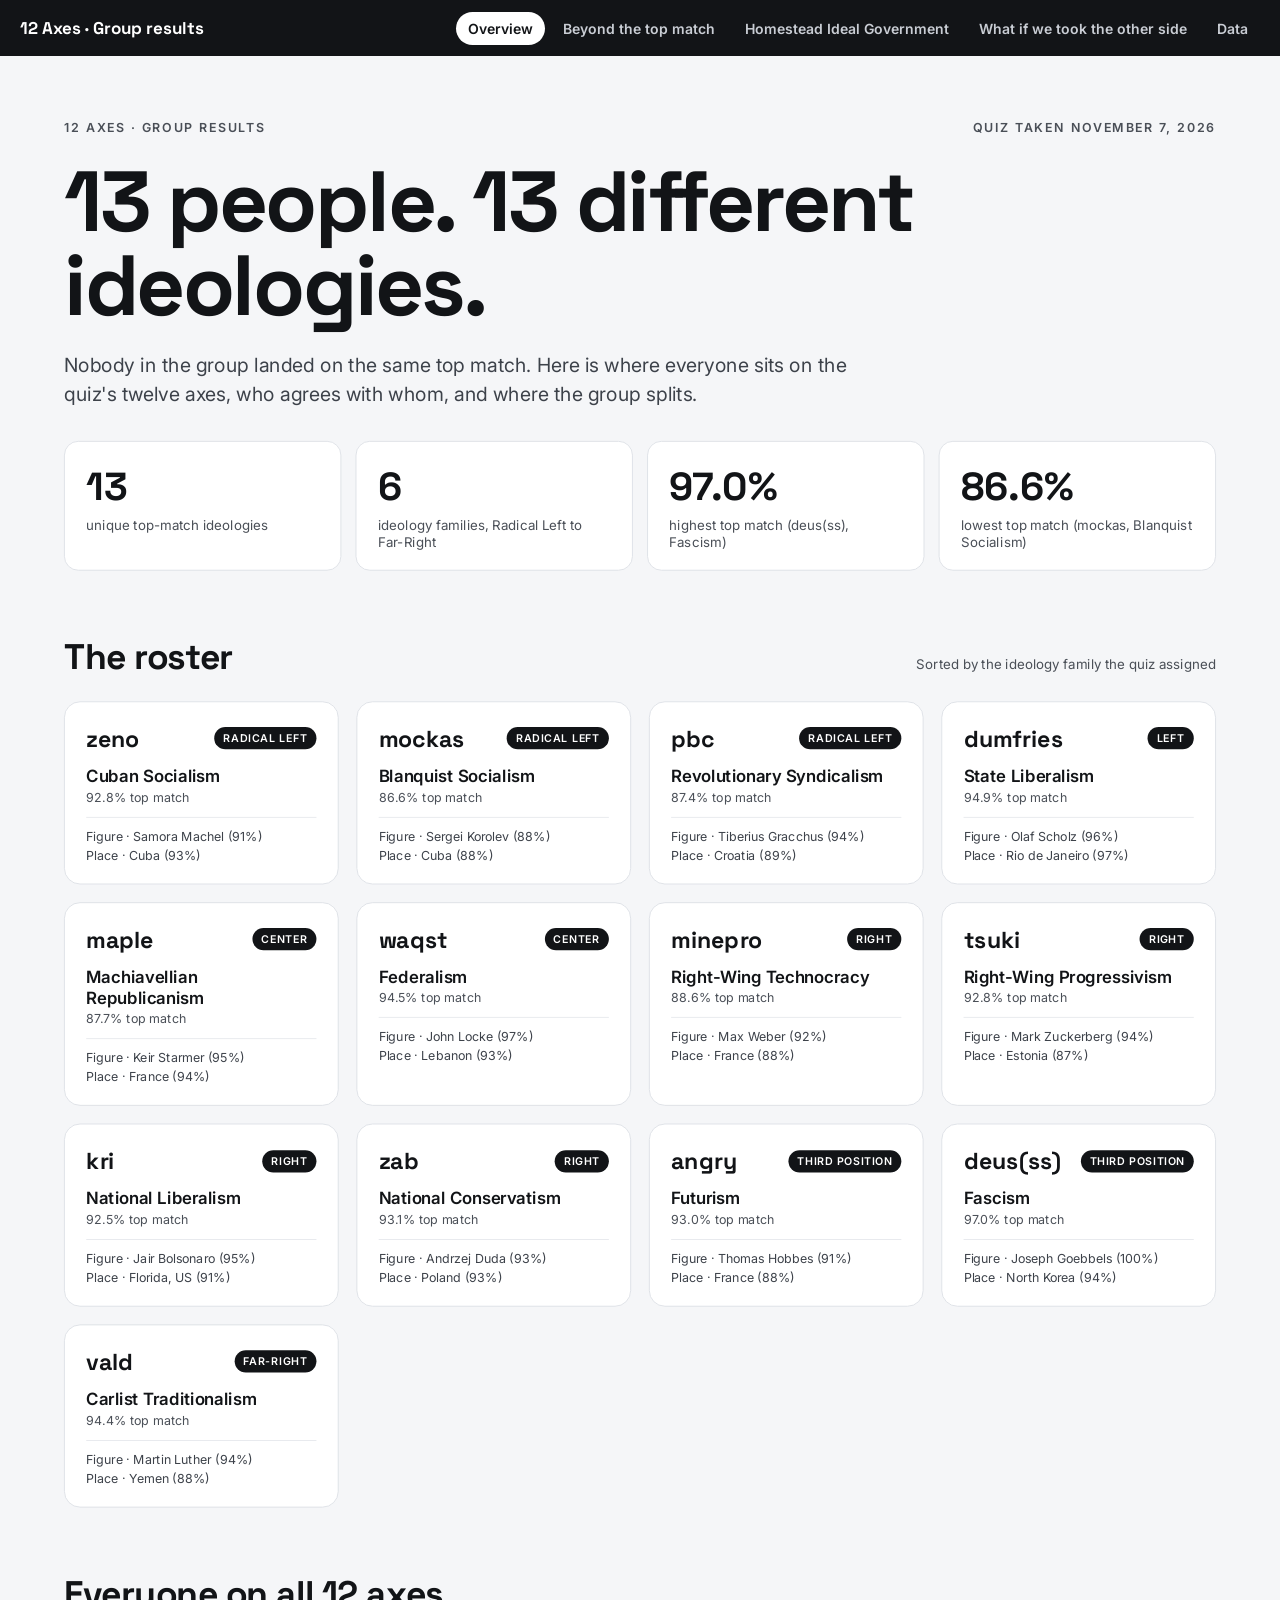
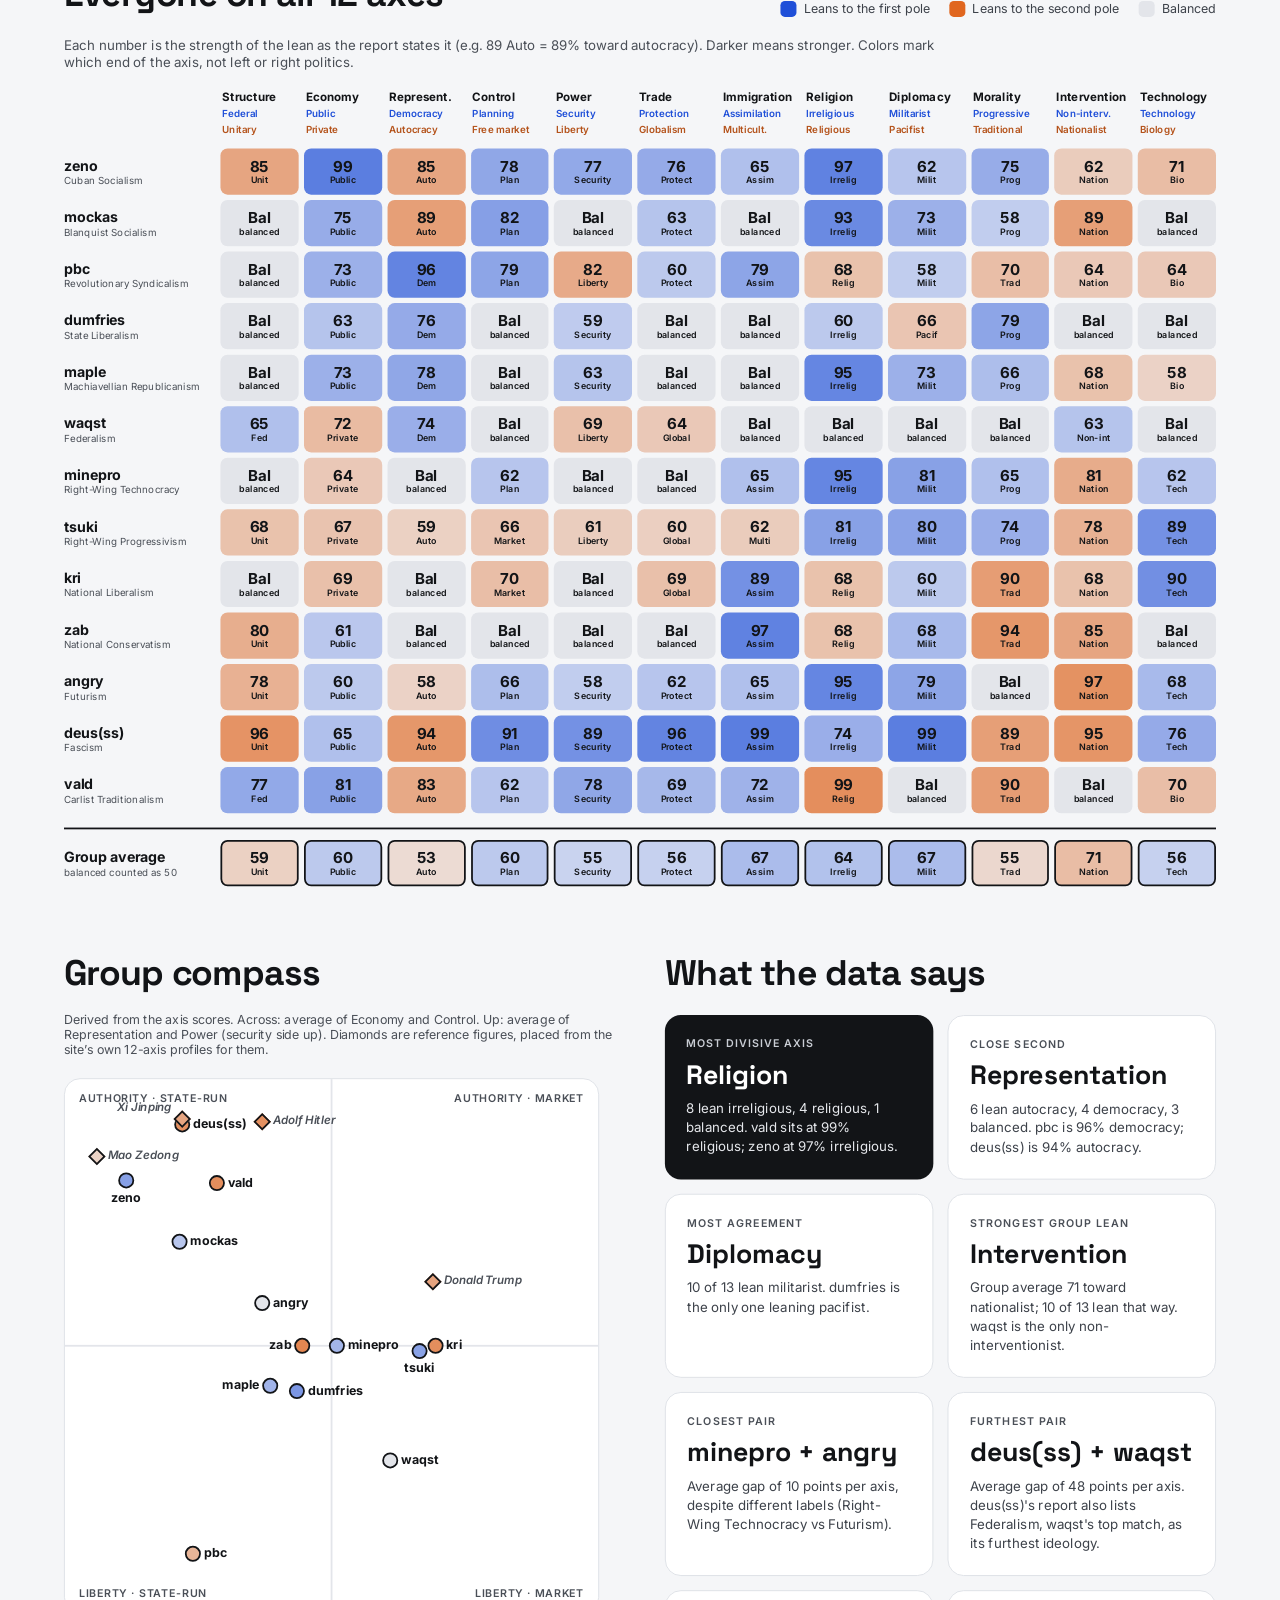
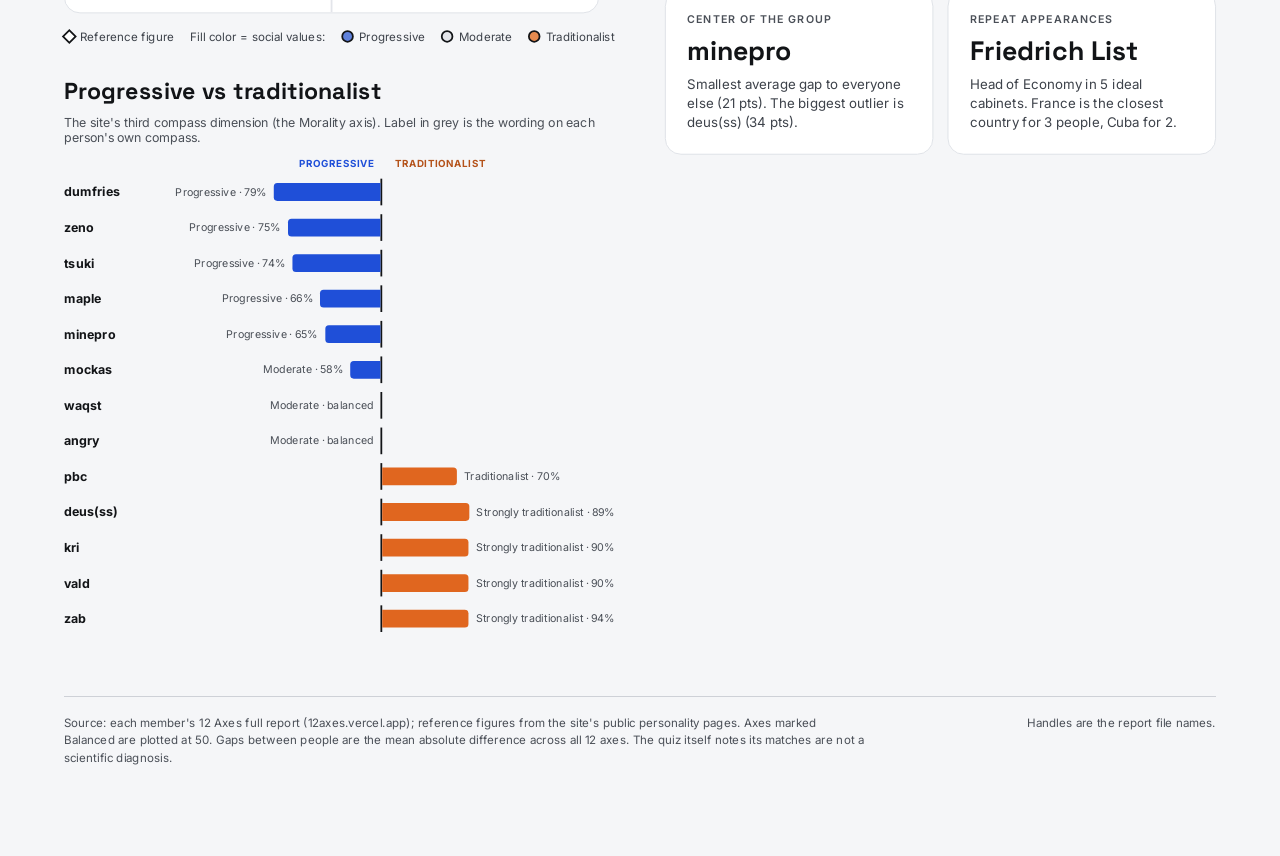
<file: index.html>
<!doctype html>
<html lang="en">
<head>
<meta charset="utf-8">
<meta name="viewport" content="width=device-width, initial-scale=1">
<title>Overview · 12 Axes group results</title>
<link rel="preconnect" href="https://fonts.googleapis.com">
<link href="https://fonts.googleapis.com/css2?family=Inter:wght@400;500;600;700&amp;family=Space+Grotesk:wght@500;600;700&amp;display=swap" rel="stylesheet">
<style>
body{margin:0}
a{color:#1F4FD8}a:hover{color:#163a9e}
</style>

<style>
html,body{margin:0;background:#E9EBEF}
.site-nav{position:sticky;top:0;z-index:10;background:#121417;color:#fff;font-family:Inter,system-ui,sans-serif}
.site-nav .in{max-width:1440px;margin:0 auto;padding:0 20px;display:flex;align-items:center;gap:6px;min-height:56px;flex-wrap:wrap}
.site-nav .brand{font-family:'Space Grotesk',Inter,sans-serif;font-weight:700;font-size:17px;margin-right:auto;padding:12px 0;color:#fff;text-decoration:none}
.site-nav a.tab{color:#C9CDD4;text-decoration:none;font-size:14px;font-weight:600;padding:8px 12px;border-radius:999px}
.site-nav a.tab:hover{color:#fff;background:#2A2E35}
.site-nav a.tab[aria-current="page"]{color:#121417;background:#fff}
.site-nav a:focus-visible{outline:2px solid #8FB0FF;outline-offset:2px}
#frame{margin:0 auto;overflow:hidden}
#stage{width:1440px;transform-origin:top left}
</style>
<link rel="stylesheet" href="mobile.css">
</head>
<body>
<nav class="site-nav" aria-label="Pages"><div class="in"><a class="brand" href="index.html">12 Axes · Group results</a><a class="tab" href="index.html" aria-current="page">Overview</a><a class="tab" href="beyond.html">Beyond the top match</a><a class="tab" href="homestead.html">Homestead Ideal Government</a><a class="tab" href="other-side.html">What if we took the other side</a><a class="tab" href="data.html">Data</a></div></nav>
<main id="frame"><div id="stage" data-height="4500">
<div style="width: 1440px; height: 4500px; box-sizing: border-box; padding: 72px; background: #F5F6F8; color: #121417; font-family: Inter, system-ui, sans-serif; display: flex; flex-direction: column; gap: 72px">

  <header style="display: flex; flex-direction: column; gap: 28px">
    <div style="display: flex; justify-content: space-between; align-items: center; font-size: 14px; letter-spacing: 0.14em; text-transform: uppercase; color: #4A4F57; font-weight: 600">
      <span>12 Axes · Group results</span>
      <span>Quiz taken November 7, 2026</span>
    </div>
    <h1 style="margin: 0; font-family: 'Space Grotesk', Inter, sans-serif; font-size: 96px; line-height: 0.98; letter-spacing: -0.03em; font-weight: 700; max-width: 1100px">13 people. 13 different ideologies.</h1>
    <p style="margin: 0; font-size: 22px; line-height: 1.45; color: #3D424A; max-width: 900px">Nobody in the group landed on the same top match. Here is where everyone sits on the quiz's twelve axes, who agrees with whom, and where the group splits.</p>
    <div style="display: grid; grid-template-columns: repeat(4, minmax(0, 1fr)); gap: 16px; margin-top: 8px">
      <div style="background: #FFFFFF; border: 1px solid #DDE0E5; border-radius: 16px; padding: 22px 24px; display: flex; flex-direction: column; gap: 6px">
        <span style="font-family: 'Space Grotesk', Inter, sans-serif; font-size: 44px; font-weight: 700">13</span>
        <span style="font-size: 15px; color: #4A4F57">unique top-match ideologies</span>
      </div>
      <div style="background: #FFFFFF; border: 1px solid #DDE0E5; border-radius: 16px; padding: 22px 24px; display: flex; flex-direction: column; gap: 6px">
        <span style="font-family: 'Space Grotesk', Inter, sans-serif; font-size: 44px; font-weight: 700">6</span>
        <span style="font-size: 15px; color: #4A4F57">ideology families, Radical Left to Far-Right</span>
      </div>
      <div style="background: #FFFFFF; border: 1px solid #DDE0E5; border-radius: 16px; padding: 22px 24px; display: flex; flex-direction: column; gap: 6px">
        <span style="font-family: 'Space Grotesk', Inter, sans-serif; font-size: 44px; font-weight: 700">97.0%</span>
        <span style="font-size: 15px; color: #4A4F57">highest top match (deus(ss), Fascism)</span>
      </div>
      <div style="background: #FFFFFF; border: 1px solid #DDE0E5; border-radius: 16px; padding: 22px 24px; display: flex; flex-direction: column; gap: 6px">
        <span style="font-family: 'Space Grotesk', Inter, sans-serif; font-size: 44px; font-weight: 700">86.6%</span>
        <span style="font-size: 15px; color: #4A4F57">lowest top match (mockas, Blanquist Socialism)</span>
      </div>
    </div>
  </header>

  <section style="display: flex; flex-direction: column; gap: 24px">
    <div style="display: flex; align-items: baseline; justify-content: space-between">
      <h2 style="margin: 0; font-family: 'Space Grotesk', Inter, sans-serif; font-size: 40px; font-weight: 700; letter-spacing: -0.02em">The roster</h2>
      <span style="font-size: 15px; color: #4A4F57">Sorted by the ideology family the quiz assigned</span>
    </div>
    <div style="display: grid; grid-template-columns: repeat(4, minmax(0, 1fr)); gap: 20px">
      
        <div style="background: #FFFFFF; border: 1px solid #DDE0E5; border-radius: 18px; padding: 24px; display: flex; flex-direction: column; gap: 14px; min-height: 196px; box-sizing: border-box">
          <div style="display: flex; justify-content: space-between; align-items: center; gap: 8px">
            <span style="font-family: 'Space Grotesk', Inter, sans-serif; font-size: 26px; font-weight: 700">zeno</span>
            <span style="font-size: 12px; font-weight: 600; letter-spacing: 0.06em; text-transform: uppercase; background: #121417; color: #FFFFFF; padding: 5px 10px; border-radius: 999px; white-space: nowrap">Radical Left</span>
          </div>
          <div style="display: flex; flex-direction: column; gap: 2px">
            <span style="font-size: 19px; font-weight: 600; line-height: 1.25">Cuban Socialism</span>
            <span style="font-size: 14px; color: #4A4F57">92.8% top match</span>
          </div>
          <div style="display: flex; flex-direction: column; gap: 4px; font-size: 14px; color: #3D424A; border-top: 1px solid #E6E8EC; padding-top: 12px">
            <span>Figure · Samora Machel (91%)</span>
            <span>Place · Cuba (93%)</span>
          </div>
        </div>
      
        <div style="background: #FFFFFF; border: 1px solid #DDE0E5; border-radius: 18px; padding: 24px; display: flex; flex-direction: column; gap: 14px; min-height: 196px; box-sizing: border-box">
          <div style="display: flex; justify-content: space-between; align-items: center; gap: 8px">
            <span style="font-family: 'Space Grotesk', Inter, sans-serif; font-size: 26px; font-weight: 700">mockas</span>
            <span style="font-size: 12px; font-weight: 600; letter-spacing: 0.06em; text-transform: uppercase; background: #121417; color: #FFFFFF; padding: 5px 10px; border-radius: 999px; white-space: nowrap">Radical Left</span>
          </div>
          <div style="display: flex; flex-direction: column; gap: 2px">
            <span style="font-size: 19px; font-weight: 600; line-height: 1.25">Blanquist Socialism</span>
            <span style="font-size: 14px; color: #4A4F57">86.6% top match</span>
          </div>
          <div style="display: flex; flex-direction: column; gap: 4px; font-size: 14px; color: #3D424A; border-top: 1px solid #E6E8EC; padding-top: 12px">
            <span>Figure · Sergei Korolev (88%)</span>
            <span>Place · Cuba (88%)</span>
          </div>
        </div>
      
        <div style="background: #FFFFFF; border: 1px solid #DDE0E5; border-radius: 18px; padding: 24px; display: flex; flex-direction: column; gap: 14px; min-height: 196px; box-sizing: border-box">
          <div style="display: flex; justify-content: space-between; align-items: center; gap: 8px">
            <span style="font-family: 'Space Grotesk', Inter, sans-serif; font-size: 26px; font-weight: 700">pbc</span>
            <span style="font-size: 12px; font-weight: 600; letter-spacing: 0.06em; text-transform: uppercase; background: #121417; color: #FFFFFF; padding: 5px 10px; border-radius: 999px; white-space: nowrap">Radical Left</span>
          </div>
          <div style="display: flex; flex-direction: column; gap: 2px">
            <span style="font-size: 19px; font-weight: 600; line-height: 1.25">Revolutionary Syndicalism</span>
            <span style="font-size: 14px; color: #4A4F57">87.4% top match</span>
          </div>
          <div style="display: flex; flex-direction: column; gap: 4px; font-size: 14px; color: #3D424A; border-top: 1px solid #E6E8EC; padding-top: 12px">
            <span>Figure · Tiberius Gracchus (94%)</span>
            <span>Place · Croatia (89%)</span>
          </div>
        </div>
      
        <div style="background: #FFFFFF; border: 1px solid #DDE0E5; border-radius: 18px; padding: 24px; display: flex; flex-direction: column; gap: 14px; min-height: 196px; box-sizing: border-box">
          <div style="display: flex; justify-content: space-between; align-items: center; gap: 8px">
            <span style="font-family: 'Space Grotesk', Inter, sans-serif; font-size: 26px; font-weight: 700">dumfries</span>
            <span style="font-size: 12px; font-weight: 600; letter-spacing: 0.06em; text-transform: uppercase; background: #121417; color: #FFFFFF; padding: 5px 10px; border-radius: 999px; white-space: nowrap">Left</span>
          </div>
          <div style="display: flex; flex-direction: column; gap: 2px">
            <span style="font-size: 19px; font-weight: 600; line-height: 1.25">State Liberalism</span>
            <span style="font-size: 14px; color: #4A4F57">94.9% top match</span>
          </div>
          <div style="display: flex; flex-direction: column; gap: 4px; font-size: 14px; color: #3D424A; border-top: 1px solid #E6E8EC; padding-top: 12px">
            <span>Figure · Olaf Scholz (96%)</span>
            <span>Place · Rio de Janeiro (97%)</span>
          </div>
        </div>
      
        <div style="background: #FFFFFF; border: 1px solid #DDE0E5; border-radius: 18px; padding: 24px; display: flex; flex-direction: column; gap: 14px; min-height: 196px; box-sizing: border-box">
          <div style="display: flex; justify-content: space-between; align-items: center; gap: 8px">
            <span style="font-family: 'Space Grotesk', Inter, sans-serif; font-size: 26px; font-weight: 700">maple</span>
            <span style="font-size: 12px; font-weight: 600; letter-spacing: 0.06em; text-transform: uppercase; background: #121417; color: #FFFFFF; padding: 5px 10px; border-radius: 999px; white-space: nowrap">Center</span>
          </div>
          <div style="display: flex; flex-direction: column; gap: 2px">
            <span style="font-size: 19px; font-weight: 600; line-height: 1.25">Machiavellian Republicanism</span>
            <span style="font-size: 14px; color: #4A4F57">87.7% top match</span>
          </div>
          <div style="display: flex; flex-direction: column; gap: 4px; font-size: 14px; color: #3D424A; border-top: 1px solid #E6E8EC; padding-top: 12px">
            <span>Figure · Keir Starmer (95%)</span>
            <span>Place · France (94%)</span>
          </div>
        </div>
      
        <div style="background: #FFFFFF; border: 1px solid #DDE0E5; border-radius: 18px; padding: 24px; display: flex; flex-direction: column; gap: 14px; min-height: 196px; box-sizing: border-box">
          <div style="display: flex; justify-content: space-between; align-items: center; gap: 8px">
            <span style="font-family: 'Space Grotesk', Inter, sans-serif; font-size: 26px; font-weight: 700">waqst</span>
            <span style="font-size: 12px; font-weight: 600; letter-spacing: 0.06em; text-transform: uppercase; background: #121417; color: #FFFFFF; padding: 5px 10px; border-radius: 999px; white-space: nowrap">Center</span>
          </div>
          <div style="display: flex; flex-direction: column; gap: 2px">
            <span style="font-size: 19px; font-weight: 600; line-height: 1.25">Federalism</span>
            <span style="font-size: 14px; color: #4A4F57">94.5% top match</span>
          </div>
          <div style="display: flex; flex-direction: column; gap: 4px; font-size: 14px; color: #3D424A; border-top: 1px solid #E6E8EC; padding-top: 12px">
            <span>Figure · John Locke (97%)</span>
            <span>Place · Lebanon (93%)</span>
          </div>
        </div>
      
        <div style="background: #FFFFFF; border: 1px solid #DDE0E5; border-radius: 18px; padding: 24px; display: flex; flex-direction: column; gap: 14px; min-height: 196px; box-sizing: border-box">
          <div style="display: flex; justify-content: space-between; align-items: center; gap: 8px">
            <span style="font-family: 'Space Grotesk', Inter, sans-serif; font-size: 26px; font-weight: 700">minepro</span>
            <span style="font-size: 12px; font-weight: 600; letter-spacing: 0.06em; text-transform: uppercase; background: #121417; color: #FFFFFF; padding: 5px 10px; border-radius: 999px; white-space: nowrap">Right</span>
          </div>
          <div style="display: flex; flex-direction: column; gap: 2px">
            <span style="font-size: 19px; font-weight: 600; line-height: 1.25">Right-Wing Technocracy</span>
            <span style="font-size: 14px; color: #4A4F57">88.6% top match</span>
          </div>
          <div style="display: flex; flex-direction: column; gap: 4px; font-size: 14px; color: #3D424A; border-top: 1px solid #E6E8EC; padding-top: 12px">
            <span>Figure · Max Weber (92%)</span>
            <span>Place · France (88%)</span>
          </div>
        </div>
      
        <div style="background: #FFFFFF; border: 1px solid #DDE0E5; border-radius: 18px; padding: 24px; display: flex; flex-direction: column; gap: 14px; min-height: 196px; box-sizing: border-box">
          <div style="display: flex; justify-content: space-between; align-items: center; gap: 8px">
            <span style="font-family: 'Space Grotesk', Inter, sans-serif; font-size: 26px; font-weight: 700">tsuki</span>
            <span style="font-size: 12px; font-weight: 600; letter-spacing: 0.06em; text-transform: uppercase; background: #121417; color: #FFFFFF; padding: 5px 10px; border-radius: 999px; white-space: nowrap">Right</span>
          </div>
          <div style="display: flex; flex-direction: column; gap: 2px">
            <span style="font-size: 19px; font-weight: 600; line-height: 1.25">Right-Wing Progressivism</span>
            <span style="font-size: 14px; color: #4A4F57">92.8% top match</span>
          </div>
          <div style="display: flex; flex-direction: column; gap: 4px; font-size: 14px; color: #3D424A; border-top: 1px solid #E6E8EC; padding-top: 12px">
            <span>Figure · Mark Zuckerberg (94%)</span>
            <span>Place · Estonia (87%)</span>
          </div>
        </div>
      
        <div style="background: #FFFFFF; border: 1px solid #DDE0E5; border-radius: 18px; padding: 24px; display: flex; flex-direction: column; gap: 14px; min-height: 196px; box-sizing: border-box">
          <div style="display: flex; justify-content: space-between; align-items: center; gap: 8px">
            <span style="font-family: 'Space Grotesk', Inter, sans-serif; font-size: 26px; font-weight: 700">kri</span>
            <span style="font-size: 12px; font-weight: 600; letter-spacing: 0.06em; text-transform: uppercase; background: #121417; color: #FFFFFF; padding: 5px 10px; border-radius: 999px; white-space: nowrap">Right</span>
          </div>
          <div style="display: flex; flex-direction: column; gap: 2px">
            <span style="font-size: 19px; font-weight: 600; line-height: 1.25">National Liberalism</span>
            <span style="font-size: 14px; color: #4A4F57">92.5% top match</span>
          </div>
          <div style="display: flex; flex-direction: column; gap: 4px; font-size: 14px; color: #3D424A; border-top: 1px solid #E6E8EC; padding-top: 12px">
            <span>Figure · Jair Bolsonaro (95%)</span>
            <span>Place · Florida, US (91%)</span>
          </div>
        </div>
        <div style="background: #FFFFFF; border: 1px solid #DDE0E5; border-radius: 18px; padding: 24px; display: flex; flex-direction: column; gap: 14px; min-height: 196px; box-sizing: border-box">
          <div style="display: flex; justify-content: space-between; align-items: center; gap: 8px">
            <span style="font-family: 'Space Grotesk', Inter, sans-serif; font-size: 26px; font-weight: 700">zab</span>
            <span style="font-size: 12px; font-weight: 600; letter-spacing: 0.06em; text-transform: uppercase; background: #121417; color: #FFFFFF; padding: 5px 10px; border-radius: 999px; white-space: nowrap">Right</span>
          </div>
          <div style="display: flex; flex-direction: column; gap: 2px">
            <span style="font-size: 19px; font-weight: 600; line-height: 1.25">National Conservatism</span>
            <span style="font-size: 14px; color: #4A4F57">93.1% top match</span>
          </div>
          <div style="display: flex; flex-direction: column; gap: 4px; font-size: 14px; color: #3D424A; border-top: 1px solid #E6E8EC; padding-top: 12px">
            <span>Figure · Andrzej Duda (93%)</span>
            <span>Place · Poland (93%)</span>
          </div>
        </div>
      
        <div style="background: #FFFFFF; border: 1px solid #DDE0E5; border-radius: 18px; padding: 24px; display: flex; flex-direction: column; gap: 14px; min-height: 196px; box-sizing: border-box">
          <div style="display: flex; justify-content: space-between; align-items: center; gap: 8px">
            <span style="font-family: 'Space Grotesk', Inter, sans-serif; font-size: 26px; font-weight: 700">angry</span>
            <span style="font-size: 12px; font-weight: 600; letter-spacing: 0.06em; text-transform: uppercase; background: #121417; color: #FFFFFF; padding: 5px 10px; border-radius: 999px; white-space: nowrap">Third Position</span>
          </div>
          <div style="display: flex; flex-direction: column; gap: 2px">
            <span style="font-size: 19px; font-weight: 600; line-height: 1.25">Futurism</span>
            <span style="font-size: 14px; color: #4A4F57">93.0% top match</span>
          </div>
          <div style="display: flex; flex-direction: column; gap: 4px; font-size: 14px; color: #3D424A; border-top: 1px solid #E6E8EC; padding-top: 12px">
            <span>Figure · Thomas Hobbes (91%)</span>
            <span>Place · France (88%)</span>
          </div>
        </div>
      
        <div style="background: #FFFFFF; border: 1px solid #DDE0E5; border-radius: 18px; padding: 24px; display: flex; flex-direction: column; gap: 14px; min-height: 196px; box-sizing: border-box">
          <div style="display: flex; justify-content: space-between; align-items: center; gap: 8px">
            <span style="font-family: 'Space Grotesk', Inter, sans-serif; font-size: 26px; font-weight: 700">deus(ss)</span>
            <span style="font-size: 12px; font-weight: 600; letter-spacing: 0.06em; text-transform: uppercase; background: #121417; color: #FFFFFF; padding: 5px 10px; border-radius: 999px; white-space: nowrap">Third Position</span>
          </div>
          <div style="display: flex; flex-direction: column; gap: 2px">
            <span style="font-size: 19px; font-weight: 600; line-height: 1.25">Fascism</span>
            <span style="font-size: 14px; color: #4A4F57">97.0% top match</span>
          </div>
          <div style="display: flex; flex-direction: column; gap: 4px; font-size: 14px; color: #3D424A; border-top: 1px solid #E6E8EC; padding-top: 12px">
            <span>Figure · Joseph Goebbels (100%)</span>
            <span>Place · North Korea (94%)</span>
          </div>
        </div>
      
        <div style="background: #FFFFFF; border: 1px solid #DDE0E5; border-radius: 18px; padding: 24px; display: flex; flex-direction: column; gap: 14px; min-height: 196px; box-sizing: border-box">
          <div style="display: flex; justify-content: space-between; align-items: center; gap: 8px">
            <span style="font-family: 'Space Grotesk', Inter, sans-serif; font-size: 26px; font-weight: 700">vald</span>
            <span style="font-size: 12px; font-weight: 600; letter-spacing: 0.06em; text-transform: uppercase; background: #121417; color: #FFFFFF; padding: 5px 10px; border-radius: 999px; white-space: nowrap">Far-Right</span>
          </div>
          <div style="display: flex; flex-direction: column; gap: 2px">
            <span style="font-size: 19px; font-weight: 600; line-height: 1.25">Carlist Traditionalism</span>
            <span style="font-size: 14px; color: #4A4F57">94.4% top match</span>
          </div>
          <div style="display: flex; flex-direction: column; gap: 4px; font-size: 14px; color: #3D424A; border-top: 1px solid #E6E8EC; padding-top: 12px">
            <span>Figure · Martin Luther (94%)</span>
            <span>Place · Yemen (88%)</span>
          </div>
        </div>
      
    </div>
  </section>

  <section style="display: flex; flex-direction: column; gap: 22px">
    <div style="display: flex; align-items: flex-end; justify-content: space-between; gap: 40px">
      <h2 style="margin: 0; font-family: 'Space Grotesk', Inter, sans-serif; font-size: 40px; font-weight: 700; letter-spacing: -0.02em">Everyone on all 12 axes</h2>
      <div style="display: flex; gap: 22px; align-items: center; font-size: 14px; color: #3D424A">
        <span style="display: flex; align-items: center; gap: 8px"><span style="width: 18px; height: 18px; border-radius: 5px; background: #1F4FD8; display: inline-block"></span>Leans to the first pole</span>
        <span style="display: flex; align-items: center; gap: 8px"><span style="width: 18px; height: 18px; border-radius: 5px; background: #E0661F; display: inline-block"></span>Leans to the second pole</span>
        <span style="display: flex; align-items: center; gap: 8px"><span style="width: 18px; height: 18px; border-radius: 5px; background: #E3E5EA; display: inline-block"></span>Balanced</span>
      </div>
    </div>
    <p style="margin: 0; font-size: 15px; color: #4A4F57; max-width: 980px">Each number is the strength of the lean as the report states it (e.g. 89 Auto = 89% toward autocracy). Darker means stronger. Colors mark which end of the axis, not left or right politics.</p>

    <div style="display: flex; flex-direction: column; gap: 6px">
      <div style="display: grid; grid-template-columns: 170px repeat(12, minmax(0, 1fr)); gap: 6px; align-items: end">
        <span></span>
        
          <div style="display: flex; flex-direction: column; gap: 4px; padding: 0 2px 8px">
            <span style="font-size: 13px; font-weight: 700">Structure</span>
            <span style="font-size: 11px; font-weight: 600; color: #1F4FD8">Federal</span>
            <span style="font-size: 11px; font-weight: 600; color: #B4521A">Unitary</span>
          </div>
        
          <div style="display: flex; flex-direction: column; gap: 4px; padding: 0 2px 8px">
            <span style="font-size: 13px; font-weight: 700">Economy</span>
            <span style="font-size: 11px; font-weight: 600; color: #1F4FD8">Public</span>
            <span style="font-size: 11px; font-weight: 600; color: #B4521A">Private</span>
          </div>
        
          <div style="display: flex; flex-direction: column; gap: 4px; padding: 0 2px 8px">
            <span style="font-size: 13px; font-weight: 700">Represent.</span>
            <span style="font-size: 11px; font-weight: 600; color: #1F4FD8">Democracy</span>
            <span style="font-size: 11px; font-weight: 600; color: #B4521A">Autocracy</span>
          </div>
        
          <div style="display: flex; flex-direction: column; gap: 4px; padding: 0 2px 8px">
            <span style="font-size: 13px; font-weight: 700">Control</span>
            <span style="font-size: 11px; font-weight: 600; color: #1F4FD8">Planning</span>
            <span style="font-size: 11px; font-weight: 600; color: #B4521A">Free market</span>
          </div>
        
          <div style="display: flex; flex-direction: column; gap: 4px; padding: 0 2px 8px">
            <span style="font-size: 13px; font-weight: 700">Power</span>
            <span style="font-size: 11px; font-weight: 600; color: #1F4FD8">Security</span>
            <span style="font-size: 11px; font-weight: 600; color: #B4521A">Liberty</span>
          </div>
        
          <div style="display: flex; flex-direction: column; gap: 4px; padding: 0 2px 8px">
            <span style="font-size: 13px; font-weight: 700">Trade</span>
            <span style="font-size: 11px; font-weight: 600; color: #1F4FD8">Protection</span>
            <span style="font-size: 11px; font-weight: 600; color: #B4521A">Globalism</span>
          </div>
        
          <div style="display: flex; flex-direction: column; gap: 4px; padding: 0 2px 8px">
            <span style="font-size: 13px; font-weight: 700">Immigration</span>
            <span style="font-size: 11px; font-weight: 600; color: #1F4FD8">Assimilation</span>
            <span style="font-size: 11px; font-weight: 600; color: #B4521A">Multicult.</span>
          </div>
        
          <div style="display: flex; flex-direction: column; gap: 4px; padding: 0 2px 8px">
            <span style="font-size: 13px; font-weight: 700">Religion</span>
            <span style="font-size: 11px; font-weight: 600; color: #1F4FD8">Irreligious</span>
            <span style="font-size: 11px; font-weight: 600; color: #B4521A">Religious</span>
          </div>
        
          <div style="display: flex; flex-direction: column; gap: 4px; padding: 0 2px 8px">
            <span style="font-size: 13px; font-weight: 700">Diplomacy</span>
            <span style="font-size: 11px; font-weight: 600; color: #1F4FD8">Militarist</span>
            <span style="font-size: 11px; font-weight: 600; color: #B4521A">Pacifist</span>
          </div>
        
          <div style="display: flex; flex-direction: column; gap: 4px; padding: 0 2px 8px">
            <span style="font-size: 13px; font-weight: 700">Morality</span>
            <span style="font-size: 11px; font-weight: 600; color: #1F4FD8">Progressive</span>
            <span style="font-size: 11px; font-weight: 600; color: #B4521A">Traditional</span>
          </div>
        
          <div style="display: flex; flex-direction: column; gap: 4px; padding: 0 2px 8px">
            <span style="font-size: 13px; font-weight: 700">Intervention</span>
            <span style="font-size: 11px; font-weight: 600; color: #1F4FD8">Non-interv.</span>
            <span style="font-size: 11px; font-weight: 600; color: #B4521A">Nationalist</span>
          </div>
        
          <div style="display: flex; flex-direction: column; gap: 4px; padding: 0 2px 8px">
            <span style="font-size: 13px; font-weight: 700">Technology</span>
            <span style="font-size: 11px; font-weight: 600; color: #1F4FD8">Technology</span>
            <span style="font-size: 11px; font-weight: 600; color: #B4521A">Biology</span>
          </div>
        
      </div>
      
        <div style="display: grid; grid-template-columns: 170px repeat(12, minmax(0, 1fr)); gap: 6px">
          <div style="display: flex; flex-direction: column; justify-content: center; height: 52px">
            <span style="font-size: 16px; font-weight: 700">zeno</span>
            <span style="font-size: 11px; color: #4A4F57; white-space: nowrap; overflow: hidden; text-overflow: ellipsis">Cuban Socialism</span>
          </div>
          
            <div style="height: 52px; border-radius: 8px; background: rgb(230,165,129); display: flex; flex-direction: column; align-items: center; justify-content: center; line-height: 1.1">
              <span style="font-size: 17px; font-weight: 700; color: #121417">85</span>
              <span style="font-size: 10px; font-weight: 600; color: #121417">Unit</span>
            </div>
          
            <div style="height: 52px; border-radius: 8px; background: rgb(91,126,224); display: flex; flex-direction: column; align-items: center; justify-content: center; line-height: 1.1">
              <span style="font-size: 17px; font-weight: 700; color: #121417">99</span>
              <span style="font-size: 10px; font-weight: 600; color: #121417">Public</span>
            </div>
          
            <div style="height: 52px; border-radius: 8px; background: rgb(230,165,129); display: flex; flex-direction: column; align-items: center; justify-content: center; line-height: 1.1">
              <span style="font-size: 17px; font-weight: 700; color: #121417">85</span>
              <span style="font-size: 10px; font-weight: 600; color: #121417">Auto</span>
            </div>
          
            <div style="height: 52px; border-radius: 8px; background: rgb(144,167,231); display: flex; flex-direction: column; align-items: center; justify-content: center; line-height: 1.1">
              <span style="font-size: 17px; font-weight: 700; color: #121417">78</span>
              <span style="font-size: 10px; font-weight: 600; color: #121417">Plan</span>
            </div>
          
            <div style="height: 52px; border-radius: 8px; background: rgb(146,169,232); display: flex; flex-direction: column; align-items: center; justify-content: center; line-height: 1.1">
              <span style="font-size: 17px; font-weight: 700; color: #121417">77</span>
              <span style="font-size: 10px; font-weight: 600; color: #121417">Security</span>
            </div>
          
            <div style="height: 52px; border-radius: 8px; background: rgb(149,170,232); display: flex; flex-direction: column; align-items: center; justify-content: center; line-height: 1.1">
              <span style="font-size: 17px; font-weight: 700; color: #121417">76</span>
              <span style="font-size: 10px; font-weight: 600; color: #121417">Protect</span>
            </div>
          
            <div style="height: 52px; border-radius: 8px; background: rgb(176,192,236); display: flex; flex-direction: column; align-items: center; justify-content: center; line-height: 1.1">
              <span style="font-size: 17px; font-weight: 700; color: #121417">65</span>
              <span style="font-size: 10px; font-weight: 600; color: #121417">Assim</span>
            </div>
          
            <div style="height: 52px; border-radius: 8px; background: rgb(96,130,225); display: flex; flex-direction: column; align-items: center; justify-content: center; line-height: 1.1">
              <span style="font-size: 17px; font-weight: 700; color: #121417">97</span>
              <span style="font-size: 10px; font-weight: 600; color: #121417">Irrelig</span>
            </div>
          
            <div style="height: 52px; border-radius: 8px; background: rgb(183,197,237); display: flex; flex-direction: column; align-items: center; justify-content: center; line-height: 1.1">
              <span style="font-size: 17px; font-weight: 700; color: #121417">62</span>
              <span style="font-size: 10px; font-weight: 600; color: #121417">Milit</span>
            </div>
          
            <div style="height: 52px; border-radius: 8px; background: rgb(151,172,232); display: flex; flex-direction: column; align-items: center; justify-content: center; line-height: 1.1">
              <span style="font-size: 17px; font-weight: 700; color: #121417">75</span>
              <span style="font-size: 10px; font-weight: 600; color: #121417">Prog</span>
            </div>
          
            <div style="height: 52px; border-radius: 8px; background: rgb(234,204,188); display: flex; flex-direction: column; align-items: center; justify-content: center; line-height: 1.1">
              <span style="font-size: 17px; font-weight: 700; color: #121417">62</span>
              <span style="font-size: 10px; font-weight: 600; color: #121417">Nation</span>
            </div>
          
            <div style="height: 52px; border-radius: 8px; background: rgb(233,189,165); display: flex; flex-direction: column; align-items: center; justify-content: center; line-height: 1.1">
              <span style="font-size: 17px; font-weight: 700; color: #121417">71</span>
              <span style="font-size: 10px; font-weight: 600; color: #121417">Bio</span>
            </div>
          
        </div>
      
        <div style="display: grid; grid-template-columns: 170px repeat(12, minmax(0, 1fr)); gap: 6px">
          <div style="display: flex; flex-direction: column; justify-content: center; height: 52px">
            <span style="font-size: 16px; font-weight: 700">mockas</span>
            <span style="font-size: 11px; color: #4A4F57; white-space: nowrap; overflow: hidden; text-overflow: ellipsis">Blanquist Socialism</span>
          </div>
          
            <div style="height: 52px; border-radius: 8px; background: #E3E5EA; display: flex; flex-direction: column; align-items: center; justify-content: center; line-height: 1.1">
              <span style="font-size: 17px; font-weight: 700; color: #121417">Bal</span>
              <span style="font-size: 10px; font-weight: 600; color: #121417">balanced</span>
            </div>
          
            <div style="height: 52px; border-radius: 8px; background: rgb(151,172,232); display: flex; flex-direction: column; align-items: center; justify-content: center; line-height: 1.1">
              <span style="font-size: 17px; font-weight: 700; color: #121417">75</span>
              <span style="font-size: 10px; font-weight: 600; color: #121417">Public</span>
            </div>
          
            <div style="height: 52px; border-radius: 8px; background: rgb(230,159,119); display: flex; flex-direction: column; align-items: center; justify-content: center; line-height: 1.1">
              <span style="font-size: 17px; font-weight: 700; color: #121417">89</span>
              <span style="font-size: 10px; font-weight: 600; color: #121417">Auto</span>
            </div>
          
            <div style="height: 52px; border-radius: 8px; background: rgb(134,159,230); display: flex; flex-direction: column; align-items: center; justify-content: center; line-height: 1.1">
              <span style="font-size: 17px; font-weight: 700; color: #121417">82</span>
              <span style="font-size: 10px; font-weight: 600; color: #121417">Plan</span>
            </div>
          
            <div style="height: 52px; border-radius: 8px; background: #E3E5EA; display: flex; flex-direction: column; align-items: center; justify-content: center; line-height: 1.1">
              <span style="font-size: 17px; font-weight: 700; color: #121417">Bal</span>
              <span style="font-size: 10px; font-weight: 600; color: #121417">balanced</span>
            </div>
          
            <div style="height: 52px; border-radius: 8px; background: rgb(181,196,236); display: flex; flex-direction: column; align-items: center; justify-content: center; line-height: 1.1">
              <span style="font-size: 17px; font-weight: 700; color: #121417">63</span>
              <span style="font-size: 10px; font-weight: 600; color: #121417">Protect</span>
            </div>
          
            <div style="height: 52px; border-radius: 8px; background: #E3E5EA; display: flex; flex-direction: column; align-items: center; justify-content: center; line-height: 1.1">
              <span style="font-size: 17px; font-weight: 700; color: #121417">Bal</span>
              <span style="font-size: 10px; font-weight: 600; color: #121417">balanced</span>
            </div>
          
            <div style="height: 52px; border-radius: 8px; background: rgb(106,138,226); display: flex; flex-direction: column; align-items: center; justify-content: center; line-height: 1.1">
              <span style="font-size: 17px; font-weight: 700; color: #121417">93</span>
              <span style="font-size: 10px; font-weight: 600; color: #121417">Irrelig</span>
            </div>
          
            <div style="height: 52px; border-radius: 8px; background: rgb(156,176,233); display: flex; flex-direction: column; align-items: center; justify-content: center; line-height: 1.1">
              <span style="font-size: 17px; font-weight: 700; color: #121417">73</span>
              <span style="font-size: 10px; font-weight: 600; color: #121417">Milit</span>
            </div>
          
            <div style="height: 52px; border-radius: 8px; background: rgb(193,205,238); display: flex; flex-direction: column; align-items: center; justify-content: center; line-height: 1.1">
              <span style="font-size: 17px; font-weight: 700; color: #121417">58</span>
              <span style="font-size: 10px; font-weight: 600; color: #121417">Prog</span>
            </div>
          
            <div style="height: 52px; border-radius: 8px; background: rgb(230,159,119); display: flex; flex-direction: column; align-items: center; justify-content: center; line-height: 1.1">
              <span style="font-size: 17px; font-weight: 700; color: #121417">89</span>
              <span style="font-size: 10px; font-weight: 600; color: #121417">Nation</span>
            </div>
          
            <div style="height: 52px; border-radius: 8px; background: #E3E5EA; display: flex; flex-direction: column; align-items: center; justify-content: center; line-height: 1.1">
              <span style="font-size: 17px; font-weight: 700; color: #121417">Bal</span>
              <span style="font-size: 10px; font-weight: 600; color: #121417">balanced</span>
            </div>
          
        </div>
      
        <div style="display: grid; grid-template-columns: 170px repeat(12, minmax(0, 1fr)); gap: 6px">
          <div style="display: flex; flex-direction: column; justify-content: center; height: 52px">
            <span style="font-size: 16px; font-weight: 700">pbc</span>
            <span style="font-size: 11px; color: #4A4F57; white-space: nowrap; overflow: hidden; text-overflow: ellipsis">Revolutionary Syndicalism</span>
          </div>
          
            <div style="height: 52px; border-radius: 8px; background: #E3E5EA; display: flex; flex-direction: column; align-items: center; justify-content: center; line-height: 1.1">
              <span style="font-size: 17px; font-weight: 700; color: #121417">Bal</span>
              <span style="font-size: 10px; font-weight: 600; color: #121417">balanced</span>
            </div>
          
            <div style="height: 52px; border-radius: 8px; background: rgb(156,176,233); display: flex; flex-direction: column; align-items: center; justify-content: center; line-height: 1.1">
              <span style="font-size: 17px; font-weight: 700; color: #121417">73</span>
              <span style="font-size: 10px; font-weight: 600; color: #121417">Public</span>
            </div>
          
            <div style="height: 52px; border-radius: 8px; background: rgb(99,132,225); display: flex; flex-direction: column; align-items: center; justify-content: center; line-height: 1.1">
              <span style="font-size: 17px; font-weight: 700; color: #121417">96</span>
              <span style="font-size: 10px; font-weight: 600; color: #121417">Dem</span>
            </div>
          
            <div style="height: 52px; border-radius: 8px; background: rgb(141,165,231); display: flex; flex-direction: column; align-items: center; justify-content: center; line-height: 1.1">
              <span style="font-size: 17px; font-weight: 700; color: #121417">79</span>
              <span style="font-size: 10px; font-weight: 600; color: #121417">Plan</span>
            </div>
          
            <div style="height: 52px; border-radius: 8px; background: rgb(231,170,137); display: flex; flex-direction: column; align-items: center; justify-content: center; line-height: 1.1">
              <span style="font-size: 17px; font-weight: 700; color: #121417">82</span>
              <span style="font-size: 10px; font-weight: 600; color: #121417">Liberty</span>
            </div>
          
            <div style="height: 52px; border-radius: 8px; background: rgb(188,201,237); display: flex; flex-direction: column; align-items: center; justify-content: center; line-height: 1.1">
              <span style="font-size: 17px; font-weight: 700; color: #121417">60</span>
              <span style="font-size: 10px; font-weight: 600; color: #121417">Protect</span>
            </div>
          
            <div style="height: 52px; border-radius: 8px; background: rgb(141,165,231); display: flex; flex-direction: column; align-items: center; justify-content: center; line-height: 1.1">
              <span style="font-size: 17px; font-weight: 700; color: #121417">79</span>
              <span style="font-size: 10px; font-weight: 600; color: #121417">Assim</span>
            </div>
          
            <div style="height: 52px; border-radius: 8px; background: rgb(233,194,172); display: flex; flex-direction: column; align-items: center; justify-content: center; line-height: 1.1">
              <span style="font-size: 17px; font-weight: 700; color: #121417">68</span>
              <span style="font-size: 10px; font-weight: 600; color: #121417">Relig</span>
            </div>
          
            <div style="height: 52px; border-radius: 8px; background: rgb(193,205,238); display: flex; flex-direction: column; align-items: center; justify-content: center; line-height: 1.1">
              <span style="font-size: 17px; font-weight: 700; color: #121417">58</span>
              <span style="font-size: 10px; font-weight: 600; color: #121417">Milit</span>
            </div>
          
            <div style="height: 52px; border-radius: 8px; background: rgb(233,190,167); display: flex; flex-direction: column; align-items: center; justify-content: center; line-height: 1.1">
              <span style="font-size: 17px; font-weight: 700; color: #121417">70</span>
              <span style="font-size: 10px; font-weight: 600; color: #121417">Trad</span>
            </div>
          
            <div style="height: 52px; border-radius: 8px; background: rgb(234,200,183); display: flex; flex-direction: column; align-items: center; justify-content: center; line-height: 1.1">
              <span style="font-size: 17px; font-weight: 700; color: #121417">64</span>
              <span style="font-size: 10px; font-weight: 600; color: #121417">Nation</span>
            </div>
          
            <div style="height: 52px; border-radius: 8px; background: rgb(234,200,183); display: flex; flex-direction: column; align-items: center; justify-content: center; line-height: 1.1">
              <span style="font-size: 17px; font-weight: 700; color: #121417">64</span>
              <span style="font-size: 10px; font-weight: 600; color: #121417">Bio</span>
            </div>
          
        </div>
      
        <div style="display: grid; grid-template-columns: 170px repeat(12, minmax(0, 1fr)); gap: 6px">
          <div style="display: flex; flex-direction: column; justify-content: center; height: 52px">
            <span style="font-size: 16px; font-weight: 700">dumfries</span>
            <span style="font-size: 11px; color: #4A4F57; white-space: nowrap; overflow: hidden; text-overflow: ellipsis">State Liberalism</span>
          </div>
          
            <div style="height: 52px; border-radius: 8px; background: #E3E5EA; display: flex; flex-direction: column; align-items: center; justify-content: center; line-height: 1.1">
              <span style="font-size: 17px; font-weight: 700; color: #121417">Bal</span>
              <span style="font-size: 10px; font-weight: 600; color: #121417">balanced</span>
            </div>
          
            <div style="height: 52px; border-radius: 8px; background: rgb(181,196,236); display: flex; flex-direction: column; align-items: center; justify-content: center; line-height: 1.1">
              <span style="font-size: 17px; font-weight: 700; color: #121417">63</span>
              <span style="font-size: 10px; font-weight: 600; color: #121417">Public</span>
            </div>
          
            <div style="height: 52px; border-radius: 8px; background: rgb(149,170,232); display: flex; flex-direction: column; align-items: center; justify-content: center; line-height: 1.1">
              <span style="font-size: 17px; font-weight: 700; color: #121417">76</span>
              <span style="font-size: 10px; font-weight: 600; color: #121417">Dem</span>
            </div>
          
            <div style="height: 52px; border-radius: 8px; background: #E3E5EA; display: flex; flex-direction: column; align-items: center; justify-content: center; line-height: 1.1">
              <span style="font-size: 17px; font-weight: 700; color: #121417">Bal</span>
              <span style="font-size: 10px; font-weight: 600; color: #121417">balanced</span>
            </div>
          
            <div style="height: 52px; border-radius: 8px; background: rgb(191,203,238); display: flex; flex-direction: column; align-items: center; justify-content: center; line-height: 1.1">
              <span style="font-size: 17px; font-weight: 700; color: #121417">59</span>
              <span style="font-size: 10px; font-weight: 600; color: #121417">Security</span>
            </div>
          
            <div style="height: 52px; border-radius: 8px; background: #E3E5EA; display: flex; flex-direction: column; align-items: center; justify-content: center; line-height: 1.1">
              <span style="font-size: 17px; font-weight: 700; color: #121417">Bal</span>
              <span style="font-size: 10px; font-weight: 600; color: #121417">balanced</span>
            </div>
          
            <div style="height: 52px; border-radius: 8px; background: #E3E5EA; display: flex; flex-direction: column; align-items: center; justify-content: center; line-height: 1.1">
              <span style="font-size: 17px; font-weight: 700; color: #121417">Bal</span>
              <span style="font-size: 10px; font-weight: 600; color: #121417">balanced</span>
            </div>
          
            <div style="height: 52px; border-radius: 8px; background: rgb(188,201,237); display: flex; flex-direction: column; align-items: center; justify-content: center; line-height: 1.1">
              <span style="font-size: 17px; font-weight: 700; color: #121417">60</span>
              <span style="font-size: 10px; font-weight: 600; color: #121417">Irrelig</span>
            </div>
          
            <div style="height: 52px; border-radius: 8px; background: rgb(234,197,178); display: flex; flex-direction: column; align-items: center; justify-content: center; line-height: 1.1">
              <span style="font-size: 17px; font-weight: 700; color: #121417">66</span>
              <span style="font-size: 10px; font-weight: 600; color: #121417">Pacif</span>
            </div>
          
            <div style="height: 52px; border-radius: 8px; background: rgb(141,165,231); display: flex; flex-direction: column; align-items: center; justify-content: center; line-height: 1.1">
              <span style="font-size: 17px; font-weight: 700; color: #121417">79</span>
              <span style="font-size: 10px; font-weight: 600; color: #121417">Prog</span>
            </div>
          
            <div style="height: 52px; border-radius: 8px; background: #E3E5EA; display: flex; flex-direction: column; align-items: center; justify-content: center; line-height: 1.1">
              <span style="font-size: 17px; font-weight: 700; color: #121417">Bal</span>
              <span style="font-size: 10px; font-weight: 600; color: #121417">balanced</span>
            </div>
          
            <div style="height: 52px; border-radius: 8px; background: #E3E5EA; display: flex; flex-direction: column; align-items: center; justify-content: center; line-height: 1.1">
              <span style="font-size: 17px; font-weight: 700; color: #121417">Bal</span>
              <span style="font-size: 10px; font-weight: 600; color: #121417">balanced</span>
            </div>
          
        </div>
      
        <div style="display: grid; grid-template-columns: 170px repeat(12, minmax(0, 1fr)); gap: 6px">
          <div style="display: flex; flex-direction: column; justify-content: center; height: 52px">
            <span style="font-size: 16px; font-weight: 700">maple</span>
            <span style="font-size: 11px; color: #4A4F57; white-space: nowrap; overflow: hidden; text-overflow: ellipsis">Machiavellian Republicanism</span>
          </div>
          
            <div style="height: 52px; border-radius: 8px; background: #E3E5EA; display: flex; flex-direction: column; align-items: center; justify-content: center; line-height: 1.1">
              <span style="font-size: 17px; font-weight: 700; color: #121417">Bal</span>
              <span style="font-size: 10px; font-weight: 600; color: #121417">balanced</span>
            </div>
          
            <div style="height: 52px; border-radius: 8px; background: rgb(156,176,233); display: flex; flex-direction: column; align-items: center; justify-content: center; line-height: 1.1">
              <span style="font-size: 17px; font-weight: 700; color: #121417">73</span>
              <span style="font-size: 10px; font-weight: 600; color: #121417">Public</span>
            </div>
          
            <div style="height: 52px; border-radius: 8px; background: rgb(144,167,231); display: flex; flex-direction: column; align-items: center; justify-content: center; line-height: 1.1">
              <span style="font-size: 17px; font-weight: 700; color: #121417">78</span>
              <span style="font-size: 10px; font-weight: 600; color: #121417">Dem</span>
            </div>
          
            <div style="height: 52px; border-radius: 8px; background: #E3E5EA; display: flex; flex-direction: column; align-items: center; justify-content: center; line-height: 1.1">
              <span style="font-size: 17px; font-weight: 700; color: #121417">Bal</span>
              <span style="font-size: 10px; font-weight: 600; color: #121417">balanced</span>
            </div>
          
            <div style="height: 52px; border-radius: 8px; background: rgb(181,196,236); display: flex; flex-direction: column; align-items: center; justify-content: center; line-height: 1.1">
              <span style="font-size: 17px; font-weight: 700; color: #121417">63</span>
              <span style="font-size: 10px; font-weight: 600; color: #121417">Security</span>
            </div>
          
            <div style="height: 52px; border-radius: 8px; background: #E3E5EA; display: flex; flex-direction: column; align-items: center; justify-content: center; line-height: 1.1">
              <span style="font-size: 17px; font-weight: 700; color: #121417">Bal</span>
              <span style="font-size: 10px; font-weight: 600; color: #121417">balanced</span>
            </div>
          
            <div style="height: 52px; border-radius: 8px; background: #E3E5EA; display: flex; flex-direction: column; align-items: center; justify-content: center; line-height: 1.1">
              <span style="font-size: 17px; font-weight: 700; color: #121417">Bal</span>
              <span style="font-size: 10px; font-weight: 600; color: #121417">balanced</span>
            </div>
          
            <div style="height: 52px; border-radius: 8px; background: rgb(101,134,226); display: flex; flex-direction: column; align-items: center; justify-content: center; line-height: 1.1">
              <span style="font-size: 17px; font-weight: 700; color: #121417">95</span>
              <span style="font-size: 10px; font-weight: 600; color: #121417">Irrelig</span>
            </div>
          
            <div style="height: 52px; border-radius: 8px; background: rgb(156,176,233); display: flex; flex-direction: column; align-items: center; justify-content: center; line-height: 1.1">
              <span style="font-size: 17px; font-weight: 700; color: #121417">73</span>
              <span style="font-size: 10px; font-weight: 600; color: #121417">Milit</span>
            </div>
          
            <div style="height: 52px; border-radius: 8px; background: rgb(173,190,235); display: flex; flex-direction: column; align-items: center; justify-content: center; line-height: 1.1">
              <span style="font-size: 17px; font-weight: 700; color: #121417">66</span>
              <span style="font-size: 10px; font-weight: 600; color: #121417">Prog</span>
            </div>
          
            <div style="height: 52px; border-radius: 8px; background: rgb(233,194,172); display: flex; flex-direction: column; align-items: center; justify-content: center; line-height: 1.1">
              <span style="font-size: 17px; font-weight: 700; color: #121417">68</span>
              <span style="font-size: 10px; font-weight: 600; color: #121417">Nation</span>
            </div>
          
            <div style="height: 52px; border-radius: 8px; background: rgb(235,210,198); display: flex; flex-direction: column; align-items: center; justify-content: center; line-height: 1.1">
              <span style="font-size: 17px; font-weight: 700; color: #121417">58</span>
              <span style="font-size: 10px; font-weight: 600; color: #121417">Bio</span>
            </div>
          
        </div>
      
        <div style="display: grid; grid-template-columns: 170px repeat(12, minmax(0, 1fr)); gap: 6px">
          <div style="display: flex; flex-direction: column; justify-content: center; height: 52px">
            <span style="font-size: 16px; font-weight: 700">waqst</span>
            <span style="font-size: 11px; color: #4A4F57; white-space: nowrap; overflow: hidden; text-overflow: ellipsis">Federalism</span>
          </div>
          
            <div style="height: 52px; border-radius: 8px; background: rgb(176,192,236); display: flex; flex-direction: column; align-items: center; justify-content: center; line-height: 1.1">
              <span style="font-size: 17px; font-weight: 700; color: #121417">65</span>
              <span style="font-size: 10px; font-weight: 600; color: #121417">Fed</span>
            </div>
          
            <div style="height: 52px; border-radius: 8px; background: rgb(233,187,162); display: flex; flex-direction: column; align-items: center; justify-content: center; line-height: 1.1">
              <span style="font-size: 17px; font-weight: 700; color: #121417">72</span>
              <span style="font-size: 10px; font-weight: 600; color: #121417">Private</span>
            </div>
          
            <div style="height: 52px; border-radius: 8px; background: rgb(154,174,233); display: flex; flex-direction: column; align-items: center; justify-content: center; line-height: 1.1">
              <span style="font-size: 17px; font-weight: 700; color: #121417">74</span>
              <span style="font-size: 10px; font-weight: 600; color: #121417">Dem</span>
            </div>
          
            <div style="height: 52px; border-radius: 8px; background: #E3E5EA; display: flex; flex-direction: column; align-items: center; justify-content: center; line-height: 1.1">
              <span style="font-size: 17px; font-weight: 700; color: #121417">Bal</span>
              <span style="font-size: 10px; font-weight: 600; color: #121417">balanced</span>
            </div>
          
            <div style="height: 52px; border-radius: 8px; background: rgb(233,192,170); display: flex; flex-direction: column; align-items: center; justify-content: center; line-height: 1.1">
              <span style="font-size: 17px; font-weight: 700; color: #121417">69</span>
              <span style="font-size: 10px; font-weight: 600; color: #121417">Liberty</span>
            </div>
          
            <div style="height: 52px; border-radius: 8px; background: rgb(234,200,183); display: flex; flex-direction: column; align-items: center; justify-content: center; line-height: 1.1">
              <span style="font-size: 17px; font-weight: 700; color: #121417">64</span>
              <span style="font-size: 10px; font-weight: 600; color: #121417">Global</span>
            </div>
          
            <div style="height: 52px; border-radius: 8px; background: #E3E5EA; display: flex; flex-direction: column; align-items: center; justify-content: center; line-height: 1.1">
              <span style="font-size: 17px; font-weight: 700; color: #121417">Bal</span>
              <span style="font-size: 10px; font-weight: 600; color: #121417">balanced</span>
            </div>
          
            <div style="height: 52px; border-radius: 8px; background: #E3E5EA; display: flex; flex-direction: column; align-items: center; justify-content: center; line-height: 1.1">
              <span style="font-size: 17px; font-weight: 700; color: #121417">Bal</span>
              <span style="font-size: 10px; font-weight: 600; color: #121417">balanced</span>
            </div>
          
            <div style="height: 52px; border-radius: 8px; background: #E3E5EA; display: flex; flex-direction: column; align-items: center; justify-content: center; line-height: 1.1">
              <span style="font-size: 17px; font-weight: 700; color: #121417">Bal</span>
              <span style="font-size: 10px; font-weight: 600; color: #121417">balanced</span>
            </div>
          
            <div style="height: 52px; border-radius: 8px; background: #E3E5EA; display: flex; flex-direction: column; align-items: center; justify-content: center; line-height: 1.1">
              <span style="font-size: 17px; font-weight: 700; color: #121417">Bal</span>
              <span style="font-size: 10px; font-weight: 600; color: #121417">balanced</span>
            </div>
          
            <div style="height: 52px; border-radius: 8px; background: rgb(181,196,236); display: flex; flex-direction: column; align-items: center; justify-content: center; line-height: 1.1">
              <span style="font-size: 17px; font-weight: 700; color: #121417">63</span>
              <span style="font-size: 10px; font-weight: 600; color: #121417">Non-int</span>
            </div>
          
            <div style="height: 52px; border-radius: 8px; background: #E3E5EA; display: flex; flex-direction: column; align-items: center; justify-content: center; line-height: 1.1">
              <span style="font-size: 17px; font-weight: 700; color: #121417">Bal</span>
              <span style="font-size: 10px; font-weight: 600; color: #121417">balanced</span>
            </div>
          
        </div>
      
        <div style="display: grid; grid-template-columns: 170px repeat(12, minmax(0, 1fr)); gap: 6px">
          <div style="display: flex; flex-direction: column; justify-content: center; height: 52px">
            <span style="font-size: 16px; font-weight: 700">minepro</span>
            <span style="font-size: 11px; color: #4A4F57; white-space: nowrap; overflow: hidden; text-overflow: ellipsis">Right-Wing Technocracy</span>
          </div>
          
            <div style="height: 52px; border-radius: 8px; background: #E3E5EA; display: flex; flex-direction: column; align-items: center; justify-content: center; line-height: 1.1">
              <span style="font-size: 17px; font-weight: 700; color: #121417">Bal</span>
              <span style="font-size: 10px; font-weight: 600; color: #121417">balanced</span>
            </div>
          
            <div style="height: 52px; border-radius: 8px; background: rgb(234,200,183); display: flex; flex-direction: column; align-items: center; justify-content: center; line-height: 1.1">
              <span style="font-size: 17px; font-weight: 700; color: #121417">64</span>
              <span style="font-size: 10px; font-weight: 600; color: #121417">Private</span>
            </div>
          
            <div style="height: 52px; border-radius: 8px; background: #E3E5EA; display: flex; flex-direction: column; align-items: center; justify-content: center; line-height: 1.1">
              <span style="font-size: 17px; font-weight: 700; color: #121417">Bal</span>
              <span style="font-size: 10px; font-weight: 600; color: #121417">balanced</span>
            </div>
          
            <div style="height: 52px; border-radius: 8px; background: rgb(183,197,237); display: flex; flex-direction: column; align-items: center; justify-content: center; line-height: 1.1">
              <span style="font-size: 17px; font-weight: 700; color: #121417">62</span>
              <span style="font-size: 10px; font-weight: 600; color: #121417">Plan</span>
            </div>
          
            <div style="height: 52px; border-radius: 8px; background: #E3E5EA; display: flex; flex-direction: column; align-items: center; justify-content: center; line-height: 1.1">
              <span style="font-size: 17px; font-weight: 700; color: #121417">Bal</span>
              <span style="font-size: 10px; font-weight: 600; color: #121417">balanced</span>
            </div>
          
            <div style="height: 52px; border-radius: 8px; background: #E3E5EA; display: flex; flex-direction: column; align-items: center; justify-content: center; line-height: 1.1">
              <span style="font-size: 17px; font-weight: 700; color: #121417">Bal</span>
              <span style="font-size: 10px; font-weight: 600; color: #121417">balanced</span>
            </div>
          
            <div style="height: 52px; border-radius: 8px; background: rgb(176,192,236); display: flex; flex-direction: column; align-items: center; justify-content: center; line-height: 1.1">
              <span style="font-size: 17px; font-weight: 700; color: #121417">65</span>
              <span style="font-size: 10px; font-weight: 600; color: #121417">Assim</span>
            </div>
          
            <div style="height: 52px; border-radius: 8px; background: rgb(101,134,226); display: flex; flex-direction: column; align-items: center; justify-content: center; line-height: 1.1">
              <span style="font-size: 17px; font-weight: 700; color: #121417">95</span>
              <span style="font-size: 10px; font-weight: 600; color: #121417">Irrelig</span>
            </div>
          
            <div style="height: 52px; border-radius: 8px; background: rgb(136,161,230); display: flex; flex-direction: column; align-items: center; justify-content: center; line-height: 1.1">
              <span style="font-size: 17px; font-weight: 700; color: #121417">81</span>
              <span style="font-size: 10px; font-weight: 600; color: #121417">Milit</span>
            </div>
          
            <div style="height: 52px; border-radius: 8px; background: rgb(176,192,236); display: flex; flex-direction: column; align-items: center; justify-content: center; line-height: 1.1">
              <span style="font-size: 17px; font-weight: 700; color: #121417">65</span>
              <span style="font-size: 10px; font-weight: 600; color: #121417">Prog</span>
            </div>
          
            <div style="height: 52px; border-radius: 8px; background: rgb(231,172,139); display: flex; flex-direction: column; align-items: center; justify-content: center; line-height: 1.1">
              <span style="font-size: 17px; font-weight: 700; color: #121417">81</span>
              <span style="font-size: 10px; font-weight: 600; color: #121417">Nation</span>
            </div>
          
            <div style="height: 52px; border-radius: 8px; background: rgb(183,197,237); display: flex; flex-direction: column; align-items: center; justify-content: center; line-height: 1.1">
              <span style="font-size: 17px; font-weight: 700; color: #121417">62</span>
              <span style="font-size: 10px; font-weight: 600; color: #121417">Tech</span>
            </div>
          
        </div>
      
        <div style="display: grid; grid-template-columns: 170px repeat(12, minmax(0, 1fr)); gap: 6px">
          <div style="display: flex; flex-direction: column; justify-content: center; height: 52px">
            <span style="font-size: 16px; font-weight: 700">tsuki</span>
            <span style="font-size: 11px; color: #4A4F57; white-space: nowrap; overflow: hidden; text-overflow: ellipsis">Right-Wing Progressivism</span>
          </div>
          
            <div style="height: 52px; border-radius: 8px; background: rgb(233,194,172); display: flex; flex-direction: column; align-items: center; justify-content: center; line-height: 1.1">
              <span style="font-size: 17px; font-weight: 700; color: #121417">68</span>
              <span style="font-size: 10px; font-weight: 600; color: #121417">Unit</span>
            </div>
          
            <div style="height: 52px; border-radius: 8px; background: rgb(233,195,175); display: flex; flex-direction: column; align-items: center; justify-content: center; line-height: 1.1">
              <span style="font-size: 17px; font-weight: 700; color: #121417">67</span>
              <span style="font-size: 10px; font-weight: 600; color: #121417">Private</span>
            </div>
          
            <div style="height: 52px; border-radius: 8px; background: rgb(235,209,195); display: flex; flex-direction: column; align-items: center; justify-content: center; line-height: 1.1">
              <span style="font-size: 17px; font-weight: 700; color: #121417">59</span>
              <span style="font-size: 10px; font-weight: 600; color: #121417">Auto</span>
            </div>
          
            <div style="height: 52px; border-radius: 8px; background: rgb(234,197,178); display: flex; flex-direction: column; align-items: center; justify-content: center; line-height: 1.1">
              <span style="font-size: 17px; font-weight: 700; color: #121417">66</span>
              <span style="font-size: 10px; font-weight: 600; color: #121417">Market</span>
            </div>
          
            <div style="height: 52px; border-radius: 8px; background: rgb(234,205,190); display: flex; flex-direction: column; align-items: center; justify-content: center; line-height: 1.1">
              <span style="font-size: 17px; font-weight: 700; color: #121417">61</span>
              <span style="font-size: 10px; font-weight: 600; color: #121417">Liberty</span>
            </div>
          
            <div style="height: 52px; border-radius: 8px; background: rgb(235,207,193); display: flex; flex-direction: column; align-items: center; justify-content: center; line-height: 1.1">
              <span style="font-size: 17px; font-weight: 700; color: #121417">60</span>
              <span style="font-size: 10px; font-weight: 600; color: #121417">Global</span>
            </div>
          
            <div style="height: 52px; border-radius: 8px; background: rgb(234,204,188); display: flex; flex-direction: column; align-items: center; justify-content: center; line-height: 1.1">
              <span style="font-size: 17px; font-weight: 700; color: #121417">62</span>
              <span style="font-size: 10px; font-weight: 600; color: #121417">Multi</span>
            </div>
          
            <div style="height: 52px; border-radius: 8px; background: rgb(136,161,230); display: flex; flex-direction: column; align-items: center; justify-content: center; line-height: 1.1">
              <span style="font-size: 17px; font-weight: 700; color: #121417">81</span>
              <span style="font-size: 10px; font-weight: 600; color: #121417">Irrelig</span>
            </div>
          
            <div style="height: 52px; border-radius: 8px; background: rgb(139,163,231); display: flex; flex-direction: column; align-items: center; justify-content: center; line-height: 1.1">
              <span style="font-size: 17px; font-weight: 700; color: #121417">80</span>
              <span style="font-size: 10px; font-weight: 600; color: #121417">Milit</span>
            </div>
          
            <div style="height: 52px; border-radius: 8px; background: rgb(154,174,233); display: flex; flex-direction: column; align-items: center; justify-content: center; line-height: 1.1">
              <span style="font-size: 17px; font-weight: 700; color: #121417">74</span>
              <span style="font-size: 10px; font-weight: 600; color: #121417">Prog</span>
            </div>
          
            <div style="height: 52px; border-radius: 8px; background: rgb(232,177,147); display: flex; flex-direction: column; align-items: center; justify-content: center; line-height: 1.1">
              <span style="font-size: 17px; font-weight: 700; color: #121417">78</span>
              <span style="font-size: 10px; font-weight: 600; color: #121417">Nation</span>
            </div>
          
            <div style="height: 52px; border-radius: 8px; background: rgb(116,145,228); display: flex; flex-direction: column; align-items: center; justify-content: center; line-height: 1.1">
              <span style="font-size: 17px; font-weight: 700; color: #121417">89</span>
              <span style="font-size: 10px; font-weight: 600; color: #121417">Tech</span>
            </div>
          
        </div>
      
        <div style="display: grid; grid-template-columns: 170px repeat(12, minmax(0, 1fr)); gap: 6px">
          <div style="display: flex; flex-direction: column; justify-content: center; height: 52px">
            <span style="font-size: 16px; font-weight: 700">kri</span>
            <span style="font-size: 11px; color: #4A4F57; white-space: nowrap; overflow: hidden; text-overflow: ellipsis">National Liberalism</span>
          </div>
          
            <div style="height: 52px; border-radius: 8px; background: #E3E5EA; display: flex; flex-direction: column; align-items: center; justify-content: center; line-height: 1.1">
              <span style="font-size: 17px; font-weight: 700; color: #121417">Bal</span>
              <span style="font-size: 10px; font-weight: 600; color: #121417">balanced</span>
            </div>
          
            <div style="height: 52px; border-radius: 8px; background: rgb(233,192,170); display: flex; flex-direction: column; align-items: center; justify-content: center; line-height: 1.1">
              <span style="font-size: 17px; font-weight: 700; color: #121417">69</span>
              <span style="font-size: 10px; font-weight: 600; color: #121417">Private</span>
            </div>
          
            <div style="height: 52px; border-radius: 8px; background: #E3E5EA; display: flex; flex-direction: column; align-items: center; justify-content: center; line-height: 1.1">
              <span style="font-size: 17px; font-weight: 700; color: #121417">Bal</span>
              <span style="font-size: 10px; font-weight: 600; color: #121417">balanced</span>
            </div>
          
            <div style="height: 52px; border-radius: 8px; background: rgb(233,190,167); display: flex; flex-direction: column; align-items: center; justify-content: center; line-height: 1.1">
              <span style="font-size: 17px; font-weight: 700; color: #121417">70</span>
              <span style="font-size: 10px; font-weight: 600; color: #121417">Market</span>
            </div>
          
            <div style="height: 52px; border-radius: 8px; background: #E3E5EA; display: flex; flex-direction: column; align-items: center; justify-content: center; line-height: 1.1">
              <span style="font-size: 17px; font-weight: 700; color: #121417">Bal</span>
              <span style="font-size: 10px; font-weight: 600; color: #121417">balanced</span>
            </div>
          
            <div style="height: 52px; border-radius: 8px; background: rgb(233,192,170); display: flex; flex-direction: column; align-items: center; justify-content: center; line-height: 1.1">
              <span style="font-size: 17px; font-weight: 700; color: #121417">69</span>
              <span style="font-size: 10px; font-weight: 600; color: #121417">Global</span>
            </div>
          
            <div style="height: 52px; border-radius: 8px; background: rgb(116,145,228); display: flex; flex-direction: column; align-items: center; justify-content: center; line-height: 1.1">
              <span style="font-size: 17px; font-weight: 700; color: #121417">89</span>
              <span style="font-size: 10px; font-weight: 600; color: #121417">Assim</span>
            </div>
          
            <div style="height: 52px; border-radius: 8px; background: rgb(233,194,172); display: flex; flex-direction: column; align-items: center; justify-content: center; line-height: 1.1">
              <span style="font-size: 17px; font-weight: 700; color: #121417">68</span>
              <span style="font-size: 10px; font-weight: 600; color: #121417">Relig</span>
            </div>
          
            <div style="height: 52px; border-radius: 8px; background: rgb(188,201,237); display: flex; flex-direction: column; align-items: center; justify-content: center; line-height: 1.1">
              <span style="font-size: 17px; font-weight: 700; color: #121417">60</span>
              <span style="font-size: 10px; font-weight: 600; color: #121417">Milit</span>
            </div>
          
            <div style="height: 52px; border-radius: 8px; background: rgb(230,157,116); display: flex; flex-direction: column; align-items: center; justify-content: center; line-height: 1.1">
              <span style="font-size: 17px; font-weight: 700; color: #121417">90</span>
              <span style="font-size: 10px; font-weight: 600; color: #121417">Trad</span>
            </div>
          
            <div style="height: 52px; border-radius: 8px; background: rgb(233,194,172); display: flex; flex-direction: column; align-items: center; justify-content: center; line-height: 1.1">
              <span style="font-size: 17px; font-weight: 700; color: #121417">68</span>
              <span style="font-size: 10px; font-weight: 600; color: #121417">Nation</span>
            </div>
          
            <div style="height: 52px; border-radius: 8px; background: rgb(114,143,227); display: flex; flex-direction: column; align-items: center; justify-content: center; line-height: 1.1">
              <span style="font-size: 17px; font-weight: 700; color: #121417">90</span>
              <span style="font-size: 10px; font-weight: 600; color: #121417">Tech</span>
            </div>
          
        </div>
      
        <div style="display: grid; grid-template-columns: 170px repeat(12, minmax(0, 1fr)); gap: 6px">
          <div style="display: flex; flex-direction: column; justify-content: center; height: 52px">
            <span style="font-size: 16px; font-weight: 700">zab</span>
            <span style="font-size: 11px; color: #4A4F57; white-space: nowrap; overflow: hidden; text-overflow: ellipsis">National Conservatism</span>
          </div>
          
          <div style="height: 52px; border-radius: 8px; background: rgb(231,174,142); display: flex; flex-direction: column; align-items: center; justify-content: center; line-height: 1.1">
            <span style="font-size: 17px; font-weight: 700; color: #121417">80</span>
            <span style="font-size: 10px; font-weight: 600; color: #121417">Unit</span>
          </div>
        
          <div style="height: 52px; border-radius: 8px; background: rgb(186,199,237); display: flex; flex-direction: column; align-items: center; justify-content: center; line-height: 1.1">
            <span style="font-size: 17px; font-weight: 700; color: #121417">61</span>
            <span style="font-size: 10px; font-weight: 600; color: #121417">Public</span>
          </div>
        
          <div style="height: 52px; border-radius: 8px; background: #E3E5EA; display: flex; flex-direction: column; align-items: center; justify-content: center; line-height: 1.1">
            <span style="font-size: 17px; font-weight: 700; color: #121417">Bal</span>
            <span style="font-size: 10px; font-weight: 600; color: #121417">balanced</span>
          </div>
        
          <div style="height: 52px; border-radius: 8px; background: #E3E5EA; display: flex; flex-direction: column; align-items: center; justify-content: center; line-height: 1.1">
            <span style="font-size: 17px; font-weight: 700; color: #121417">Bal</span>
            <span style="font-size: 10px; font-weight: 600; color: #121417">balanced</span>
          </div>
        
          <div style="height: 52px; border-radius: 8px; background: #E3E5EA; display: flex; flex-direction: column; align-items: center; justify-content: center; line-height: 1.1">
            <span style="font-size: 17px; font-weight: 700; color: #121417">Bal</span>
            <span style="font-size: 10px; font-weight: 600; color: #121417">balanced</span>
          </div>
        
          <div style="height: 52px; border-radius: 8px; background: #E3E5EA; display: flex; flex-direction: column; align-items: center; justify-content: center; line-height: 1.1">
            <span style="font-size: 17px; font-weight: 700; color: #121417">Bal</span>
            <span style="font-size: 10px; font-weight: 600; color: #121417">balanced</span>
          </div>
        
          <div style="height: 52px; border-radius: 8px; background: rgb(96,130,225); display: flex; flex-direction: column; align-items: center; justify-content: center; line-height: 1.1">
            <span style="font-size: 17px; font-weight: 700; color: #121417">97</span>
            <span style="font-size: 10px; font-weight: 600; color: #121417">Assim</span>
          </div>
        
          <div style="height: 52px; border-radius: 8px; background: rgb(233,194,172); display: flex; flex-direction: column; align-items: center; justify-content: center; line-height: 1.1">
            <span style="font-size: 17px; font-weight: 700; color: #121417">68</span>
            <span style="font-size: 10px; font-weight: 600; color: #121417">Relig</span>
          </div>
        
          <div style="height: 52px; border-radius: 8px; background: rgb(168,186,235); display: flex; flex-direction: column; align-items: center; justify-content: center; line-height: 1.1">
            <span style="font-size: 17px; font-weight: 700; color: #121417">68</span>
            <span style="font-size: 10px; font-weight: 600; color: #121417">Milit</span>
          </div>
        
          <div style="height: 52px; border-radius: 8px; background: rgb(229,151,106); display: flex; flex-direction: column; align-items: center; justify-content: center; line-height: 1.1">
            <span style="font-size: 17px; font-weight: 700; color: #121417">94</span>
            <span style="font-size: 10px; font-weight: 600; color: #121417">Trad</span>
          </div>
        
          <div style="height: 52px; border-radius: 8px; background: rgb(230,165,129); display: flex; flex-direction: column; align-items: center; justify-content: center; line-height: 1.1">
            <span style="font-size: 17px; font-weight: 700; color: #121417">85</span>
            <span style="font-size: 10px; font-weight: 600; color: #121417">Nation</span>
          </div>
        
          <div style="height: 52px; border-radius: 8px; background: #E3E5EA; display: flex; flex-direction: column; align-items: center; justify-content: center; line-height: 1.1">
            <span style="font-size: 17px; font-weight: 700; color: #121417">Bal</span>
            <span style="font-size: 10px; font-weight: 600; color: #121417">balanced</span>
          </div>
        
        </div>
      
        <div style="display: grid; grid-template-columns: 170px repeat(12, minmax(0, 1fr)); gap: 6px">
          <div style="display: flex; flex-direction: column; justify-content: center; height: 52px">
            <span style="font-size: 16px; font-weight: 700">angry</span>
            <span style="font-size: 11px; color: #4A4F57; white-space: nowrap; overflow: hidden; text-overflow: ellipsis">Futurism</span>
          </div>
          
            <div style="height: 52px; border-radius: 8px; background: rgb(232,177,147); display: flex; flex-direction: column; align-items: center; justify-content: center; line-height: 1.1">
              <span style="font-size: 17px; font-weight: 700; color: #121417">78</span>
              <span style="font-size: 10px; font-weight: 600; color: #121417">Unit</span>
            </div>
          
            <div style="height: 52px; border-radius: 8px; background: rgb(188,201,237); display: flex; flex-direction: column; align-items: center; justify-content: center; line-height: 1.1">
              <span style="font-size: 17px; font-weight: 700; color: #121417">60</span>
              <span style="font-size: 10px; font-weight: 600; color: #121417">Public</span>
            </div>
          
            <div style="height: 52px; border-radius: 8px; background: rgb(235,210,198); display: flex; flex-direction: column; align-items: center; justify-content: center; line-height: 1.1">
              <span style="font-size: 17px; font-weight: 700; color: #121417">58</span>
              <span style="font-size: 10px; font-weight: 600; color: #121417">Auto</span>
            </div>
          
            <div style="height: 52px; border-radius: 8px; background: rgb(173,190,235); display: flex; flex-direction: column; align-items: center; justify-content: center; line-height: 1.1">
              <span style="font-size: 17px; font-weight: 700; color: #121417">66</span>
              <span style="font-size: 10px; font-weight: 600; color: #121417">Plan</span>
            </div>
          
            <div style="height: 52px; border-radius: 8px; background: rgb(193,205,238); display: flex; flex-direction: column; align-items: center; justify-content: center; line-height: 1.1">
              <span style="font-size: 17px; font-weight: 700; color: #121417">58</span>
              <span style="font-size: 10px; font-weight: 600; color: #121417">Security</span>
            </div>
          
            <div style="height: 52px; border-radius: 8px; background: rgb(183,197,237); display: flex; flex-direction: column; align-items: center; justify-content: center; line-height: 1.1">
              <span style="font-size: 17px; font-weight: 700; color: #121417">62</span>
              <span style="font-size: 10px; font-weight: 600; color: #121417">Protect</span>
            </div>
          
            <div style="height: 52px; border-radius: 8px; background: rgb(176,192,236); display: flex; flex-direction: column; align-items: center; justify-content: center; line-height: 1.1">
              <span style="font-size: 17px; font-weight: 700; color: #121417">65</span>
              <span style="font-size: 10px; font-weight: 600; color: #121417">Assim</span>
            </div>
          
            <div style="height: 52px; border-radius: 8px; background: rgb(101,134,226); display: flex; flex-direction: column; align-items: center; justify-content: center; line-height: 1.1">
              <span style="font-size: 17px; font-weight: 700; color: #121417">95</span>
              <span style="font-size: 10px; font-weight: 600; color: #121417">Irrelig</span>
            </div>
          
            <div style="height: 52px; border-radius: 8px; background: rgb(141,165,231); display: flex; flex-direction: column; align-items: center; justify-content: center; line-height: 1.1">
              <span style="font-size: 17px; font-weight: 700; color: #121417">79</span>
              <span style="font-size: 10px; font-weight: 600; color: #121417">Milit</span>
            </div>
          
            <div style="height: 52px; border-radius: 8px; background: #E3E5EA; display: flex; flex-direction: column; align-items: center; justify-content: center; line-height: 1.1">
              <span style="font-size: 17px; font-weight: 700; color: #121417">Bal</span>
              <span style="font-size: 10px; font-weight: 600; color: #121417">balanced</span>
            </div>
          
            <div style="height: 52px; border-radius: 8px; background: rgb(228,146,98); display: flex; flex-direction: column; align-items: center; justify-content: center; line-height: 1.1">
              <span style="font-size: 17px; font-weight: 700; color: #121417">97</span>
              <span style="font-size: 10px; font-weight: 600; color: #121417">Nation</span>
            </div>
          
            <div style="height: 52px; border-radius: 8px; background: rgb(168,186,235); display: flex; flex-direction: column; align-items: center; justify-content: center; line-height: 1.1">
              <span style="font-size: 17px; font-weight: 700; color: #121417">68</span>
              <span style="font-size: 10px; font-weight: 600; color: #121417">Tech</span>
            </div>
          
        </div>
      
        <div style="display: grid; grid-template-columns: 170px repeat(12, minmax(0, 1fr)); gap: 6px">
          <div style="display: flex; flex-direction: column; justify-content: center; height: 52px">
            <span style="font-size: 16px; font-weight: 700">deus(ss)</span>
            <span style="font-size: 11px; color: #4A4F57; white-space: nowrap; overflow: hidden; text-overflow: ellipsis">Fascism</span>
          </div>
          
            <div style="height: 52px; border-radius: 8px; background: rgb(229,147,101); display: flex; flex-direction: column; align-items: center; justify-content: center; line-height: 1.1">
              <span style="font-size: 17px; font-weight: 700; color: #121417">96</span>
              <span style="font-size: 10px; font-weight: 600; color: #121417">Unit</span>
            </div>
          
            <div style="height: 52px; border-radius: 8px; background: rgb(176,192,236); display: flex; flex-direction: column; align-items: center; justify-content: center; line-height: 1.1">
              <span style="font-size: 17px; font-weight: 700; color: #121417">65</span>
              <span style="font-size: 10px; font-weight: 600; color: #121417">Public</span>
            </div>
          
            <div style="height: 52px; border-radius: 8px; background: rgb(229,151,106); display: flex; flex-direction: column; align-items: center; justify-content: center; line-height: 1.1">
              <span style="font-size: 17px; font-weight: 700; color: #121417">94</span>
              <span style="font-size: 10px; font-weight: 600; color: #121417">Auto</span>
            </div>
          
            <div style="height: 52px; border-radius: 8px; background: rgb(111,141,227); display: flex; flex-direction: column; align-items: center; justify-content: center; line-height: 1.1">
              <span style="font-size: 17px; font-weight: 700; color: #121417">91</span>
              <span style="font-size: 10px; font-weight: 600; color: #121417">Plan</span>
            </div>
          
            <div style="height: 52px; border-radius: 8px; background: rgb(116,145,228); display: flex; flex-direction: column; align-items: center; justify-content: center; line-height: 1.1">
              <span style="font-size: 17px; font-weight: 700; color: #121417">89</span>
              <span style="font-size: 10px; font-weight: 600; color: #121417">Security</span>
            </div>
          
            <div style="height: 52px; border-radius: 8px; background: rgb(99,132,225); display: flex; flex-direction: column; align-items: center; justify-content: center; line-height: 1.1">
              <span style="font-size: 17px; font-weight: 700; color: #121417">96</span>
              <span style="font-size: 10px; font-weight: 600; color: #121417">Protect</span>
            </div>
          
            <div style="height: 52px; border-radius: 8px; background: rgb(91,126,224); display: flex; flex-direction: column; align-items: center; justify-content: center; line-height: 1.1">
              <span style="font-size: 17px; font-weight: 700; color: #121417">99</span>
              <span style="font-size: 10px; font-weight: 600; color: #121417">Assim</span>
            </div>
          
            <div style="height: 52px; border-radius: 8px; background: rgb(154,174,233); display: flex; flex-direction: column; align-items: center; justify-content: center; line-height: 1.1">
              <span style="font-size: 17px; font-weight: 700; color: #121417">74</span>
              <span style="font-size: 10px; font-weight: 600; color: #121417">Irrelig</span>
            </div>
          
            <div style="height: 52px; border-radius: 8px; background: rgb(91,126,224); display: flex; flex-direction: column; align-items: center; justify-content: center; line-height: 1.1">
              <span style="font-size: 17px; font-weight: 700; color: #121417">99</span>
              <span style="font-size: 10px; font-weight: 600; color: #121417">Milit</span>
            </div>
          
            <div style="height: 52px; border-radius: 8px; background: rgb(230,159,119); display: flex; flex-direction: column; align-items: center; justify-content: center; line-height: 1.1">
              <span style="font-size: 17px; font-weight: 700; color: #121417">89</span>
              <span style="font-size: 10px; font-weight: 600; color: #121417">Trad</span>
            </div>
          
            <div style="height: 52px; border-radius: 8px; background: rgb(229,149,103); display: flex; flex-direction: column; align-items: center; justify-content: center; line-height: 1.1">
              <span style="font-size: 17px; font-weight: 700; color: #121417">95</span>
              <span style="font-size: 10px; font-weight: 600; color: #121417">Nation</span>
            </div>
          
            <div style="height: 52px; border-radius: 8px; background: rgb(149,170,232); display: flex; flex-direction: column; align-items: center; justify-content: center; line-height: 1.1">
              <span style="font-size: 17px; font-weight: 700; color: #121417">76</span>
              <span style="font-size: 10px; font-weight: 600; color: #121417">Tech</span>
            </div>
          
        </div>
      
        <div style="display: grid; grid-template-columns: 170px repeat(12, minmax(0, 1fr)); gap: 6px">
          <div style="display: flex; flex-direction: column; justify-content: center; height: 52px">
            <span style="font-size: 16px; font-weight: 700">vald</span>
            <span style="font-size: 11px; color: #4A4F57; white-space: nowrap; overflow: hidden; text-overflow: ellipsis">Carlist Traditionalism</span>
          </div>
          
            <div style="height: 52px; border-radius: 8px; background: rgb(146,169,232); display: flex; flex-direction: column; align-items: center; justify-content: center; line-height: 1.1">
              <span style="font-size: 17px; font-weight: 700; color: #121417">77</span>
              <span style="font-size: 10px; font-weight: 600; color: #121417">Fed</span>
            </div>
          
            <div style="height: 52px; border-radius: 8px; background: rgb(136,161,230); display: flex; flex-direction: column; align-items: center; justify-content: center; line-height: 1.1">
              <span style="font-size: 17px; font-weight: 700; color: #121417">81</span>
              <span style="font-size: 10px; font-weight: 600; color: #121417">Public</span>
            </div>
          
            <div style="height: 52px; border-radius: 8px; background: rgb(231,169,134); display: flex; flex-direction: column; align-items: center; justify-content: center; line-height: 1.1">
              <span style="font-size: 17px; font-weight: 700; color: #121417">83</span>
              <span style="font-size: 10px; font-weight: 600; color: #121417">Auto</span>
            </div>
          
            <div style="height: 52px; border-radius: 8px; background: rgb(183,197,237); display: flex; flex-direction: column; align-items: center; justify-content: center; line-height: 1.1">
              <span style="font-size: 17px; font-weight: 700; color: #121417">62</span>
              <span style="font-size: 10px; font-weight: 600; color: #121417">Plan</span>
            </div>
          
            <div style="height: 52px; border-radius: 8px; background: rgb(144,167,231); display: flex; flex-direction: column; align-items: center; justify-content: center; line-height: 1.1">
              <span style="font-size: 17px; font-weight: 700; color: #121417">78</span>
              <span style="font-size: 10px; font-weight: 600; color: #121417">Security</span>
            </div>
          
            <div style="height: 52px; border-radius: 8px; background: rgb(166,184,234); display: flex; flex-direction: column; align-items: center; justify-content: center; line-height: 1.1">
              <span style="font-size: 17px; font-weight: 700; color: #121417">69</span>
              <span style="font-size: 10px; font-weight: 600; color: #121417">Protect</span>
            </div>
          
            <div style="height: 52px; border-radius: 8px; background: rgb(159,178,233); display: flex; flex-direction: column; align-items: center; justify-content: center; line-height: 1.1">
              <span style="font-size: 17px; font-weight: 700; color: #121417">72</span>
              <span style="font-size: 10px; font-weight: 600; color: #121417">Assim</span>
            </div>
          
            <div style="height: 52px; border-radius: 8px; background: rgb(228,142,93); display: flex; flex-direction: column; align-items: center; justify-content: center; line-height: 1.1">
              <span style="font-size: 17px; font-weight: 700; color: #121417">99</span>
              <span style="font-size: 10px; font-weight: 600; color: #121417">Relig</span>
            </div>
          
            <div style="height: 52px; border-radius: 8px; background: #E3E5EA; display: flex; flex-direction: column; align-items: center; justify-content: center; line-height: 1.1">
              <span style="font-size: 17px; font-weight: 700; color: #121417">Bal</span>
              <span style="font-size: 10px; font-weight: 600; color: #121417">balanced</span>
            </div>
          
            <div style="height: 52px; border-radius: 8px; background: rgb(230,157,116); display: flex; flex-direction: column; align-items: center; justify-content: center; line-height: 1.1">
              <span style="font-size: 17px; font-weight: 700; color: #121417">90</span>
              <span style="font-size: 10px; font-weight: 600; color: #121417">Trad</span>
            </div>
          
            <div style="height: 52px; border-radius: 8px; background: #E3E5EA; display: flex; flex-direction: column; align-items: center; justify-content: center; line-height: 1.1">
              <span style="font-size: 17px; font-weight: 700; color: #121417">Bal</span>
              <span style="font-size: 10px; font-weight: 600; color: #121417">balanced</span>
            </div>
          
            <div style="height: 52px; border-radius: 8px; background: rgb(233,190,167); display: flex; flex-direction: column; align-items: center; justify-content: center; line-height: 1.1">
              <span style="font-size: 17px; font-weight: 700; color: #121417">70</span>
              <span style="font-size: 10px; font-weight: 600; color: #121417">Bio</span>
            </div>
          
        </div>
      
      <div style="display: grid; grid-template-columns: 170px repeat(12, minmax(0, 1fr)); gap: 6px; margin-top: 10px; padding-top: 12px; border-top: 2px solid #121417">
        <div style="display: flex; flex-direction: column; justify-content: center; height: 52px">
          <span style="font-size: 16px; font-weight: 700">Group average</span>
          <span style="font-size: 11px; color: #4A4F57">balanced counted as 50</span>
        </div>
        
          <div style="height: 52px; border-radius: 8px; background: rgb(235,209,195); border: 2px solid #121417; box-sizing: border-box; display: flex; flex-direction: column; align-items: center; justify-content: center; line-height: 1.1">
            <span style="font-size: 17px; font-weight: 700; color: #121417">59</span>
            <span style="font-size: 10px; font-weight: 600; color: #121417">Unit</span>
          </div>
        
          <div style="height: 52px; border-radius: 8px; background: rgb(188,201,237); border: 2px solid #121417; box-sizing: border-box; display: flex; flex-direction: column; align-items: center; justify-content: center; line-height: 1.1">
            <span style="font-size: 17px; font-weight: 700; color: #121417">60</span>
            <span style="font-size: 10px; font-weight: 600; color: #121417">Public</span>
          </div>
        
          <div style="height: 52px; border-radius: 8px; background: rgb(236,219,211); border: 2px solid #121417; box-sizing: border-box; display: flex; flex-direction: column; align-items: center; justify-content: center; line-height: 1.1">
            <span style="font-size: 17px; font-weight: 700; color: #121417">53</span>
            <span style="font-size: 10px; font-weight: 600; color: #121417">Auto</span>
          </div>
        
          <div style="height: 52px; border-radius: 8px; background: rgb(188,201,237); border: 2px solid #121417; box-sizing: border-box; display: flex; flex-direction: column; align-items: center; justify-content: center; line-height: 1.1">
            <span style="font-size: 17px; font-weight: 700; color: #121417">60</span>
            <span style="font-size: 10px; font-weight: 600; color: #121417">Plan</span>
          </div>
        
          <div style="height: 52px; border-radius: 8px; background: rgb(201,211,239); border: 2px solid #121417; box-sizing: border-box; display: flex; flex-direction: column; align-items: center; justify-content: center; line-height: 1.1">
            <span style="font-size: 17px; font-weight: 700; color: #121417">55</span>
            <span style="font-size: 10px; font-weight: 600; color: #121417">Security</span>
          </div>
        
          <div style="height: 52px; border-radius: 8px; background: rgb(198,209,239); border: 2px solid #121417; box-sizing: border-box; display: flex; flex-direction: column; align-items: center; justify-content: center; line-height: 1.1">
            <span style="font-size: 17px; font-weight: 700; color: #121417">56</span>
            <span style="font-size: 10px; font-weight: 600; color: #121417">Protect</span>
          </div>
        
          <div style="height: 52px; border-radius: 8px; background: rgb(171,188,235); border: 2px solid #121417; box-sizing: border-box; display: flex; flex-direction: column; align-items: center; justify-content: center; line-height: 1.1">
            <span style="font-size: 17px; font-weight: 700; color: #121417">67</span>
            <span style="font-size: 10px; font-weight: 600; color: #121417">Assim</span>
          </div>
        
          <div style="height: 52px; border-radius: 8px; background: rgb(178,194,236); border: 2px solid #121417; box-sizing: border-box; display: flex; flex-direction: column; align-items: center; justify-content: center; line-height: 1.1">
            <span style="font-size: 17px; font-weight: 700; color: #121417">64</span>
            <span style="font-size: 10px; font-weight: 600; color: #121417">Irrelig</span>
          </div>
        
          <div style="height: 52px; border-radius: 8px; background: rgb(171,188,235); border: 2px solid #121417; box-sizing: border-box; display: flex; flex-direction: column; align-items: center; justify-content: center; line-height: 1.1">
            <span style="font-size: 17px; font-weight: 700; color: #121417">67</span>
            <span style="font-size: 10px; font-weight: 600; color: #121417">Milit</span>
          </div>
        
          <div style="height: 52px; border-radius: 8px; background: rgb(235,215,206); border: 2px solid #121417; box-sizing: border-box; display: flex; flex-direction: column; align-items: center; justify-content: center; line-height: 1.1">
            <span style="font-size: 17px; font-weight: 700; color: #121417">55</span>
            <span style="font-size: 10px; font-weight: 600; color: #121417">Trad</span>
          </div>
        
          <div style="height: 52px; border-radius: 8px; background: rgb(233,189,165); border: 2px solid #121417; box-sizing: border-box; display: flex; flex-direction: column; align-items: center; justify-content: center; line-height: 1.1">
            <span style="font-size: 17px; font-weight: 700; color: #121417">71</span>
            <span style="font-size: 10px; font-weight: 600; color: #121417">Nation</span>
          </div>
        
          <div style="height: 52px; border-radius: 8px; background: rgb(198,209,239); border: 2px solid #121417; box-sizing: border-box; display: flex; flex-direction: column; align-items: center; justify-content: center; line-height: 1.1">
            <span style="font-size: 17px; font-weight: 700; color: #121417">56</span>
            <span style="font-size: 10px; font-weight: 600; color: #121417">Tech</span>
          </div>
      </div>
    </div>
  </section>

  <section style="display: flex; gap: 56px; align-items: flex-start">
    <div style="display: flex; flex-direction: column; gap: 18px; width: 620px; flex-shrink: 0">
      <h2 style="margin: 0; font-family: 'Space Grotesk', Inter, sans-serif; font-size: 40px; font-weight: 700; letter-spacing: -0.02em">Group compass</h2>
      <p style="margin: 0; font-size: 14px; color: #4A4F57">Derived from the axis scores. Across: average of Economy and Control. Up: average of Representation and Power (security side up). Diamonds are reference figures, placed from the site’s own 12-axis profiles for them.</p>
      <div style="position: relative; width: 600px; height: 600px; background: #FFFFFF; border: 1px solid #DDE0E5; border-radius: 18px; overflow: hidden; margin-top: 6px">
        <div style="position: absolute; left: 299px; top: 0; width: 2px; height: 600px; background: #E3E5EA"></div>
        <div style="position: absolute; left: 0; top: 299px; width: 600px; height: 2px; background: #E3E5EA"></div>
        <span style="position: absolute; left: 16px; top: 14px; font-size: 12px; font-weight: 600; letter-spacing: 0.06em; text-transform: uppercase; color: #4A4F57">Authority · State-run</span>
        <span style="position: absolute; right: 16px; top: 14px; font-size: 12px; font-weight: 600; letter-spacing: 0.06em; text-transform: uppercase; color: #4A4F57">Authority · Market</span>
        <span style="position: absolute; left: 16px; bottom: 14px; font-size: 12px; font-weight: 600; letter-spacing: 0.06em; text-transform: uppercase; color: #4A4F57">Liberty · State-run</span>
        <span style="position: absolute; right: 16px; bottom: 14px; font-size: 12px; font-weight: 600; letter-spacing: 0.06em; text-transform: uppercase; color: #4A4F57">Liberty · Market</span>
        
          <div style="position: absolute; left: 69px; top: 114px; width: 18px; height: 18px; margin-left: -9px; margin-top: -9px; border-radius: 50%; background: rgb(135,160,230); border: 2px solid #121417; box-sizing: border-box"></div>
          <span style="position: absolute; left: 14px; top: 124px; width: 110px; text-align: center; font-size: 14px; font-weight: 700; color: #121417">zeno</span>
        
          <div style="position: absolute; left: 129px; top: 183px; width: 18px; height: 18px; margin-left: -9px; margin-top: -9px; border-radius: 50%; background: rgb(184,198,237); border: 2px solid #121417; box-sizing: border-box"></div>
          <span style="position: absolute; left: 141px; top: 173px; width: 110px; text-align: left; font-size: 14px; font-weight: 700; color: #121417">mockas</span>
        
          <div style="position: absolute; left: 144px; top: 534px; width: 18px; height: 18px; margin-left: -9px; margin-top: -9px; border-radius: 50%; background: rgb(232,181,152); border: 2px solid #121417; box-sizing: border-box"></div>
          <span style="position: absolute; left: 156px; top: 524px; width: 110px; text-align: left; font-size: 14px; font-weight: 700; color: #121417">pbc</span>
        
          <div style="position: absolute; left: 261px; top: 351px; width: 18px; height: 18px; margin-left: -9px; margin-top: -9px; border-radius: 50%; background: rgb(123,150,228); border: 2px solid #121417; box-sizing: border-box"></div>
          <span style="position: absolute; left: 273px; top: 341px; width: 110px; text-align: left; font-size: 14px; font-weight: 700; color: #121417">dumfries</span>
        
          <div style="position: absolute; left: 231px; top: 345px; width: 18px; height: 18px; margin-left: -9px; margin-top: -9px; border-radius: 50%; background: rgb(161,180,234); border: 2px solid #121417; box-sizing: border-box"></div>
          <span style="position: absolute; left: 109px; top: 335px; width: 110px; text-align: right; font-size: 14px; font-weight: 700; color: #121417">maple</span>
        
          <div style="position: absolute; left: 366px; top: 429px; width: 18px; height: 18px; margin-left: -9px; margin-top: -9px; border-radius: 50%; background: #E3E5EA; border: 2px solid #121417; box-sizing: border-box"></div>
          <span style="position: absolute; left: 378px; top: 419px; width: 110px; text-align: left; font-size: 14px; font-weight: 700; color: #121417">waqst</span>
        
          <div style="position: absolute; left: 306px; top: 300px; width: 18px; height: 18px; margin-left: -9px; margin-top: -9px; border-radius: 50%; background: rgb(163,182,234); border: 2px solid #121417; box-sizing: border-box"></div>
          <span style="position: absolute; left: 318px; top: 290px; width: 110px; text-align: left; font-size: 14px; font-weight: 700; color: #121417">minepro</span>
        
          <div style="position: absolute; left: 399px; top: 306px; width: 18px; height: 18px; margin-left: -9px; margin-top: -9px; border-radius: 50%; background: rgb(137,162,230); border: 2px solid #121417; box-sizing: border-box"></div>
          <span style="position: absolute; left: 344px; top: 316px; width: 110px; text-align: center; font-size: 14px; font-weight: 700; color: #121417">tsuki</span>
        
          <div style="position: absolute; left: 417px; top: 300px; width: 18px; height: 18px; margin-left: -9px; margin-top: -9px; border-radius: 50%; background: rgb(228,142,93); border: 2px solid #121417; box-sizing: border-box"></div>
          <span style="position: absolute; left: 429px; top: 290px; width: 110px; text-align: left; font-size: 14px; font-weight: 700; color: #121417">kri</span>
        
          <div style="position: absolute; left: 222px; top: 252px; width: 18px; height: 18px; margin-left: -9px; margin-top: -9px; border-radius: 50%; background: #E3E5EA; border: 2px solid #121417; box-sizing: border-box"></div>
          <span style="position: absolute; left: 234px; top: 242px; width: 110px; text-align: left; font-size: 14px; font-weight: 700; color: #121417">angry</span>
        
          <div style="position: absolute; left: 132px; top: 51px; width: 18px; height: 18px; margin-left: -9px; margin-top: -9px; border-radius: 50%; background: rgb(228,144,96); border: 2px solid #121417; box-sizing: border-box"></div>
          <span style="position: absolute; left: 144px; top: 41px; width: 110px; text-align: left; font-size: 14px; font-weight: 700; color: #121417">deus(ss)</span>
        
          <div style="position: absolute; left: 171px; top: 117px; width: 18px; height: 18px; margin-left: -9px; margin-top: -9px; border-radius: 50%; background: rgb(228,142,93); border: 2px solid #121417; box-sizing: border-box"></div>
          <span style="position: absolute; left: 183px; top: 107px; width: 110px; text-align: left; font-size: 14px; font-weight: 700; color: #121417">vald</span>
        
          <div style="position: absolute; left: 267px; top: 300px; width: 18px; height: 18px; margin-left: -9px; margin-top: -9px; border-radius: 50%; background: rgb(227,134,81); border: 2px solid #121417; box-sizing: border-box"></div>
          <span style="position: absolute; left: 145px; top: 290px; width: 110px; text-align: right; font-size: 14px; font-weight: 700; color: #121417">zab</span>
        
        
          <div style="position: absolute; left: 36px; top: 87px; width: 14px; height: 14px; margin-left: -7px; margin-top: -7px; transform: rotate(45deg); background: rgb(235,210,197); border: 2px solid #121417; box-sizing: border-box"></div>
          <span style="position: absolute; left: 48px; top: 77px; width: 110px; text-align: left; font-size: 13px; font-style: italic; font-weight: 600; color: #4A4F57">Mao Zedong</span>
        
          <div style="position: absolute; left: 222px; top: 48px; width: 14px; height: 14px; margin-left: -7px; margin-top: -7px; transform: rotate(45deg); background: rgb(228,144,96); border: 2px solid #121417; box-sizing: border-box"></div>
          <span style="position: absolute; left: 234px; top: 38px; width: 110px; text-align: left; font-size: 13px; font-style: italic; font-weight: 600; color: #4A4F57">Adolf Hitler</span>
        
          <div style="position: absolute; left: 132px; top: 45px; width: 14px; height: 14px; margin-left: -7px; margin-top: -7px; transform: rotate(45deg); background: rgb(230,165,129); border: 2px solid #121417; box-sizing: border-box"></div>
          <span style="position: absolute; left: 10px; top: 23px; width: 110px; text-align: right; font-size: 13px; font-style: italic; font-weight: 600; color: #4A4F57">Xi Jinping</span>
        
          <div style="position: absolute; left: 414px; top: 228px; width: 14px; height: 14px; margin-left: -7px; margin-top: -7px; transform: rotate(45deg); background: rgb(230,163,126); border: 2px solid #121417; box-sizing: border-box"></div>
          <span style="position: absolute; left: 426px; top: 218px; width: 110px; text-align: left; font-size: 13px; font-style: italic; font-weight: 600; color: #4A4F57">Donald Trump</span>
        
      </div>
      <div style="display: flex; gap: 18px; align-items: center; font-size: 13px; color: #3D424A; flex-wrap: wrap">
        <span style="display: flex; align-items: center; gap: 6px"><span style="width: 12px; height: 12px; transform: rotate(45deg); background: #FFFFFF; border: 2px solid #121417; box-sizing: border-box; display: inline-block"></span>Reference figure</span>
        <span>Fill color = social values:</span>
        <span style="display: flex; align-items: center; gap: 6px"><span style="width: 14px; height: 14px; border-radius: 50%; background: #5F81DB; border: 2px solid #121417; box-sizing: border-box; display: inline-block"></span>Progressive</span>
        <span style="display: flex; align-items: center; gap: 6px"><span style="width: 14px; height: 14px; border-radius: 50%; background: #E3E5EA; border: 2px solid #121417; box-sizing: border-box; display: inline-block"></span>Moderate</span>
        <span style="display: flex; align-items: center; gap: 6px"><span style="width: 14px; height: 14px; border-radius: 50%; background: #E58A4F; border: 2px solid #121417; box-sizing: border-box; display: inline-block"></span>Traditionalist</span>
      </div>
      <div style="display: flex; flex-direction: column; gap: 10px; margin-top: 18px">
        <h3 style="margin: 0; font-family: 'Space Grotesk', Inter, sans-serif; font-size: 26px; font-weight: 700">Progressive vs traditionalist</h3>
        <p style="margin: 0; font-size: 14px; color: #4A4F57">The site's third compass dimension (the Morality axis). Label in grey is the wording on each person's own compass.</p>
        <div style="display: grid; grid-template-columns: 96px 1fr 1fr; gap: 6px; font-size: 11px; font-weight: 700; letter-spacing: 0.08em; text-transform: uppercase; margin-top: 4px">
          <span></span><span style="text-align: right; color: #1F4FD8; padding-right: 8px">Progressive</span><span style="color: #B4521A; padding-left: 8px">Traditionalist</span>
        </div>
        
          <div style="display: grid; grid-template-columns: 96px 1fr 1fr; gap: 0; align-items: center; height: 30px">
            <span style="font-size: 14px; font-weight: 700">dumfries</span>
            <div style="display: flex; justify-content: flex-end; align-items: center; height: 30px; border-right: 2px solid #121417; gap: 8px">
              <span style="font-size: 12px; color: #4A4F57; white-space: nowrap">Progressive · 79%</span>
              <div style="height: 20px; width: 46%; background: #1F4FD8; border-radius: 4px 0 0 4px"></div>
            </div>
            <div style="display: flex; align-items: center; height: 30px; gap: 8px">
              <div style="height: 20px; width: 0%; background: #E0661F; border-radius: 0 4px 4px 0"></div>
              <span style="font-size: 12px; color: #4A4F57; white-space: nowrap"></span>
            </div>
          </div>
        
          <div style="display: grid; grid-template-columns: 96px 1fr 1fr; gap: 0; align-items: center; height: 30px">
            <span style="font-size: 14px; font-weight: 700">zeno</span>
            <div style="display: flex; justify-content: flex-end; align-items: center; height: 30px; border-right: 2px solid #121417; gap: 8px">
              <span style="font-size: 12px; color: #4A4F57; white-space: nowrap">Progressive · 75%</span>
              <div style="height: 20px; width: 40%; background: #1F4FD8; border-radius: 4px 0 0 4px"></div>
            </div>
            <div style="display: flex; align-items: center; height: 30px; gap: 8px">
              <div style="height: 20px; width: 0%; background: #E0661F; border-radius: 0 4px 4px 0"></div>
              <span style="font-size: 12px; color: #4A4F57; white-space: nowrap"></span>
            </div>
          </div>
        
          <div style="display: grid; grid-template-columns: 96px 1fr 1fr; gap: 0; align-items: center; height: 30px">
            <span style="font-size: 14px; font-weight: 700">tsuki</span>
            <div style="display: flex; justify-content: flex-end; align-items: center; height: 30px; border-right: 2px solid #121417; gap: 8px">
              <span style="font-size: 12px; color: #4A4F57; white-space: nowrap">Progressive · 74%</span>
              <div style="height: 20px; width: 38%; background: #1F4FD8; border-radius: 4px 0 0 4px"></div>
            </div>
            <div style="display: flex; align-items: center; height: 30px; gap: 8px">
              <div style="height: 20px; width: 0%; background: #E0661F; border-radius: 0 4px 4px 0"></div>
              <span style="font-size: 12px; color: #4A4F57; white-space: nowrap"></span>
            </div>
          </div>
        
          <div style="display: grid; grid-template-columns: 96px 1fr 1fr; gap: 0; align-items: center; height: 30px">
            <span style="font-size: 14px; font-weight: 700">maple</span>
            <div style="display: flex; justify-content: flex-end; align-items: center; height: 30px; border-right: 2px solid #121417; gap: 8px">
              <span style="font-size: 12px; color: #4A4F57; white-space: nowrap">Progressive · 66%</span>
              <div style="height: 20px; width: 26%; background: #1F4FD8; border-radius: 4px 0 0 4px"></div>
            </div>
            <div style="display: flex; align-items: center; height: 30px; gap: 8px">
              <div style="height: 20px; width: 0%; background: #E0661F; border-radius: 0 4px 4px 0"></div>
              <span style="font-size: 12px; color: #4A4F57; white-space: nowrap"></span>
            </div>
          </div>
        
          <div style="display: grid; grid-template-columns: 96px 1fr 1fr; gap: 0; align-items: center; height: 30px">
            <span style="font-size: 14px; font-weight: 700">minepro</span>
            <div style="display: flex; justify-content: flex-end; align-items: center; height: 30px; border-right: 2px solid #121417; gap: 8px">
              <span style="font-size: 12px; color: #4A4F57; white-space: nowrap">Progressive · 65%</span>
              <div style="height: 20px; width: 24%; background: #1F4FD8; border-radius: 4px 0 0 4px"></div>
            </div>
            <div style="display: flex; align-items: center; height: 30px; gap: 8px">
              <div style="height: 20px; width: 0%; background: #E0661F; border-radius: 0 4px 4px 0"></div>
              <span style="font-size: 12px; color: #4A4F57; white-space: nowrap"></span>
            </div>
          </div>
        
          <div style="display: grid; grid-template-columns: 96px 1fr 1fr; gap: 0; align-items: center; height: 30px">
            <span style="font-size: 14px; font-weight: 700">mockas</span>
            <div style="display: flex; justify-content: flex-end; align-items: center; height: 30px; border-right: 2px solid #121417; gap: 8px">
              <span style="font-size: 12px; color: #4A4F57; white-space: nowrap">Moderate · 58%</span>
              <div style="height: 20px; width: 13%; background: #1F4FD8; border-radius: 4px 0 0 4px"></div>
            </div>
            <div style="display: flex; align-items: center; height: 30px; gap: 8px">
              <div style="height: 20px; width: 0%; background: #E0661F; border-radius: 0 4px 4px 0"></div>
              <span style="font-size: 12px; color: #4A4F57; white-space: nowrap"></span>
            </div>
          </div>
        
          <div style="display: grid; grid-template-columns: 96px 1fr 1fr; gap: 0; align-items: center; height: 30px">
            <span style="font-size: 14px; font-weight: 700">waqst</span>
            <div style="display: flex; justify-content: flex-end; align-items: center; height: 30px; border-right: 2px solid #121417; gap: 8px">
              <span style="font-size: 12px; color: #4A4F57; white-space: nowrap">Moderate · balanced</span>
              <div style="height: 20px; width: 0%; background: #1F4FD8; border-radius: 4px 0 0 4px"></div>
            </div>
            <div style="display: flex; align-items: center; height: 30px; gap: 8px">
              <div style="height: 20px; width: 0%; background: #E0661F; border-radius: 0 4px 4px 0"></div>
              <span style="font-size: 12px; color: #4A4F57; white-space: nowrap"></span>
            </div>
          </div>
        
          <div style="display: grid; grid-template-columns: 96px 1fr 1fr; gap: 0; align-items: center; height: 30px">
            <span style="font-size: 14px; font-weight: 700">angry</span>
            <div style="display: flex; justify-content: flex-end; align-items: center; height: 30px; border-right: 2px solid #121417; gap: 8px">
              <span style="font-size: 12px; color: #4A4F57; white-space: nowrap">Moderate · balanced</span>
              <div style="height: 20px; width: 0%; background: #1F4FD8; border-radius: 4px 0 0 4px"></div>
            </div>
            <div style="display: flex; align-items: center; height: 30px; gap: 8px">
              <div style="height: 20px; width: 0%; background: #E0661F; border-radius: 0 4px 4px 0"></div>
              <span style="font-size: 12px; color: #4A4F57; white-space: nowrap"></span>
            </div>
          </div>
        
          <div style="display: grid; grid-template-columns: 96px 1fr 1fr; gap: 0; align-items: center; height: 30px">
            <span style="font-size: 14px; font-weight: 700">pbc</span>
            <div style="display: flex; justify-content: flex-end; align-items: center; height: 30px; border-right: 2px solid #121417; gap: 8px">
              <span style="font-size: 12px; color: #4A4F57; white-space: nowrap"></span>
              <div style="height: 20px; width: 0%; background: #1F4FD8; border-radius: 4px 0 0 4px"></div>
            </div>
            <div style="display: flex; align-items: center; height: 30px; gap: 8px">
              <div style="height: 20px; width: 32%; background: #E0661F; border-radius: 0 4px 4px 0"></div>
              <span style="font-size: 12px; color: #4A4F57; white-space: nowrap">Traditionalist · 70%</span>
            </div>
          </div>
        
          <div style="display: grid; grid-template-columns: 96px 1fr 1fr; gap: 0; align-items: center; height: 30px">
            <span style="font-size: 14px; font-weight: 700">deus(ss)</span>
            <div style="display: flex; justify-content: flex-end; align-items: center; height: 30px; border-right: 2px solid #121417; gap: 8px">
              <span style="font-size: 12px; color: #4A4F57; white-space: nowrap"></span>
              <div style="height: 20px; width: 0%; background: #1F4FD8; border-radius: 4px 0 0 4px"></div>
            </div>
            <div style="display: flex; align-items: center; height: 30px; gap: 8px">
              <div style="height: 20px; width: 62%; background: #E0661F; border-radius: 0 4px 4px 0"></div>
              <span style="font-size: 12px; color: #4A4F57; white-space: nowrap">Strongly traditionalist · 89%</span>
            </div>
          </div>
        
          <div style="display: grid; grid-template-columns: 96px 1fr 1fr; gap: 0; align-items: center; height: 30px">
            <span style="font-size: 14px; font-weight: 700">kri</span>
            <div style="display: flex; justify-content: flex-end; align-items: center; height: 30px; border-right: 2px solid #121417; gap: 8px">
              <span style="font-size: 12px; color: #4A4F57; white-space: nowrap"></span>
              <div style="height: 20px; width: 0%; background: #1F4FD8; border-radius: 4px 0 0 4px"></div>
            </div>
            <div style="display: flex; align-items: center; height: 30px; gap: 8px">
              <div style="height: 20px; width: 64%; background: #E0661F; border-radius: 0 4px 4px 0"></div>
              <span style="font-size: 12px; color: #4A4F57; white-space: nowrap">Strongly traditionalist · 90%</span>
            </div>
          </div>
        
          <div style="display: grid; grid-template-columns: 96px 1fr 1fr; gap: 0; align-items: center; height: 30px">
            <span style="font-size: 14px; font-weight: 700">vald</span>
            <div style="display: flex; justify-content: flex-end; align-items: center; height: 30px; border-right: 2px solid #121417; gap: 8px">
              <span style="font-size: 12px; color: #4A4F57; white-space: nowrap"></span>
              <div style="height: 20px; width: 0%; background: #1F4FD8; border-radius: 4px 0 0 4px"></div>
            </div>
            <div style="display: flex; align-items: center; height: 30px; gap: 8px">
              <div style="height: 20px; width: 64%; background: #E0661F; border-radius: 0 4px 4px 0"></div>
              <span style="font-size: 12px; color: #4A4F57; white-space: nowrap">Strongly traditionalist · 90%</span>
            </div>
          </div>
        
          <div style="display: grid; grid-template-columns: 96px 1fr 1fr; gap: 0; align-items: center; height: 30px">
            <span style="font-size: 14px; font-weight: 700">zab</span>
            <div style="display: flex; justify-content: flex-end; align-items: center; height: 30px; border-right: 2px solid #121417; gap: 8px">
              <span style="font-size: 12px; color: #4A4F57; white-space: nowrap"></span>
              <div style="height: 20px; width: 0%; background: #1F4FD8; border-radius: 4px 0 0 4px"></div>
            </div>
            <div style="display: flex; align-items: center; height: 30px; gap: 8px">
              <div style="height: 20px; width: 70%; background: #E0661F; border-radius: 0 4px 4px 0"></div>
              <span style="font-size: 12px; color: #4A4F57; white-space: nowrap">Strongly traditionalist · 94%</span>
            </div>
          </div>
        
      </div>
    </div>

    <div style="display: flex; flex-direction: column; gap: 18px; flex-grow: 1; min-width: 0">
      <h2 style="margin: 0; font-family: 'Space Grotesk', Inter, sans-serif; font-size: 40px; font-weight: 700; letter-spacing: -0.02em">What the data says</h2>
      <div style="display: grid; grid-template-columns: repeat(2, minmax(0, 1fr)); gap: 16px; margin-top: 4px">
        <div style="background: #121417; color: #FFFFFF; border-radius: 18px; padding: 24px; display: flex; flex-direction: column; gap: 8px">
          <span style="font-size: 12px; font-weight: 600; letter-spacing: 0.1em; text-transform: uppercase; color: #C9CDD4">Most divisive axis</span>
          <span style="font-family: 'Space Grotesk', Inter, sans-serif; font-size: 30px; font-weight: 700">Religion</span>
          <span style="font-size: 15px; line-height: 1.45; color: #E6E8EC">8 lean irreligious, 4 religious, 1 balanced. vald sits at 99% religious; zeno at 97% irreligious.</span>
        </div>
        <div style="background: #FFFFFF; border: 1px solid #DDE0E5; border-radius: 18px; padding: 24px; display: flex; flex-direction: column; gap: 8px">
          <span style="font-size: 12px; font-weight: 600; letter-spacing: 0.1em; text-transform: uppercase; color: #4A4F57">Close second</span>
          <span style="font-family: 'Space Grotesk', Inter, sans-serif; font-size: 30px; font-weight: 700">Representation</span>
          <span style="font-size: 15px; line-height: 1.45; color: #3D424A">6 lean autocracy, 4 democracy, 3 balanced. pbc is 96% democracy; deus(ss) is 94% autocracy.</span>
        </div>
        <div style="background: #FFFFFF; border: 1px solid #DDE0E5; border-radius: 18px; padding: 24px; display: flex; flex-direction: column; gap: 8px">
          <span style="font-size: 12px; font-weight: 600; letter-spacing: 0.1em; text-transform: uppercase; color: #4A4F57">Most agreement</span>
          <span style="font-family: 'Space Grotesk', Inter, sans-serif; font-size: 30px; font-weight: 700">Diplomacy</span>
          <span style="font-size: 15px; line-height: 1.45; color: #3D424A">10 of 13 lean militarist. dumfries is the only one leaning pacifist.</span>
        </div>
        <div style="background: #FFFFFF; border: 1px solid #DDE0E5; border-radius: 18px; padding: 24px; display: flex; flex-direction: column; gap: 8px">
          <span style="font-size: 12px; font-weight: 600; letter-spacing: 0.1em; text-transform: uppercase; color: #4A4F57">Strongest group lean</span>
          <span style="font-family: 'Space Grotesk', Inter, sans-serif; font-size: 30px; font-weight: 700">Intervention</span>
          <span style="font-size: 15px; line-height: 1.45; color: #3D424A">Group average 71 toward nationalist; 10 of 13 lean that way. waqst is the only non-interventionist.</span>
        </div>
        <div style="background: #FFFFFF; border: 1px solid #DDE0E5; border-radius: 18px; padding: 24px; display: flex; flex-direction: column; gap: 8px">
          <span style="font-size: 12px; font-weight: 600; letter-spacing: 0.1em; text-transform: uppercase; color: #4A4F57">Closest pair</span>
          <span style="font-family: 'Space Grotesk', Inter, sans-serif; font-size: 30px; font-weight: 700">minepro + angry</span>
          <span style="font-size: 15px; line-height: 1.45; color: #3D424A">Average gap of 10 points per axis, despite different labels (Right-Wing Technocracy vs Futurism).</span>
        </div>
        <div style="background: #FFFFFF; border: 1px solid #DDE0E5; border-radius: 18px; padding: 24px; display: flex; flex-direction: column; gap: 8px">
          <span style="font-size: 12px; font-weight: 600; letter-spacing: 0.1em; text-transform: uppercase; color: #4A4F57">Furthest pair</span>
          <span style="font-family: 'Space Grotesk', Inter, sans-serif; font-size: 30px; font-weight: 700">deus(ss) + waqst</span>
          <span style="font-size: 15px; line-height: 1.45; color: #3D424A">Average gap of 48 points per axis. deus(ss)'s report also lists Federalism, waqst's top match, as its furthest ideology.</span>
        </div>
        <div style="background: #FFFFFF; border: 1px solid #DDE0E5; border-radius: 18px; padding: 24px; display: flex; flex-direction: column; gap: 8px">
          <span style="font-size: 12px; font-weight: 600; letter-spacing: 0.1em; text-transform: uppercase; color: #4A4F57">Center of the group</span>
          <span style="font-family: 'Space Grotesk', Inter, sans-serif; font-size: 30px; font-weight: 700">minepro</span>
          <span style="font-size: 15px; line-height: 1.45; color: #3D424A">Smallest average gap to everyone else (21 pts). The biggest outlier is deus(ss) (34 pts).</span>
        </div>
        <div style="background: #FFFFFF; border: 1px solid #DDE0E5; border-radius: 18px; padding: 24px; display: flex; flex-direction: column; gap: 8px">
          <span style="font-size: 12px; font-weight: 600; letter-spacing: 0.1em; text-transform: uppercase; color: #4A4F57">Repeat appearances</span>
          <span style="font-family: 'Space Grotesk', Inter, sans-serif; font-size: 30px; font-weight: 700">Friedrich List</span>
          <span style="font-size: 15px; line-height: 1.45; color: #3D424A">Head of Economy in 5 ideal cabinets. France is the closest country for 3 people, Cuba for 2.</span>
        </div>
      </div>
    </div>
  </section>

  <footer style="border-top: 1px solid #C9CDD4; padding-top: 20px; display: flex; justify-content: space-between; gap: 40px; font-size: 13px; line-height: 1.5; color: #4A4F57">
    <span style="max-width: 900px">Source: each member's 12 Axes full report (12axes.vercel.app); reference figures from the site's public personality pages. Axes marked Balanced are plotted at 50. Gaps between people are the mean absolute difference across all 12 axes. The quiz itself notes its matches are not a scientific diagnosis.</span>
    <span style="white-space: nowrap">Handles are the report file names.</span>
  </footer>
</div>
</div></main>

<script src="fit.js"></script>
</body>
</html>
</file>
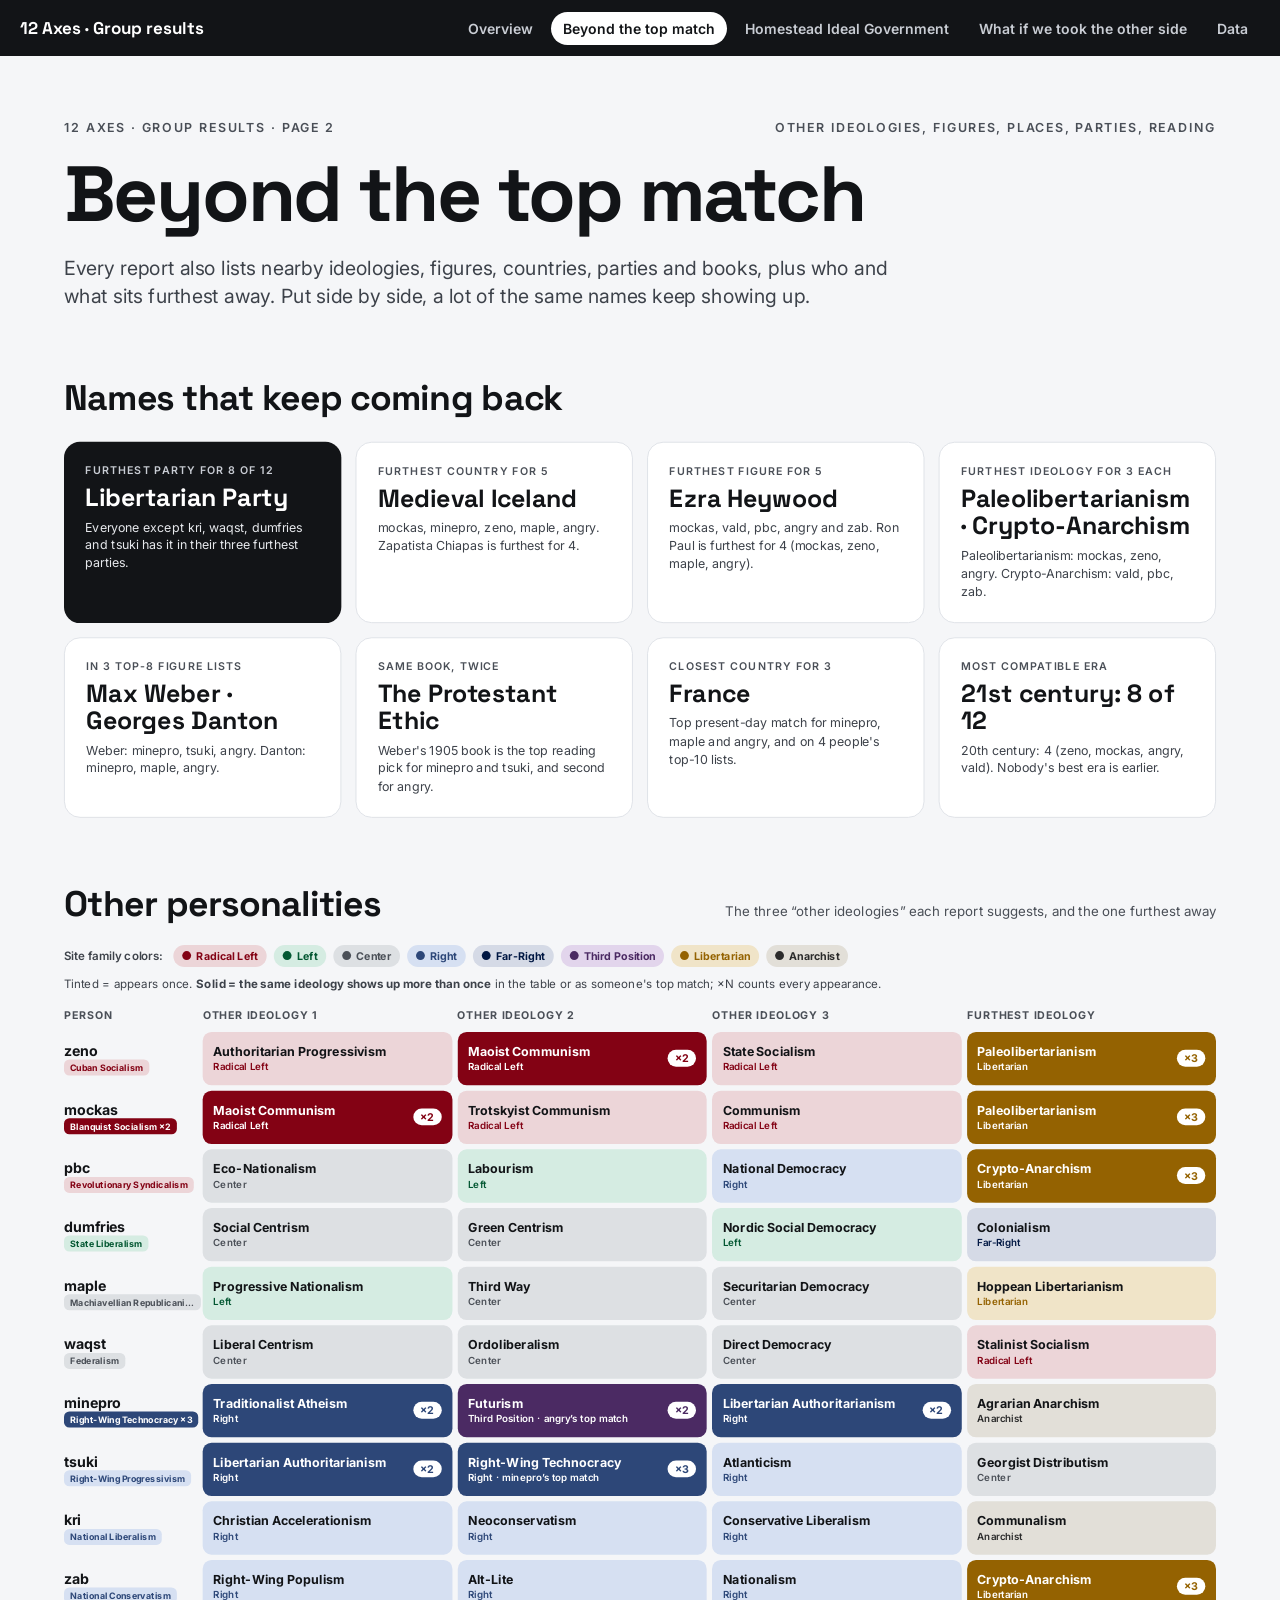
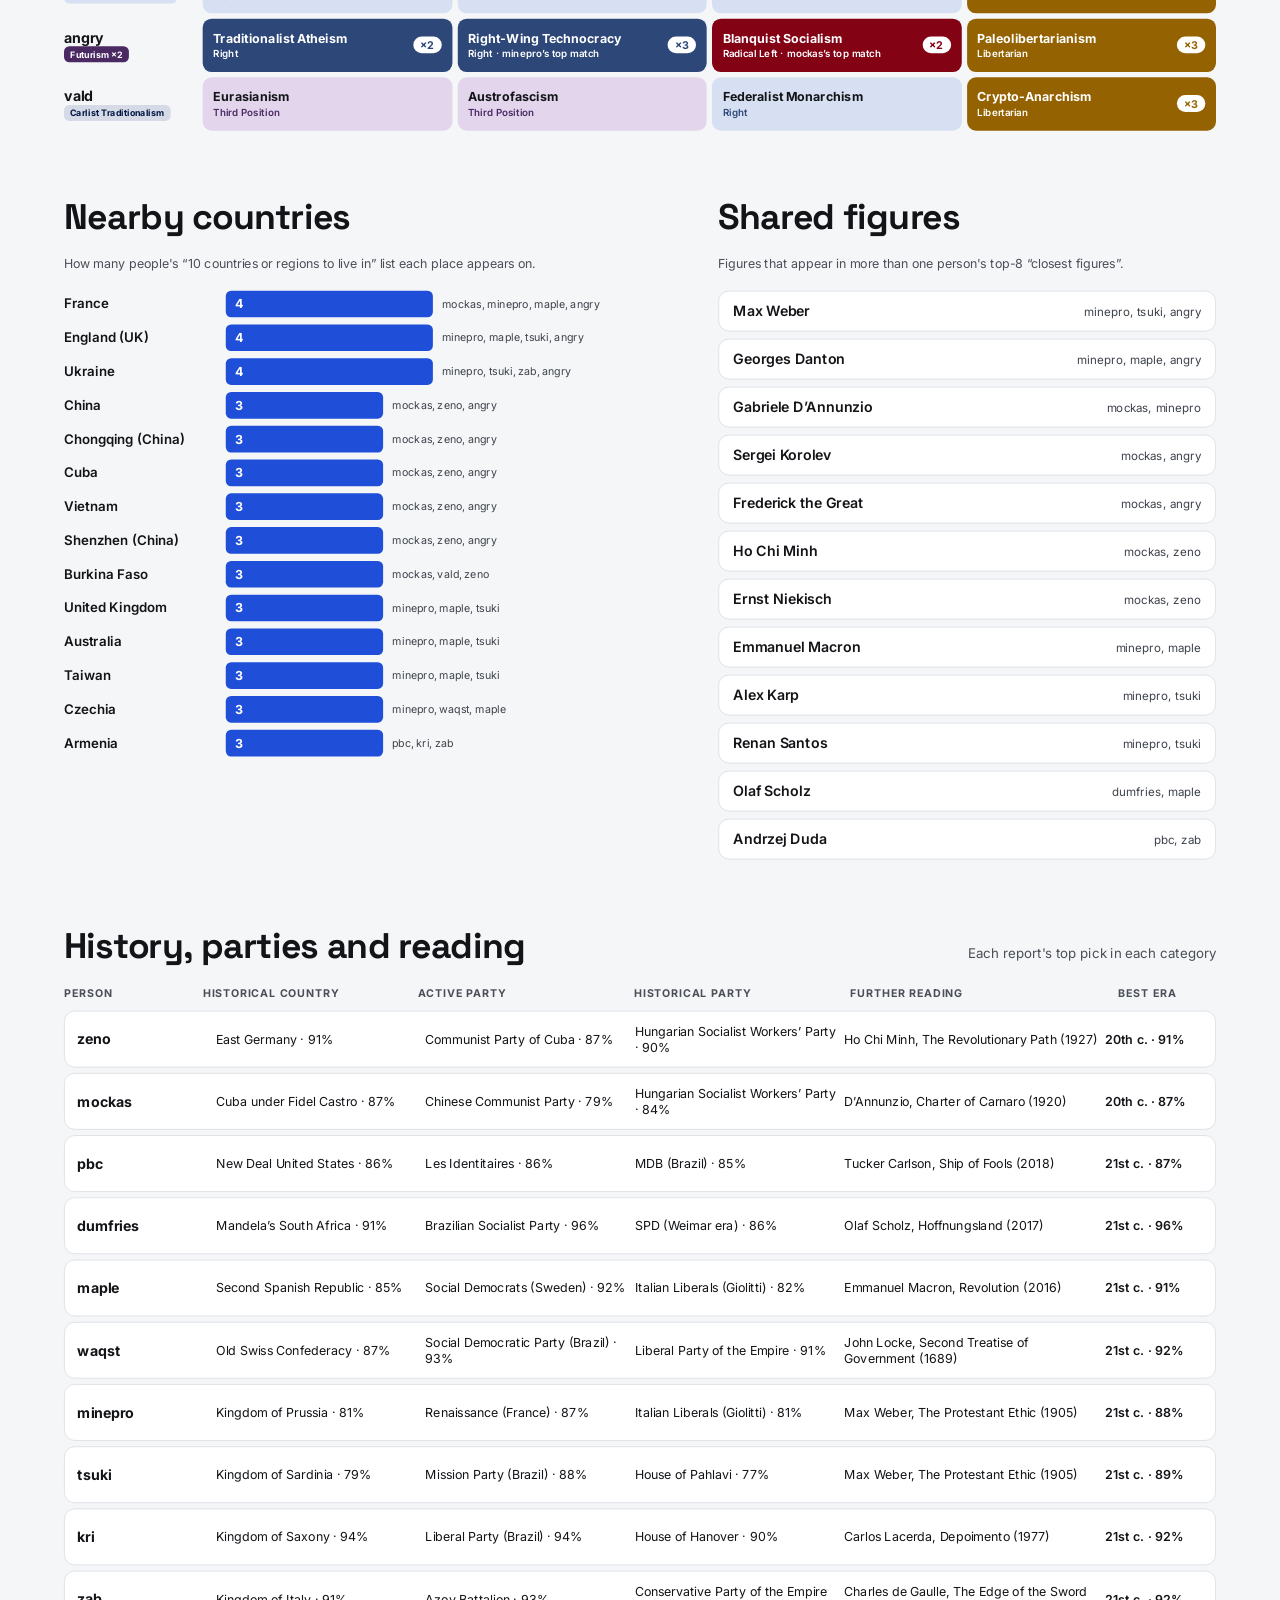
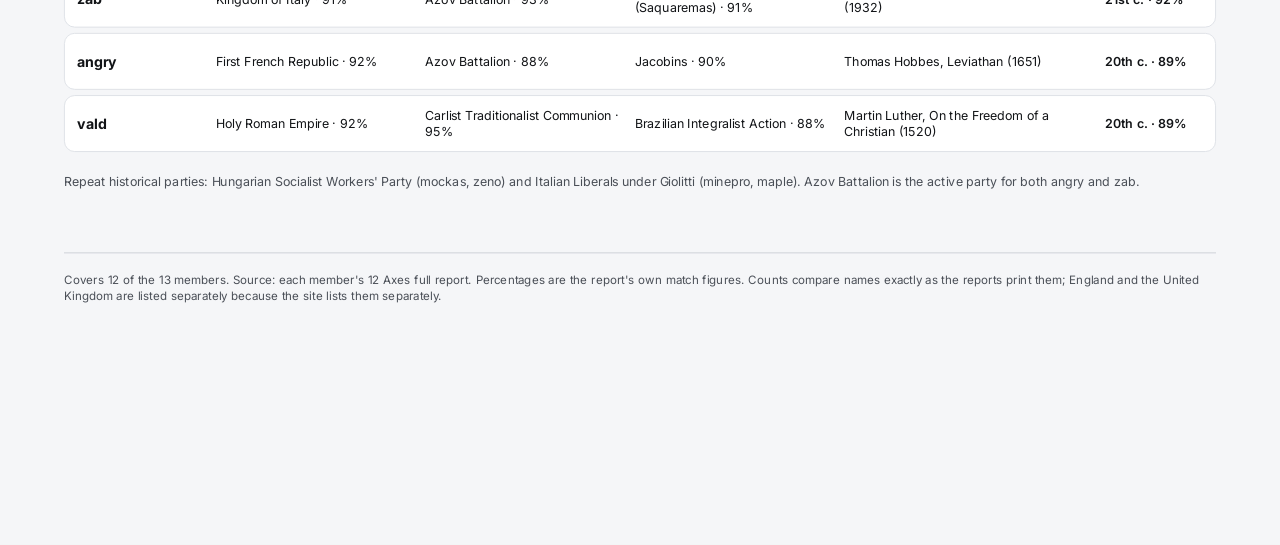
<file: beyond.html>
<!doctype html>
<html lang="en">
<head>
<meta charset="utf-8">
<meta name="viewport" content="width=device-width, initial-scale=1">
<title>Beyond the top match · 12 Axes group results</title>
<link rel="preconnect" href="https://fonts.googleapis.com">
<link href="https://fonts.googleapis.com/css2?family=Inter:wght@400;500;600;700&amp;family=Space+Grotesk:wght@500;600;700&amp;display=swap" rel="stylesheet">
<style>
body{margin:0}
a{color:#1F4FD8}a:hover{color:#163a9e}
</style>

<style>
html,body{margin:0;background:#E9EBEF}
.site-nav{position:sticky;top:0;z-index:10;background:#121417;color:#fff;font-family:Inter,system-ui,sans-serif}
.site-nav .in{max-width:1440px;margin:0 auto;padding:0 20px;display:flex;align-items:center;gap:6px;min-height:56px;flex-wrap:wrap}
.site-nav .brand{font-family:'Space Grotesk',Inter,sans-serif;font-weight:700;font-size:17px;margin-right:auto;padding:12px 0;color:#fff;text-decoration:none}
.site-nav a.tab{color:#C9CDD4;text-decoration:none;font-size:14px;font-weight:600;padding:8px 12px;border-radius:999px}
.site-nav a.tab:hover{color:#fff;background:#2A2E35}
.site-nav a.tab[aria-current="page"]{color:#121417;background:#fff}
.site-nav a:focus-visible{outline:2px solid #8FB0FF;outline-offset:2px}
#frame{margin:0 auto;overflow:hidden}
#stage{width:1440px;transform-origin:top left}
</style>
<link rel="stylesheet" href="mobile.css">
</head>
<body>
<nav class="site-nav" aria-label="Pages"><div class="in"><a class="brand" href="index.html">12 Axes · Group results</a><a class="tab" href="index.html">Overview</a><a class="tab" href="beyond.html" aria-current="page">Beyond the top match</a><a class="tab" href="homestead.html">Homestead Ideal Government</a><a class="tab" href="other-side.html">What if we took the other side</a><a class="tab" href="data.html">Data</a></div></nav>
<main id="frame"><div id="stage" data-height="4150">
<div style="width: 1440px; height: 4150px; box-sizing: border-box; padding: 72px; background: #F5F6F8; color: #121417; font-family: Inter, system-ui, sans-serif; display: flex; flex-direction: column; gap: 72px">

  <header style="display: flex; flex-direction: column; gap: 24px">
    <div style="display: flex; justify-content: space-between; align-items: center; font-size: 14px; letter-spacing: 0.14em; text-transform: uppercase; color: #4A4F57; font-weight: 600">
      <span>12 Axes · Group results · Page 2</span>
      <span>Other ideologies, figures, places, parties, reading</span>
    </div>
    <h1 style="margin: 0; font-family: 'Space Grotesk', Inter, sans-serif; font-size: 88px; line-height: 0.98; letter-spacing: -0.03em; font-weight: 700">Beyond the top match</h1>
    <p style="margin: 0; font-size: 22px; line-height: 1.45; color: #3D424A; max-width: 960px">Every report also lists nearby ideologies, figures, countries, parties and books, plus who and what sits furthest away. Put side by side, a lot of the same names keep showing up.</p>
  </header>

  <section style="display: flex; flex-direction: column; gap: 24px">
    <h2 style="margin: 0; font-family: 'Space Grotesk', Inter, sans-serif; font-size: 40px; font-weight: 700; letter-spacing: -0.02em">Names that keep coming back</h2>
    <div style="display: grid; grid-template-columns: repeat(4, minmax(0, 1fr)); gap: 16px">
      <div style="background: #121417; color: #FFFFFF; border-radius: 18px; padding: 24px; display: flex; flex-direction: column; gap: 8px">
        <span style="font-size: 12px; font-weight: 600; letter-spacing: 0.1em; text-transform: uppercase; color: #C9CDD4">Furthest party for 8 of 12</span>
        <span style="font-family: 'Space Grotesk', Inter, sans-serif; font-size: 28px; font-weight: 700; line-height: 1.1">Libertarian Party</span>
        <span style="font-size: 14px; line-height: 1.45; color: #E6E8EC">Everyone except kri, waqst, dumfries and tsuki has it in their three furthest parties.</span>
      </div>
      <div style="background: #FFFFFF; border: 1px solid #DDE0E5; border-radius: 18px; padding: 24px; display: flex; flex-direction: column; gap: 8px">
        <span style="font-size: 12px; font-weight: 600; letter-spacing: 0.1em; text-transform: uppercase; color: #4A4F57">Furthest country for 5</span>
        <span style="font-family: 'Space Grotesk', Inter, sans-serif; font-size: 28px; font-weight: 700; line-height: 1.1">Medieval Iceland</span>
        <span style="font-size: 14px; line-height: 1.45; color: #3D424A">mockas, minepro, zeno, maple, angry. Zapatista Chiapas is furthest for 4.</span>
      </div>
      <div style="background: #FFFFFF; border: 1px solid #DDE0E5; border-radius: 18px; padding: 24px; display: flex; flex-direction: column; gap: 8px">
        <span style="font-size: 12px; font-weight: 600; letter-spacing: 0.1em; text-transform: uppercase; color: #4A4F57">Furthest figure for 5</span>
        <span style="font-family: 'Space Grotesk', Inter, sans-serif; font-size: 28px; font-weight: 700; line-height: 1.1">Ezra Heywood</span>
        <span style="font-size: 14px; line-height: 1.45; color: #3D424A">mockas, vald, pbc, angry and zab. Ron Paul is furthest for 4 (mockas, zeno, maple, angry).</span>
      </div>
      <div style="background: #FFFFFF; border: 1px solid #DDE0E5; border-radius: 18px; padding: 24px; display: flex; flex-direction: column; gap: 8px">
        <span style="font-size: 12px; font-weight: 600; letter-spacing: 0.1em; text-transform: uppercase; color: #4A4F57">Furthest ideology for 3 each</span>
        <span style="font-family: 'Space Grotesk', Inter, sans-serif; font-size: 28px; font-weight: 700; line-height: 1.1">Paleolibertarianism · Crypto-Anarchism</span>
        <span style="font-size: 14px; line-height: 1.45; color: #3D424A">Paleolibertarianism: mockas, zeno, angry. Crypto-Anarchism: vald, pbc, zab.</span>
      </div>
      <div style="background: #FFFFFF; border: 1px solid #DDE0E5; border-radius: 18px; padding: 24px; display: flex; flex-direction: column; gap: 8px">
        <span style="font-size: 12px; font-weight: 600; letter-spacing: 0.1em; text-transform: uppercase; color: #4A4F57">In 3 top-8 figure lists</span>
        <span style="font-family: 'Space Grotesk', Inter, sans-serif; font-size: 28px; font-weight: 700; line-height: 1.1">Max Weber · Georges Danton</span>
        <span style="font-size: 14px; line-height: 1.45; color: #3D424A">Weber: minepro, tsuki, angry. Danton: minepro, maple, angry.</span>
      </div>
      <div style="background: #FFFFFF; border: 1px solid #DDE0E5; border-radius: 18px; padding: 24px; display: flex; flex-direction: column; gap: 8px">
        <span style="font-size: 12px; font-weight: 600; letter-spacing: 0.1em; text-transform: uppercase; color: #4A4F57">Same book, twice</span>
        <span style="font-family: 'Space Grotesk', Inter, sans-serif; font-size: 28px; font-weight: 700; line-height: 1.1">The Protestant Ethic</span>
        <span style="font-size: 14px; line-height: 1.45; color: #3D424A">Weber's 1905 book is the top reading pick for minepro and tsuki, and second for angry.</span>
      </div>
      <div style="background: #FFFFFF; border: 1px solid #DDE0E5; border-radius: 18px; padding: 24px; display: flex; flex-direction: column; gap: 8px">
        <span style="font-size: 12px; font-weight: 600; letter-spacing: 0.1em; text-transform: uppercase; color: #4A4F57">Closest country for 3</span>
        <span style="font-family: 'Space Grotesk', Inter, sans-serif; font-size: 28px; font-weight: 700; line-height: 1.1">France</span>
        <span style="font-size: 14px; line-height: 1.45; color: #3D424A">Top present-day match for minepro, maple and angry, and on 4 people's top-10 lists.</span>
      </div>
      <div style="background: #FFFFFF; border: 1px solid #DDE0E5; border-radius: 18px; padding: 24px; display: flex; flex-direction: column; gap: 8px">
        <span style="font-size: 12px; font-weight: 600; letter-spacing: 0.1em; text-transform: uppercase; color: #4A4F57">Most compatible era</span>
        <span style="font-family: 'Space Grotesk', Inter, sans-serif; font-size: 28px; font-weight: 700; line-height: 1.1">21st century: 8 of 12</span>
        <span style="font-size: 14px; line-height: 1.45; color: #3D424A">20th century: 4 (zeno, mockas, angry, vald). Nobody's best era is earlier.</span>
      </div>
    </div>
  </section>

  <section style="display: flex; flex-direction: column; gap: 20px">
    <div style="display: flex; align-items: baseline; justify-content: space-between; gap: 32px">
      <h2 style="margin: 0; font-family: 'Space Grotesk', Inter, sans-serif; font-size: 40px; font-weight: 700; letter-spacing: -0.02em">Other personalities</h2>
      <span style="font-size: 15px; color: #4A4F57">The three “other ideologies” each report suggests, and the one furthest away</span>
    </div>
    <div style="display: flex; flex-direction: column; gap: 10px">
      <div style="display: flex; flex-wrap: wrap; gap: 8px; align-items: center">
        <span style="font-size: 13px; font-weight: 600; color: #3D424A; margin-right: 4px">Site family colors:</span>
        
          <span style="display: flex; align-items: center; gap: 6px; background: #ECD5D8; color: #830214; font-size: 12px; font-weight: 700; padding: 5px 10px; border-radius: 999px">
            <span style="width: 10px; height: 10px; border-radius: 50%; background: #830214; display: inline-block"></span>Radical Left</span>
        
          <span style="display: flex; align-items: center; gap: 6px; background: #D5ECE2; color: #035732; font-size: 12px; font-weight: 700; padding: 5px 10px; border-radius: 999px">
            <span style="width: 10px; height: 10px; border-radius: 50%; background: #035732; display: inline-block"></span>Left</span>
        
          <span style="display: flex; align-items: center; gap: 6px; background: #DDE0E3; color: #4B5058; font-size: 12px; font-weight: 700; padding: 5px 10px; border-radius: 999px">
            <span style="width: 10px; height: 10px; border-radius: 50%; background: #4B5058; display: inline-block"></span>Center</span>
        
          <span style="display: flex; align-items: center; gap: 6px; background: #D6E0F2; color: #2D4778; font-size: 12px; font-weight: 700; padding: 5px 10px; border-radius: 999px">
            <span style="width: 10px; height: 10px; border-radius: 50%; background: #2D4778; display: inline-block"></span>Right</span>
        
          <span style="display: flex; align-items: center; gap: 6px; background: #D5DAE6; color: #001743; font-size: 12px; font-weight: 700; padding: 5px 10px; border-radius: 999px">
            <span style="width: 10px; height: 10px; border-radius: 50%; background: #001743; display: inline-block"></span>Far-Right</span>
        
          <span style="display: flex; align-items: center; gap: 6px; background: #E2D5EC; color: #4B2A63; font-size: 12px; font-weight: 700; padding: 5px 10px; border-radius: 999px">
            <span style="width: 10px; height: 10px; border-radius: 50%; background: #4B2A63; display: inline-block"></span>Third Position</span>
        
          <span style="display: flex; align-items: center; gap: 6px; background: #F0E4C8; color: #946201; font-size: 12px; font-weight: 700; padding: 5px 10px; border-radius: 999px">
            <span style="width: 10px; height: 10px; border-radius: 50%; background: #946201; display: inline-block"></span>Libertarian</span>
        
          <span style="display: flex; align-items: center; gap: 6px; background: #E2DFD8; color: #2B2B2B; font-size: 12px; font-weight: 700; padding: 5px 10px; border-radius: 999px">
            <span style="width: 10px; height: 10px; border-radius: 50%; background: #2B2B2B; display: inline-block"></span>Anarchist</span>
        
      </div>
      <span style="font-size: 13px; color: #3D424A">Tinted = appears once. <b>Solid = the same ideology shows up more than once</b> in the table or as someone's top match; ×N counts every appearance.</span>
    </div>
    <div style="display: flex; flex-direction: column; gap: 6px">
      <div style="display: grid; grid-template-columns: 150px repeat(4, minmax(0, 1fr)); gap: 6px; font-size: 12px; font-weight: 700; letter-spacing: 0.08em; text-transform: uppercase; color: #4A4F57; padding-bottom: 6px">
        <span>Person</span><span>Other ideology 1</span><span>Other ideology 2</span><span>Other ideology 3</span><span>Furthest ideology</span>
      </div>
      
        <div style="display: grid; grid-template-columns: 150px repeat(4, minmax(0, 1fr)); gap: 6px">
          <div style="display: flex; flex-direction: column; justify-content: center; height: 60px">
            <span style="font-size: 16px; font-weight: 700">zeno</span>
            <span style="align-self: flex-start; max-width: 140px; font-size: 10px; font-weight: 700; line-height: 1.2; padding: 3px 7px; border-radius: 6px; background: #ECD5D8; color: #830214; white-space: nowrap; overflow: hidden; text-overflow: ellipsis">Cuban Socialism</span>
          </div>
          
            <div style="height: 60px; box-sizing: border-box; border-radius: 10px; padding: 8px 12px; background: #ECD5D8; display: flex; align-items: center; justify-content: space-between; gap: 8px">
              <div style="display: flex; flex-direction: column; gap: 2px; min-width: 0">
                <span style="font-size: 14px; font-weight: 700; line-height: 1.2; color: #121417">Authoritarian Progressivism</span>
                <span style="font-size: 11px; font-weight: 600; color: #830214">Radical Left</span>
              </div>
              
            </div>
          
            <div style="height: 60px; box-sizing: border-box; border-radius: 10px; padding: 8px 12px; background: #830214; display: flex; align-items: center; justify-content: space-between; gap: 8px">
              <div style="display: flex; flex-direction: column; gap: 2px; min-width: 0">
                <span style="font-size: 14px; font-weight: 700; line-height: 1.2; color: #FFFFFF">Maoist Communism</span>
                <span style="font-size: 11px; font-weight: 600; color: #FFFFFF">Radical Left</span>
              </div>
              
                <span style="flex-shrink: 0; font-size: 12px; font-weight: 700; color: #830214; background: #FFFFFF; border-radius: 999px; padding: 2px 8px">×2</span>
              
            </div>
          
            <div style="height: 60px; box-sizing: border-box; border-radius: 10px; padding: 8px 12px; background: #ECD5D8; display: flex; align-items: center; justify-content: space-between; gap: 8px">
              <div style="display: flex; flex-direction: column; gap: 2px; min-width: 0">
                <span style="font-size: 14px; font-weight: 700; line-height: 1.2; color: #121417">State Socialism</span>
                <span style="font-size: 11px; font-weight: 600; color: #830214">Radical Left</span>
              </div>
              
            </div>
          
            <div style="height: 60px; box-sizing: border-box; border-radius: 10px; padding: 8px 12px; background: #946201; display: flex; align-items: center; justify-content: space-between; gap: 8px">
              <div style="display: flex; flex-direction: column; gap: 2px; min-width: 0">
                <span style="font-size: 14px; font-weight: 700; line-height: 1.2; color: #FFFFFF">Paleolibertarianism</span>
                <span style="font-size: 11px; font-weight: 600; color: #FFFFFF">Libertarian</span>
              </div>
              
                <span style="flex-shrink: 0; font-size: 12px; font-weight: 700; color: #946201; background: #FFFFFF; border-radius: 999px; padding: 2px 8px">×3</span>
              
            </div>
          
        </div>
      
        <div style="display: grid; grid-template-columns: 150px repeat(4, minmax(0, 1fr)); gap: 6px">
          <div style="display: flex; flex-direction: column; justify-content: center; height: 60px">
            <span style="font-size: 16px; font-weight: 700">mockas</span>
            <span style="align-self: flex-start; max-width: 140px; font-size: 10px; font-weight: 700; line-height: 1.2; padding: 3px 7px; border-radius: 6px; background: #830214; color: #FFFFFF; white-space: nowrap; overflow: hidden; text-overflow: ellipsis">Blanquist Socialism  ×2</span>
          </div>
          
            <div style="height: 60px; box-sizing: border-box; border-radius: 10px; padding: 8px 12px; background: #830214; display: flex; align-items: center; justify-content: space-between; gap: 8px">
              <div style="display: flex; flex-direction: column; gap: 2px; min-width: 0">
                <span style="font-size: 14px; font-weight: 700; line-height: 1.2; color: #FFFFFF">Maoist Communism</span>
                <span style="font-size: 11px; font-weight: 600; color: #FFFFFF">Radical Left</span>
              </div>
              
                <span style="flex-shrink: 0; font-size: 12px; font-weight: 700; color: #830214; background: #FFFFFF; border-radius: 999px; padding: 2px 8px">×2</span>
              
            </div>
          
            <div style="height: 60px; box-sizing: border-box; border-radius: 10px; padding: 8px 12px; background: #ECD5D8; display: flex; align-items: center; justify-content: space-between; gap: 8px">
              <div style="display: flex; flex-direction: column; gap: 2px; min-width: 0">
                <span style="font-size: 14px; font-weight: 700; line-height: 1.2; color: #121417">Trotskyist Communism</span>
                <span style="font-size: 11px; font-weight: 600; color: #830214">Radical Left</span>
              </div>
              
            </div>
          
            <div style="height: 60px; box-sizing: border-box; border-radius: 10px; padding: 8px 12px; background: #ECD5D8; display: flex; align-items: center; justify-content: space-between; gap: 8px">
              <div style="display: flex; flex-direction: column; gap: 2px; min-width: 0">
                <span style="font-size: 14px; font-weight: 700; line-height: 1.2; color: #121417">Communism</span>
                <span style="font-size: 11px; font-weight: 600; color: #830214">Radical Left</span>
              </div>
              
            </div>
          
            <div style="height: 60px; box-sizing: border-box; border-radius: 10px; padding: 8px 12px; background: #946201; display: flex; align-items: center; justify-content: space-between; gap: 8px">
              <div style="display: flex; flex-direction: column; gap: 2px; min-width: 0">
                <span style="font-size: 14px; font-weight: 700; line-height: 1.2; color: #FFFFFF">Paleolibertarianism</span>
                <span style="font-size: 11px; font-weight: 600; color: #FFFFFF">Libertarian</span>
              </div>
              
                <span style="flex-shrink: 0; font-size: 12px; font-weight: 700; color: #946201; background: #FFFFFF; border-radius: 999px; padding: 2px 8px">×3</span>
              
            </div>
          
        </div>
      
        <div style="display: grid; grid-template-columns: 150px repeat(4, minmax(0, 1fr)); gap: 6px">
          <div style="display: flex; flex-direction: column; justify-content: center; height: 60px">
            <span style="font-size: 16px; font-weight: 700">pbc</span>
            <span style="align-self: flex-start; max-width: 140px; font-size: 10px; font-weight: 700; line-height: 1.2; padding: 3px 7px; border-radius: 6px; background: #ECD5D8; color: #830214; white-space: nowrap; overflow: hidden; text-overflow: ellipsis">Revolutionary Syndicalism</span>
          </div>
          
            <div style="height: 60px; box-sizing: border-box; border-radius: 10px; padding: 8px 12px; background: #DDE0E3; display: flex; align-items: center; justify-content: space-between; gap: 8px">
              <div style="display: flex; flex-direction: column; gap: 2px; min-width: 0">
                <span style="font-size: 14px; font-weight: 700; line-height: 1.2; color: #121417">Eco-Nationalism</span>
                <span style="font-size: 11px; font-weight: 600; color: #4B5058">Center</span>
              </div>
              
            </div>
          
            <div style="height: 60px; box-sizing: border-box; border-radius: 10px; padding: 8px 12px; background: #D5ECE2; display: flex; align-items: center; justify-content: space-between; gap: 8px">
              <div style="display: flex; flex-direction: column; gap: 2px; min-width: 0">
                <span style="font-size: 14px; font-weight: 700; line-height: 1.2; color: #121417">Labourism</span>
                <span style="font-size: 11px; font-weight: 600; color: #035732">Left</span>
              </div>
              
            </div>
          
            <div style="height: 60px; box-sizing: border-box; border-radius: 10px; padding: 8px 12px; background: #D6E0F2; display: flex; align-items: center; justify-content: space-between; gap: 8px">
              <div style="display: flex; flex-direction: column; gap: 2px; min-width: 0">
                <span style="font-size: 14px; font-weight: 700; line-height: 1.2; color: #121417">National Democracy</span>
                <span style="font-size: 11px; font-weight: 600; color: #2D4778">Right</span>
              </div>
              
            </div>
          
            <div style="height: 60px; box-sizing: border-box; border-radius: 10px; padding: 8px 12px; background: #946201; display: flex; align-items: center; justify-content: space-between; gap: 8px">
              <div style="display: flex; flex-direction: column; gap: 2px; min-width: 0">
                <span style="font-size: 14px; font-weight: 700; line-height: 1.2; color: #FFFFFF">Crypto-Anarchism</span>
                <span style="font-size: 11px; font-weight: 600; color: #FFFFFF">Libertarian</span>
              </div>
              
                <span style="flex-shrink: 0; font-size: 12px; font-weight: 700; color: #946201; background: #FFFFFF; border-radius: 999px; padding: 2px 8px">×3</span>
              
            </div>
          
        </div>
      
        <div style="display: grid; grid-template-columns: 150px repeat(4, minmax(0, 1fr)); gap: 6px">
          <div style="display: flex; flex-direction: column; justify-content: center; height: 60px">
            <span style="font-size: 16px; font-weight: 700">dumfries</span>
            <span style="align-self: flex-start; max-width: 140px; font-size: 10px; font-weight: 700; line-height: 1.2; padding: 3px 7px; border-radius: 6px; background: #D5ECE2; color: #035732; white-space: nowrap; overflow: hidden; text-overflow: ellipsis">State Liberalism</span>
          </div>
          
            <div style="height: 60px; box-sizing: border-box; border-radius: 10px; padding: 8px 12px; background: #DDE0E3; display: flex; align-items: center; justify-content: space-between; gap: 8px">
              <div style="display: flex; flex-direction: column; gap: 2px; min-width: 0">
                <span style="font-size: 14px; font-weight: 700; line-height: 1.2; color: #121417">Social Centrism</span>
                <span style="font-size: 11px; font-weight: 600; color: #4B5058">Center</span>
              </div>
              
            </div>
          
            <div style="height: 60px; box-sizing: border-box; border-radius: 10px; padding: 8px 12px; background: #DDE0E3; display: flex; align-items: center; justify-content: space-between; gap: 8px">
              <div style="display: flex; flex-direction: column; gap: 2px; min-width: 0">
                <span style="font-size: 14px; font-weight: 700; line-height: 1.2; color: #121417">Green Centrism</span>
                <span style="font-size: 11px; font-weight: 600; color: #4B5058">Center</span>
              </div>
              
            </div>
          
            <div style="height: 60px; box-sizing: border-box; border-radius: 10px; padding: 8px 12px; background: #D5ECE2; display: flex; align-items: center; justify-content: space-between; gap: 8px">
              <div style="display: flex; flex-direction: column; gap: 2px; min-width: 0">
                <span style="font-size: 14px; font-weight: 700; line-height: 1.2; color: #121417">Nordic Social Democracy</span>
                <span style="font-size: 11px; font-weight: 600; color: #035732">Left</span>
              </div>
              
            </div>
          
            <div style="height: 60px; box-sizing: border-box; border-radius: 10px; padding: 8px 12px; background: #D5DAE6; display: flex; align-items: center; justify-content: space-between; gap: 8px">
              <div style="display: flex; flex-direction: column; gap: 2px; min-width: 0">
                <span style="font-size: 14px; font-weight: 700; line-height: 1.2; color: #121417">Colonialism</span>
                <span style="font-size: 11px; font-weight: 600; color: #001743">Far-Right</span>
              </div>
              
            </div>
          
        </div>
      
        <div style="display: grid; grid-template-columns: 150px repeat(4, minmax(0, 1fr)); gap: 6px">
          <div style="display: flex; flex-direction: column; justify-content: center; height: 60px">
            <span style="font-size: 16px; font-weight: 700">maple</span>
            <span style="align-self: flex-start; max-width: 140px; font-size: 10px; font-weight: 700; line-height: 1.2; padding: 3px 7px; border-radius: 6px; background: #DDE0E3; color: #4B5058; white-space: nowrap; overflow: hidden; text-overflow: ellipsis">Machiavellian Republicanism</span>
          </div>
          
            <div style="height: 60px; box-sizing: border-box; border-radius: 10px; padding: 8px 12px; background: #D5ECE2; display: flex; align-items: center; justify-content: space-between; gap: 8px">
              <div style="display: flex; flex-direction: column; gap: 2px; min-width: 0">
                <span style="font-size: 14px; font-weight: 700; line-height: 1.2; color: #121417">Progressive Nationalism</span>
                <span style="font-size: 11px; font-weight: 600; color: #035732">Left</span>
              </div>
              
            </div>
          
            <div style="height: 60px; box-sizing: border-box; border-radius: 10px; padding: 8px 12px; background: #DDE0E3; display: flex; align-items: center; justify-content: space-between; gap: 8px">
              <div style="display: flex; flex-direction: column; gap: 2px; min-width: 0">
                <span style="font-size: 14px; font-weight: 700; line-height: 1.2; color: #121417">Third Way</span>
                <span style="font-size: 11px; font-weight: 600; color: #4B5058">Center</span>
              </div>
              
            </div>
          
            <div style="height: 60px; box-sizing: border-box; border-radius: 10px; padding: 8px 12px; background: #DDE0E3; display: flex; align-items: center; justify-content: space-between; gap: 8px">
              <div style="display: flex; flex-direction: column; gap: 2px; min-width: 0">
                <span style="font-size: 14px; font-weight: 700; line-height: 1.2; color: #121417">Securitarian Democracy</span>
                <span style="font-size: 11px; font-weight: 600; color: #4B5058">Center</span>
              </div>
              
            </div>
          
            <div style="height: 60px; box-sizing: border-box; border-radius: 10px; padding: 8px 12px; background: #F0E4C8; display: flex; align-items: center; justify-content: space-between; gap: 8px">
              <div style="display: flex; flex-direction: column; gap: 2px; min-width: 0">
                <span style="font-size: 14px; font-weight: 700; line-height: 1.2; color: #121417">Hoppean Libertarianism</span>
                <span style="font-size: 11px; font-weight: 600; color: #946201">Libertarian</span>
              </div>
              
            </div>
          
        </div>
      
        <div style="display: grid; grid-template-columns: 150px repeat(4, minmax(0, 1fr)); gap: 6px">
          <div style="display: flex; flex-direction: column; justify-content: center; height: 60px">
            <span style="font-size: 16px; font-weight: 700">waqst</span>
            <span style="align-self: flex-start; max-width: 140px; font-size: 10px; font-weight: 700; line-height: 1.2; padding: 3px 7px; border-radius: 6px; background: #DDE0E3; color: #4B5058; white-space: nowrap; overflow: hidden; text-overflow: ellipsis">Federalism</span>
          </div>
          
            <div style="height: 60px; box-sizing: border-box; border-radius: 10px; padding: 8px 12px; background: #DDE0E3; display: flex; align-items: center; justify-content: space-between; gap: 8px">
              <div style="display: flex; flex-direction: column; gap: 2px; min-width: 0">
                <span style="font-size: 14px; font-weight: 700; line-height: 1.2; color: #121417">Liberal Centrism</span>
                <span style="font-size: 11px; font-weight: 600; color: #4B5058">Center</span>
              </div>
              
            </div>
          
            <div style="height: 60px; box-sizing: border-box; border-radius: 10px; padding: 8px 12px; background: #DDE0E3; display: flex; align-items: center; justify-content: space-between; gap: 8px">
              <div style="display: flex; flex-direction: column; gap: 2px; min-width: 0">
                <span style="font-size: 14px; font-weight: 700; line-height: 1.2; color: #121417">Ordoliberalism</span>
                <span style="font-size: 11px; font-weight: 600; color: #4B5058">Center</span>
              </div>
              
            </div>
          
            <div style="height: 60px; box-sizing: border-box; border-radius: 10px; padding: 8px 12px; background: #DDE0E3; display: flex; align-items: center; justify-content: space-between; gap: 8px">
              <div style="display: flex; flex-direction: column; gap: 2px; min-width: 0">
                <span style="font-size: 14px; font-weight: 700; line-height: 1.2; color: #121417">Direct Democracy</span>
                <span style="font-size: 11px; font-weight: 600; color: #4B5058">Center</span>
              </div>
              
            </div>
          
            <div style="height: 60px; box-sizing: border-box; border-radius: 10px; padding: 8px 12px; background: #ECD5D8; display: flex; align-items: center; justify-content: space-between; gap: 8px">
              <div style="display: flex; flex-direction: column; gap: 2px; min-width: 0">
                <span style="font-size: 14px; font-weight: 700; line-height: 1.2; color: #121417">Stalinist Socialism</span>
                <span style="font-size: 11px; font-weight: 600; color: #830214">Radical Left</span>
              </div>
              
            </div>
          
        </div>
      
        <div style="display: grid; grid-template-columns: 150px repeat(4, minmax(0, 1fr)); gap: 6px">
          <div style="display: flex; flex-direction: column; justify-content: center; height: 60px">
            <span style="font-size: 16px; font-weight: 700">minepro</span>
            <span style="align-self: flex-start; max-width: 140px; font-size: 10px; font-weight: 700; line-height: 1.2; padding: 3px 7px; border-radius: 6px; background: #2D4778; color: #FFFFFF; white-space: nowrap; overflow: hidden; text-overflow: ellipsis">Right-Wing Technocracy  ×3</span>
          </div>
          
            <div style="height: 60px; box-sizing: border-box; border-radius: 10px; padding: 8px 12px; background: #2D4778; display: flex; align-items: center; justify-content: space-between; gap: 8px">
              <div style="display: flex; flex-direction: column; gap: 2px; min-width: 0">
                <span style="font-size: 14px; font-weight: 700; line-height: 1.2; color: #FFFFFF">Traditionalist Atheism</span>
                <span style="font-size: 11px; font-weight: 600; color: #FFFFFF">Right</span>
              </div>
              
                <span style="flex-shrink: 0; font-size: 12px; font-weight: 700; color: #2D4778; background: #FFFFFF; border-radius: 999px; padding: 2px 8px">×2</span>
              
            </div>
          
            <div style="height: 60px; box-sizing: border-box; border-radius: 10px; padding: 8px 12px; background: #4B2A63; display: flex; align-items: center; justify-content: space-between; gap: 8px">
              <div style="display: flex; flex-direction: column; gap: 2px; min-width: 0">
                <span style="font-size: 14px; font-weight: 700; line-height: 1.2; color: #FFFFFF">Futurism</span>
                <span style="font-size: 11px; font-weight: 600; color: #FFFFFF">Third Position · angry’s top match</span>
              </div>
              
                <span style="flex-shrink: 0; font-size: 12px; font-weight: 700; color: #4B2A63; background: #FFFFFF; border-radius: 999px; padding: 2px 8px">×2</span>
              
            </div>
          
            <div style="height: 60px; box-sizing: border-box; border-radius: 10px; padding: 8px 12px; background: #2D4778; display: flex; align-items: center; justify-content: space-between; gap: 8px">
              <div style="display: flex; flex-direction: column; gap: 2px; min-width: 0">
                <span style="font-size: 14px; font-weight: 700; line-height: 1.2; color: #FFFFFF">Libertarian Authoritarianism</span>
                <span style="font-size: 11px; font-weight: 600; color: #FFFFFF">Right</span>
              </div>
              
                <span style="flex-shrink: 0; font-size: 12px; font-weight: 700; color: #2D4778; background: #FFFFFF; border-radius: 999px; padding: 2px 8px">×2</span>
              
            </div>
          
            <div style="height: 60px; box-sizing: border-box; border-radius: 10px; padding: 8px 12px; background: #E2DFD8; display: flex; align-items: center; justify-content: space-between; gap: 8px">
              <div style="display: flex; flex-direction: column; gap: 2px; min-width: 0">
                <span style="font-size: 14px; font-weight: 700; line-height: 1.2; color: #121417">Agrarian Anarchism</span>
                <span style="font-size: 11px; font-weight: 600; color: #2B2B2B">Anarchist</span>
              </div>
              
            </div>
          
        </div>
      
        <div style="display: grid; grid-template-columns: 150px repeat(4, minmax(0, 1fr)); gap: 6px">
          <div style="display: flex; flex-direction: column; justify-content: center; height: 60px">
            <span style="font-size: 16px; font-weight: 700">tsuki</span>
            <span style="align-self: flex-start; max-width: 140px; font-size: 10px; font-weight: 700; line-height: 1.2; padding: 3px 7px; border-radius: 6px; background: #D6E0F2; color: #2D4778; white-space: nowrap; overflow: hidden; text-overflow: ellipsis">Right-Wing Progressivism</span>
          </div>
          
            <div style="height: 60px; box-sizing: border-box; border-radius: 10px; padding: 8px 12px; background: #2D4778; display: flex; align-items: center; justify-content: space-between; gap: 8px">
              <div style="display: flex; flex-direction: column; gap: 2px; min-width: 0">
                <span style="font-size: 14px; font-weight: 700; line-height: 1.2; color: #FFFFFF">Libertarian Authoritarianism</span>
                <span style="font-size: 11px; font-weight: 600; color: #FFFFFF">Right</span>
              </div>
              
                <span style="flex-shrink: 0; font-size: 12px; font-weight: 700; color: #2D4778; background: #FFFFFF; border-radius: 999px; padding: 2px 8px">×2</span>
              
            </div>
          
            <div style="height: 60px; box-sizing: border-box; border-radius: 10px; padding: 8px 12px; background: #2D4778; display: flex; align-items: center; justify-content: space-between; gap: 8px">
              <div style="display: flex; flex-direction: column; gap: 2px; min-width: 0">
                <span style="font-size: 14px; font-weight: 700; line-height: 1.2; color: #FFFFFF">Right-Wing Technocracy</span>
                <span style="font-size: 11px; font-weight: 600; color: #FFFFFF">Right · minepro’s top match</span>
              </div>
              
                <span style="flex-shrink: 0; font-size: 12px; font-weight: 700; color: #2D4778; background: #FFFFFF; border-radius: 999px; padding: 2px 8px">×3</span>
              
            </div>
          
            <div style="height: 60px; box-sizing: border-box; border-radius: 10px; padding: 8px 12px; background: #D6E0F2; display: flex; align-items: center; justify-content: space-between; gap: 8px">
              <div style="display: flex; flex-direction: column; gap: 2px; min-width: 0">
                <span style="font-size: 14px; font-weight: 700; line-height: 1.2; color: #121417">Atlanticism</span>
                <span style="font-size: 11px; font-weight: 600; color: #2D4778">Right</span>
              </div>
              
            </div>
          
            <div style="height: 60px; box-sizing: border-box; border-radius: 10px; padding: 8px 12px; background: #DDE0E3; display: flex; align-items: center; justify-content: space-between; gap: 8px">
              <div style="display: flex; flex-direction: column; gap: 2px; min-width: 0">
                <span style="font-size: 14px; font-weight: 700; line-height: 1.2; color: #121417">Georgist Distributism</span>
                <span style="font-size: 11px; font-weight: 600; color: #4B5058">Center</span>
              </div>
              
            </div>
          
        </div>
      
        <div style="display: grid; grid-template-columns: 150px repeat(4, minmax(0, 1fr)); gap: 6px">
          <div style="display: flex; flex-direction: column; justify-content: center; height: 60px">
            <span style="font-size: 16px; font-weight: 700">kri</span>
            <span style="align-self: flex-start; max-width: 140px; font-size: 10px; font-weight: 700; line-height: 1.2; padding: 3px 7px; border-radius: 6px; background: #D6E0F2; color: #2D4778; white-space: nowrap; overflow: hidden; text-overflow: ellipsis">National Liberalism</span>
          </div>
          
            <div style="height: 60px; box-sizing: border-box; border-radius: 10px; padding: 8px 12px; background: #D6E0F2; display: flex; align-items: center; justify-content: space-between; gap: 8px">
              <div style="display: flex; flex-direction: column; gap: 2px; min-width: 0">
                <span style="font-size: 14px; font-weight: 700; line-height: 1.2; color: #121417">Christian Accelerationism</span>
                <span style="font-size: 11px; font-weight: 600; color: #2D4778">Right</span>
              </div>
              
            </div>
          
            <div style="height: 60px; box-sizing: border-box; border-radius: 10px; padding: 8px 12px; background: #D6E0F2; display: flex; align-items: center; justify-content: space-between; gap: 8px">
              <div style="display: flex; flex-direction: column; gap: 2px; min-width: 0">
                <span style="font-size: 14px; font-weight: 700; line-height: 1.2; color: #121417">Neoconservatism</span>
                <span style="font-size: 11px; font-weight: 600; color: #2D4778">Right</span>
              </div>
              
            </div>
          
            <div style="height: 60px; box-sizing: border-box; border-radius: 10px; padding: 8px 12px; background: #D6E0F2; display: flex; align-items: center; justify-content: space-between; gap: 8px">
              <div style="display: flex; flex-direction: column; gap: 2px; min-width: 0">
                <span style="font-size: 14px; font-weight: 700; line-height: 1.2; color: #121417">Conservative Liberalism</span>
                <span style="font-size: 11px; font-weight: 600; color: #2D4778">Right</span>
              </div>
              
            </div>
          
            <div style="height: 60px; box-sizing: border-box; border-radius: 10px; padding: 8px 12px; background: #E2DFD8; display: flex; align-items: center; justify-content: space-between; gap: 8px">
              <div style="display: flex; flex-direction: column; gap: 2px; min-width: 0">
                <span style="font-size: 14px; font-weight: 700; line-height: 1.2; color: #121417">Communalism</span>
                <span style="font-size: 11px; font-weight: 600; color: #2B2B2B">Anarchist</span>
              </div>
              
            </div>
          
        </div>
      
        <div style="display: grid; grid-template-columns: 150px repeat(4, minmax(0, 1fr)); gap: 6px">
          <div style="display: flex; flex-direction: column; justify-content: center; height: 60px">
            <span style="font-size: 16px; font-weight: 700">zab</span>
            <span style="align-self: flex-start; max-width: 140px; font-size: 10px; font-weight: 700; line-height: 1.2; padding: 3px 7px; border-radius: 6px; background: #D6E0F2; color: #2D4778; white-space: nowrap; overflow: hidden; text-overflow: ellipsis">National Conservatism</span>
          </div>
          
            <div style="height: 60px; box-sizing: border-box; border-radius: 10px; padding: 8px 12px; background: #D6E0F2; display: flex; align-items: center; justify-content: space-between; gap: 8px">
              <div style="display: flex; flex-direction: column; gap: 2px; min-width: 0">
                <span style="font-size: 14px; font-weight: 700; line-height: 1.2; color: #121417">Right-Wing Populism</span>
                <span style="font-size: 11px; font-weight: 600; color: #2D4778">Right</span>
              </div>
              
            </div>
          
            <div style="height: 60px; box-sizing: border-box; border-radius: 10px; padding: 8px 12px; background: #D6E0F2; display: flex; align-items: center; justify-content: space-between; gap: 8px">
              <div style="display: flex; flex-direction: column; gap: 2px; min-width: 0">
                <span style="font-size: 14px; font-weight: 700; line-height: 1.2; color: #121417">Alt-Lite</span>
                <span style="font-size: 11px; font-weight: 600; color: #2D4778">Right</span>
              </div>
              
            </div>
          
            <div style="height: 60px; box-sizing: border-box; border-radius: 10px; padding: 8px 12px; background: #D6E0F2; display: flex; align-items: center; justify-content: space-between; gap: 8px">
              <div style="display: flex; flex-direction: column; gap: 2px; min-width: 0">
                <span style="font-size: 14px; font-weight: 700; line-height: 1.2; color: #121417">Nationalism</span>
                <span style="font-size: 11px; font-weight: 600; color: #2D4778">Right</span>
              </div>
              
            </div>
          
            <div style="height: 60px; box-sizing: border-box; border-radius: 10px; padding: 8px 12px; background: #946201; display: flex; align-items: center; justify-content: space-between; gap: 8px">
              <div style="display: flex; flex-direction: column; gap: 2px; min-width: 0">
                <span style="font-size: 14px; font-weight: 700; line-height: 1.2; color: #FFFFFF">Crypto-Anarchism</span>
                <span style="font-size: 11px; font-weight: 600; color: #FFFFFF">Libertarian</span>
              </div>
              
                <span style="flex-shrink: 0; font-size: 12px; font-weight: 700; color: #946201; background: #FFFFFF; border-radius: 999px; padding: 2px 8px">×3</span>
              
            </div>
          
        </div>
      
        <div style="display: grid; grid-template-columns: 150px repeat(4, minmax(0, 1fr)); gap: 6px">
          <div style="display: flex; flex-direction: column; justify-content: center; height: 60px">
            <span style="font-size: 16px; font-weight: 700">angry</span>
            <span style="align-self: flex-start; max-width: 140px; font-size: 10px; font-weight: 700; line-height: 1.2; padding: 3px 7px; border-radius: 6px; background: #4B2A63; color: #FFFFFF; white-space: nowrap; overflow: hidden; text-overflow: ellipsis">Futurism  ×2</span>
          </div>
          
            <div style="height: 60px; box-sizing: border-box; border-radius: 10px; padding: 8px 12px; background: #2D4778; display: flex; align-items: center; justify-content: space-between; gap: 8px">
              <div style="display: flex; flex-direction: column; gap: 2px; min-width: 0">
                <span style="font-size: 14px; font-weight: 700; line-height: 1.2; color: #FFFFFF">Traditionalist Atheism</span>
                <span style="font-size: 11px; font-weight: 600; color: #FFFFFF">Right</span>
              </div>
              
                <span style="flex-shrink: 0; font-size: 12px; font-weight: 700; color: #2D4778; background: #FFFFFF; border-radius: 999px; padding: 2px 8px">×2</span>
              
            </div>
          
            <div style="height: 60px; box-sizing: border-box; border-radius: 10px; padding: 8px 12px; background: #2D4778; display: flex; align-items: center; justify-content: space-between; gap: 8px">
              <div style="display: flex; flex-direction: column; gap: 2px; min-width: 0">
                <span style="font-size: 14px; font-weight: 700; line-height: 1.2; color: #FFFFFF">Right-Wing Technocracy</span>
                <span style="font-size: 11px; font-weight: 600; color: #FFFFFF">Right · minepro’s top match</span>
              </div>
              
                <span style="flex-shrink: 0; font-size: 12px; font-weight: 700; color: #2D4778; background: #FFFFFF; border-radius: 999px; padding: 2px 8px">×3</span>
              
            </div>
          
            <div style="height: 60px; box-sizing: border-box; border-radius: 10px; padding: 8px 12px; background: #830214; display: flex; align-items: center; justify-content: space-between; gap: 8px">
              <div style="display: flex; flex-direction: column; gap: 2px; min-width: 0">
                <span style="font-size: 14px; font-weight: 700; line-height: 1.2; color: #FFFFFF">Blanquist Socialism</span>
                <span style="font-size: 11px; font-weight: 600; color: #FFFFFF">Radical Left · mockas’s top match</span>
              </div>
              
                <span style="flex-shrink: 0; font-size: 12px; font-weight: 700; color: #830214; background: #FFFFFF; border-radius: 999px; padding: 2px 8px">×2</span>
              
            </div>
          
            <div style="height: 60px; box-sizing: border-box; border-radius: 10px; padding: 8px 12px; background: #946201; display: flex; align-items: center; justify-content: space-between; gap: 8px">
              <div style="display: flex; flex-direction: column; gap: 2px; min-width: 0">
                <span style="font-size: 14px; font-weight: 700; line-height: 1.2; color: #FFFFFF">Paleolibertarianism</span>
                <span style="font-size: 11px; font-weight: 600; color: #FFFFFF">Libertarian</span>
              </div>
              
                <span style="flex-shrink: 0; font-size: 12px; font-weight: 700; color: #946201; background: #FFFFFF; border-radius: 999px; padding: 2px 8px">×3</span>
              
            </div>
          
        </div>
      
        <div style="display: grid; grid-template-columns: 150px repeat(4, minmax(0, 1fr)); gap: 6px">
          <div style="display: flex; flex-direction: column; justify-content: center; height: 60px">
            <span style="font-size: 16px; font-weight: 700">vald</span>
            <span style="align-self: flex-start; max-width: 140px; font-size: 10px; font-weight: 700; line-height: 1.2; padding: 3px 7px; border-radius: 6px; background: #D5DAE6; color: #001743; white-space: nowrap; overflow: hidden; text-overflow: ellipsis">Carlist Traditionalism</span>
          </div>
          
            <div style="height: 60px; box-sizing: border-box; border-radius: 10px; padding: 8px 12px; background: #E2D5EC; display: flex; align-items: center; justify-content: space-between; gap: 8px">
              <div style="display: flex; flex-direction: column; gap: 2px; min-width: 0">
                <span style="font-size: 14px; font-weight: 700; line-height: 1.2; color: #121417">Eurasianism</span>
                <span style="font-size: 11px; font-weight: 600; color: #4B2A63">Third Position</span>
              </div>
              
            </div>
          
            <div style="height: 60px; box-sizing: border-box; border-radius: 10px; padding: 8px 12px; background: #E2D5EC; display: flex; align-items: center; justify-content: space-between; gap: 8px">
              <div style="display: flex; flex-direction: column; gap: 2px; min-width: 0">
                <span style="font-size: 14px; font-weight: 700; line-height: 1.2; color: #121417">Austrofascism</span>
                <span style="font-size: 11px; font-weight: 600; color: #4B2A63">Third Position</span>
              </div>
              
            </div>
          
            <div style="height: 60px; box-sizing: border-box; border-radius: 10px; padding: 8px 12px; background: #D6E0F2; display: flex; align-items: center; justify-content: space-between; gap: 8px">
              <div style="display: flex; flex-direction: column; gap: 2px; min-width: 0">
                <span style="font-size: 14px; font-weight: 700; line-height: 1.2; color: #121417">Federalist Monarchism</span>
                <span style="font-size: 11px; font-weight: 600; color: #2D4778">Right</span>
              </div>
              
            </div>
          
            <div style="height: 60px; box-sizing: border-box; border-radius: 10px; padding: 8px 12px; background: #946201; display: flex; align-items: center; justify-content: space-between; gap: 8px">
              <div style="display: flex; flex-direction: column; gap: 2px; min-width: 0">
                <span style="font-size: 14px; font-weight: 700; line-height: 1.2; color: #FFFFFF">Crypto-Anarchism</span>
                <span style="font-size: 11px; font-weight: 600; color: #FFFFFF">Libertarian</span>
              </div>
              
                <span style="flex-shrink: 0; font-size: 12px; font-weight: 700; color: #946201; background: #FFFFFF; border-radius: 999px; padding: 2px 8px">×3</span>
              
            </div>
          
        </div>
      
    </div>
  </section>

  <section style="display: flex; gap: 48px; align-items: flex-start">
    <div style="display: flex; flex-direction: column; gap: 18px; flex: 1 1 0; min-width: 0">
      <h2 style="margin: 0; font-family: 'Space Grotesk', Inter, sans-serif; font-size: 40px; font-weight: 700; letter-spacing: -0.02em">Nearby countries</h2>
      <p style="margin: 0; font-size: 14px; color: #4A4F57">How many people's “10 countries or regions to live in” list each place appears on.</p>
      <div style="display: flex; flex-direction: column; gap: 8px; margin-top: 4px">
        
          <div style="display: grid; grid-template-columns: 170px minmax(0, 1fr); gap: 12px; align-items: center">
            <span style="font-size: 15px; font-weight: 600">France</span>
            <div style="display: flex; align-items: center; gap: 10px">
              <div style="height: 30px; width: 46%; border-radius: 6px; background: #1F4FD8; display: flex; align-items: center; padding-left: 10px; box-sizing: border-box">
                <span style="font-size: 14px; font-weight: 700; color: #FFFFFF">4</span>
              </div>
              <span style="font-size: 12px; color: #3D424A; white-space: nowrap">mockas, minepro, maple, angry</span>
            </div>
          </div>
        
          <div style="display: grid; grid-template-columns: 170px minmax(0, 1fr); gap: 12px; align-items: center">
            <span style="font-size: 15px; font-weight: 600">England (UK)</span>
            <div style="display: flex; align-items: center; gap: 10px">
              <div style="height: 30px; width: 46%; border-radius: 6px; background: #1F4FD8; display: flex; align-items: center; padding-left: 10px; box-sizing: border-box">
                <span style="font-size: 14px; font-weight: 700; color: #FFFFFF">4</span>
              </div>
              <span style="font-size: 12px; color: #3D424A; white-space: nowrap">minepro, maple, tsuki, angry</span>
            </div>
          </div>
        
          <div style="display: grid; grid-template-columns: 170px minmax(0, 1fr); gap: 12px; align-items: center">
            <span style="font-size: 15px; font-weight: 600">Ukraine</span>
            <div style="display: flex; align-items: center; gap: 10px">
              <div style="height: 30px; width: 46%; border-radius: 6px; background: #1F4FD8; display: flex; align-items: center; padding-left: 10px; box-sizing: border-box">
                <span style="font-size: 14px; font-weight: 700; color: #FFFFFF">4</span>
              </div>
              <span style="font-size: 12px; color: #3D424A; white-space: nowrap">minepro, tsuki, zab, angry</span>
            </div>
          </div>
        
          <div style="display: grid; grid-template-columns: 170px minmax(0, 1fr); gap: 12px; align-items: center">
            <span style="font-size: 15px; font-weight: 600">China</span>
            <div style="display: flex; align-items: center; gap: 10px">
              <div style="height: 30px; width: 35%; border-radius: 6px; background: #1F4FD8; display: flex; align-items: center; padding-left: 10px; box-sizing: border-box">
                <span style="font-size: 14px; font-weight: 700; color: #FFFFFF">3</span>
              </div>
              <span style="font-size: 12px; color: #3D424A; white-space: nowrap">mockas, zeno, angry</span>
            </div>
          </div>
        
          <div style="display: grid; grid-template-columns: 170px minmax(0, 1fr); gap: 12px; align-items: center">
            <span style="font-size: 15px; font-weight: 600">Chongqing (China)</span>
            <div style="display: flex; align-items: center; gap: 10px">
              <div style="height: 30px; width: 35%; border-radius: 6px; background: #1F4FD8; display: flex; align-items: center; padding-left: 10px; box-sizing: border-box">
                <span style="font-size: 14px; font-weight: 700; color: #FFFFFF">3</span>
              </div>
              <span style="font-size: 12px; color: #3D424A; white-space: nowrap">mockas, zeno, angry</span>
            </div>
          </div>
        
          <div style="display: grid; grid-template-columns: 170px minmax(0, 1fr); gap: 12px; align-items: center">
            <span style="font-size: 15px; font-weight: 600">Cuba</span>
            <div style="display: flex; align-items: center; gap: 10px">
              <div style="height: 30px; width: 35%; border-radius: 6px; background: #1F4FD8; display: flex; align-items: center; padding-left: 10px; box-sizing: border-box">
                <span style="font-size: 14px; font-weight: 700; color: #FFFFFF">3</span>
              </div>
              <span style="font-size: 12px; color: #3D424A; white-space: nowrap">mockas, zeno, angry</span>
            </div>
          </div>
        
          <div style="display: grid; grid-template-columns: 170px minmax(0, 1fr); gap: 12px; align-items: center">
            <span style="font-size: 15px; font-weight: 600">Vietnam</span>
            <div style="display: flex; align-items: center; gap: 10px">
              <div style="height: 30px; width: 35%; border-radius: 6px; background: #1F4FD8; display: flex; align-items: center; padding-left: 10px; box-sizing: border-box">
                <span style="font-size: 14px; font-weight: 700; color: #FFFFFF">3</span>
              </div>
              <span style="font-size: 12px; color: #3D424A; white-space: nowrap">mockas, zeno, angry</span>
            </div>
          </div>
        
          <div style="display: grid; grid-template-columns: 170px minmax(0, 1fr); gap: 12px; align-items: center">
            <span style="font-size: 15px; font-weight: 600">Shenzhen (China)</span>
            <div style="display: flex; align-items: center; gap: 10px">
              <div style="height: 30px; width: 35%; border-radius: 6px; background: #1F4FD8; display: flex; align-items: center; padding-left: 10px; box-sizing: border-box">
                <span style="font-size: 14px; font-weight: 700; color: #FFFFFF">3</span>
              </div>
              <span style="font-size: 12px; color: #3D424A; white-space: nowrap">mockas, zeno, angry</span>
            </div>
          </div>
        
          <div style="display: grid; grid-template-columns: 170px minmax(0, 1fr); gap: 12px; align-items: center">
            <span style="font-size: 15px; font-weight: 600">Burkina Faso</span>
            <div style="display: flex; align-items: center; gap: 10px">
              <div style="height: 30px; width: 35%; border-radius: 6px; background: #1F4FD8; display: flex; align-items: center; padding-left: 10px; box-sizing: border-box">
                <span style="font-size: 14px; font-weight: 700; color: #FFFFFF">3</span>
              </div>
              <span style="font-size: 12px; color: #3D424A; white-space: nowrap">mockas, vald, zeno</span>
            </div>
          </div>
        
          <div style="display: grid; grid-template-columns: 170px minmax(0, 1fr); gap: 12px; align-items: center">
            <span style="font-size: 15px; font-weight: 600">United Kingdom</span>
            <div style="display: flex; align-items: center; gap: 10px">
              <div style="height: 30px; width: 35%; border-radius: 6px; background: #1F4FD8; display: flex; align-items: center; padding-left: 10px; box-sizing: border-box">
                <span style="font-size: 14px; font-weight: 700; color: #FFFFFF">3</span>
              </div>
              <span style="font-size: 12px; color: #3D424A; white-space: nowrap">minepro, maple, tsuki</span>
            </div>
          </div>
        
          <div style="display: grid; grid-template-columns: 170px minmax(0, 1fr); gap: 12px; align-items: center">
            <span style="font-size: 15px; font-weight: 600">Australia</span>
            <div style="display: flex; align-items: center; gap: 10px">
              <div style="height: 30px; width: 35%; border-radius: 6px; background: #1F4FD8; display: flex; align-items: center; padding-left: 10px; box-sizing: border-box">
                <span style="font-size: 14px; font-weight: 700; color: #FFFFFF">3</span>
              </div>
              <span style="font-size: 12px; color: #3D424A; white-space: nowrap">minepro, maple, tsuki</span>
            </div>
          </div>
        
          <div style="display: grid; grid-template-columns: 170px minmax(0, 1fr); gap: 12px; align-items: center">
            <span style="font-size: 15px; font-weight: 600">Taiwan</span>
            <div style="display: flex; align-items: center; gap: 10px">
              <div style="height: 30px; width: 35%; border-radius: 6px; background: #1F4FD8; display: flex; align-items: center; padding-left: 10px; box-sizing: border-box">
                <span style="font-size: 14px; font-weight: 700; color: #FFFFFF">3</span>
              </div>
              <span style="font-size: 12px; color: #3D424A; white-space: nowrap">minepro, maple, tsuki</span>
            </div>
          </div>
        
          <div style="display: grid; grid-template-columns: 170px minmax(0, 1fr); gap: 12px; align-items: center">
            <span style="font-size: 15px; font-weight: 600">Czechia</span>
            <div style="display: flex; align-items: center; gap: 10px">
              <div style="height: 30px; width: 35%; border-radius: 6px; background: #1F4FD8; display: flex; align-items: center; padding-left: 10px; box-sizing: border-box">
                <span style="font-size: 14px; font-weight: 700; color: #FFFFFF">3</span>
              </div>
              <span style="font-size: 12px; color: #3D424A; white-space: nowrap">minepro, waqst, maple</span>
            </div>
          </div>
        
          <div style="display: grid; grid-template-columns: 170px minmax(0, 1fr); gap: 12px; align-items: center">
            <span style="font-size: 15px; font-weight: 600">Armenia</span>
            <div style="display: flex; align-items: center; gap: 10px">
              <div style="height: 30px; width: 35%; border-radius: 6px; background: #1F4FD8; display: flex; align-items: center; padding-left: 10px; box-sizing: border-box">
                <span style="font-size: 14px; font-weight: 700; color: #FFFFFF">3</span>
              </div>
              <span style="font-size: 12px; color: #3D424A; white-space: nowrap">pbc, kri, zab</span>
            </div>
          </div>
        
      </div>
    </div>

    <div style="display: flex; flex-direction: column; gap: 18px; width: 560px; flex-shrink: 0">
      <h2 style="margin: 0; font-family: 'Space Grotesk', Inter, sans-serif; font-size: 40px; font-weight: 700; letter-spacing: -0.02em">Shared figures</h2>
      <p style="margin: 0; font-size: 14px; color: #4A4F57">Figures that appear in more than one person's top-8 “closest figures”.</p>
      <div style="display: flex; flex-direction: column; gap: 8px; margin-top: 4px">
        
          <div style="background: #FFFFFF; border: 1px solid #DDE0E5; border-radius: 12px; padding: 12px 16px; display: flex; justify-content: space-between; align-items: center; gap: 12px">
            <span style="font-size: 16px; font-weight: 600">Max Weber</span>
            <span style="font-size: 13px; color: #3D424A; text-align: right">minepro, tsuki, angry</span>
          </div>
        
          <div style="background: #FFFFFF; border: 1px solid #DDE0E5; border-radius: 12px; padding: 12px 16px; display: flex; justify-content: space-between; align-items: center; gap: 12px">
            <span style="font-size: 16px; font-weight: 600">Georges Danton</span>
            <span style="font-size: 13px; color: #3D424A; text-align: right">minepro, maple, angry</span>
          </div>
        
          <div style="background: #FFFFFF; border: 1px solid #DDE0E5; border-radius: 12px; padding: 12px 16px; display: flex; justify-content: space-between; align-items: center; gap: 12px">
            <span style="font-size: 16px; font-weight: 600">Gabriele D’Annunzio</span>
            <span style="font-size: 13px; color: #3D424A; text-align: right">mockas, minepro</span>
          </div>
        
          <div style="background: #FFFFFF; border: 1px solid #DDE0E5; border-radius: 12px; padding: 12px 16px; display: flex; justify-content: space-between; align-items: center; gap: 12px">
            <span style="font-size: 16px; font-weight: 600">Sergei Korolev</span>
            <span style="font-size: 13px; color: #3D424A; text-align: right">mockas, angry</span>
          </div>
        
          <div style="background: #FFFFFF; border: 1px solid #DDE0E5; border-radius: 12px; padding: 12px 16px; display: flex; justify-content: space-between; align-items: center; gap: 12px">
            <span style="font-size: 16px; font-weight: 600">Frederick the Great</span>
            <span style="font-size: 13px; color: #3D424A; text-align: right">mockas, angry</span>
          </div>
        
          <div style="background: #FFFFFF; border: 1px solid #DDE0E5; border-radius: 12px; padding: 12px 16px; display: flex; justify-content: space-between; align-items: center; gap: 12px">
            <span style="font-size: 16px; font-weight: 600">Ho Chi Minh</span>
            <span style="font-size: 13px; color: #3D424A; text-align: right">mockas, zeno</span>
          </div>
        
          <div style="background: #FFFFFF; border: 1px solid #DDE0E5; border-radius: 12px; padding: 12px 16px; display: flex; justify-content: space-between; align-items: center; gap: 12px">
            <span style="font-size: 16px; font-weight: 600">Ernst Niekisch</span>
            <span style="font-size: 13px; color: #3D424A; text-align: right">mockas, zeno</span>
          </div>
        
          <div style="background: #FFFFFF; border: 1px solid #DDE0E5; border-radius: 12px; padding: 12px 16px; display: flex; justify-content: space-between; align-items: center; gap: 12px">
            <span style="font-size: 16px; font-weight: 600">Emmanuel Macron</span>
            <span style="font-size: 13px; color: #3D424A; text-align: right">minepro, maple</span>
          </div>
        
          <div style="background: #FFFFFF; border: 1px solid #DDE0E5; border-radius: 12px; padding: 12px 16px; display: flex; justify-content: space-between; align-items: center; gap: 12px">
            <span style="font-size: 16px; font-weight: 600">Alex Karp</span>
            <span style="font-size: 13px; color: #3D424A; text-align: right">minepro, tsuki</span>
          </div>
        
          <div style="background: #FFFFFF; border: 1px solid #DDE0E5; border-radius: 12px; padding: 12px 16px; display: flex; justify-content: space-between; align-items: center; gap: 12px">
            <span style="font-size: 16px; font-weight: 600">Renan Santos</span>
            <span style="font-size: 13px; color: #3D424A; text-align: right">minepro, tsuki</span>
          </div>
        
          <div style="background: #FFFFFF; border: 1px solid #DDE0E5; border-radius: 12px; padding: 12px 16px; display: flex; justify-content: space-between; align-items: center; gap: 12px">
            <span style="font-size: 16px; font-weight: 600">Olaf Scholz</span>
            <span style="font-size: 13px; color: #3D424A; text-align: right">dumfries, maple</span>
          </div>
        
          <div style="background: #FFFFFF; border: 1px solid #DDE0E5; border-radius: 12px; padding: 12px 16px; display: flex; justify-content: space-between; align-items: center; gap: 12px">
            <span style="font-size: 16px; font-weight: 600">Andrzej Duda</span>
            <span style="font-size: 13px; color: #3D424A; text-align: right">pbc, zab</span>
          </div>
        
      </div>
    </div>
  </section>

  <section style="display: flex; flex-direction: column; gap: 20px">
    <div style="display: flex; align-items: baseline; justify-content: space-between; gap: 32px">
      <h2 style="margin: 0; font-family: 'Space Grotesk', Inter, sans-serif; font-size: 40px; font-weight: 700; letter-spacing: -0.02em">History, parties and reading</h2>
      <span style="font-size: 15px; color: #4A4F57">Each report's top pick in each category</span>
    </div>
    <div style="display: flex; flex-direction: column; gap: 6px">
      <div style="display: grid; grid-template-columns: 150px 1fr 1fr 1fr 1.25fr 110px; gap: 6px; font-size: 12px; font-weight: 700; letter-spacing: 0.08em; text-transform: uppercase; color: #4A4F57; padding-bottom: 6px">
        <span>Person</span><span>Historical country</span><span>Active party</span><span>Historical party</span><span>Further reading</span><span>Best era</span>
      </div>
      
        <div style="display: grid; grid-template-columns: 150px 1fr 1fr 1fr 1.25fr 110px; gap: 6px; background: #FFFFFF; border: 1px solid #DDE0E5; border-radius: 12px; padding: 10px 14px; box-sizing: border-box; align-items: center; min-height: 64px">
          <span style="font-size: 16px; font-weight: 700">zeno</span>
          <span style="font-size: 14px; line-height: 1.3">East Germany · 91%</span>
          <span style="font-size: 14px; line-height: 1.3">Communist Party of Cuba · 87%</span>
          <span style="font-size: 14px; line-height: 1.3">Hungarian Socialist Workers’ Party · 90%</span>
          <span style="font-size: 14px; line-height: 1.3">Ho Chi Minh, The Revolutionary Path (1927)</span>
          <span style="font-size: 14px; font-weight: 600">20th c. · 91%</span>
        </div>
      
        <div style="display: grid; grid-template-columns: 150px 1fr 1fr 1fr 1.25fr 110px; gap: 6px; background: #FFFFFF; border: 1px solid #DDE0E5; border-radius: 12px; padding: 10px 14px; box-sizing: border-box; align-items: center; min-height: 64px">
          <span style="font-size: 16px; font-weight: 700">mockas</span>
          <span style="font-size: 14px; line-height: 1.3">Cuba under Fidel Castro · 87%</span>
          <span style="font-size: 14px; line-height: 1.3">Chinese Communist Party · 79%</span>
          <span style="font-size: 14px; line-height: 1.3">Hungarian Socialist Workers’ Party · 84%</span>
          <span style="font-size: 14px; line-height: 1.3">D’Annunzio, Charter of Carnaro (1920)</span>
          <span style="font-size: 14px; font-weight: 600">20th c. · 87%</span>
        </div>
      
        <div style="display: grid; grid-template-columns: 150px 1fr 1fr 1fr 1.25fr 110px; gap: 6px; background: #FFFFFF; border: 1px solid #DDE0E5; border-radius: 12px; padding: 10px 14px; box-sizing: border-box; align-items: center; min-height: 64px">
          <span style="font-size: 16px; font-weight: 700">pbc</span>
          <span style="font-size: 14px; line-height: 1.3">New Deal United States · 86%</span>
          <span style="font-size: 14px; line-height: 1.3">Les Identitaires · 86%</span>
          <span style="font-size: 14px; line-height: 1.3">MDB (Brazil) · 85%</span>
          <span style="font-size: 14px; line-height: 1.3">Tucker Carlson, Ship of Fools (2018)</span>
          <span style="font-size: 14px; font-weight: 600">21st c. · 87%</span>
        </div>
      
        <div style="display: grid; grid-template-columns: 150px 1fr 1fr 1fr 1.25fr 110px; gap: 6px; background: #FFFFFF; border: 1px solid #DDE0E5; border-radius: 12px; padding: 10px 14px; box-sizing: border-box; align-items: center; min-height: 64px">
          <span style="font-size: 16px; font-weight: 700">dumfries</span>
          <span style="font-size: 14px; line-height: 1.3">Mandela’s South Africa · 91%</span>
          <span style="font-size: 14px; line-height: 1.3">Brazilian Socialist Party · 96%</span>
          <span style="font-size: 14px; line-height: 1.3">SPD (Weimar era) · 86%</span>
          <span style="font-size: 14px; line-height: 1.3">Olaf Scholz, Hoffnungsland (2017)</span>
          <span style="font-size: 14px; font-weight: 600">21st c. · 96%</span>
        </div>
      
        <div style="display: grid; grid-template-columns: 150px 1fr 1fr 1fr 1.25fr 110px; gap: 6px; background: #FFFFFF; border: 1px solid #DDE0E5; border-radius: 12px; padding: 10px 14px; box-sizing: border-box; align-items: center; min-height: 64px">
          <span style="font-size: 16px; font-weight: 700">maple</span>
          <span style="font-size: 14px; line-height: 1.3">Second Spanish Republic · 85%</span>
          <span style="font-size: 14px; line-height: 1.3">Social Democrats (Sweden) · 92%</span>
          <span style="font-size: 14px; line-height: 1.3">Italian Liberals (Giolitti) · 82%</span>
          <span style="font-size: 14px; line-height: 1.3">Emmanuel Macron, Revolution (2016)</span>
          <span style="font-size: 14px; font-weight: 600">21st c. · 91%</span>
        </div>
      
        <div style="display: grid; grid-template-columns: 150px 1fr 1fr 1fr 1.25fr 110px; gap: 6px; background: #FFFFFF; border: 1px solid #DDE0E5; border-radius: 12px; padding: 10px 14px; box-sizing: border-box; align-items: center; min-height: 64px">
          <span style="font-size: 16px; font-weight: 700">waqst</span>
          <span style="font-size: 14px; line-height: 1.3">Old Swiss Confederacy · 87%</span>
          <span style="font-size: 14px; line-height: 1.3">Social Democratic Party (Brazil) · 93%</span>
          <span style="font-size: 14px; line-height: 1.3">Liberal Party of the Empire · 91%</span>
          <span style="font-size: 14px; line-height: 1.3">John Locke, Second Treatise of Government (1689)</span>
          <span style="font-size: 14px; font-weight: 600">21st c. · 92%</span>
        </div>
      
        <div style="display: grid; grid-template-columns: 150px 1fr 1fr 1fr 1.25fr 110px; gap: 6px; background: #FFFFFF; border: 1px solid #DDE0E5; border-radius: 12px; padding: 10px 14px; box-sizing: border-box; align-items: center; min-height: 64px">
          <span style="font-size: 16px; font-weight: 700">minepro</span>
          <span style="font-size: 14px; line-height: 1.3">Kingdom of Prussia · 81%</span>
          <span style="font-size: 14px; line-height: 1.3">Renaissance (France) · 87%</span>
          <span style="font-size: 14px; line-height: 1.3">Italian Liberals (Giolitti) · 81%</span>
          <span style="font-size: 14px; line-height: 1.3">Max Weber, The Protestant Ethic (1905)</span>
          <span style="font-size: 14px; font-weight: 600">21st c. · 88%</span>
        </div>
      
        <div style="display: grid; grid-template-columns: 150px 1fr 1fr 1fr 1.25fr 110px; gap: 6px; background: #FFFFFF; border: 1px solid #DDE0E5; border-radius: 12px; padding: 10px 14px; box-sizing: border-box; align-items: center; min-height: 64px">
          <span style="font-size: 16px; font-weight: 700">tsuki</span>
          <span style="font-size: 14px; line-height: 1.3">Kingdom of Sardinia · 79%</span>
          <span style="font-size: 14px; line-height: 1.3">Mission Party (Brazil) · 88%</span>
          <span style="font-size: 14px; line-height: 1.3">House of Pahlavi · 77%</span>
          <span style="font-size: 14px; line-height: 1.3">Max Weber, The Protestant Ethic (1905)</span>
          <span style="font-size: 14px; font-weight: 600">21st c. · 89%</span>
        </div>
      
        <div style="display: grid; grid-template-columns: 150px 1fr 1fr 1fr 1.25fr 110px; gap: 6px; background: #FFFFFF; border: 1px solid #DDE0E5; border-radius: 12px; padding: 10px 14px; box-sizing: border-box; align-items: center; min-height: 64px">
          <span style="font-size: 16px; font-weight: 700">kri</span>
          <span style="font-size: 14px; line-height: 1.3">Kingdom of Saxony · 94%</span>
          <span style="font-size: 14px; line-height: 1.3">Liberal Party (Brazil) · 94%</span>
          <span style="font-size: 14px; line-height: 1.3">House of Hanover · 90%</span>
          <span style="font-size: 14px; line-height: 1.3">Carlos Lacerda, Depoimento (1977)</span>
          <span style="font-size: 14px; font-weight: 600">21st c. · 92%</span>
        </div>
      
        <div style="display: grid; grid-template-columns: 150px 1fr 1fr 1fr 1.25fr 110px; gap: 6px; background: #FFFFFF; border: 1px solid #DDE0E5; border-radius: 12px; padding: 10px 14px; box-sizing: border-box; align-items: center; min-height: 64px">
          <span style="font-size: 16px; font-weight: 700">zab</span>
          <span style="font-size: 14px; line-height: 1.3">Kingdom of Italy · 91%</span>
          <span style="font-size: 14px; line-height: 1.3">Azov Battalion · 93%</span>
          <span style="font-size: 14px; line-height: 1.3">Conservative Party of the Empire (Saquaremas) · 91%</span>
          <span style="font-size: 14px; line-height: 1.3">Charles de Gaulle, The Edge of the Sword (1932)</span>
          <span style="font-size: 14px; font-weight: 600">21st c. · 92%</span>
        </div>
      
        <div style="display: grid; grid-template-columns: 150px 1fr 1fr 1fr 1.25fr 110px; gap: 6px; background: #FFFFFF; border: 1px solid #DDE0E5; border-radius: 12px; padding: 10px 14px; box-sizing: border-box; align-items: center; min-height: 64px">
          <span style="font-size: 16px; font-weight: 700">angry</span>
          <span style="font-size: 14px; line-height: 1.3">First French Republic · 92%</span>
          <span style="font-size: 14px; line-height: 1.3">Azov Battalion · 88%</span>
          <span style="font-size: 14px; line-height: 1.3">Jacobins · 90%</span>
          <span style="font-size: 14px; line-height: 1.3">Thomas Hobbes, Leviathan (1651)</span>
          <span style="font-size: 14px; font-weight: 600">20th c. · 89%</span>
        </div>
      
        <div style="display: grid; grid-template-columns: 150px 1fr 1fr 1fr 1.25fr 110px; gap: 6px; background: #FFFFFF; border: 1px solid #DDE0E5; border-radius: 12px; padding: 10px 14px; box-sizing: border-box; align-items: center; min-height: 64px">
          <span style="font-size: 16px; font-weight: 700">vald</span>
          <span style="font-size: 14px; line-height: 1.3">Holy Roman Empire · 92%</span>
          <span style="font-size: 14px; line-height: 1.3">Carlist Traditionalist Communion · 95%</span>
          <span style="font-size: 14px; line-height: 1.3">Brazilian Integralist Action · 88%</span>
          <span style="font-size: 14px; line-height: 1.3">Martin Luther, On the Freedom of a Christian (1520)</span>
          <span style="font-size: 14px; font-weight: 600">20th c. · 89%</span>
        </div>
      
    </div>
    <p style="margin: 4px 0 0; font-size: 14px; color: #4A4F57">Repeat historical parties: Hungarian Socialist Workers' Party (mockas, zeno) and Italian Liberals under Giolitti (minepro, maple). Azov Battalion is the active party for both angry and zab.</p>
  </section>

  <footer style="border-top: 1px solid #C9CDD4; padding-top: 20px; font-size: 13px; line-height: 1.5; color: #4A4F57">
    Covers 12 of the 13 members. Source: each member's 12 Axes full report. Percentages are the report's own match figures. Counts compare names exactly as the reports print them; England and the United Kingdom are listed separately because the site lists them separately.
  </footer>
</div>
</div></main>

<script src="fit.js"></script>
</body>
</html>
</file>
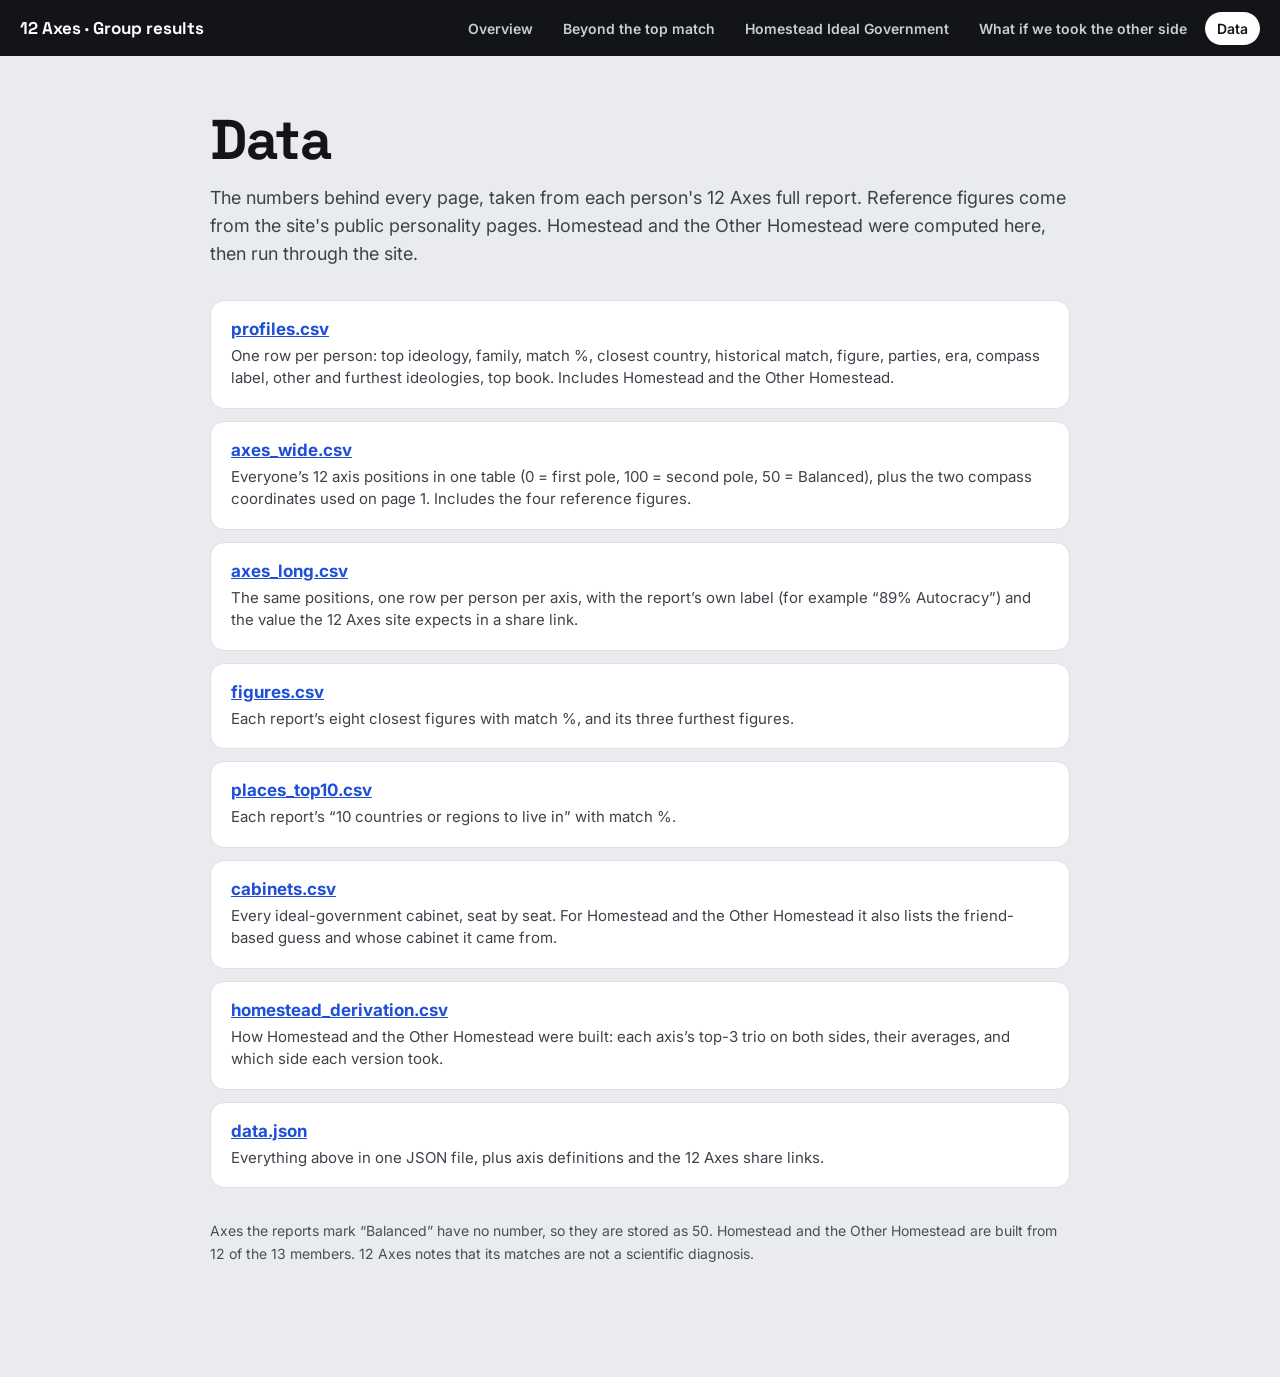
<file: data.html>
<!doctype html>
<html lang="en">
<head>
<meta charset="utf-8">
<meta name="viewport" content="width=device-width, initial-scale=1">
<title>Data · 12 Axes group results</title>
<link rel="preconnect" href="https://fonts.googleapis.com">
<link href="https://fonts.googleapis.com/css2?family=Inter:wght@400;500;600;700&amp;family=Space+Grotesk:wght@500;600;700&amp;display=swap" rel="stylesheet">
<style>
body{margin:0}
a{color:#1F4FD8}a:hover{color:#163a9e}
</style>

<style>
html,body{margin:0;background:#E9EBEF}
.site-nav{position:sticky;top:0;z-index:10;background:#121417;color:#fff;font-family:Inter,system-ui,sans-serif}
.site-nav .in{max-width:1440px;margin:0 auto;padding:0 20px;display:flex;align-items:center;gap:6px;min-height:56px;flex-wrap:wrap}
.site-nav .brand{font-family:'Space Grotesk',Inter,sans-serif;font-weight:700;font-size:17px;margin-right:auto;padding:12px 0;color:#fff;text-decoration:none}
.site-nav a.tab{color:#C9CDD4;text-decoration:none;font-size:14px;font-weight:600;padding:8px 12px;border-radius:999px}
.site-nav a.tab:hover{color:#fff;background:#2A2E35}
.site-nav a.tab[aria-current="page"]{color:#121417;background:#fff}
.site-nav a:focus-visible{outline:2px solid #8FB0FF;outline-offset:2px}
#frame{margin:0 auto;overflow:hidden}
#stage{width:1440px;transform-origin:top left}
</style>
<style>
.data{max-width:860px;margin:0 auto;padding:56px 24px 80px;font-family:Inter,system-ui,sans-serif;color:#121417}
.data h1{font-family:'Space Grotesk',Inter,sans-serif;font-size:56px;line-height:1;letter-spacing:-0.02em;margin:0 0 16px}
.data>p{font-size:18px;line-height:1.55;color:#3D424A;margin:0 0 32px}
.data ul{list-style:none;margin:0;padding:0;display:flex;flex-direction:column;gap:12px}
.data li{background:#fff;border:1px solid #DDE0E5;border-radius:14px;padding:18px 20px}
.data li a{font-size:17px;font-weight:700;color:#1F4FD8}
.data li p{margin:6px 0 0;font-size:15px;line-height:1.5;color:#3D424A}
.data .note{margin-top:32px;font-size:14px;line-height:1.6;color:#4A4F57}
</style>
<link rel="stylesheet" href="mobile.css">
</head>
<body>
<nav class="site-nav" aria-label="Pages"><div class="in"><a class="brand" href="index.html">12 Axes · Group results</a><a class="tab" href="index.html">Overview</a><a class="tab" href="beyond.html">Beyond the top match</a><a class="tab" href="homestead.html">Homestead Ideal Government</a><a class="tab" href="other-side.html">What if we took the other side</a><a class="tab" href="data.html" aria-current="page">Data</a></div></nav>
<main class="data">
<h1>Data</h1>
<p>The numbers behind every page, taken from each person's 12 Axes full report. Reference figures come from the site's public personality pages. Homestead and the Other Homestead were computed here, then run through the site.</p>
<ul><li><a href="data/profiles.csv" download>profiles.csv</a><p>One row per person: top ideology, family, match %, closest country, historical match, figure, parties, era, compass label, other and furthest ideologies, top book. Includes Homestead and the Other Homestead.</p></li><li><a href="data/axes_wide.csv" download>axes_wide.csv</a><p>Everyone’s 12 axis positions in one table (0 = first pole, 100 = second pole, 50 = Balanced), plus the two compass coordinates used on page 1. Includes the four reference figures.</p></li><li><a href="data/axes_long.csv" download>axes_long.csv</a><p>The same positions, one row per person per axis, with the report’s own label (for example “89% Autocracy”) and the value the 12 Axes site expects in a share link.</p></li><li><a href="data/figures.csv" download>figures.csv</a><p>Each report’s eight closest figures with match %, and its three furthest figures.</p></li><li><a href="data/places_top10.csv" download>places_top10.csv</a><p>Each report’s “10 countries or regions to live in” with match %.</p></li><li><a href="data/cabinets.csv" download>cabinets.csv</a><p>Every ideal-government cabinet, seat by seat. For Homestead and the Other Homestead it also lists the friend-based guess and whose cabinet it came from.</p></li><li><a href="data/homestead_derivation.csv" download>homestead_derivation.csv</a><p>How Homestead and the Other Homestead were built: each axis’s top-3 trio on both sides, their averages, and which side each version took.</p></li><li><a href="data/data.json" download>data.json</a><p>Everything above in one JSON file, plus axis definitions and the 12 Axes share links.</p></li></ul>
<p class="note">Axes the reports mark “Balanced” have no number, so they are stored as 50. Homestead and the Other Homestead are built from 12 of the 13 members. 12 Axes notes that its matches are not a scientific diagnosis.</p>
</main>
</body>
</html>
</file>
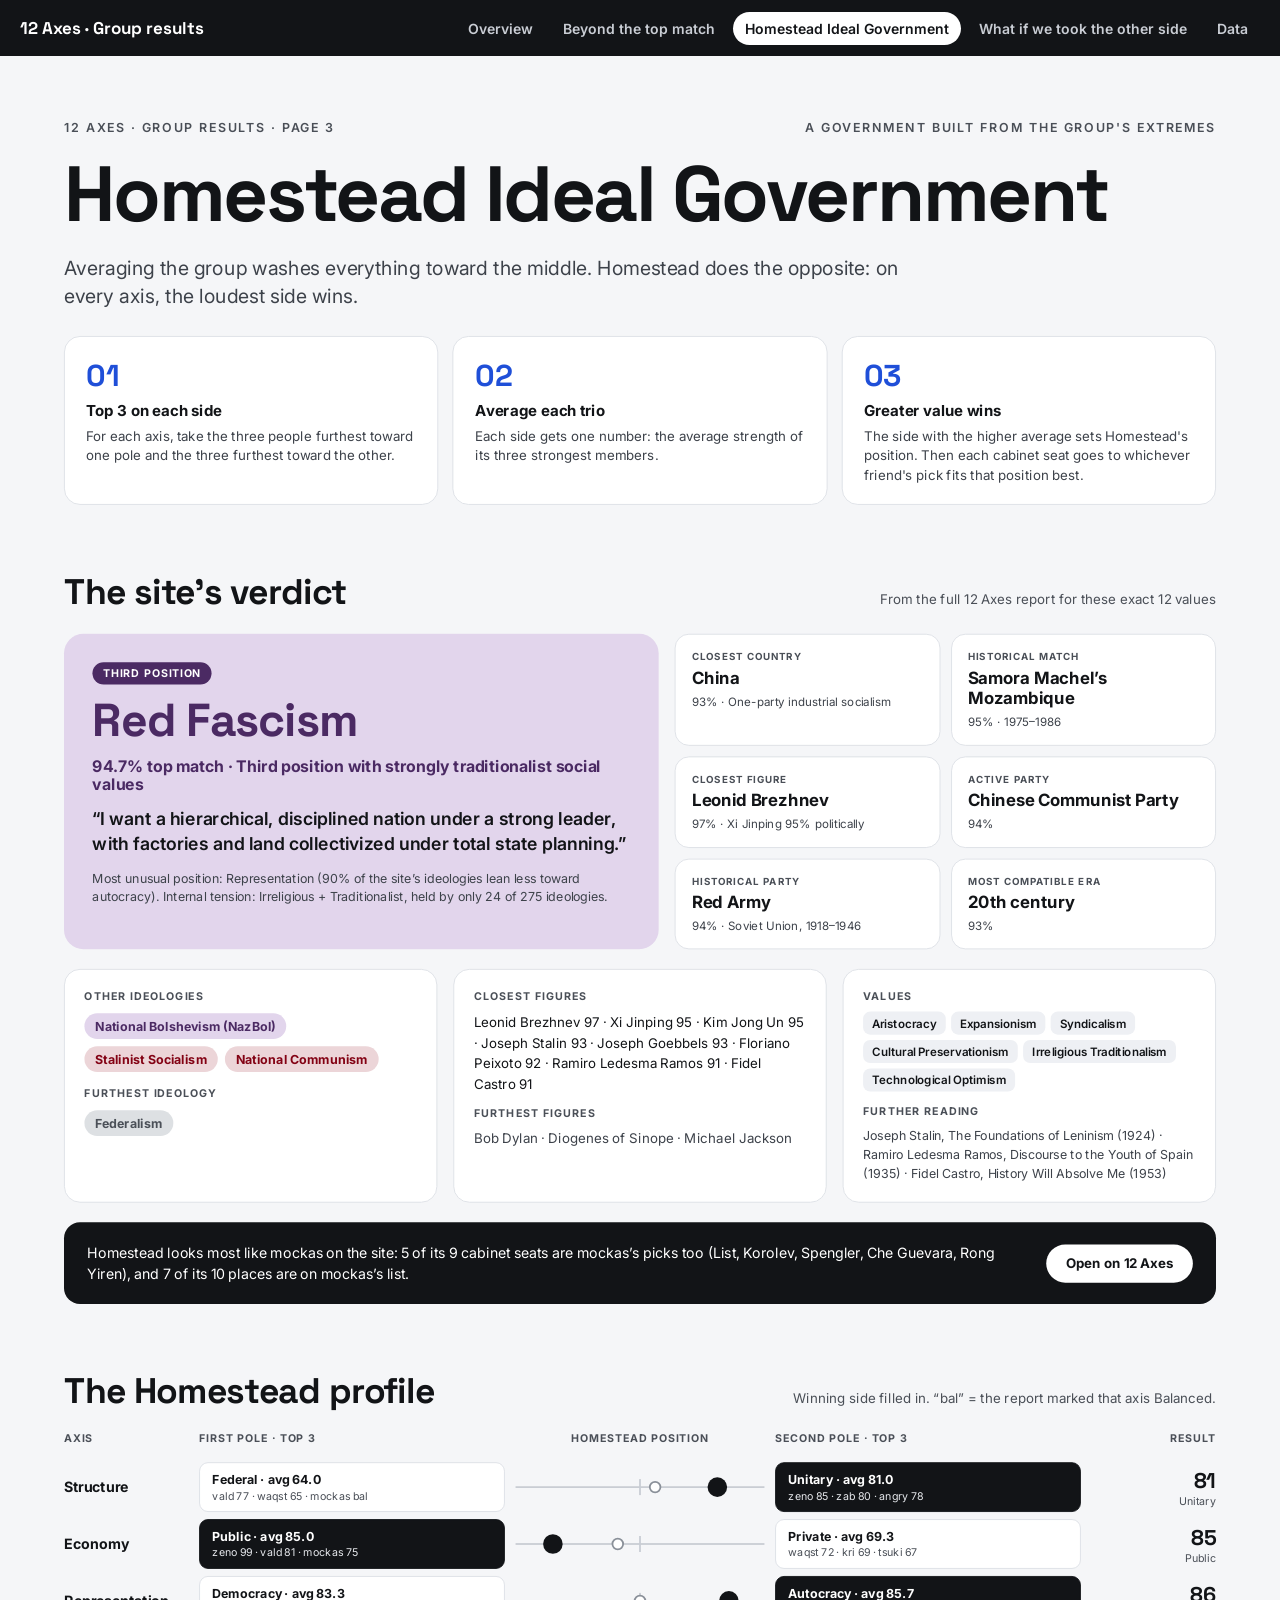
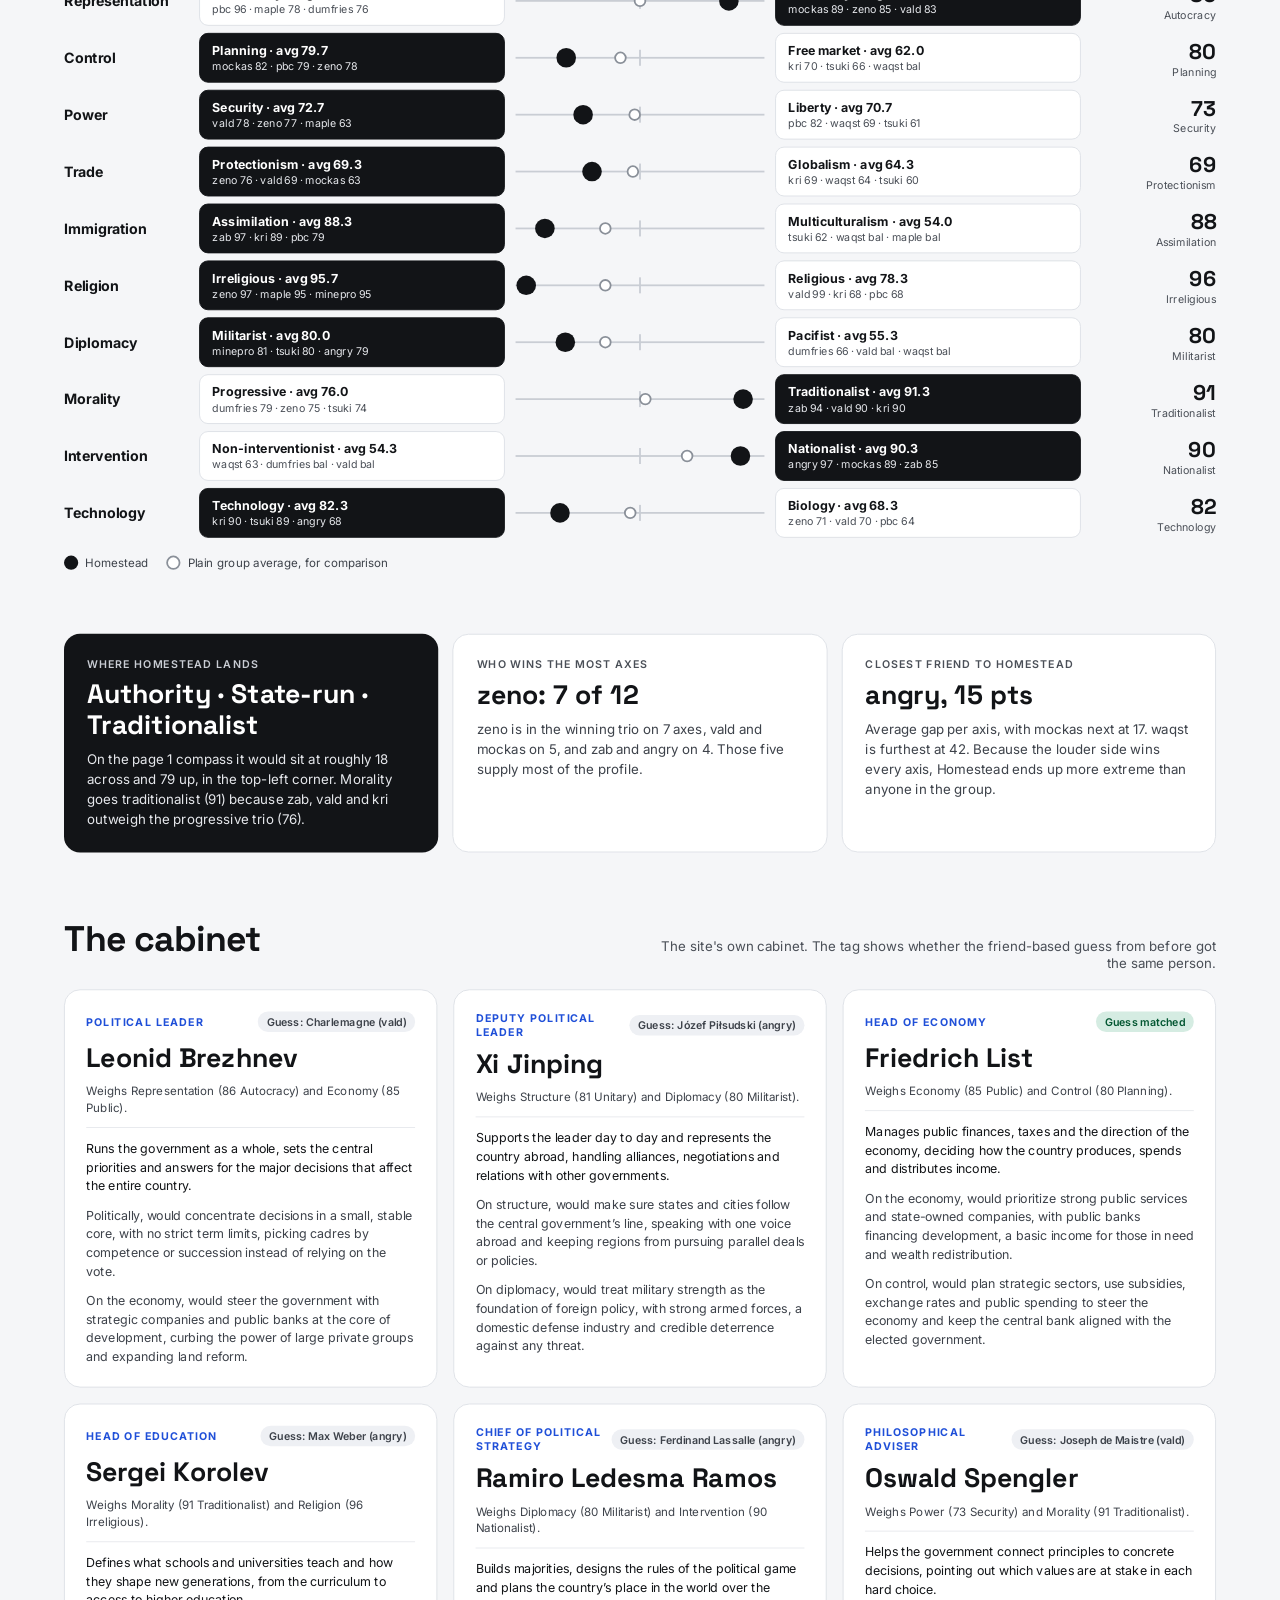
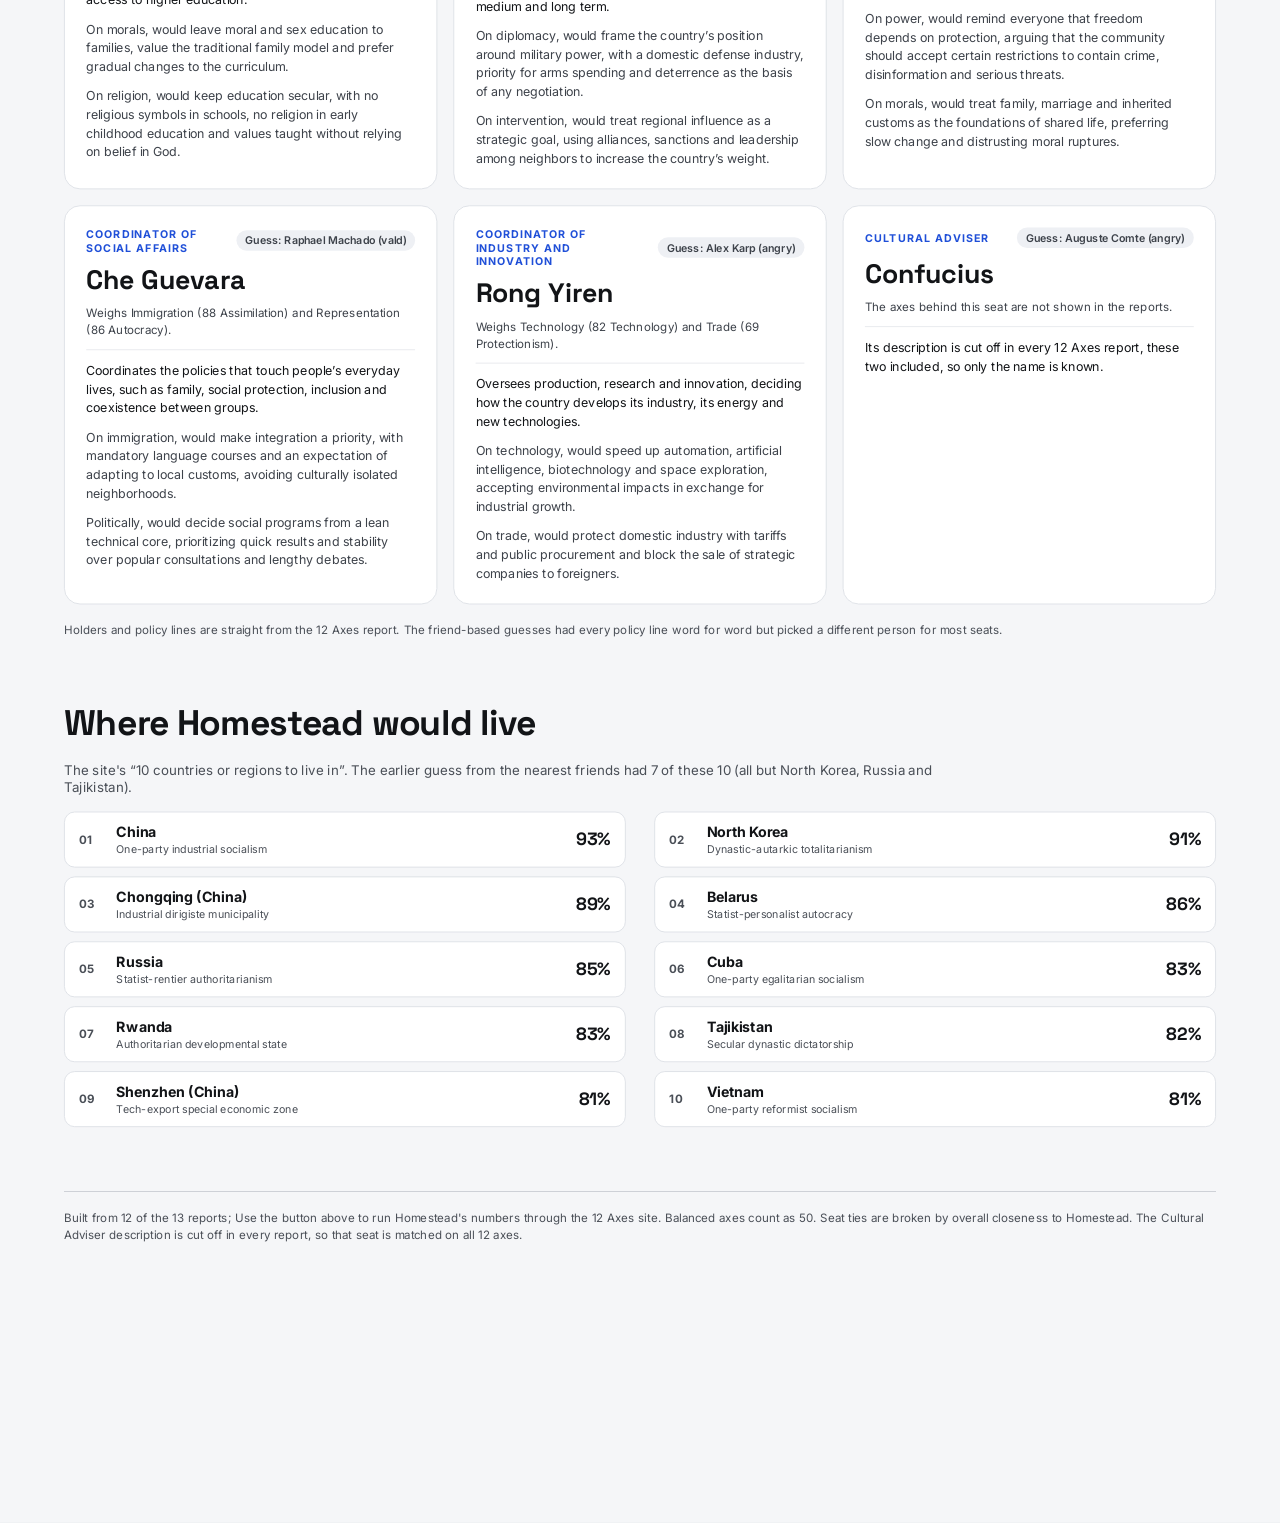
<file: homestead.html>
<!doctype html>
<html lang="en">
<head>
<meta charset="utf-8">
<meta name="viewport" content="width=device-width, initial-scale=1">
<title>Homestead Ideal Government · 12 Axes group results</title>
<link rel="preconnect" href="https://fonts.googleapis.com">
<link href="https://fonts.googleapis.com/css2?family=Inter:wght@400;500;600;700&amp;family=Space+Grotesk:wght@500;600;700&amp;display=swap" rel="stylesheet">
<style>
body{margin:0}
a{color:#1F4FD8}a:hover{color:#163a9e}
</style>

<style>
html,body{margin:0;background:#E9EBEF}
.site-nav{position:sticky;top:0;z-index:10;background:#121417;color:#fff;font-family:Inter,system-ui,sans-serif}
.site-nav .in{max-width:1440px;margin:0 auto;padding:0 20px;display:flex;align-items:center;gap:6px;min-height:56px;flex-wrap:wrap}
.site-nav .brand{font-family:'Space Grotesk',Inter,sans-serif;font-weight:700;font-size:17px;margin-right:auto;padding:12px 0;color:#fff;text-decoration:none}
.site-nav a.tab{color:#C9CDD4;text-decoration:none;font-size:14px;font-weight:600;padding:8px 12px;border-radius:999px}
.site-nav a.tab:hover{color:#fff;background:#2A2E35}
.site-nav a.tab[aria-current="page"]{color:#121417;background:#fff}
.site-nav a:focus-visible{outline:2px solid #8FB0FF;outline-offset:2px}
#frame{margin:0 auto;overflow:hidden}
#stage{width:1440px;transform-origin:top left}
</style>
<link rel="stylesheet" href="mobile.css">
</head>
<body>
<nav class="site-nav" aria-label="Pages"><div class="in"><a class="brand" href="index.html">12 Axes · Group results</a><a class="tab" href="index.html">Overview</a><a class="tab" href="beyond.html">Beyond the top match</a><a class="tab" href="homestead.html" aria-current="page">Homestead Ideal Government</a><a class="tab" href="other-side.html">What if we took the other side</a><a class="tab" href="data.html">Data</a></div></nav>
<main id="frame"><div id="stage" data-height="5250">
<div style="width: 1440px; height: 5250px; box-sizing: border-box; padding: 72px; background: #F5F6F8; color: #121417; font-family: Inter, system-ui, sans-serif; display: flex; flex-direction: column; gap: 72px">

  <header style="display: flex; flex-direction: column; gap: 24px">
    <div style="display: flex; justify-content: space-between; align-items: center; font-size: 14px; letter-spacing: 0.14em; text-transform: uppercase; color: #4A4F57; font-weight: 600">
      <span>12 Axes · Group results · Page 3</span>
      <span>A government built from the group's extremes</span>
    </div>
    <h1 style="margin: 0; font-family: 'Space Grotesk', Inter, sans-serif; font-size: 88px; line-height: 0.98; letter-spacing: -0.03em; font-weight: 700">Homestead Ideal Government</h1>
    <p style="margin: 0; font-size: 22px; line-height: 1.45; color: #3D424A; max-width: 980px">Averaging the group washes everything toward the middle. Homestead does the opposite: on every axis, the loudest side wins.</p>
    <div style="display: grid; grid-template-columns: repeat(3, minmax(0, 1fr)); gap: 16px; margin-top: 4px">
      <div style="background: #FFFFFF; border: 1px solid #DDE0E5; border-radius: 18px; padding: 22px 24px; display: flex; flex-direction: column; gap: 8px">
        <span style="font-family: 'Space Grotesk', Inter, sans-serif; font-size: 34px; font-weight: 700; color: #1F4FD8">01</span>
        <span style="font-size: 17px; font-weight: 700">Top 3 on each side</span>
        <span style="font-size: 15px; line-height: 1.45; color: #3D424A">For each axis, take the three people furthest toward one pole and the three furthest toward the other.</span>
      </div>
      <div style="background: #FFFFFF; border: 1px solid #DDE0E5; border-radius: 18px; padding: 22px 24px; display: flex; flex-direction: column; gap: 8px">
        <span style="font-family: 'Space Grotesk', Inter, sans-serif; font-size: 34px; font-weight: 700; color: #1F4FD8">02</span>
        <span style="font-size: 17px; font-weight: 700">Average each trio</span>
        <span style="font-size: 15px; line-height: 1.45; color: #3D424A">Each side gets one number: the average strength of its three strongest members.</span>
      </div>
      <div style="background: #FFFFFF; border: 1px solid #DDE0E5; border-radius: 18px; padding: 22px 24px; display: flex; flex-direction: column; gap: 8px">
        <span style="font-family: 'Space Grotesk', Inter, sans-serif; font-size: 34px; font-weight: 700; color: #1F4FD8">03</span>
        <span style="font-size: 17px; font-weight: 700">Greater value wins</span>
        <span style="font-size: 15px; line-height: 1.45; color: #3D424A">The side with the higher average sets Homestead's position. Then each cabinet seat goes to whichever friend's pick fits that position best.</span>
      </div>
    </div>
  </header>

  <section style="display: flex; flex-direction: column; gap: 22px">
    <div style="display: flex; align-items: baseline; justify-content: space-between; gap: 32px">
      <h2 style="margin: 0; font-family: 'Space Grotesk', Inter, sans-serif; font-size: 40px; font-weight: 700; letter-spacing: -0.02em">The site's verdict</h2>
      <span style="font-size: 15px; color: #4A4F57">From the full 12 Axes report for these exact 12 values</span>
    </div>
    <div style="display: grid; grid-template-columns: 1.1fr 1fr; gap: 18px">
      <div style="background: #E2D5EC; border-radius: 22px; padding: 32px; display: flex; flex-direction: column; gap: 14px">
        <span style="align-self: flex-start; font-size: 12px; font-weight: 700; letter-spacing: 0.08em; text-transform: uppercase; background: #4B2A63; color: #FFFFFF; padding: 5px 12px; border-radius: 999px">Third Position</span>
        <span style="font-family: 'Space Grotesk', Inter, sans-serif; font-size: 52px; font-weight: 700; line-height: 1.02; letter-spacing: -0.02em; color: #4B2A63">Red Fascism</span>
        <span style="font-size: 18px; font-weight: 700; color: #4B2A63">94.7% top match · Third position with strongly traditionalist social values</span>
        <span style="font-size: 20px; line-height: 1.4; font-weight: 600; color: #121417">“I want a hierarchical, disciplined nation under a strong leader, with factories and land collectivized under total state planning.”</span>
        <span style="font-size: 14px; line-height: 1.5; color: #3D424A">Most unusual position: Representation (90% of the site’s ideologies lean less toward autocracy). Internal tension: Irreligious + Traditionalist, held by only 24 of 275 ideologies.</span>
      </div>
      <div style="display: grid; grid-template-columns: repeat(2, minmax(0, 1fr)); gap: 12px">
        
          <div style="background: #FFFFFF; border: 1px solid #DDE0E5; border-radius: 16px; padding: 18px; display: flex; flex-direction: column; gap: 6px">
            <span style="font-size: 11px; font-weight: 700; letter-spacing: 0.1em; text-transform: uppercase; color: #4A4F57">Closest country</span>
            <span style="font-size: 19px; font-weight: 700; line-height: 1.2">China</span>
            <span style="font-size: 13px; color: #3D424A">93% · One-party industrial socialism</span>
          </div>
        
          <div style="background: #FFFFFF; border: 1px solid #DDE0E5; border-radius: 16px; padding: 18px; display: flex; flex-direction: column; gap: 6px">
            <span style="font-size: 11px; font-weight: 700; letter-spacing: 0.1em; text-transform: uppercase; color: #4A4F57">Historical match</span>
            <span style="font-size: 19px; font-weight: 700; line-height: 1.2">Samora Machel’s Mozambique</span>
            <span style="font-size: 13px; color: #3D424A">95% · 1975–1986</span>
          </div>
        
          <div style="background: #FFFFFF; border: 1px solid #DDE0E5; border-radius: 16px; padding: 18px; display: flex; flex-direction: column; gap: 6px">
            <span style="font-size: 11px; font-weight: 700; letter-spacing: 0.1em; text-transform: uppercase; color: #4A4F57">Closest figure</span>
            <span style="font-size: 19px; font-weight: 700; line-height: 1.2">Leonid Brezhnev</span>
            <span style="font-size: 13px; color: #3D424A">97% · Xi Jinping 95% politically</span>
          </div>
        
          <div style="background: #FFFFFF; border: 1px solid #DDE0E5; border-radius: 16px; padding: 18px; display: flex; flex-direction: column; gap: 6px">
            <span style="font-size: 11px; font-weight: 700; letter-spacing: 0.1em; text-transform: uppercase; color: #4A4F57">Active party</span>
            <span style="font-size: 19px; font-weight: 700; line-height: 1.2">Chinese Communist Party</span>
            <span style="font-size: 13px; color: #3D424A">94%</span>
          </div>
        
          <div style="background: #FFFFFF; border: 1px solid #DDE0E5; border-radius: 16px; padding: 18px; display: flex; flex-direction: column; gap: 6px">
            <span style="font-size: 11px; font-weight: 700; letter-spacing: 0.1em; text-transform: uppercase; color: #4A4F57">Historical party</span>
            <span style="font-size: 19px; font-weight: 700; line-height: 1.2">Red Army</span>
            <span style="font-size: 13px; color: #3D424A">94% · Soviet Union, 1918–1946</span>
          </div>
        
          <div style="background: #FFFFFF; border: 1px solid #DDE0E5; border-radius: 16px; padding: 18px; display: flex; flex-direction: column; gap: 6px">
            <span style="font-size: 11px; font-weight: 700; letter-spacing: 0.1em; text-transform: uppercase; color: #4A4F57">Most compatible era</span>
            <span style="font-size: 19px; font-weight: 700; line-height: 1.2">20th century</span>
            <span style="font-size: 13px; color: #3D424A">93%</span>
          </div>
        
      </div>
    </div>
    <div style="display: grid; grid-template-columns: repeat(3, minmax(0, 1fr)); gap: 18px">
      <div style="background: #FFFFFF; border: 1px solid #DDE0E5; border-radius: 18px; padding: 22px; display: flex; flex-direction: column; gap: 12px">
        <span style="font-size: 12px; font-weight: 700; letter-spacing: 0.1em; text-transform: uppercase; color: #4A4F57">Other ideologies</span>
        <div style="display: flex; flex-wrap: wrap; gap: 8px">
          
            <span style="font-size: 14px; font-weight: 700; background: #E2D5EC; color: #4B2A63; padding: 6px 12px; border-radius: 999px">National Bolshevism (NazBol)</span>
          
            <span style="font-size: 14px; font-weight: 700; background: #ECD5D8; color: #830214; padding: 6px 12px; border-radius: 999px">Stalinist Socialism</span>
          
            <span style="font-size: 14px; font-weight: 700; background: #ECD5D8; color: #830214; padding: 6px 12px; border-radius: 999px">National Communism</span>
          
        </div>
        <span style="font-size: 12px; font-weight: 700; letter-spacing: 0.1em; text-transform: uppercase; color: #4A4F57; margin-top: 4px">Furthest ideology</span>
        <span style="align-self: flex-start; font-size: 14px; font-weight: 700; background: #DDE0E3; color: #4B5058; padding: 6px 12px; border-radius: 999px">Federalism</span>
      </div>
      <div style="background: #FFFFFF; border: 1px solid #DDE0E5; border-radius: 18px; padding: 22px; display: flex; flex-direction: column; gap: 10px">
        <span style="font-size: 12px; font-weight: 700; letter-spacing: 0.1em; text-transform: uppercase; color: #4A4F57">Closest figures</span>
        <span style="font-size: 15px; line-height: 1.55; color: #121417">Leonid Brezhnev 97 · Xi Jinping 95 · Kim Jong Un 95 · Joseph Stalin 93 · Joseph Goebbels 93 · Floriano Peixoto 92 · Ramiro Ledesma Ramos 91 · Fidel Castro 91</span>
        <span style="font-size: 12px; font-weight: 700; letter-spacing: 0.1em; text-transform: uppercase; color: #4A4F57; margin-top: 4px">Furthest figures</span>
        <span style="font-size: 15px; line-height: 1.5; color: #3D424A">Bob Dylan · Diogenes of Sinope · Michael Jackson</span>
      </div>
      <div style="background: #FFFFFF; border: 1px solid #DDE0E5; border-radius: 18px; padding: 22px; display: flex; flex-direction: column; gap: 10px">
        <span style="font-size: 12px; font-weight: 700; letter-spacing: 0.1em; text-transform: uppercase; color: #4A4F57">Values</span>
        <div style="display: flex; flex-wrap: wrap; gap: 6px">
          
            <span style="font-size: 13px; font-weight: 600; background: #EEF0F4; padding: 5px 10px; border-radius: 8px">Aristocracy</span>
          
            <span style="font-size: 13px; font-weight: 600; background: #EEF0F4; padding: 5px 10px; border-radius: 8px">Expansionism</span>
          
            <span style="font-size: 13px; font-weight: 600; background: #EEF0F4; padding: 5px 10px; border-radius: 8px">Syndicalism</span>
          
            <span style="font-size: 13px; font-weight: 600; background: #EEF0F4; padding: 5px 10px; border-radius: 8px">Cultural Preservationism</span>
          
            <span style="font-size: 13px; font-weight: 600; background: #EEF0F4; padding: 5px 10px; border-radius: 8px">Irreligious Traditionalism</span>
          
            <span style="font-size: 13px; font-weight: 600; background: #EEF0F4; padding: 5px 10px; border-radius: 8px">Technological Optimism</span>
          
        </div>
        <span style="font-size: 12px; font-weight: 700; letter-spacing: 0.1em; text-transform: uppercase; color: #4A4F57; margin-top: 4px">Further reading</span>
        <span style="font-size: 14px; line-height: 1.5; color: #3D424A">Joseph Stalin, The Foundations of Leninism (1924) · Ramiro Ledesma Ramos, Discourse to the Youth of Spain (1935) · Fidel Castro, History Will Absolve Me (1953)</span>
      </div>
    </div>
    <div style="background: #121417; color: #FFFFFF; border-radius: 18px; padding: 22px 26px; display: flex; justify-content: space-between; align-items: center; gap: 28px">
      <span style="font-size: 16px; line-height: 1.5">Homestead looks most like mockas on the site: 5 of its 9 cabinet seats are mockas’s picks too (List, Korolev, Spengler, Che Guevara, Rong Yiren), and 7 of its 10 places are on mockas’s list.</span>
      <a href="https://12axes.vercel.app/results?est=19&amp;rep=14&amp;pod=73&amp;imi=88&amp;dip=80&amp;int=10&amp;eco=85&amp;con=80&amp;com=69&amp;rel=96&amp;mor=9&amp;tec=82&amp;lang=en" style="flex-shrink: 0; background: #FFFFFF; color: #121417; font-size: 15px; font-weight: 700; text-decoration: none; padding: 12px 22px; border-radius: 999px">Open on 12 Axes</a>
    </div>
  </section>

  <section style="display: flex; flex-direction: column; gap: 20px">
    <div style="display: flex; align-items: baseline; justify-content: space-between; gap: 32px">
      <h2 style="margin: 0; font-family: 'Space Grotesk', Inter, sans-serif; font-size: 40px; font-weight: 700; letter-spacing: -0.02em">The Homestead profile</h2>
      <span style="font-size: 15px; color: #4A4F57">Winning side filled in. “bal” = the report marked that axis Balanced.</span>
    </div>
    <div style="display: grid; grid-template-columns: 140px minmax(0, 1fr) 280px minmax(0, 1fr) 140px; gap: 12px; font-size: 12px; font-weight: 700; letter-spacing: 0.08em; text-transform: uppercase; color: #4A4F57">
      <span>Axis</span><span>First pole · top 3</span><span style="text-align: center">Homestead position</span><span>Second pole · top 3</span><span style="text-align: right">Result</span>
    </div>
    <div style="display: flex; flex-direction: column; gap: 8px">
      
        <div style="display: grid; grid-template-columns: 140px minmax(0, 1fr) 280px minmax(0, 1fr) 140px; gap: 12px; align-items: center">
          <span style="font-size: 16px; font-weight: 700">Structure</span>
          <div style="border-radius: 10px; padding: 10px 14px; background: #FFFFFF; border: 1px solid #DDE0E5; display: flex; flex-direction: column; gap: 2px; min-height: 52px; box-sizing: border-box; justify-content: center">
            <span style="font-size: 14px; font-weight: 700; color: #121417">Federal · avg 64.0</span>
            <span style="font-size: 12px; color: #4A4F57">vald 77 · waqst 65 · mockas bal</span>
          </div>
          <div style="position: relative; height: 52px">
            <div style="position: absolute; left: 0; right: 0; top: 25px; height: 2px; background: #C9CDD4"></div>
            <div style="position: absolute; left: 139px; top: 17px; width: 2px; height: 18px; background: #C9CDD4"></div>
            <div style="position: absolute; left: 157px; top: 19px; width: 14px; height: 14px; margin-left: -7px; border-radius: 50%; background: #FFFFFF; border: 2px solid #8A9099; box-sizing: border-box"></div>
            <div style="position: absolute; left: 227px; top: 15px; width: 22px; height: 22px; margin-left: -11px; border-radius: 50%; background: #121417"></div>
          </div>
          <div style="border-radius: 10px; padding: 10px 14px; background: #121417; border: 1px solid #121417; display: flex; flex-direction: column; gap: 2px; min-height: 52px; box-sizing: border-box; justify-content: center">
            <span style="font-size: 14px; font-weight: 700; color: #FFFFFF">Unitary · avg 81.0</span>
            <span style="font-size: 12px; color: #E6E8EC">zeno 85 · zab 80 · angry 78</span>
          </div>
          <div style="display: flex; flex-direction: column; align-items: flex-end">
            <span style="font-family: 'Space Grotesk', Inter, sans-serif; font-size: 24px; font-weight: 700">81</span>
            <span style="font-size: 12px; color: #4A4F57">Unitary</span>
          </div>
        </div>
      
        <div style="display: grid; grid-template-columns: 140px minmax(0, 1fr) 280px minmax(0, 1fr) 140px; gap: 12px; align-items: center">
          <span style="font-size: 16px; font-weight: 700">Economy</span>
          <div style="border-radius: 10px; padding: 10px 14px; background: #121417; border: 1px solid #121417; display: flex; flex-direction: column; gap: 2px; min-height: 52px; box-sizing: border-box; justify-content: center">
            <span style="font-size: 14px; font-weight: 700; color: #FFFFFF">Public · avg 85.0</span>
            <span style="font-size: 12px; color: #E6E8EC">zeno 99 · vald 81 · mockas 75</span>
          </div>
          <div style="position: relative; height: 52px">
            <div style="position: absolute; left: 0; right: 0; top: 25px; height: 2px; background: #C9CDD4"></div>
            <div style="position: absolute; left: 139px; top: 17px; width: 2px; height: 18px; background: #C9CDD4"></div>
            <div style="position: absolute; left: 115px; top: 19px; width: 14px; height: 14px; margin-left: -7px; border-radius: 50%; background: #FFFFFF; border: 2px solid #8A9099; box-sizing: border-box"></div>
            <div style="position: absolute; left: 42px; top: 15px; width: 22px; height: 22px; margin-left: -11px; border-radius: 50%; background: #121417"></div>
          </div>
          <div style="border-radius: 10px; padding: 10px 14px; background: #FFFFFF; border: 1px solid #DDE0E5; display: flex; flex-direction: column; gap: 2px; min-height: 52px; box-sizing: border-box; justify-content: center">
            <span style="font-size: 14px; font-weight: 700; color: #121417">Private · avg 69.3</span>
            <span style="font-size: 12px; color: #4A4F57">waqst 72 · kri 69 · tsuki 67</span>
          </div>
          <div style="display: flex; flex-direction: column; align-items: flex-end">
            <span style="font-family: 'Space Grotesk', Inter, sans-serif; font-size: 24px; font-weight: 700">85</span>
            <span style="font-size: 12px; color: #4A4F57">Public</span>
          </div>
        </div>
      
        <div style="display: grid; grid-template-columns: 140px minmax(0, 1fr) 280px minmax(0, 1fr) 140px; gap: 12px; align-items: center">
          <span style="font-size: 16px; font-weight: 700">Representation</span>
          <div style="border-radius: 10px; padding: 10px 14px; background: #FFFFFF; border: 1px solid #DDE0E5; display: flex; flex-direction: column; gap: 2px; min-height: 52px; box-sizing: border-box; justify-content: center">
            <span style="font-size: 14px; font-weight: 700; color: #121417">Democracy · avg 83.3</span>
            <span style="font-size: 12px; color: #4A4F57">pbc 96 · maple 78 · dumfries 76</span>
          </div>
          <div style="position: relative; height: 52px">
            <div style="position: absolute; left: 0; right: 0; top: 25px; height: 2px; background: #C9CDD4"></div>
            <div style="position: absolute; left: 139px; top: 17px; width: 2px; height: 18px; background: #C9CDD4"></div>
            <div style="position: absolute; left: 140px; top: 19px; width: 14px; height: 14px; margin-left: -7px; border-radius: 50%; background: #FFFFFF; border: 2px solid #8A9099; box-sizing: border-box"></div>
            <div style="position: absolute; left: 240px; top: 15px; width: 22px; height: 22px; margin-left: -11px; border-radius: 50%; background: #121417"></div>
          </div>
          <div style="border-radius: 10px; padding: 10px 14px; background: #121417; border: 1px solid #121417; display: flex; flex-direction: column; gap: 2px; min-height: 52px; box-sizing: border-box; justify-content: center">
            <span style="font-size: 14px; font-weight: 700; color: #FFFFFF">Autocracy · avg 85.7</span>
            <span style="font-size: 12px; color: #E6E8EC">mockas 89 · zeno 85 · vald 83</span>
          </div>
          <div style="display: flex; flex-direction: column; align-items: flex-end">
            <span style="font-family: 'Space Grotesk', Inter, sans-serif; font-size: 24px; font-weight: 700">86</span>
            <span style="font-size: 12px; color: #4A4F57">Autocracy</span>
          </div>
        </div>
      
        <div style="display: grid; grid-template-columns: 140px minmax(0, 1fr) 280px minmax(0, 1fr) 140px; gap: 12px; align-items: center">
          <span style="font-size: 16px; font-weight: 700">Control</span>
          <div style="border-radius: 10px; padding: 10px 14px; background: #121417; border: 1px solid #121417; display: flex; flex-direction: column; gap: 2px; min-height: 52px; box-sizing: border-box; justify-content: center">
            <span style="font-size: 14px; font-weight: 700; color: #FFFFFF">Planning · avg 79.7</span>
            <span style="font-size: 12px; color: #E6E8EC">mockas 82 · pbc 79 · zeno 78</span>
          </div>
          <div style="position: relative; height: 52px">
            <div style="position: absolute; left: 0; right: 0; top: 25px; height: 2px; background: #C9CDD4"></div>
            <div style="position: absolute; left: 139px; top: 17px; width: 2px; height: 18px; background: #C9CDD4"></div>
            <div style="position: absolute; left: 118px; top: 19px; width: 14px; height: 14px; margin-left: -7px; border-radius: 50%; background: #FFFFFF; border: 2px solid #8A9099; box-sizing: border-box"></div>
            <div style="position: absolute; left: 57px; top: 15px; width: 22px; height: 22px; margin-left: -11px; border-radius: 50%; background: #121417"></div>
          </div>
          <div style="border-radius: 10px; padding: 10px 14px; background: #FFFFFF; border: 1px solid #DDE0E5; display: flex; flex-direction: column; gap: 2px; min-height: 52px; box-sizing: border-box; justify-content: center">
            <span style="font-size: 14px; font-weight: 700; color: #121417">Free market · avg 62.0</span>
            <span style="font-size: 12px; color: #4A4F57">kri 70 · tsuki 66 · waqst bal</span>
          </div>
          <div style="display: flex; flex-direction: column; align-items: flex-end">
            <span style="font-family: 'Space Grotesk', Inter, sans-serif; font-size: 24px; font-weight: 700">80</span>
            <span style="font-size: 12px; color: #4A4F57">Planning</span>
          </div>
        </div>
      
        <div style="display: grid; grid-template-columns: 140px minmax(0, 1fr) 280px minmax(0, 1fr) 140px; gap: 12px; align-items: center">
          <span style="font-size: 16px; font-weight: 700">Power</span>
          <div style="border-radius: 10px; padding: 10px 14px; background: #121417; border: 1px solid #121417; display: flex; flex-direction: column; gap: 2px; min-height: 52px; box-sizing: border-box; justify-content: center">
            <span style="font-size: 14px; font-weight: 700; color: #FFFFFF">Security · avg 72.7</span>
            <span style="font-size: 12px; color: #E6E8EC">vald 78 · zeno 77 · maple 63</span>
          </div>
          <div style="position: relative; height: 52px">
            <div style="position: absolute; left: 0; right: 0; top: 25px; height: 2px; background: #C9CDD4"></div>
            <div style="position: absolute; left: 139px; top: 17px; width: 2px; height: 18px; background: #C9CDD4"></div>
            <div style="position: absolute; left: 134px; top: 19px; width: 14px; height: 14px; margin-left: -7px; border-radius: 50%; background: #FFFFFF; border: 2px solid #8A9099; box-sizing: border-box"></div>
            <div style="position: absolute; left: 76px; top: 15px; width: 22px; height: 22px; margin-left: -11px; border-radius: 50%; background: #121417"></div>
          </div>
          <div style="border-radius: 10px; padding: 10px 14px; background: #FFFFFF; border: 1px solid #DDE0E5; display: flex; flex-direction: column; gap: 2px; min-height: 52px; box-sizing: border-box; justify-content: center">
            <span style="font-size: 14px; font-weight: 700; color: #121417">Liberty · avg 70.7</span>
            <span style="font-size: 12px; color: #4A4F57">pbc 82 · waqst 69 · tsuki 61</span>
          </div>
          <div style="display: flex; flex-direction: column; align-items: flex-end">
            <span style="font-family: 'Space Grotesk', Inter, sans-serif; font-size: 24px; font-weight: 700">73</span>
            <span style="font-size: 12px; color: #4A4F57">Security</span>
          </div>
        </div>
      
        <div style="display: grid; grid-template-columns: 140px minmax(0, 1fr) 280px minmax(0, 1fr) 140px; gap: 12px; align-items: center">
          <span style="font-size: 16px; font-weight: 700">Trade</span>
          <div style="border-radius: 10px; padding: 10px 14px; background: #121417; border: 1px solid #121417; display: flex; flex-direction: column; gap: 2px; min-height: 52px; box-sizing: border-box; justify-content: center">
            <span style="font-size: 14px; font-weight: 700; color: #FFFFFF">Protectionism · avg 69.3</span>
            <span style="font-size: 12px; color: #E6E8EC">zeno 76 · vald 69 · mockas 63</span>
          </div>
          <div style="position: relative; height: 52px">
            <div style="position: absolute; left: 0; right: 0; top: 25px; height: 2px; background: #C9CDD4"></div>
            <div style="position: absolute; left: 139px; top: 17px; width: 2px; height: 18px; background: #C9CDD4"></div>
            <div style="position: absolute; left: 132px; top: 19px; width: 14px; height: 14px; margin-left: -7px; border-radius: 50%; background: #FFFFFF; border: 2px solid #8A9099; box-sizing: border-box"></div>
            <div style="position: absolute; left: 86px; top: 15px; width: 22px; height: 22px; margin-left: -11px; border-radius: 50%; background: #121417"></div>
          </div>
          <div style="border-radius: 10px; padding: 10px 14px; background: #FFFFFF; border: 1px solid #DDE0E5; display: flex; flex-direction: column; gap: 2px; min-height: 52px; box-sizing: border-box; justify-content: center">
            <span style="font-size: 14px; font-weight: 700; color: #121417">Globalism · avg 64.3</span>
            <span style="font-size: 12px; color: #4A4F57">kri 69 · waqst 64 · tsuki 60</span>
          </div>
          <div style="display: flex; flex-direction: column; align-items: flex-end">
            <span style="font-family: 'Space Grotesk', Inter, sans-serif; font-size: 24px; font-weight: 700">69</span>
            <span style="font-size: 12px; color: #4A4F57">Protectionism</span>
          </div>
        </div>
      
        <div style="display: grid; grid-template-columns: 140px minmax(0, 1fr) 280px minmax(0, 1fr) 140px; gap: 12px; align-items: center">
          <span style="font-size: 16px; font-weight: 700">Immigration</span>
          <div style="border-radius: 10px; padding: 10px 14px; background: #121417; border: 1px solid #121417; display: flex; flex-direction: column; gap: 2px; min-height: 52px; box-sizing: border-box; justify-content: center">
            <span style="font-size: 14px; font-weight: 700; color: #FFFFFF">Assimilation · avg 88.3</span>
            <span style="font-size: 12px; color: #E6E8EC">zab 97 · kri 89 · pbc 79</span>
          </div>
          <div style="position: relative; height: 52px">
            <div style="position: absolute; left: 0; right: 0; top: 25px; height: 2px; background: #C9CDD4"></div>
            <div style="position: absolute; left: 139px; top: 17px; width: 2px; height: 18px; background: #C9CDD4"></div>
            <div style="position: absolute; left: 101px; top: 19px; width: 14px; height: 14px; margin-left: -7px; border-radius: 50%; background: #FFFFFF; border: 2px solid #8A9099; box-sizing: border-box"></div>
            <div style="position: absolute; left: 33px; top: 15px; width: 22px; height: 22px; margin-left: -11px; border-radius: 50%; background: #121417"></div>
          </div>
          <div style="border-radius: 10px; padding: 10px 14px; background: #FFFFFF; border: 1px solid #DDE0E5; display: flex; flex-direction: column; gap: 2px; min-height: 52px; box-sizing: border-box; justify-content: center">
            <span style="font-size: 14px; font-weight: 700; color: #121417">Multiculturalism · avg 54.0</span>
            <span style="font-size: 12px; color: #4A4F57">tsuki 62 · waqst bal · maple bal</span>
          </div>
          <div style="display: flex; flex-direction: column; align-items: flex-end">
            <span style="font-family: 'Space Grotesk', Inter, sans-serif; font-size: 24px; font-weight: 700">88</span>
            <span style="font-size: 12px; color: #4A4F57">Assimilation</span>
          </div>
        </div>
      
        <div style="display: grid; grid-template-columns: 140px minmax(0, 1fr) 280px minmax(0, 1fr) 140px; gap: 12px; align-items: center">
          <span style="font-size: 16px; font-weight: 700">Religion</span>
          <div style="border-radius: 10px; padding: 10px 14px; background: #121417; border: 1px solid #121417; display: flex; flex-direction: column; gap: 2px; min-height: 52px; box-sizing: border-box; justify-content: center">
            <span style="font-size: 14px; font-weight: 700; color: #FFFFFF">Irreligious · avg 95.7</span>
            <span style="font-size: 12px; color: #E6E8EC">zeno 97 · maple 95 · minepro 95</span>
          </div>
          <div style="position: relative; height: 52px">
            <div style="position: absolute; left: 0; right: 0; top: 25px; height: 2px; background: #C9CDD4"></div>
            <div style="position: absolute; left: 139px; top: 17px; width: 2px; height: 18px; background: #C9CDD4"></div>
            <div style="position: absolute; left: 101px; top: 19px; width: 14px; height: 14px; margin-left: -7px; border-radius: 50%; background: #FFFFFF; border: 2px solid #8A9099; box-sizing: border-box"></div>
            <div style="position: absolute; left: 12px; top: 15px; width: 22px; height: 22px; margin-left: -11px; border-radius: 50%; background: #121417"></div>
          </div>
          <div style="border-radius: 10px; padding: 10px 14px; background: #FFFFFF; border: 1px solid #DDE0E5; display: flex; flex-direction: column; gap: 2px; min-height: 52px; box-sizing: border-box; justify-content: center">
            <span style="font-size: 14px; font-weight: 700; color: #121417">Religious · avg 78.3</span>
            <span style="font-size: 12px; color: #4A4F57">vald 99 · kri 68 · pbc 68</span>
          </div>
          <div style="display: flex; flex-direction: column; align-items: flex-end">
            <span style="font-family: 'Space Grotesk', Inter, sans-serif; font-size: 24px; font-weight: 700">96</span>
            <span style="font-size: 12px; color: #4A4F57">Irreligious</span>
          </div>
        </div>
      
        <div style="display: grid; grid-template-columns: 140px minmax(0, 1fr) 280px minmax(0, 1fr) 140px; gap: 12px; align-items: center">
          <span style="font-size: 16px; font-weight: 700">Diplomacy</span>
          <div style="border-radius: 10px; padding: 10px 14px; background: #121417; border: 1px solid #121417; display: flex; flex-direction: column; gap: 2px; min-height: 52px; box-sizing: border-box; justify-content: center">
            <span style="font-size: 14px; font-weight: 700; color: #FFFFFF">Militarist · avg 80.0</span>
            <span style="font-size: 12px; color: #E6E8EC">minepro 81 · tsuki 80 · angry 79</span>
          </div>
          <div style="position: relative; height: 52px">
            <div style="position: absolute; left: 0; right: 0; top: 25px; height: 2px; background: #C9CDD4"></div>
            <div style="position: absolute; left: 139px; top: 17px; width: 2px; height: 18px; background: #C9CDD4"></div>
            <div style="position: absolute; left: 101px; top: 19px; width: 14px; height: 14px; margin-left: -7px; border-radius: 50%; background: #FFFFFF; border: 2px solid #8A9099; box-sizing: border-box"></div>
            <div style="position: absolute; left: 56px; top: 15px; width: 22px; height: 22px; margin-left: -11px; border-radius: 50%; background: #121417"></div>
          </div>
          <div style="border-radius: 10px; padding: 10px 14px; background: #FFFFFF; border: 1px solid #DDE0E5; display: flex; flex-direction: column; gap: 2px; min-height: 52px; box-sizing: border-box; justify-content: center">
            <span style="font-size: 14px; font-weight: 700; color: #121417">Pacifist · avg 55.3</span>
            <span style="font-size: 12px; color: #4A4F57">dumfries 66 · vald bal · waqst bal</span>
          </div>
          <div style="display: flex; flex-direction: column; align-items: flex-end">
            <span style="font-family: 'Space Grotesk', Inter, sans-serif; font-size: 24px; font-weight: 700">80</span>
            <span style="font-size: 12px; color: #4A4F57">Militarist</span>
          </div>
        </div>
      
        <div style="display: grid; grid-template-columns: 140px minmax(0, 1fr) 280px minmax(0, 1fr) 140px; gap: 12px; align-items: center">
          <span style="font-size: 16px; font-weight: 700">Morality</span>
          <div style="border-radius: 10px; padding: 10px 14px; background: #FFFFFF; border: 1px solid #DDE0E5; display: flex; flex-direction: column; gap: 2px; min-height: 52px; box-sizing: border-box; justify-content: center">
            <span style="font-size: 14px; font-weight: 700; color: #121417">Progressive · avg 76.0</span>
            <span style="font-size: 12px; color: #4A4F57">dumfries 79 · zeno 75 · tsuki 74</span>
          </div>
          <div style="position: relative; height: 52px">
            <div style="position: absolute; left: 0; right: 0; top: 25px; height: 2px; background: #C9CDD4"></div>
            <div style="position: absolute; left: 139px; top: 17px; width: 2px; height: 18px; background: #C9CDD4"></div>
            <div style="position: absolute; left: 146px; top: 19px; width: 14px; height: 14px; margin-left: -7px; border-radius: 50%; background: #FFFFFF; border: 2px solid #8A9099; box-sizing: border-box"></div>
            <div style="position: absolute; left: 256px; top: 15px; width: 22px; height: 22px; margin-left: -11px; border-radius: 50%; background: #121417"></div>
          </div>
          <div style="border-radius: 10px; padding: 10px 14px; background: #121417; border: 1px solid #121417; display: flex; flex-direction: column; gap: 2px; min-height: 52px; box-sizing: border-box; justify-content: center">
            <span style="font-size: 14px; font-weight: 700; color: #FFFFFF">Traditionalist · avg 91.3</span>
            <span style="font-size: 12px; color: #E6E8EC">zab 94 · vald 90 · kri 90</span>
          </div>
          <div style="display: flex; flex-direction: column; align-items: flex-end">
            <span style="font-family: 'Space Grotesk', Inter, sans-serif; font-size: 24px; font-weight: 700">91</span>
            <span style="font-size: 12px; color: #4A4F57">Traditionalist</span>
          </div>
        </div>
      
        <div style="display: grid; grid-template-columns: 140px minmax(0, 1fr) 280px minmax(0, 1fr) 140px; gap: 12px; align-items: center">
          <span style="font-size: 16px; font-weight: 700">Intervention</span>
          <div style="border-radius: 10px; padding: 10px 14px; background: #FFFFFF; border: 1px solid #DDE0E5; display: flex; flex-direction: column; gap: 2px; min-height: 52px; box-sizing: border-box; justify-content: center">
            <span style="font-size: 14px; font-weight: 700; color: #121417">Non-interventionist · avg 54.3</span>
            <span style="font-size: 12px; color: #4A4F57">waqst 63 · dumfries bal · vald bal</span>
          </div>
          <div style="position: relative; height: 52px">
            <div style="position: absolute; left: 0; right: 0; top: 25px; height: 2px; background: #C9CDD4"></div>
            <div style="position: absolute; left: 139px; top: 17px; width: 2px; height: 18px; background: #C9CDD4"></div>
            <div style="position: absolute; left: 193px; top: 19px; width: 14px; height: 14px; margin-left: -7px; border-radius: 50%; background: #FFFFFF; border: 2px solid #8A9099; box-sizing: border-box"></div>
            <div style="position: absolute; left: 253px; top: 15px; width: 22px; height: 22px; margin-left: -11px; border-radius: 50%; background: #121417"></div>
          </div>
          <div style="border-radius: 10px; padding: 10px 14px; background: #121417; border: 1px solid #121417; display: flex; flex-direction: column; gap: 2px; min-height: 52px; box-sizing: border-box; justify-content: center">
            <span style="font-size: 14px; font-weight: 700; color: #FFFFFF">Nationalist · avg 90.3</span>
            <span style="font-size: 12px; color: #E6E8EC">angry 97 · mockas 89 · zab 85</span>
          </div>
          <div style="display: flex; flex-direction: column; align-items: flex-end">
            <span style="font-family: 'Space Grotesk', Inter, sans-serif; font-size: 24px; font-weight: 700">90</span>
            <span style="font-size: 12px; color: #4A4F57">Nationalist</span>
          </div>
        </div>
      
        <div style="display: grid; grid-template-columns: 140px minmax(0, 1fr) 280px minmax(0, 1fr) 140px; gap: 12px; align-items: center">
          <span style="font-size: 16px; font-weight: 700">Technology</span>
          <div style="border-radius: 10px; padding: 10px 14px; background: #121417; border: 1px solid #121417; display: flex; flex-direction: column; gap: 2px; min-height: 52px; box-sizing: border-box; justify-content: center">
            <span style="font-size: 14px; font-weight: 700; color: #FFFFFF">Technology · avg 82.3</span>
            <span style="font-size: 12px; color: #E6E8EC">kri 90 · tsuki 89 · angry 68</span>
          </div>
          <div style="position: relative; height: 52px">
            <div style="position: absolute; left: 0; right: 0; top: 25px; height: 2px; background: #C9CDD4"></div>
            <div style="position: absolute; left: 139px; top: 17px; width: 2px; height: 18px; background: #C9CDD4"></div>
            <div style="position: absolute; left: 129px; top: 19px; width: 14px; height: 14px; margin-left: -7px; border-radius: 50%; background: #FFFFFF; border: 2px solid #8A9099; box-sizing: border-box"></div>
            <div style="position: absolute; left: 50px; top: 15px; width: 22px; height: 22px; margin-left: -11px; border-radius: 50%; background: #121417"></div>
          </div>
          <div style="border-radius: 10px; padding: 10px 14px; background: #FFFFFF; border: 1px solid #DDE0E5; display: flex; flex-direction: column; gap: 2px; min-height: 52px; box-sizing: border-box; justify-content: center">
            <span style="font-size: 14px; font-weight: 700; color: #121417">Biology · avg 68.3</span>
            <span style="font-size: 12px; color: #4A4F57">zeno 71 · vald 70 · pbc 64</span>
          </div>
          <div style="display: flex; flex-direction: column; align-items: flex-end">
            <span style="font-family: 'Space Grotesk', Inter, sans-serif; font-size: 24px; font-weight: 700">82</span>
            <span style="font-size: 12px; color: #4A4F57">Technology</span>
          </div>
        </div>
      
    </div>
    <div style="display: flex; gap: 20px; align-items: center; font-size: 13px; color: #3D424A">
      <span style="display: flex; align-items: center; gap: 8px"><span style="width: 16px; height: 16px; border-radius: 50%; background: #121417; display: inline-block"></span>Homestead</span>
      <span style="display: flex; align-items: center; gap: 8px"><span style="width: 12px; height: 12px; border-radius: 50%; background: #FFFFFF; border: 2px solid #8A9099; display: inline-block"></span>Plain group average, for comparison</span>
    </div>
  </section>

  <section style="display: grid; grid-template-columns: repeat(3, minmax(0, 1fr)); gap: 16px">
    <div style="background: #121417; color: #FFFFFF; border-radius: 18px; padding: 26px; display: flex; flex-direction: column; gap: 10px">
      <span style="font-size: 12px; font-weight: 600; letter-spacing: 0.1em; text-transform: uppercase; color: #C9CDD4">Where Homestead lands</span>
      <span style="font-family: 'Space Grotesk', Inter, sans-serif; font-size: 30px; font-weight: 700; line-height: 1.15">Authority · State-run · Traditionalist</span>
      <span style="font-size: 15px; line-height: 1.5; color: #E6E8EC">On the page 1 compass it would sit at roughly 18 across and 79 up, in the top-left corner. Morality goes traditionalist (91) because zab, vald and kri outweigh the progressive trio (76).</span>
    </div>
    <div style="background: #FFFFFF; border: 1px solid #DDE0E5; border-radius: 18px; padding: 26px; display: flex; flex-direction: column; gap: 10px">
      <span style="font-size: 12px; font-weight: 600; letter-spacing: 0.1em; text-transform: uppercase; color: #4A4F57">Who wins the most axes</span>
      <span style="font-family: 'Space Grotesk', Inter, sans-serif; font-size: 30px; font-weight: 700; line-height: 1.15">zeno: 7 of 12</span>
      <span style="font-size: 15px; line-height: 1.5; color: #3D424A">zeno is in the winning trio on 7 axes, vald and mockas on 5, and zab and angry on 4. Those five supply most of the profile.</span>
    </div>
    <div style="background: #FFFFFF; border: 1px solid #DDE0E5; border-radius: 18px; padding: 26px; display: flex; flex-direction: column; gap: 10px">
      <span style="font-size: 12px; font-weight: 600; letter-spacing: 0.1em; text-transform: uppercase; color: #4A4F57">Closest friend to Homestead</span>
      <span style="font-family: 'Space Grotesk', Inter, sans-serif; font-size: 30px; font-weight: 700; line-height: 1.15">angry, 15 pts</span>
      <span style="font-size: 15px; line-height: 1.5; color: #3D424A">Average gap per axis, with mockas next at 17. waqst is furthest at 42. Because the louder side wins every axis, Homestead ends up more extreme than anyone in the group.</span>
    </div>
  </section>

  <section style="display: flex; flex-direction: column; gap: 20px">
    <div style="display: flex; align-items: baseline; justify-content: space-between; gap: 32px">
      <h2 style="margin: 0; font-family: 'Space Grotesk', Inter, sans-serif; font-size: 40px; font-weight: 700; letter-spacing: -0.02em">The cabinet</h2>
      <span style="font-size: 15px; color: #4A4F57; max-width: 640px; text-align: right">The site's own cabinet. The tag shows whether the friend-based guess from before got the same person.</span>
    </div>
    <div style="display: grid; grid-template-columns: repeat(3, minmax(0, 1fr)); gap: 18px">
      
        <div style="background: #FFFFFF; border: 1px solid #DDE0E5; border-radius: 18px; padding: 24px; display: flex; flex-direction: column; gap: 12px">
          <div style="display: flex; justify-content: space-between; align-items: center; gap: 8px">
            <span style="font-size: 12px; font-weight: 700; letter-spacing: 0.1em; text-transform: uppercase; color: #1F4FD8">Political leader</span>
            <span style="font-size: 12px; font-weight: 600; background: #EEF0F4; color: #3D424A; padding: 4px 10px; border-radius: 999px; white-space: nowrap">Guess: Charlemagne (vald)</span>
          </div>
          <span style="font-family: 'Space Grotesk', Inter, sans-serif; font-size: 30px; font-weight: 700; line-height: 1.1">Leonid Brezhnev</span>
          <span style="font-size: 13px; color: #3D424A; line-height: 1.45">Weighs Representation (86 Autocracy) and Economy (85 Public).</span>
          <span style="font-size: 14px; color: #121417; line-height: 1.5; border-top: 1px solid #E6E8EC; padding-top: 12px">Runs the government as a whole, sets the central priorities and answers for the major decisions that affect the entire country.</span>
          
            <span style="font-size: 14px; color: #3D424A; line-height: 1.5">Politically, would concentrate decisions in a small, stable core, with no strict term limits, picking cadres by competence or succession instead of relying on the vote.</span>
          
            <span style="font-size: 14px; color: #3D424A; line-height: 1.5">On the economy, would steer the government with strategic companies and public banks at the core of development, curbing the power of large private groups and expanding land reform.</span>
          
        </div>
      
        <div style="background: #FFFFFF; border: 1px solid #DDE0E5; border-radius: 18px; padding: 24px; display: flex; flex-direction: column; gap: 12px">
          <div style="display: flex; justify-content: space-between; align-items: center; gap: 8px">
            <span style="font-size: 12px; font-weight: 700; letter-spacing: 0.1em; text-transform: uppercase; color: #1F4FD8">Deputy political leader</span>
            <span style="font-size: 12px; font-weight: 600; background: #EEF0F4; color: #3D424A; padding: 4px 10px; border-radius: 999px; white-space: nowrap">Guess: Józef Piłsudski (angry)</span>
          </div>
          <span style="font-family: 'Space Grotesk', Inter, sans-serif; font-size: 30px; font-weight: 700; line-height: 1.1">Xi Jinping</span>
          <span style="font-size: 13px; color: #3D424A; line-height: 1.45">Weighs Structure (81 Unitary) and Diplomacy (80 Militarist).</span>
          <span style="font-size: 14px; color: #121417; line-height: 1.5; border-top: 1px solid #E6E8EC; padding-top: 12px">Supports the leader day to day and represents the country abroad, handling alliances, negotiations and relations with other governments.</span>
          
            <span style="font-size: 14px; color: #3D424A; line-height: 1.5">On structure, would make sure states and cities follow the central government’s line, speaking with one voice abroad and keeping regions from pursuing parallel deals or policies.</span>
          
            <span style="font-size: 14px; color: #3D424A; line-height: 1.5">On diplomacy, would treat military strength as the foundation of foreign policy, with strong armed forces, a domestic defense industry and credible deterrence against any threat.</span>
          
        </div>
      
        <div style="background: #FFFFFF; border: 1px solid #DDE0E5; border-radius: 18px; padding: 24px; display: flex; flex-direction: column; gap: 12px">
          <div style="display: flex; justify-content: space-between; align-items: center; gap: 8px">
            <span style="font-size: 12px; font-weight: 700; letter-spacing: 0.1em; text-transform: uppercase; color: #1F4FD8">Head of Economy</span>
            <span style="font-size: 12px; font-weight: 600; background: #D5ECE2; color: #035732; padding: 4px 10px; border-radius: 999px; white-space: nowrap">Guess matched</span>
          </div>
          <span style="font-family: 'Space Grotesk', Inter, sans-serif; font-size: 30px; font-weight: 700; line-height: 1.1">Friedrich List</span>
          <span style="font-size: 13px; color: #3D424A; line-height: 1.45">Weighs Economy (85 Public) and Control (80 Planning).</span>
          <span style="font-size: 14px; color: #121417; line-height: 1.5; border-top: 1px solid #E6E8EC; padding-top: 12px">Manages public finances, taxes and the direction of the economy, deciding how the country produces, spends and distributes income.</span>
          
            <span style="font-size: 14px; color: #3D424A; line-height: 1.5">On the economy, would prioritize strong public services and state-owned companies, with public banks financing development, a basic income for those in need and wealth redistribution.</span>
          
            <span style="font-size: 14px; color: #3D424A; line-height: 1.5">On control, would plan strategic sectors, use subsidies, exchange rates and public spending to steer the economy and keep the central bank aligned with the elected government.</span>
          
        </div>
      
        <div style="background: #FFFFFF; border: 1px solid #DDE0E5; border-radius: 18px; padding: 24px; display: flex; flex-direction: column; gap: 12px">
          <div style="display: flex; justify-content: space-between; align-items: center; gap: 8px">
            <span style="font-size: 12px; font-weight: 700; letter-spacing: 0.1em; text-transform: uppercase; color: #1F4FD8">Head of Education</span>
            <span style="font-size: 12px; font-weight: 600; background: #EEF0F4; color: #3D424A; padding: 4px 10px; border-radius: 999px; white-space: nowrap">Guess: Max Weber (angry)</span>
          </div>
          <span style="font-family: 'Space Grotesk', Inter, sans-serif; font-size: 30px; font-weight: 700; line-height: 1.1">Sergei Korolev</span>
          <span style="font-size: 13px; color: #3D424A; line-height: 1.45">Weighs Morality (91 Traditionalist) and Religion (96 Irreligious).</span>
          <span style="font-size: 14px; color: #121417; line-height: 1.5; border-top: 1px solid #E6E8EC; padding-top: 12px">Defines what schools and universities teach and how they shape new generations, from the curriculum to access to higher education.</span>
          
            <span style="font-size: 14px; color: #3D424A; line-height: 1.5">On morals, would leave moral and sex education to families, value the traditional family model and prefer gradual changes to the curriculum.</span>
          
            <span style="font-size: 14px; color: #3D424A; line-height: 1.5">On religion, would keep education secular, with no religious symbols in schools, no religion in early childhood education and values taught without relying on belief in God.</span>
          
        </div>
      
        <div style="background: #FFFFFF; border: 1px solid #DDE0E5; border-radius: 18px; padding: 24px; display: flex; flex-direction: column; gap: 12px">
          <div style="display: flex; justify-content: space-between; align-items: center; gap: 8px">
            <span style="font-size: 12px; font-weight: 700; letter-spacing: 0.1em; text-transform: uppercase; color: #1F4FD8">Chief of Political Strategy</span>
            <span style="font-size: 12px; font-weight: 600; background: #EEF0F4; color: #3D424A; padding: 4px 10px; border-radius: 999px; white-space: nowrap">Guess: Ferdinand Lassalle (angry)</span>
          </div>
          <span style="font-family: 'Space Grotesk', Inter, sans-serif; font-size: 30px; font-weight: 700; line-height: 1.1">Ramiro Ledesma Ramos</span>
          <span style="font-size: 13px; color: #3D424A; line-height: 1.45">Weighs Diplomacy (80 Militarist) and Intervention (90 Nationalist).</span>
          <span style="font-size: 14px; color: #121417; line-height: 1.5; border-top: 1px solid #E6E8EC; padding-top: 12px">Builds majorities, designs the rules of the political game and plans the country’s place in the world over the medium and long term.</span>
          
            <span style="font-size: 14px; color: #3D424A; line-height: 1.5">On diplomacy, would frame the country’s position around military power, with a domestic defense industry, priority for arms spending and deterrence as the basis of any negotiation.</span>
          
            <span style="font-size: 14px; color: #3D424A; line-height: 1.5">On intervention, would treat regional influence as a strategic goal, using alliances, sanctions and leadership among neighbors to increase the country’s weight.</span>
          
        </div>
      
        <div style="background: #FFFFFF; border: 1px solid #DDE0E5; border-radius: 18px; padding: 24px; display: flex; flex-direction: column; gap: 12px">
          <div style="display: flex; justify-content: space-between; align-items: center; gap: 8px">
            <span style="font-size: 12px; font-weight: 700; letter-spacing: 0.1em; text-transform: uppercase; color: #1F4FD8">Philosophical Adviser</span>
            <span style="font-size: 12px; font-weight: 600; background: #EEF0F4; color: #3D424A; padding: 4px 10px; border-radius: 999px; white-space: nowrap">Guess: Joseph de Maistre (vald)</span>
          </div>
          <span style="font-family: 'Space Grotesk', Inter, sans-serif; font-size: 30px; font-weight: 700; line-height: 1.1">Oswald Spengler</span>
          <span style="font-size: 13px; color: #3D424A; line-height: 1.45">Weighs Power (73 Security) and Morality (91 Traditionalist).</span>
          <span style="font-size: 14px; color: #121417; line-height: 1.5; border-top: 1px solid #E6E8EC; padding-top: 12px">Helps the government connect principles to concrete decisions, pointing out which values are at stake in each hard choice.</span>
          
            <span style="font-size: 14px; color: #3D424A; line-height: 1.5">On power, would remind everyone that freedom depends on protection, arguing that the community should accept certain restrictions to contain crime, disinformation and serious threats.</span>
          
            <span style="font-size: 14px; color: #3D424A; line-height: 1.5">On morals, would treat family, marriage and inherited customs as the foundations of shared life, preferring slow change and distrusting moral ruptures.</span>
          
        </div>
      
        <div style="background: #FFFFFF; border: 1px solid #DDE0E5; border-radius: 18px; padding: 24px; display: flex; flex-direction: column; gap: 12px">
          <div style="display: flex; justify-content: space-between; align-items: center; gap: 8px">
            <span style="font-size: 12px; font-weight: 700; letter-spacing: 0.1em; text-transform: uppercase; color: #1F4FD8">Coordinator of Social Affairs</span>
            <span style="font-size: 12px; font-weight: 600; background: #EEF0F4; color: #3D424A; padding: 4px 10px; border-radius: 999px; white-space: nowrap">Guess: Raphael Machado (vald)</span>
          </div>
          <span style="font-family: 'Space Grotesk', Inter, sans-serif; font-size: 30px; font-weight: 700; line-height: 1.1">Che Guevara</span>
          <span style="font-size: 13px; color: #3D424A; line-height: 1.45">Weighs Immigration (88 Assimilation) and Representation (86 Autocracy).</span>
          <span style="font-size: 14px; color: #121417; line-height: 1.5; border-top: 1px solid #E6E8EC; padding-top: 12px">Coordinates the policies that touch people’s everyday lives, such as family, social protection, inclusion and coexistence between groups.</span>
          
            <span style="font-size: 14px; color: #3D424A; line-height: 1.5">On immigration, would make integration a priority, with mandatory language courses and an expectation of adapting to local customs, avoiding culturally isolated neighborhoods.</span>
          
            <span style="font-size: 14px; color: #3D424A; line-height: 1.5">Politically, would decide social programs from a lean technical core, prioritizing quick results and stability over popular consultations and lengthy debates.</span>
          
        </div>
      
        <div style="background: #FFFFFF; border: 1px solid #DDE0E5; border-radius: 18px; padding: 24px; display: flex; flex-direction: column; gap: 12px">
          <div style="display: flex; justify-content: space-between; align-items: center; gap: 8px">
            <span style="font-size: 12px; font-weight: 700; letter-spacing: 0.1em; text-transform: uppercase; color: #1F4FD8">Coordinator of Industry and Innovation</span>
            <span style="font-size: 12px; font-weight: 600; background: #EEF0F4; color: #3D424A; padding: 4px 10px; border-radius: 999px; white-space: nowrap">Guess: Alex Karp (angry)</span>
          </div>
          <span style="font-family: 'Space Grotesk', Inter, sans-serif; font-size: 30px; font-weight: 700; line-height: 1.1">Rong Yiren</span>
          <span style="font-size: 13px; color: #3D424A; line-height: 1.45">Weighs Technology (82 Technology) and Trade (69 Protectionism).</span>
          <span style="font-size: 14px; color: #121417; line-height: 1.5; border-top: 1px solid #E6E8EC; padding-top: 12px">Oversees production, research and innovation, deciding how the country develops its industry, its energy and new technologies.</span>
          
            <span style="font-size: 14px; color: #3D424A; line-height: 1.5">On technology, would speed up automation, artificial intelligence, biotechnology and space exploration, accepting environmental impacts in exchange for industrial growth.</span>
          
            <span style="font-size: 14px; color: #3D424A; line-height: 1.5">On trade, would protect domestic industry with tariffs and public procurement and block the sale of strategic companies to foreigners.</span>
          
        </div>
      
        <div style="background: #FFFFFF; border: 1px solid #DDE0E5; border-radius: 18px; padding: 24px; display: flex; flex-direction: column; gap: 12px">
          <div style="display: flex; justify-content: space-between; align-items: center; gap: 8px">
            <span style="font-size: 12px; font-weight: 700; letter-spacing: 0.1em; text-transform: uppercase; color: #1F4FD8">Cultural Adviser</span>
            <span style="font-size: 12px; font-weight: 600; background: #EEF0F4; color: #3D424A; padding: 4px 10px; border-radius: 999px; white-space: nowrap">Guess: Auguste Comte (angry)</span>
          </div>
          <span style="font-family: 'Space Grotesk', Inter, sans-serif; font-size: 30px; font-weight: 700; line-height: 1.1">Confucius</span>
          <span style="font-size: 13px; color: #3D424A; line-height: 1.45">The axes behind this seat are not shown in the reports.</span>
          <span style="font-size: 14px; color: #121417; line-height: 1.5; border-top: 1px solid #E6E8EC; padding-top: 12px">Its description is cut off in every 12 Axes report, these two included, so only the name is known.</span>
          
        </div>
      
    </div>
    <p style="margin: 0; font-size: 13px; color: #4A4F57; max-width: 1100px">Holders and policy lines are straight from the 12 Axes report. The friend-based guesses had every policy line word for word but picked a different person for most seats.</p>
  </section>

  <section style="display: flex; flex-direction: column; gap: 18px">
    <h2 style="margin: 0; font-family: 'Space Grotesk', Inter, sans-serif; font-size: 40px; font-weight: 700; letter-spacing: -0.02em">Where Homestead would live</h2>
    <p style="margin: 0; font-size: 15px; color: #4A4F57; max-width: 980px">The site's “10 countries or regions to live in”. The earlier guess from the nearest friends had 7 of these 10 (all but North Korea, Russia and Tajikistan).</p>
    <div style="display: grid; grid-template-columns: repeat(2, minmax(0, 1fr)); gap: 10px 32px">
      
        <div style="display: grid; grid-template-columns: 30px 1fr 56px; gap: 12px; align-items: center; background: #FFFFFF; border: 1px solid #DDE0E5; border-radius: 12px; padding: 12px 16px">
          <span style="font-size: 13px; font-weight: 700; color: #4A4F57">01</span>
          <div style="display: flex; flex-direction: column; gap: 2px">
            <span style="font-size: 16px; font-weight: 700">China</span>
            <span style="font-size: 12px; color: #4A4F57">One-party industrial socialism</span>
          </div>
          <span style="font-family: 'Space Grotesk', Inter, sans-serif; font-size: 20px; font-weight: 700; text-align: right">93%</span>
        </div>
      
        <div style="display: grid; grid-template-columns: 30px 1fr 56px; gap: 12px; align-items: center; background: #FFFFFF; border: 1px solid #DDE0E5; border-radius: 12px; padding: 12px 16px">
          <span style="font-size: 13px; font-weight: 700; color: #4A4F57">02</span>
          <div style="display: flex; flex-direction: column; gap: 2px">
            <span style="font-size: 16px; font-weight: 700">North Korea</span>
            <span style="font-size: 12px; color: #4A4F57">Dynastic-autarkic totalitarianism</span>
          </div>
          <span style="font-family: 'Space Grotesk', Inter, sans-serif; font-size: 20px; font-weight: 700; text-align: right">91%</span>
        </div>
      
        <div style="display: grid; grid-template-columns: 30px 1fr 56px; gap: 12px; align-items: center; background: #FFFFFF; border: 1px solid #DDE0E5; border-radius: 12px; padding: 12px 16px">
          <span style="font-size: 13px; font-weight: 700; color: #4A4F57">03</span>
          <div style="display: flex; flex-direction: column; gap: 2px">
            <span style="font-size: 16px; font-weight: 700">Chongqing (China)</span>
            <span style="font-size: 12px; color: #4A4F57">Industrial dirigiste municipality</span>
          </div>
          <span style="font-family: 'Space Grotesk', Inter, sans-serif; font-size: 20px; font-weight: 700; text-align: right">89%</span>
        </div>
      
        <div style="display: grid; grid-template-columns: 30px 1fr 56px; gap: 12px; align-items: center; background: #FFFFFF; border: 1px solid #DDE0E5; border-radius: 12px; padding: 12px 16px">
          <span style="font-size: 13px; font-weight: 700; color: #4A4F57">04</span>
          <div style="display: flex; flex-direction: column; gap: 2px">
            <span style="font-size: 16px; font-weight: 700">Belarus</span>
            <span style="font-size: 12px; color: #4A4F57">Statist-personalist autocracy</span>
          </div>
          <span style="font-family: 'Space Grotesk', Inter, sans-serif; font-size: 20px; font-weight: 700; text-align: right">86%</span>
        </div>
      
        <div style="display: grid; grid-template-columns: 30px 1fr 56px; gap: 12px; align-items: center; background: #FFFFFF; border: 1px solid #DDE0E5; border-radius: 12px; padding: 12px 16px">
          <span style="font-size: 13px; font-weight: 700; color: #4A4F57">05</span>
          <div style="display: flex; flex-direction: column; gap: 2px">
            <span style="font-size: 16px; font-weight: 700">Russia</span>
            <span style="font-size: 12px; color: #4A4F57">Statist-rentier authoritarianism</span>
          </div>
          <span style="font-family: 'Space Grotesk', Inter, sans-serif; font-size: 20px; font-weight: 700; text-align: right">85%</span>
        </div>
      
        <div style="display: grid; grid-template-columns: 30px 1fr 56px; gap: 12px; align-items: center; background: #FFFFFF; border: 1px solid #DDE0E5; border-radius: 12px; padding: 12px 16px">
          <span style="font-size: 13px; font-weight: 700; color: #4A4F57">06</span>
          <div style="display: flex; flex-direction: column; gap: 2px">
            <span style="font-size: 16px; font-weight: 700">Cuba</span>
            <span style="font-size: 12px; color: #4A4F57">One-party egalitarian socialism</span>
          </div>
          <span style="font-family: 'Space Grotesk', Inter, sans-serif; font-size: 20px; font-weight: 700; text-align: right">83%</span>
        </div>
      
        <div style="display: grid; grid-template-columns: 30px 1fr 56px; gap: 12px; align-items: center; background: #FFFFFF; border: 1px solid #DDE0E5; border-radius: 12px; padding: 12px 16px">
          <span style="font-size: 13px; font-weight: 700; color: #4A4F57">07</span>
          <div style="display: flex; flex-direction: column; gap: 2px">
            <span style="font-size: 16px; font-weight: 700">Rwanda</span>
            <span style="font-size: 12px; color: #4A4F57">Authoritarian developmental state</span>
          </div>
          <span style="font-family: 'Space Grotesk', Inter, sans-serif; font-size: 20px; font-weight: 700; text-align: right">83%</span>
        </div>
      
        <div style="display: grid; grid-template-columns: 30px 1fr 56px; gap: 12px; align-items: center; background: #FFFFFF; border: 1px solid #DDE0E5; border-radius: 12px; padding: 12px 16px">
          <span style="font-size: 13px; font-weight: 700; color: #4A4F57">08</span>
          <div style="display: flex; flex-direction: column; gap: 2px">
            <span style="font-size: 16px; font-weight: 700">Tajikistan</span>
            <span style="font-size: 12px; color: #4A4F57">Secular dynastic dictatorship</span>
          </div>
          <span style="font-family: 'Space Grotesk', Inter, sans-serif; font-size: 20px; font-weight: 700; text-align: right">82%</span>
        </div>
      
        <div style="display: grid; grid-template-columns: 30px 1fr 56px; gap: 12px; align-items: center; background: #FFFFFF; border: 1px solid #DDE0E5; border-radius: 12px; padding: 12px 16px">
          <span style="font-size: 13px; font-weight: 700; color: #4A4F57">09</span>
          <div style="display: flex; flex-direction: column; gap: 2px">
            <span style="font-size: 16px; font-weight: 700">Shenzhen (China)</span>
            <span style="font-size: 12px; color: #4A4F57">Tech-export special economic zone</span>
          </div>
          <span style="font-family: 'Space Grotesk', Inter, sans-serif; font-size: 20px; font-weight: 700; text-align: right">81%</span>
        </div>
      
        <div style="display: grid; grid-template-columns: 30px 1fr 56px; gap: 12px; align-items: center; background: #FFFFFF; border: 1px solid #DDE0E5; border-radius: 12px; padding: 12px 16px">
          <span style="font-size: 13px; font-weight: 700; color: #4A4F57">10</span>
          <div style="display: flex; flex-direction: column; gap: 2px">
            <span style="font-size: 16px; font-weight: 700">Vietnam</span>
            <span style="font-size: 12px; color: #4A4F57">One-party reformist socialism</span>
          </div>
          <span style="font-family: 'Space Grotesk', Inter, sans-serif; font-size: 20px; font-weight: 700; text-align: right">81%</span>
        </div>
      
    </div>
  </section>

  <footer style="border-top: 1px solid #C9CDD4; padding-top: 20px; font-size: 13px; line-height: 1.5; color: #4A4F57">
    Built from 12 of the 13 reports; Use the button above to run Homestead's numbers through the 12 Axes site. Balanced axes count as 50. Seat ties are broken by overall closeness to Homestead. The Cultural Adviser description is cut off in every report, so that seat is matched on all 12 axes.
  </footer>
</div>
</div></main>

<script src="fit.js"></script>
</body>
</html>
</file>
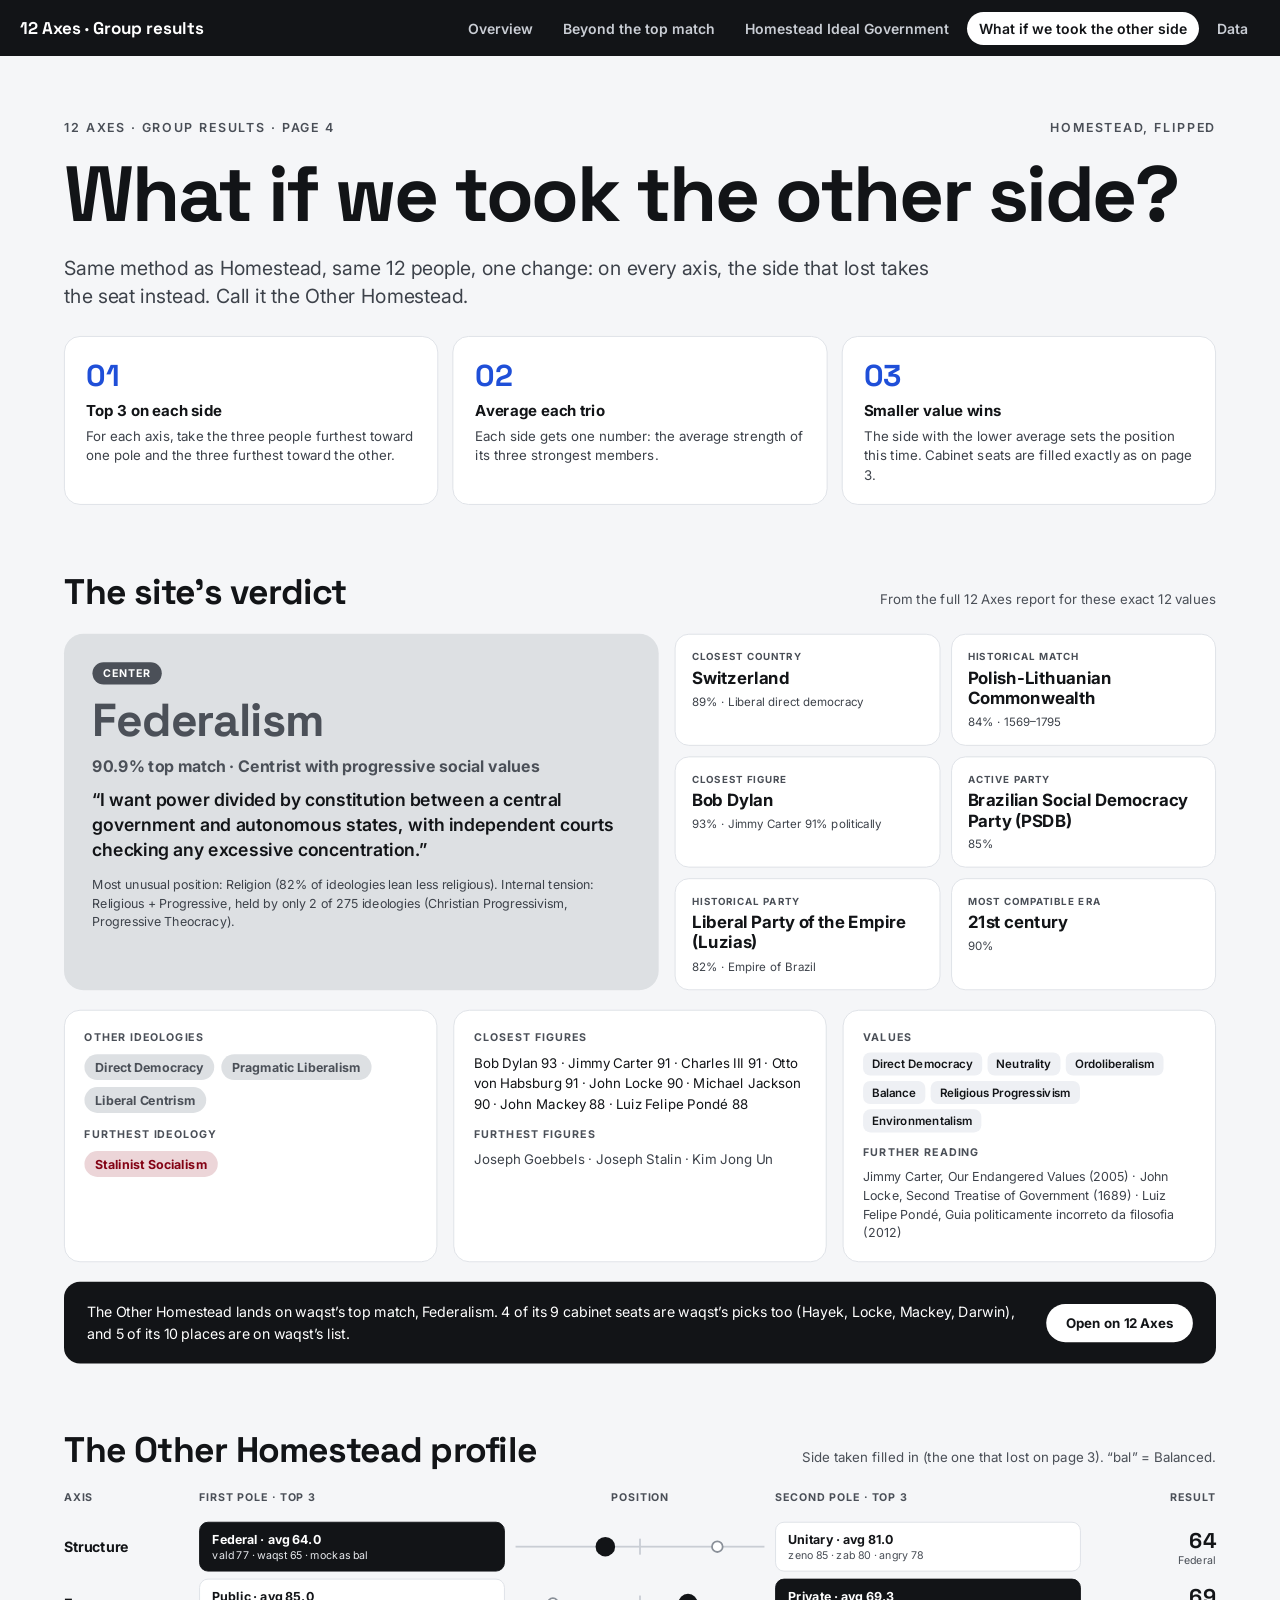
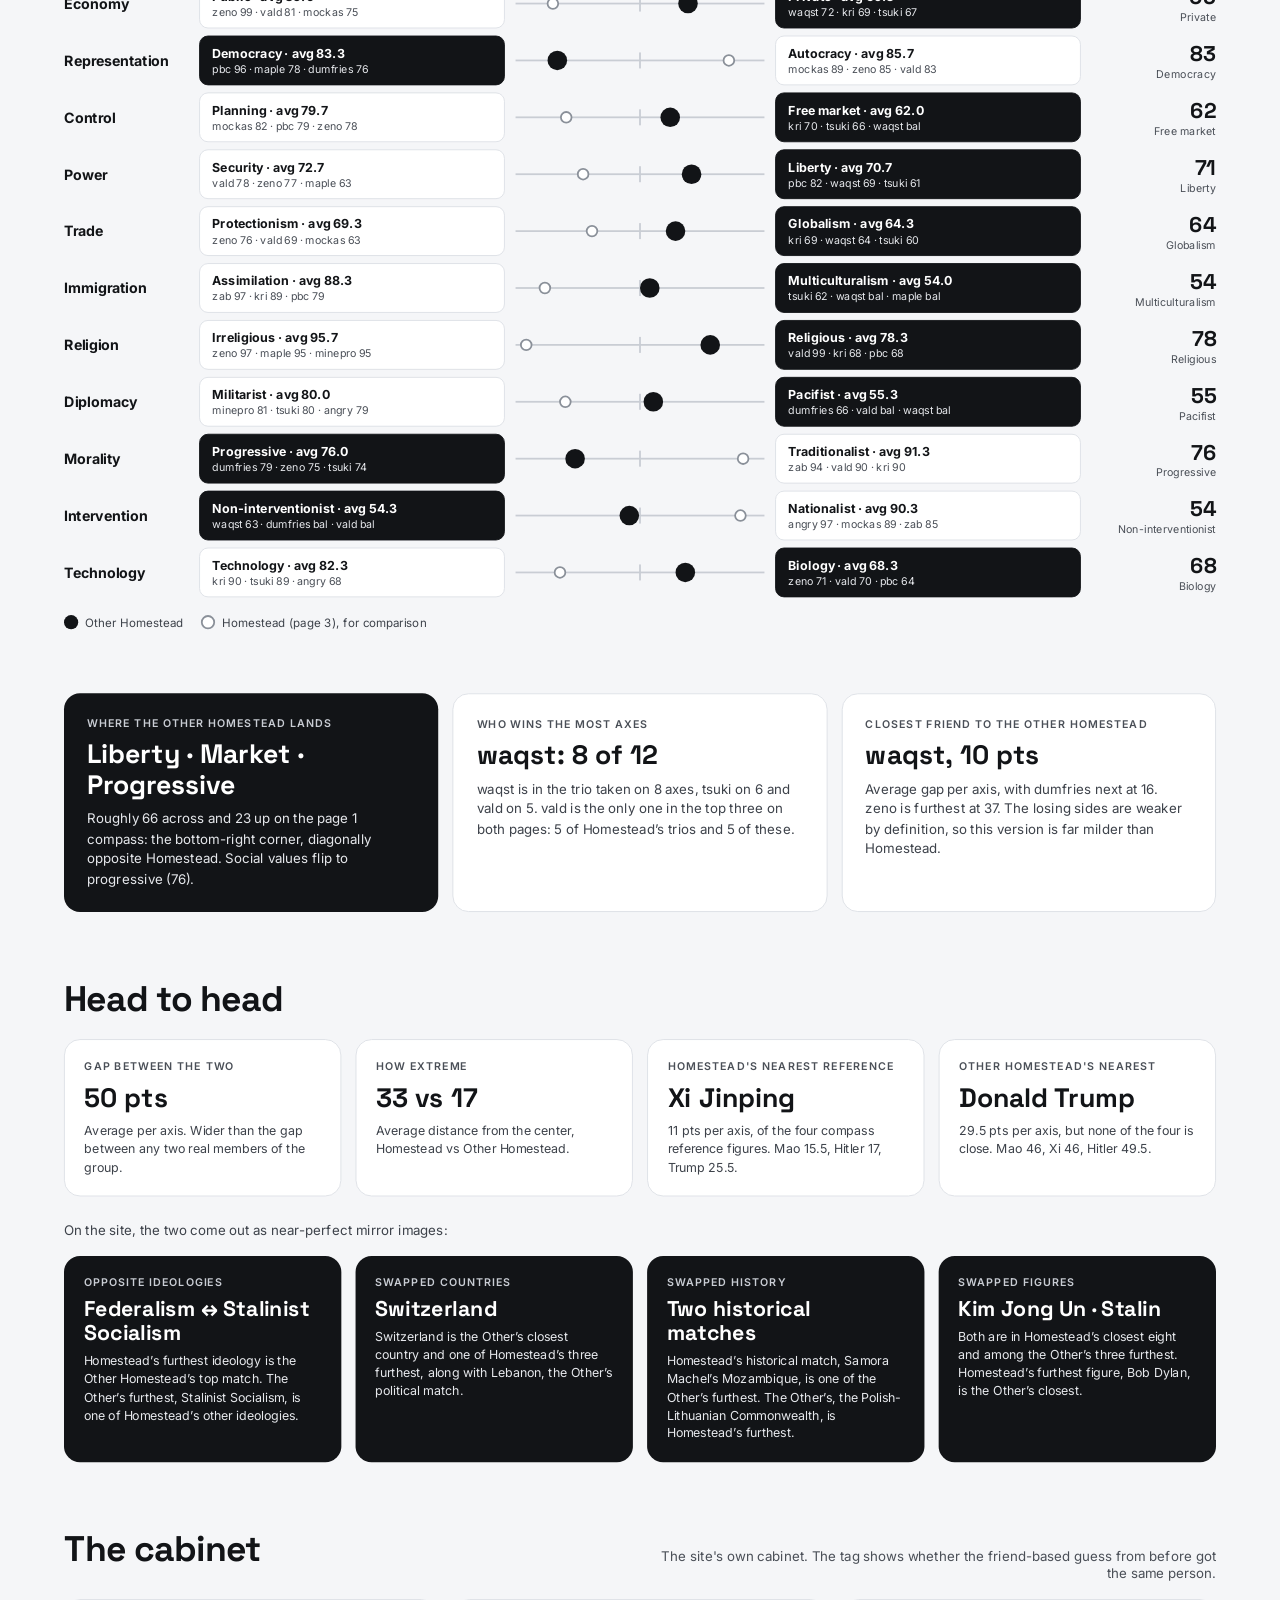
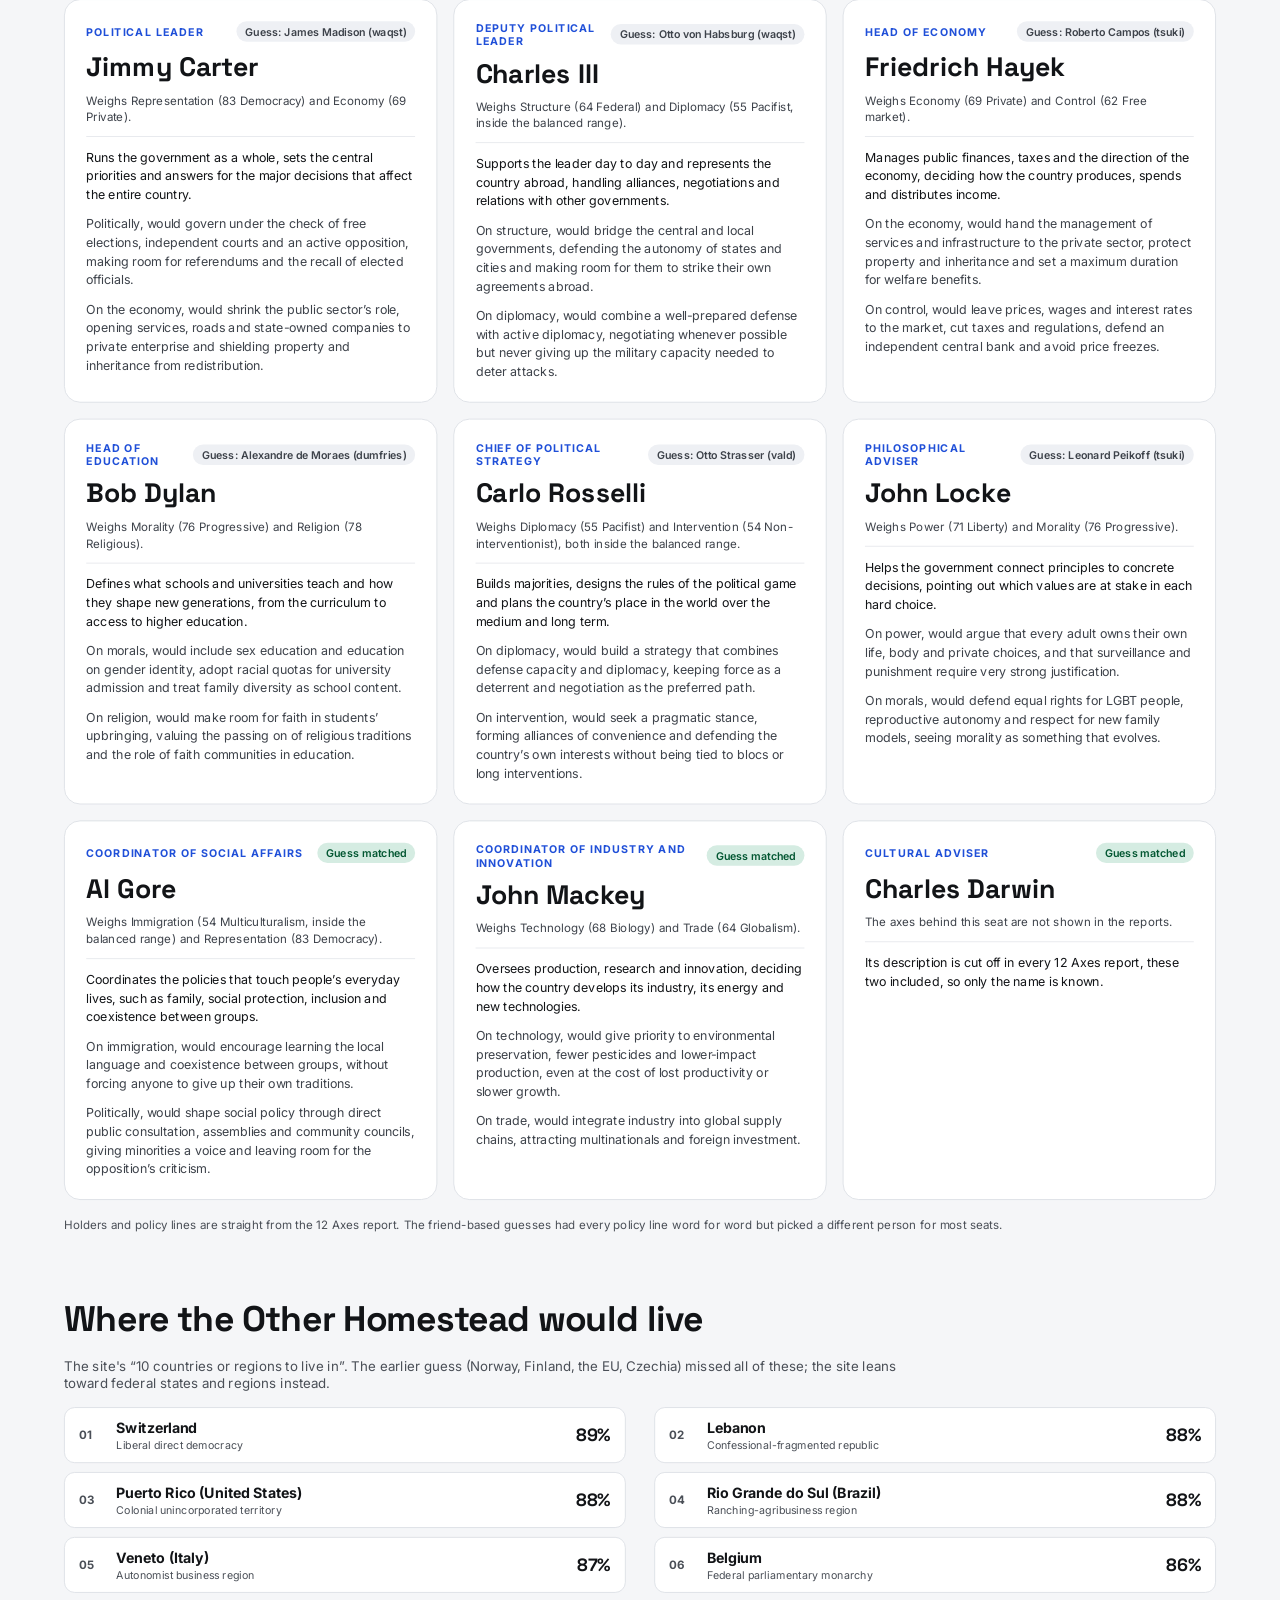
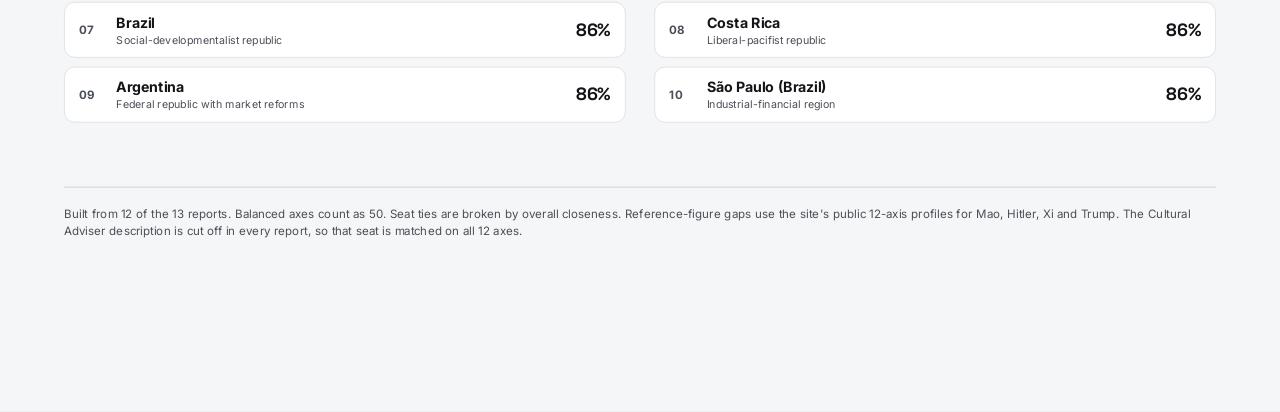
<file: other-side.html>
<!doctype html>
<html lang="en">
<head>
<meta charset="utf-8">
<meta name="viewport" content="width=device-width, initial-scale=1">
<title>What if we took the other side · 12 Axes group results</title>
<link rel="preconnect" href="https://fonts.googleapis.com">
<link href="https://fonts.googleapis.com/css2?family=Inter:wght@400;500;600;700&amp;family=Space+Grotesk:wght@500;600;700&amp;display=swap" rel="stylesheet">
<style>
body{margin:0}
a{color:#1F4FD8}a:hover{color:#163a9e}
</style>

<style>
html,body{margin:0;background:#E9EBEF}
.site-nav{position:sticky;top:0;z-index:10;background:#121417;color:#fff;font-family:Inter,system-ui,sans-serif}
.site-nav .in{max-width:1440px;margin:0 auto;padding:0 20px;display:flex;align-items:center;gap:6px;min-height:56px;flex-wrap:wrap}
.site-nav .brand{font-family:'Space Grotesk',Inter,sans-serif;font-weight:700;font-size:17px;margin-right:auto;padding:12px 0;color:#fff;text-decoration:none}
.site-nav a.tab{color:#C9CDD4;text-decoration:none;font-size:14px;font-weight:600;padding:8px 12px;border-radius:999px}
.site-nav a.tab:hover{color:#fff;background:#2A2E35}
.site-nav a.tab[aria-current="page"]{color:#121417;background:#fff}
.site-nav a:focus-visible{outline:2px solid #8FB0FF;outline-offset:2px}
#frame{margin:0 auto;overflow:hidden}
#stage{width:1440px;transform-origin:top left}
</style>
<link rel="stylesheet" href="mobile.css">
</head>
<body>
<nav class="site-nav" aria-label="Pages"><div class="in"><a class="brand" href="index.html">12 Axes · Group results</a><a class="tab" href="index.html">Overview</a><a class="tab" href="beyond.html">Beyond the top match</a><a class="tab" href="homestead.html">Homestead Ideal Government</a><a class="tab" href="other-side.html" aria-current="page">What if we took the other side</a><a class="tab" href="data.html">Data</a></div></nav>
<main id="frame"><div id="stage" data-height="5800">
<div style="width: 1440px; height: 5800px; box-sizing: border-box; padding: 72px; background: #F5F6F8; color: #121417; font-family: Inter, system-ui, sans-serif; display: flex; flex-direction: column; gap: 72px">

  <header style="display: flex; flex-direction: column; gap: 24px">
    <div style="display: flex; justify-content: space-between; align-items: center; font-size: 14px; letter-spacing: 0.14em; text-transform: uppercase; color: #4A4F57; font-weight: 600">
      <span>12 Axes · Group results · Page 4</span>
      <span>Homestead, flipped</span>
    </div>
    <h1 style="margin: 0; font-family: 'Space Grotesk', Inter, sans-serif; font-size: 88px; line-height: 0.98; letter-spacing: -0.03em; font-weight: 700">What if we took the other side?</h1>
    <p style="margin: 0; font-size: 22px; line-height: 1.45; color: #3D424A; max-width: 980px">Same method as Homestead, same 12 people, one change: on every axis, the side that lost takes the seat instead. Call it the Other Homestead.</p>
    <div style="display: grid; grid-template-columns: repeat(3, minmax(0, 1fr)); gap: 16px; margin-top: 4px">
      <div style="background: #FFFFFF; border: 1px solid #DDE0E5; border-radius: 18px; padding: 22px 24px; display: flex; flex-direction: column; gap: 8px">
        <span style="font-family: 'Space Grotesk', Inter, sans-serif; font-size: 34px; font-weight: 700; color: #1F4FD8">01</span>
        <span style="font-size: 17px; font-weight: 700">Top 3 on each side</span>
        <span style="font-size: 15px; line-height: 1.45; color: #3D424A">For each axis, take the three people furthest toward one pole and the three furthest toward the other.</span>
      </div>
      <div style="background: #FFFFFF; border: 1px solid #DDE0E5; border-radius: 18px; padding: 22px 24px; display: flex; flex-direction: column; gap: 8px">
        <span style="font-family: 'Space Grotesk', Inter, sans-serif; font-size: 34px; font-weight: 700; color: #1F4FD8">02</span>
        <span style="font-size: 17px; font-weight: 700">Average each trio</span>
        <span style="font-size: 15px; line-height: 1.45; color: #3D424A">Each side gets one number: the average strength of its three strongest members.</span>
      </div>
      <div style="background: #FFFFFF; border: 1px solid #DDE0E5; border-radius: 18px; padding: 22px 24px; display: flex; flex-direction: column; gap: 8px">
        <span style="font-family: 'Space Grotesk', Inter, sans-serif; font-size: 34px; font-weight: 700; color: #1F4FD8">03</span>
        <span style="font-size: 17px; font-weight: 700">Smaller value wins</span>
        <span style="font-size: 15px; line-height: 1.45; color: #3D424A">The side with the lower average sets the position this time. Cabinet seats are filled exactly as on page 3.</span>
      </div>
    </div>
  </header>

  <section style="display: flex; flex-direction: column; gap: 22px">
    <div style="display: flex; align-items: baseline; justify-content: space-between; gap: 32px">
      <h2 style="margin: 0; font-family: 'Space Grotesk', Inter, sans-serif; font-size: 40px; font-weight: 700; letter-spacing: -0.02em">The site's verdict</h2>
      <span style="font-size: 15px; color: #4A4F57">From the full 12 Axes report for these exact 12 values</span>
    </div>
    <div style="display: grid; grid-template-columns: 1.1fr 1fr; gap: 18px">
      <div style="background: #DDE0E3; border-radius: 22px; padding: 32px; display: flex; flex-direction: column; gap: 14px">
        <span style="align-self: flex-start; font-size: 12px; font-weight: 700; letter-spacing: 0.08em; text-transform: uppercase; background: #4B5058; color: #FFFFFF; padding: 5px 12px; border-radius: 999px">Center</span>
        <span style="font-family: 'Space Grotesk', Inter, sans-serif; font-size: 52px; font-weight: 700; line-height: 1.02; letter-spacing: -0.02em; color: #4B5058">Federalism</span>
        <span style="font-size: 18px; font-weight: 700; color: #4B5058">90.9% top match · Centrist with progressive social values</span>
        <span style="font-size: 20px; line-height: 1.4; font-weight: 600; color: #121417">“I want power divided by constitution between a central government and autonomous states, with independent courts checking any excessive concentration.”</span>
        <span style="font-size: 14px; line-height: 1.5; color: #3D424A">Most unusual position: Religion (82% of ideologies lean less religious). Internal tension: Religious + Progressive, held by only 2 of 275 ideologies (Christian Progressivism, Progressive Theocracy).</span>
      </div>
      <div style="display: grid; grid-template-columns: repeat(2, minmax(0, 1fr)); gap: 12px">
        
          <div style="background: #FFFFFF; border: 1px solid #DDE0E5; border-radius: 16px; padding: 18px; display: flex; flex-direction: column; gap: 6px">
            <span style="font-size: 11px; font-weight: 700; letter-spacing: 0.1em; text-transform: uppercase; color: #4A4F57">Closest country</span>
            <span style="font-size: 19px; font-weight: 700; line-height: 1.2">Switzerland</span>
            <span style="font-size: 13px; color: #3D424A">89% · Liberal direct democracy</span>
          </div>
        
          <div style="background: #FFFFFF; border: 1px solid #DDE0E5; border-radius: 16px; padding: 18px; display: flex; flex-direction: column; gap: 6px">
            <span style="font-size: 11px; font-weight: 700; letter-spacing: 0.1em; text-transform: uppercase; color: #4A4F57">Historical match</span>
            <span style="font-size: 19px; font-weight: 700; line-height: 1.2">Polish-Lithuanian Commonwealth</span>
            <span style="font-size: 13px; color: #3D424A">84% · 1569–1795</span>
          </div>
        
          <div style="background: #FFFFFF; border: 1px solid #DDE0E5; border-radius: 16px; padding: 18px; display: flex; flex-direction: column; gap: 6px">
            <span style="font-size: 11px; font-weight: 700; letter-spacing: 0.1em; text-transform: uppercase; color: #4A4F57">Closest figure</span>
            <span style="font-size: 19px; font-weight: 700; line-height: 1.2">Bob Dylan</span>
            <span style="font-size: 13px; color: #3D424A">93% · Jimmy Carter 91% politically</span>
          </div>
        
          <div style="background: #FFFFFF; border: 1px solid #DDE0E5; border-radius: 16px; padding: 18px; display: flex; flex-direction: column; gap: 6px">
            <span style="font-size: 11px; font-weight: 700; letter-spacing: 0.1em; text-transform: uppercase; color: #4A4F57">Active party</span>
            <span style="font-size: 19px; font-weight: 700; line-height: 1.2">Brazilian Social Democracy Party (PSDB)</span>
            <span style="font-size: 13px; color: #3D424A">85%</span>
          </div>
        
          <div style="background: #FFFFFF; border: 1px solid #DDE0E5; border-radius: 16px; padding: 18px; display: flex; flex-direction: column; gap: 6px">
            <span style="font-size: 11px; font-weight: 700; letter-spacing: 0.1em; text-transform: uppercase; color: #4A4F57">Historical party</span>
            <span style="font-size: 19px; font-weight: 700; line-height: 1.2">Liberal Party of the Empire (Luzias)</span>
            <span style="font-size: 13px; color: #3D424A">82% · Empire of Brazil</span>
          </div>
        
          <div style="background: #FFFFFF; border: 1px solid #DDE0E5; border-radius: 16px; padding: 18px; display: flex; flex-direction: column; gap: 6px">
            <span style="font-size: 11px; font-weight: 700; letter-spacing: 0.1em; text-transform: uppercase; color: #4A4F57">Most compatible era</span>
            <span style="font-size: 19px; font-weight: 700; line-height: 1.2">21st century</span>
            <span style="font-size: 13px; color: #3D424A">90%</span>
          </div>
        
      </div>
    </div>
    <div style="display: grid; grid-template-columns: repeat(3, minmax(0, 1fr)); gap: 18px">
      <div style="background: #FFFFFF; border: 1px solid #DDE0E5; border-radius: 18px; padding: 22px; display: flex; flex-direction: column; gap: 12px">
        <span style="font-size: 12px; font-weight: 700; letter-spacing: 0.1em; text-transform: uppercase; color: #4A4F57">Other ideologies</span>
        <div style="display: flex; flex-wrap: wrap; gap: 8px">
          
            <span style="font-size: 14px; font-weight: 700; background: #DDE0E3; color: #4B5058; padding: 6px 12px; border-radius: 999px">Direct Democracy</span>
          
            <span style="font-size: 14px; font-weight: 700; background: #DDE0E3; color: #4B5058; padding: 6px 12px; border-radius: 999px">Pragmatic Liberalism</span>
          
            <span style="font-size: 14px; font-weight: 700; background: #DDE0E3; color: #4B5058; padding: 6px 12px; border-radius: 999px">Liberal Centrism</span>
          
        </div>
        <span style="font-size: 12px; font-weight: 700; letter-spacing: 0.1em; text-transform: uppercase; color: #4A4F57; margin-top: 4px">Furthest ideology</span>
        <span style="align-self: flex-start; font-size: 14px; font-weight: 700; background: #ECD5D8; color: #830214; padding: 6px 12px; border-radius: 999px">Stalinist Socialism</span>
      </div>
      <div style="background: #FFFFFF; border: 1px solid #DDE0E5; border-radius: 18px; padding: 22px; display: flex; flex-direction: column; gap: 10px">
        <span style="font-size: 12px; font-weight: 700; letter-spacing: 0.1em; text-transform: uppercase; color: #4A4F57">Closest figures</span>
        <span style="font-size: 15px; line-height: 1.55; color: #121417">Bob Dylan 93 · Jimmy Carter 91 · Charles III 91 · Otto von Habsburg 91 · John Locke 90 · Michael Jackson 90 · John Mackey 88 · Luiz Felipe Pondé 88</span>
        <span style="font-size: 12px; font-weight: 700; letter-spacing: 0.1em; text-transform: uppercase; color: #4A4F57; margin-top: 4px">Furthest figures</span>
        <span style="font-size: 15px; line-height: 1.5; color: #3D424A">Joseph Goebbels · Joseph Stalin · Kim Jong Un</span>
      </div>
      <div style="background: #FFFFFF; border: 1px solid #DDE0E5; border-radius: 18px; padding: 22px; display: flex; flex-direction: column; gap: 10px">
        <span style="font-size: 12px; font-weight: 700; letter-spacing: 0.1em; text-transform: uppercase; color: #4A4F57">Values</span>
        <div style="display: flex; flex-wrap: wrap; gap: 6px">
          
            <span style="font-size: 13px; font-weight: 600; background: #EEF0F4; padding: 5px 10px; border-radius: 8px">Direct Democracy</span>
          
            <span style="font-size: 13px; font-weight: 600; background: #EEF0F4; padding: 5px 10px; border-radius: 8px">Neutrality</span>
          
            <span style="font-size: 13px; font-weight: 600; background: #EEF0F4; padding: 5px 10px; border-radius: 8px">Ordoliberalism</span>
          
            <span style="font-size: 13px; font-weight: 600; background: #EEF0F4; padding: 5px 10px; border-radius: 8px">Balance</span>
          
            <span style="font-size: 13px; font-weight: 600; background: #EEF0F4; padding: 5px 10px; border-radius: 8px">Religious Progressivism</span>
          
            <span style="font-size: 13px; font-weight: 600; background: #EEF0F4; padding: 5px 10px; border-radius: 8px">Environmentalism</span>
          
        </div>
        <span style="font-size: 12px; font-weight: 700; letter-spacing: 0.1em; text-transform: uppercase; color: #4A4F57; margin-top: 4px">Further reading</span>
        <span style="font-size: 14px; line-height: 1.5; color: #3D424A">Jimmy Carter, Our Endangered Values (2005) · John Locke, Second Treatise of Government (1689) · Luiz Felipe Pondé, Guia politicamente incorreto da filosofia (2012)</span>
      </div>
    </div>
    <div style="background: #121417; color: #FFFFFF; border-radius: 18px; padding: 22px 26px; display: flex; justify-content: space-between; align-items: center; gap: 28px">
      <span style="font-size: 16px; line-height: 1.5">The Other Homestead lands on waqst’s top match, Federalism. 4 of its 9 cabinet seats are waqst’s picks too (Hayek, Locke, Mackey, Darwin), and 5 of its 10 places are on waqst’s list.</span>
      <a href="https://12axes.vercel.app/results?est=64&amp;rep=83&amp;pod=29&amp;imi=46&amp;dip=45&amp;int=54&amp;eco=31&amp;con=38&amp;com=36&amp;rel=22&amp;mor=76&amp;tec=32&amp;lang=en" style="flex-shrink: 0; background: #FFFFFF; color: #121417; font-size: 15px; font-weight: 700; text-decoration: none; padding: 12px 22px; border-radius: 999px">Open on 12 Axes</a>
    </div>
  </section>

  <section style="display: flex; flex-direction: column; gap: 20px">
    <div style="display: flex; align-items: baseline; justify-content: space-between; gap: 32px">
      <h2 style="margin: 0; font-family: 'Space Grotesk', Inter, sans-serif; font-size: 40px; font-weight: 700; letter-spacing: -0.02em">The Other Homestead profile</h2>
      <span style="font-size: 15px; color: #4A4F57">Side taken filled in (the one that lost on page 3). “bal” = Balanced.</span>
    </div>
    <div style="display: grid; grid-template-columns: 140px minmax(0, 1fr) 280px minmax(0, 1fr) 140px; gap: 12px; font-size: 12px; font-weight: 700; letter-spacing: 0.08em; text-transform: uppercase; color: #4A4F57">
      <span>Axis</span><span>First pole · top 3</span><span style="text-align: center">Position</span><span>Second pole · top 3</span><span style="text-align: right">Result</span>
    </div>
    <div style="display: flex; flex-direction: column; gap: 8px">
      
        <div style="display: grid; grid-template-columns: 140px minmax(0, 1fr) 280px minmax(0, 1fr) 140px; gap: 12px; align-items: center">
          <span style="font-size: 16px; font-weight: 700">Structure</span>
          <div style="border-radius: 10px; padding: 10px 14px; background: #121417; border: 1px solid #121417; display: flex; flex-direction: column; gap: 2px; min-height: 52px; box-sizing: border-box; justify-content: center">
            <span style="font-size: 14px; font-weight: 700; color: #FFFFFF">Federal · avg 64.0</span>
            <span style="font-size: 12px; color: #E6E8EC">vald 77 · waqst 65 · mockas bal</span>
          </div>
          <div style="position: relative; height: 52px">
            <div style="position: absolute; left: 0; right: 0; top: 25px; height: 2px; background: #C9CDD4"></div>
            <div style="position: absolute; left: 139px; top: 17px; width: 2px; height: 18px; background: #C9CDD4"></div>
            <div style="position: absolute; left: 227px; top: 19px; width: 14px; height: 14px; margin-left: -7px; border-radius: 50%; background: #FFFFFF; border: 2px solid #8A9099; box-sizing: border-box"></div>
            <div style="position: absolute; left: 101px; top: 15px; width: 22px; height: 22px; margin-left: -11px; border-radius: 50%; background: #121417"></div>
          </div>
          <div style="border-radius: 10px; padding: 10px 14px; background: #FFFFFF; border: 1px solid #DDE0E5; display: flex; flex-direction: column; gap: 2px; min-height: 52px; box-sizing: border-box; justify-content: center">
            <span style="font-size: 14px; font-weight: 700; color: #121417">Unitary · avg 81.0</span>
            <span style="font-size: 12px; color: #4A4F57">zeno 85 · zab 80 · angry 78</span>
          </div>
          <div style="display: flex; flex-direction: column; align-items: flex-end">
            <span style="font-family: 'Space Grotesk', Inter, sans-serif; font-size: 24px; font-weight: 700">64</span>
            <span style="font-size: 12px; color: #4A4F57">Federal</span>
          </div>
        </div>
      
        <div style="display: grid; grid-template-columns: 140px minmax(0, 1fr) 280px minmax(0, 1fr) 140px; gap: 12px; align-items: center">
          <span style="font-size: 16px; font-weight: 700">Economy</span>
          <div style="border-radius: 10px; padding: 10px 14px; background: #FFFFFF; border: 1px solid #DDE0E5; display: flex; flex-direction: column; gap: 2px; min-height: 52px; box-sizing: border-box; justify-content: center">
            <span style="font-size: 14px; font-weight: 700; color: #121417">Public · avg 85.0</span>
            <span style="font-size: 12px; color: #4A4F57">zeno 99 · vald 81 · mockas 75</span>
          </div>
          <div style="position: relative; height: 52px">
            <div style="position: absolute; left: 0; right: 0; top: 25px; height: 2px; background: #C9CDD4"></div>
            <div style="position: absolute; left: 139px; top: 17px; width: 2px; height: 18px; background: #C9CDD4"></div>
            <div style="position: absolute; left: 42px; top: 19px; width: 14px; height: 14px; margin-left: -7px; border-radius: 50%; background: #FFFFFF; border: 2px solid #8A9099; box-sizing: border-box"></div>
            <div style="position: absolute; left: 194px; top: 15px; width: 22px; height: 22px; margin-left: -11px; border-radius: 50%; background: #121417"></div>
          </div>
          <div style="border-radius: 10px; padding: 10px 14px; background: #121417; border: 1px solid #121417; display: flex; flex-direction: column; gap: 2px; min-height: 52px; box-sizing: border-box; justify-content: center">
            <span style="font-size: 14px; font-weight: 700; color: #FFFFFF">Private · avg 69.3</span>
            <span style="font-size: 12px; color: #E6E8EC">waqst 72 · kri 69 · tsuki 67</span>
          </div>
          <div style="display: flex; flex-direction: column; align-items: flex-end">
            <span style="font-family: 'Space Grotesk', Inter, sans-serif; font-size: 24px; font-weight: 700">69</span>
            <span style="font-size: 12px; color: #4A4F57">Private</span>
          </div>
        </div>
      
        <div style="display: grid; grid-template-columns: 140px minmax(0, 1fr) 280px minmax(0, 1fr) 140px; gap: 12px; align-items: center">
          <span style="font-size: 16px; font-weight: 700">Representation</span>
          <div style="border-radius: 10px; padding: 10px 14px; background: #121417; border: 1px solid #121417; display: flex; flex-direction: column; gap: 2px; min-height: 52px; box-sizing: border-box; justify-content: center">
            <span style="font-size: 14px; font-weight: 700; color: #FFFFFF">Democracy · avg 83.3</span>
            <span style="font-size: 12px; color: #E6E8EC">pbc 96 · maple 78 · dumfries 76</span>
          </div>
          <div style="position: relative; height: 52px">
            <div style="position: absolute; left: 0; right: 0; top: 25px; height: 2px; background: #C9CDD4"></div>
            <div style="position: absolute; left: 139px; top: 17px; width: 2px; height: 18px; background: #C9CDD4"></div>
            <div style="position: absolute; left: 240px; top: 19px; width: 14px; height: 14px; margin-left: -7px; border-radius: 50%; background: #FFFFFF; border: 2px solid #8A9099; box-sizing: border-box"></div>
            <div style="position: absolute; left: 47px; top: 15px; width: 22px; height: 22px; margin-left: -11px; border-radius: 50%; background: #121417"></div>
          </div>
          <div style="border-radius: 10px; padding: 10px 14px; background: #FFFFFF; border: 1px solid #DDE0E5; display: flex; flex-direction: column; gap: 2px; min-height: 52px; box-sizing: border-box; justify-content: center">
            <span style="font-size: 14px; font-weight: 700; color: #121417">Autocracy · avg 85.7</span>
            <span style="font-size: 12px; color: #4A4F57">mockas 89 · zeno 85 · vald 83</span>
          </div>
          <div style="display: flex; flex-direction: column; align-items: flex-end">
            <span style="font-family: 'Space Grotesk', Inter, sans-serif; font-size: 24px; font-weight: 700">83</span>
            <span style="font-size: 12px; color: #4A4F57">Democracy</span>
          </div>
        </div>
      
        <div style="display: grid; grid-template-columns: 140px minmax(0, 1fr) 280px minmax(0, 1fr) 140px; gap: 12px; align-items: center">
          <span style="font-size: 16px; font-weight: 700">Control</span>
          <div style="border-radius: 10px; padding: 10px 14px; background: #FFFFFF; border: 1px solid #DDE0E5; display: flex; flex-direction: column; gap: 2px; min-height: 52px; box-sizing: border-box; justify-content: center">
            <span style="font-size: 14px; font-weight: 700; color: #121417">Planning · avg 79.7</span>
            <span style="font-size: 12px; color: #4A4F57">mockas 82 · pbc 79 · zeno 78</span>
          </div>
          <div style="position: relative; height: 52px">
            <div style="position: absolute; left: 0; right: 0; top: 25px; height: 2px; background: #C9CDD4"></div>
            <div style="position: absolute; left: 139px; top: 17px; width: 2px; height: 18px; background: #C9CDD4"></div>
            <div style="position: absolute; left: 57px; top: 19px; width: 14px; height: 14px; margin-left: -7px; border-radius: 50%; background: #FFFFFF; border: 2px solid #8A9099; box-sizing: border-box"></div>
            <div style="position: absolute; left: 174px; top: 15px; width: 22px; height: 22px; margin-left: -11px; border-radius: 50%; background: #121417"></div>
          </div>
          <div style="border-radius: 10px; padding: 10px 14px; background: #121417; border: 1px solid #121417; display: flex; flex-direction: column; gap: 2px; min-height: 52px; box-sizing: border-box; justify-content: center">
            <span style="font-size: 14px; font-weight: 700; color: #FFFFFF">Free market · avg 62.0</span>
            <span style="font-size: 12px; color: #E6E8EC">kri 70 · tsuki 66 · waqst bal</span>
          </div>
          <div style="display: flex; flex-direction: column; align-items: flex-end">
            <span style="font-family: 'Space Grotesk', Inter, sans-serif; font-size: 24px; font-weight: 700">62</span>
            <span style="font-size: 12px; color: #4A4F57">Free market</span>
          </div>
        </div>
      
        <div style="display: grid; grid-template-columns: 140px minmax(0, 1fr) 280px minmax(0, 1fr) 140px; gap: 12px; align-items: center">
          <span style="font-size: 16px; font-weight: 700">Power</span>
          <div style="border-radius: 10px; padding: 10px 14px; background: #FFFFFF; border: 1px solid #DDE0E5; display: flex; flex-direction: column; gap: 2px; min-height: 52px; box-sizing: border-box; justify-content: center">
            <span style="font-size: 14px; font-weight: 700; color: #121417">Security · avg 72.7</span>
            <span style="font-size: 12px; color: #4A4F57">vald 78 · zeno 77 · maple 63</span>
          </div>
          <div style="position: relative; height: 52px">
            <div style="position: absolute; left: 0; right: 0; top: 25px; height: 2px; background: #C9CDD4"></div>
            <div style="position: absolute; left: 139px; top: 17px; width: 2px; height: 18px; background: #C9CDD4"></div>
            <div style="position: absolute; left: 76px; top: 19px; width: 14px; height: 14px; margin-left: -7px; border-radius: 50%; background: #FFFFFF; border: 2px solid #8A9099; box-sizing: border-box"></div>
            <div style="position: absolute; left: 198px; top: 15px; width: 22px; height: 22px; margin-left: -11px; border-radius: 50%; background: #121417"></div>
          </div>
          <div style="border-radius: 10px; padding: 10px 14px; background: #121417; border: 1px solid #121417; display: flex; flex-direction: column; gap: 2px; min-height: 52px; box-sizing: border-box; justify-content: center">
            <span style="font-size: 14px; font-weight: 700; color: #FFFFFF">Liberty · avg 70.7</span>
            <span style="font-size: 12px; color: #E6E8EC">pbc 82 · waqst 69 · tsuki 61</span>
          </div>
          <div style="display: flex; flex-direction: column; align-items: flex-end">
            <span style="font-family: 'Space Grotesk', Inter, sans-serif; font-size: 24px; font-weight: 700">71</span>
            <span style="font-size: 12px; color: #4A4F57">Liberty</span>
          </div>
        </div>
      
        <div style="display: grid; grid-template-columns: 140px minmax(0, 1fr) 280px minmax(0, 1fr) 140px; gap: 12px; align-items: center">
          <span style="font-size: 16px; font-weight: 700">Trade</span>
          <div style="border-radius: 10px; padding: 10px 14px; background: #FFFFFF; border: 1px solid #DDE0E5; display: flex; flex-direction: column; gap: 2px; min-height: 52px; box-sizing: border-box; justify-content: center">
            <span style="font-size: 14px; font-weight: 700; color: #121417">Protectionism · avg 69.3</span>
            <span style="font-size: 12px; color: #4A4F57">zeno 76 · vald 69 · mockas 63</span>
          </div>
          <div style="position: relative; height: 52px">
            <div style="position: absolute; left: 0; right: 0; top: 25px; height: 2px; background: #C9CDD4"></div>
            <div style="position: absolute; left: 139px; top: 17px; width: 2px; height: 18px; background: #C9CDD4"></div>
            <div style="position: absolute; left: 86px; top: 19px; width: 14px; height: 14px; margin-left: -7px; border-radius: 50%; background: #FFFFFF; border: 2px solid #8A9099; box-sizing: border-box"></div>
            <div style="position: absolute; left: 180px; top: 15px; width: 22px; height: 22px; margin-left: -11px; border-radius: 50%; background: #121417"></div>
          </div>
          <div style="border-radius: 10px; padding: 10px 14px; background: #121417; border: 1px solid #121417; display: flex; flex-direction: column; gap: 2px; min-height: 52px; box-sizing: border-box; justify-content: center">
            <span style="font-size: 14px; font-weight: 700; color: #FFFFFF">Globalism · avg 64.3</span>
            <span style="font-size: 12px; color: #E6E8EC">kri 69 · waqst 64 · tsuki 60</span>
          </div>
          <div style="display: flex; flex-direction: column; align-items: flex-end">
            <span style="font-family: 'Space Grotesk', Inter, sans-serif; font-size: 24px; font-weight: 700">64</span>
            <span style="font-size: 12px; color: #4A4F57">Globalism</span>
          </div>
        </div>
      
        <div style="display: grid; grid-template-columns: 140px minmax(0, 1fr) 280px minmax(0, 1fr) 140px; gap: 12px; align-items: center">
          <span style="font-size: 16px; font-weight: 700">Immigration</span>
          <div style="border-radius: 10px; padding: 10px 14px; background: #FFFFFF; border: 1px solid #DDE0E5; display: flex; flex-direction: column; gap: 2px; min-height: 52px; box-sizing: border-box; justify-content: center">
            <span style="font-size: 14px; font-weight: 700; color: #121417">Assimilation · avg 88.3</span>
            <span style="font-size: 12px; color: #4A4F57">zab 97 · kri 89 · pbc 79</span>
          </div>
          <div style="position: relative; height: 52px">
            <div style="position: absolute; left: 0; right: 0; top: 25px; height: 2px; background: #C9CDD4"></div>
            <div style="position: absolute; left: 139px; top: 17px; width: 2px; height: 18px; background: #C9CDD4"></div>
            <div style="position: absolute; left: 33px; top: 19px; width: 14px; height: 14px; margin-left: -7px; border-radius: 50%; background: #FFFFFF; border: 2px solid #8A9099; box-sizing: border-box"></div>
            <div style="position: absolute; left: 151px; top: 15px; width: 22px; height: 22px; margin-left: -11px; border-radius: 50%; background: #121417"></div>
          </div>
          <div style="border-radius: 10px; padding: 10px 14px; background: #121417; border: 1px solid #121417; display: flex; flex-direction: column; gap: 2px; min-height: 52px; box-sizing: border-box; justify-content: center">
            <span style="font-size: 14px; font-weight: 700; color: #FFFFFF">Multiculturalism · avg 54.0</span>
            <span style="font-size: 12px; color: #E6E8EC">tsuki 62 · waqst bal · maple bal</span>
          </div>
          <div style="display: flex; flex-direction: column; align-items: flex-end">
            <span style="font-family: 'Space Grotesk', Inter, sans-serif; font-size: 24px; font-weight: 700">54</span>
            <span style="font-size: 12px; color: #4A4F57">Multiculturalism</span>
          </div>
        </div>
      
        <div style="display: grid; grid-template-columns: 140px minmax(0, 1fr) 280px minmax(0, 1fr) 140px; gap: 12px; align-items: center">
          <span style="font-size: 16px; font-weight: 700">Religion</span>
          <div style="border-radius: 10px; padding: 10px 14px; background: #FFFFFF; border: 1px solid #DDE0E5; display: flex; flex-direction: column; gap: 2px; min-height: 52px; box-sizing: border-box; justify-content: center">
            <span style="font-size: 14px; font-weight: 700; color: #121417">Irreligious · avg 95.7</span>
            <span style="font-size: 12px; color: #4A4F57">zeno 97 · maple 95 · minepro 95</span>
          </div>
          <div style="position: relative; height: 52px">
            <div style="position: absolute; left: 0; right: 0; top: 25px; height: 2px; background: #C9CDD4"></div>
            <div style="position: absolute; left: 139px; top: 17px; width: 2px; height: 18px; background: #C9CDD4"></div>
            <div style="position: absolute; left: 12px; top: 19px; width: 14px; height: 14px; margin-left: -7px; border-radius: 50%; background: #FFFFFF; border: 2px solid #8A9099; box-sizing: border-box"></div>
            <div style="position: absolute; left: 219px; top: 15px; width: 22px; height: 22px; margin-left: -11px; border-radius: 50%; background: #121417"></div>
          </div>
          <div style="border-radius: 10px; padding: 10px 14px; background: #121417; border: 1px solid #121417; display: flex; flex-direction: column; gap: 2px; min-height: 52px; box-sizing: border-box; justify-content: center">
            <span style="font-size: 14px; font-weight: 700; color: #FFFFFF">Religious · avg 78.3</span>
            <span style="font-size: 12px; color: #E6E8EC">vald 99 · kri 68 · pbc 68</span>
          </div>
          <div style="display: flex; flex-direction: column; align-items: flex-end">
            <span style="font-family: 'Space Grotesk', Inter, sans-serif; font-size: 24px; font-weight: 700">78</span>
            <span style="font-size: 12px; color: #4A4F57">Religious</span>
          </div>
        </div>
      
        <div style="display: grid; grid-template-columns: 140px minmax(0, 1fr) 280px minmax(0, 1fr) 140px; gap: 12px; align-items: center">
          <span style="font-size: 16px; font-weight: 700">Diplomacy</span>
          <div style="border-radius: 10px; padding: 10px 14px; background: #FFFFFF; border: 1px solid #DDE0E5; display: flex; flex-direction: column; gap: 2px; min-height: 52px; box-sizing: border-box; justify-content: center">
            <span style="font-size: 14px; font-weight: 700; color: #121417">Militarist · avg 80.0</span>
            <span style="font-size: 12px; color: #4A4F57">minepro 81 · tsuki 80 · angry 79</span>
          </div>
          <div style="position: relative; height: 52px">
            <div style="position: absolute; left: 0; right: 0; top: 25px; height: 2px; background: #C9CDD4"></div>
            <div style="position: absolute; left: 139px; top: 17px; width: 2px; height: 18px; background: #C9CDD4"></div>
            <div style="position: absolute; left: 56px; top: 19px; width: 14px; height: 14px; margin-left: -7px; border-radius: 50%; background: #FFFFFF; border: 2px solid #8A9099; box-sizing: border-box"></div>
            <div style="position: absolute; left: 155px; top: 15px; width: 22px; height: 22px; margin-left: -11px; border-radius: 50%; background: #121417"></div>
          </div>
          <div style="border-radius: 10px; padding: 10px 14px; background: #121417; border: 1px solid #121417; display: flex; flex-direction: column; gap: 2px; min-height: 52px; box-sizing: border-box; justify-content: center">
            <span style="font-size: 14px; font-weight: 700; color: #FFFFFF">Pacifist · avg 55.3</span>
            <span style="font-size: 12px; color: #E6E8EC">dumfries 66 · vald bal · waqst bal</span>
          </div>
          <div style="display: flex; flex-direction: column; align-items: flex-end">
            <span style="font-family: 'Space Grotesk', Inter, sans-serif; font-size: 24px; font-weight: 700">55</span>
            <span style="font-size: 12px; color: #4A4F57">Pacifist</span>
          </div>
        </div>
      
        <div style="display: grid; grid-template-columns: 140px minmax(0, 1fr) 280px minmax(0, 1fr) 140px; gap: 12px; align-items: center">
          <span style="font-size: 16px; font-weight: 700">Morality</span>
          <div style="border-radius: 10px; padding: 10px 14px; background: #121417; border: 1px solid #121417; display: flex; flex-direction: column; gap: 2px; min-height: 52px; box-sizing: border-box; justify-content: center">
            <span style="font-size: 14px; font-weight: 700; color: #FFFFFF">Progressive · avg 76.0</span>
            <span style="font-size: 12px; color: #E6E8EC">dumfries 79 · zeno 75 · tsuki 74</span>
          </div>
          <div style="position: relative; height: 52px">
            <div style="position: absolute; left: 0; right: 0; top: 25px; height: 2px; background: #C9CDD4"></div>
            <div style="position: absolute; left: 139px; top: 17px; width: 2px; height: 18px; background: #C9CDD4"></div>
            <div style="position: absolute; left: 256px; top: 19px; width: 14px; height: 14px; margin-left: -7px; border-radius: 50%; background: #FFFFFF; border: 2px solid #8A9099; box-sizing: border-box"></div>
            <div style="position: absolute; left: 67px; top: 15px; width: 22px; height: 22px; margin-left: -11px; border-radius: 50%; background: #121417"></div>
          </div>
          <div style="border-radius: 10px; padding: 10px 14px; background: #FFFFFF; border: 1px solid #DDE0E5; display: flex; flex-direction: column; gap: 2px; min-height: 52px; box-sizing: border-box; justify-content: center">
            <span style="font-size: 14px; font-weight: 700; color: #121417">Traditionalist · avg 91.3</span>
            <span style="font-size: 12px; color: #4A4F57">zab 94 · vald 90 · kri 90</span>
          </div>
          <div style="display: flex; flex-direction: column; align-items: flex-end">
            <span style="font-family: 'Space Grotesk', Inter, sans-serif; font-size: 24px; font-weight: 700">76</span>
            <span style="font-size: 12px; color: #4A4F57">Progressive</span>
          </div>
        </div>
      
        <div style="display: grid; grid-template-columns: 140px minmax(0, 1fr) 280px minmax(0, 1fr) 140px; gap: 12px; align-items: center">
          <span style="font-size: 16px; font-weight: 700">Intervention</span>
          <div style="border-radius: 10px; padding: 10px 14px; background: #121417; border: 1px solid #121417; display: flex; flex-direction: column; gap: 2px; min-height: 52px; box-sizing: border-box; justify-content: center">
            <span style="font-size: 14px; font-weight: 700; color: #FFFFFF">Non-interventionist · avg 54.3</span>
            <span style="font-size: 12px; color: #E6E8EC">waqst 63 · dumfries bal · vald bal</span>
          </div>
          <div style="position: relative; height: 52px">
            <div style="position: absolute; left: 0; right: 0; top: 25px; height: 2px; background: #C9CDD4"></div>
            <div style="position: absolute; left: 139px; top: 17px; width: 2px; height: 18px; background: #C9CDD4"></div>
            <div style="position: absolute; left: 253px; top: 19px; width: 14px; height: 14px; margin-left: -7px; border-radius: 50%; background: #FFFFFF; border: 2px solid #8A9099; box-sizing: border-box"></div>
            <div style="position: absolute; left: 128px; top: 15px; width: 22px; height: 22px; margin-left: -11px; border-radius: 50%; background: #121417"></div>
          </div>
          <div style="border-radius: 10px; padding: 10px 14px; background: #FFFFFF; border: 1px solid #DDE0E5; display: flex; flex-direction: column; gap: 2px; min-height: 52px; box-sizing: border-box; justify-content: center">
            <span style="font-size: 14px; font-weight: 700; color: #121417">Nationalist · avg 90.3</span>
            <span style="font-size: 12px; color: #4A4F57">angry 97 · mockas 89 · zab 85</span>
          </div>
          <div style="display: flex; flex-direction: column; align-items: flex-end">
            <span style="font-family: 'Space Grotesk', Inter, sans-serif; font-size: 24px; font-weight: 700">54</span>
            <span style="font-size: 12px; color: #4A4F57">Non-interventionist</span>
          </div>
        </div>
      
        <div style="display: grid; grid-template-columns: 140px minmax(0, 1fr) 280px minmax(0, 1fr) 140px; gap: 12px; align-items: center">
          <span style="font-size: 16px; font-weight: 700">Technology</span>
          <div style="border-radius: 10px; padding: 10px 14px; background: #FFFFFF; border: 1px solid #DDE0E5; display: flex; flex-direction: column; gap: 2px; min-height: 52px; box-sizing: border-box; justify-content: center">
            <span style="font-size: 14px; font-weight: 700; color: #121417">Technology · avg 82.3</span>
            <span style="font-size: 12px; color: #4A4F57">kri 90 · tsuki 89 · angry 68</span>
          </div>
          <div style="position: relative; height: 52px">
            <div style="position: absolute; left: 0; right: 0; top: 25px; height: 2px; background: #C9CDD4"></div>
            <div style="position: absolute; left: 139px; top: 17px; width: 2px; height: 18px; background: #C9CDD4"></div>
            <div style="position: absolute; left: 50px; top: 19px; width: 14px; height: 14px; margin-left: -7px; border-radius: 50%; background: #FFFFFF; border: 2px solid #8A9099; box-sizing: border-box"></div>
            <div style="position: absolute; left: 191px; top: 15px; width: 22px; height: 22px; margin-left: -11px; border-radius: 50%; background: #121417"></div>
          </div>
          <div style="border-radius: 10px; padding: 10px 14px; background: #121417; border: 1px solid #121417; display: flex; flex-direction: column; gap: 2px; min-height: 52px; box-sizing: border-box; justify-content: center">
            <span style="font-size: 14px; font-weight: 700; color: #FFFFFF">Biology · avg 68.3</span>
            <span style="font-size: 12px; color: #E6E8EC">zeno 71 · vald 70 · pbc 64</span>
          </div>
          <div style="display: flex; flex-direction: column; align-items: flex-end">
            <span style="font-family: 'Space Grotesk', Inter, sans-serif; font-size: 24px; font-weight: 700">68</span>
            <span style="font-size: 12px; color: #4A4F57">Biology</span>
          </div>
        </div>
      
    </div>
    <div style="display: flex; gap: 20px; align-items: center; font-size: 13px; color: #3D424A">
      <span style="display: flex; align-items: center; gap: 8px"><span style="width: 16px; height: 16px; border-radius: 50%; background: #121417; display: inline-block"></span>Other Homestead</span>
      <span style="display: flex; align-items: center; gap: 8px"><span style="width: 12px; height: 12px; border-radius: 50%; background: #FFFFFF; border: 2px solid #8A9099; display: inline-block"></span>Homestead (page 3), for comparison</span>
    </div>
  </section>

  <section style="display: grid; grid-template-columns: repeat(3, minmax(0, 1fr)); gap: 16px">
    <div style="background: #121417; color: #FFFFFF; border-radius: 18px; padding: 26px; display: flex; flex-direction: column; gap: 10px">
      <span style="font-size: 12px; font-weight: 600; letter-spacing: 0.1em; text-transform: uppercase; color: #C9CDD4">Where the Other Homestead lands</span>
      <span style="font-family: 'Space Grotesk', Inter, sans-serif; font-size: 30px; font-weight: 700; line-height: 1.15">Liberty · Market · Progressive</span>
      <span style="font-size: 15px; line-height: 1.5; color: #E6E8EC">Roughly 66 across and 23 up on the page 1 compass: the bottom-right corner, diagonally opposite Homestead. Social values flip to progressive (76).</span>
    </div>
    <div style="background: #FFFFFF; border: 1px solid #DDE0E5; border-radius: 18px; padding: 26px; display: flex; flex-direction: column; gap: 10px">
      <span style="font-size: 12px; font-weight: 600; letter-spacing: 0.1em; text-transform: uppercase; color: #4A4F57">Who wins the most axes</span>
      <span style="font-family: 'Space Grotesk', Inter, sans-serif; font-size: 30px; font-weight: 700; line-height: 1.15">waqst: 8 of 12</span>
      <span style="font-size: 15px; line-height: 1.5; color: #3D424A">waqst is in the trio taken on 8 axes, tsuki on 6 and vald on 5. vald is the only one in the top three on both pages: 5 of Homestead’s trios and 5 of these.</span>
    </div>
    <div style="background: #FFFFFF; border: 1px solid #DDE0E5; border-radius: 18px; padding: 26px; display: flex; flex-direction: column; gap: 10px">
      <span style="font-size: 12px; font-weight: 600; letter-spacing: 0.1em; text-transform: uppercase; color: #4A4F57">Closest friend to the Other Homestead</span>
      <span style="font-family: 'Space Grotesk', Inter, sans-serif; font-size: 30px; font-weight: 700; line-height: 1.15">waqst, 10 pts</span>
      <span style="font-size: 15px; line-height: 1.5; color: #3D424A">Average gap per axis, with dumfries next at 16. zeno is furthest at 37. The losing sides are weaker by definition, so this version is far milder than Homestead.</span>
    </div>
  </section>

  <section style="display: flex; flex-direction: column; gap: 20px">
    <h2 style="margin: 0; font-family: 'Space Grotesk', Inter, sans-serif; font-size: 40px; font-weight: 700; letter-spacing: -0.02em">Head to head</h2>
    <div style="display: grid; grid-template-columns: repeat(4, minmax(0, 1fr)); gap: 16px">
      <div style="background: #FFFFFF; border: 1px solid #DDE0E5; border-radius: 18px; padding: 22px; display: flex; flex-direction: column; gap: 8px">
        <span style="font-size: 12px; font-weight: 600; letter-spacing: 0.1em; text-transform: uppercase; color: #4A4F57">Gap between the two</span>
        <span style="font-family: 'Space Grotesk', Inter, sans-serif; font-size: 30px; font-weight: 700">50 pts</span>
        <span style="font-size: 14px; line-height: 1.45; color: #3D424A">Average per axis. Wider than the gap between any two real members of the group.</span>
      </div>
      <div style="background: #FFFFFF; border: 1px solid #DDE0E5; border-radius: 18px; padding: 22px; display: flex; flex-direction: column; gap: 8px">
        <span style="font-size: 12px; font-weight: 600; letter-spacing: 0.1em; text-transform: uppercase; color: #4A4F57">How extreme</span>
        <span style="font-family: 'Space Grotesk', Inter, sans-serif; font-size: 30px; font-weight: 700">33 vs 17</span>
        <span style="font-size: 14px; line-height: 1.45; color: #3D424A">Average distance from the center, Homestead vs Other Homestead.</span>
      </div>
      <div style="background: #FFFFFF; border: 1px solid #DDE0E5; border-radius: 18px; padding: 22px; display: flex; flex-direction: column; gap: 8px">
        <span style="font-size: 12px; font-weight: 600; letter-spacing: 0.1em; text-transform: uppercase; color: #4A4F57">Homestead's nearest reference</span>
        <span style="font-family: 'Space Grotesk', Inter, sans-serif; font-size: 30px; font-weight: 700">Xi Jinping</span>
        <span style="font-size: 14px; line-height: 1.45; color: #3D424A">11 pts per axis, of the four compass reference figures. Mao 15.5, Hitler 17, Trump 25.5.</span>
      </div>
      <div style="background: #FFFFFF; border: 1px solid #DDE0E5; border-radius: 18px; padding: 22px; display: flex; flex-direction: column; gap: 8px">
        <span style="font-size: 12px; font-weight: 600; letter-spacing: 0.1em; text-transform: uppercase; color: #4A4F57">Other Homestead's nearest</span>
        <span style="font-family: 'Space Grotesk', Inter, sans-serif; font-size: 30px; font-weight: 700">Donald Trump</span>
        <span style="font-size: 14px; line-height: 1.45; color: #3D424A">29.5 pts per axis, but none of the four is close. Mao 46, Xi 46, Hitler 49.5.</span>
      </div>
    </div>
    <p style="margin: 8px 0 0; font-size: 15px; color: #3D424A">On the site, the two come out as near-perfect mirror images:</p>
    <div style="display: grid; grid-template-columns: repeat(4, minmax(0, 1fr)); gap: 16px">
      <div style="background: #121417; color: #FFFFFF; border-radius: 18px; padding: 22px; display: flex; flex-direction: column; gap: 8px">
        <span style="font-size: 12px; font-weight: 600; letter-spacing: 0.1em; text-transform: uppercase; color: #C9CDD4">Opposite ideologies</span>
        <span style="font-family: 'Space Grotesk', Inter, sans-serif; font-size: 24px; font-weight: 700; line-height: 1.15">Federalism ↔ Stalinist Socialism</span>
        <span style="font-size: 14px; line-height: 1.45; color: #E6E8EC">Homestead’s furthest ideology is the Other Homestead’s top match. The Other’s furthest, Stalinist Socialism, is one of Homestead’s other ideologies.</span>
      </div>
      <div style="background: #121417; color: #FFFFFF; border-radius: 18px; padding: 22px; display: flex; flex-direction: column; gap: 8px">
        <span style="font-size: 12px; font-weight: 600; letter-spacing: 0.1em; text-transform: uppercase; color: #C9CDD4">Swapped countries</span>
        <span style="font-family: 'Space Grotesk', Inter, sans-serif; font-size: 24px; font-weight: 700; line-height: 1.15">Switzerland</span>
        <span style="font-size: 14px; line-height: 1.45; color: #E6E8EC">Switzerland is the Other’s closest country and one of Homestead’s three furthest, along with Lebanon, the Other’s political match.</span>
      </div>
      <div style="background: #121417; color: #FFFFFF; border-radius: 18px; padding: 22px; display: flex; flex-direction: column; gap: 8px">
        <span style="font-size: 12px; font-weight: 600; letter-spacing: 0.1em; text-transform: uppercase; color: #C9CDD4">Swapped history</span>
        <span style="font-family: 'Space Grotesk', Inter, sans-serif; font-size: 24px; font-weight: 700; line-height: 1.15">Two historical matches</span>
        <span style="font-size: 14px; line-height: 1.45; color: #E6E8EC">Homestead’s historical match, Samora Machel’s Mozambique, is one of the Other’s furthest. The Other’s, the Polish-Lithuanian Commonwealth, is Homestead’s furthest.</span>
      </div>
      <div style="background: #121417; color: #FFFFFF; border-radius: 18px; padding: 22px; display: flex; flex-direction: column; gap: 8px">
        <span style="font-size: 12px; font-weight: 600; letter-spacing: 0.1em; text-transform: uppercase; color: #C9CDD4">Swapped figures</span>
        <span style="font-family: 'Space Grotesk', Inter, sans-serif; font-size: 24px; font-weight: 700; line-height: 1.15">Kim Jong Un · Stalin</span>
        <span style="font-size: 14px; line-height: 1.45; color: #E6E8EC">Both are in Homestead’s closest eight and among the Other’s three furthest. Homestead’s furthest figure, Bob Dylan, is the Other’s closest.</span>
      </div>
    </div>
  </section>

  <section style="display: flex; flex-direction: column; gap: 20px">
    <div style="display: flex; align-items: baseline; justify-content: space-between; gap: 32px">
      <h2 style="margin: 0; font-family: 'Space Grotesk', Inter, sans-serif; font-size: 40px; font-weight: 700; letter-spacing: -0.02em">The cabinet</h2>
      <span style="font-size: 15px; color: #4A4F57; max-width: 640px; text-align: right">The site's own cabinet. The tag shows whether the friend-based guess from before got the same person.</span>
    </div>
    <div style="display: grid; grid-template-columns: repeat(3, minmax(0, 1fr)); gap: 18px">
      
        <div style="background: #FFFFFF; border: 1px solid #DDE0E5; border-radius: 18px; padding: 24px; display: flex; flex-direction: column; gap: 12px">
          <div style="display: flex; justify-content: space-between; align-items: center; gap: 8px">
            <span style="font-size: 12px; font-weight: 700; letter-spacing: 0.1em; text-transform: uppercase; color: #1F4FD8">Political leader</span>
            <span style="font-size: 12px; font-weight: 600; background: #EEF0F4; color: #3D424A; padding: 4px 10px; border-radius: 999px; white-space: nowrap">Guess: James Madison (waqst)</span>
          </div>
          <span style="font-family: 'Space Grotesk', Inter, sans-serif; font-size: 30px; font-weight: 700; line-height: 1.1">Jimmy Carter</span>
          <span style="font-size: 13px; color: #3D424A; line-height: 1.45">Weighs Representation (83 Democracy) and Economy (69 Private).</span>
          <span style="font-size: 14px; color: #121417; line-height: 1.5; border-top: 1px solid #E6E8EC; padding-top: 12px">Runs the government as a whole, sets the central priorities and answers for the major decisions that affect the entire country.</span>
          
            <span style="font-size: 14px; color: #3D424A; line-height: 1.5">Politically, would govern under the check of free elections, independent courts and an active opposition, making room for referendums and the recall of elected officials.</span>
          
            <span style="font-size: 14px; color: #3D424A; line-height: 1.5">On the economy, would shrink the public sector’s role, opening services, roads and state-owned companies to private enterprise and shielding property and inheritance from redistribution.</span>
          
        </div>
      
        <div style="background: #FFFFFF; border: 1px solid #DDE0E5; border-radius: 18px; padding: 24px; display: flex; flex-direction: column; gap: 12px">
          <div style="display: flex; justify-content: space-between; align-items: center; gap: 8px">
            <span style="font-size: 12px; font-weight: 700; letter-spacing: 0.1em; text-transform: uppercase; color: #1F4FD8">Deputy political leader</span>
            <span style="font-size: 12px; font-weight: 600; background: #EEF0F4; color: #3D424A; padding: 4px 10px; border-radius: 999px; white-space: nowrap">Guess: Otto von Habsburg (waqst)</span>
          </div>
          <span style="font-family: 'Space Grotesk', Inter, sans-serif; font-size: 30px; font-weight: 700; line-height: 1.1">Charles III</span>
          <span style="font-size: 13px; color: #3D424A; line-height: 1.45">Weighs Structure (64 Federal) and Diplomacy (55 Pacifist, inside the balanced range).</span>
          <span style="font-size: 14px; color: #121417; line-height: 1.5; border-top: 1px solid #E6E8EC; padding-top: 12px">Supports the leader day to day and represents the country abroad, handling alliances, negotiations and relations with other governments.</span>
          
            <span style="font-size: 14px; color: #3D424A; line-height: 1.5">On structure, would bridge the central and local governments, defending the autonomy of states and cities and making room for them to strike their own agreements abroad.</span>
          
            <span style="font-size: 14px; color: #3D424A; line-height: 1.5">On diplomacy, would combine a well-prepared defense with active diplomacy, negotiating whenever possible but never giving up the military capacity needed to deter attacks.</span>
          
        </div>
      
        <div style="background: #FFFFFF; border: 1px solid #DDE0E5; border-radius: 18px; padding: 24px; display: flex; flex-direction: column; gap: 12px">
          <div style="display: flex; justify-content: space-between; align-items: center; gap: 8px">
            <span style="font-size: 12px; font-weight: 700; letter-spacing: 0.1em; text-transform: uppercase; color: #1F4FD8">Head of Economy</span>
            <span style="font-size: 12px; font-weight: 600; background: #EEF0F4; color: #3D424A; padding: 4px 10px; border-radius: 999px; white-space: nowrap">Guess: Roberto Campos (tsuki)</span>
          </div>
          <span style="font-family: 'Space Grotesk', Inter, sans-serif; font-size: 30px; font-weight: 700; line-height: 1.1">Friedrich Hayek</span>
          <span style="font-size: 13px; color: #3D424A; line-height: 1.45">Weighs Economy (69 Private) and Control (62 Free market).</span>
          <span style="font-size: 14px; color: #121417; line-height: 1.5; border-top: 1px solid #E6E8EC; padding-top: 12px">Manages public finances, taxes and the direction of the economy, deciding how the country produces, spends and distributes income.</span>
          
            <span style="font-size: 14px; color: #3D424A; line-height: 1.5">On the economy, would hand the management of services and infrastructure to the private sector, protect property and inheritance and set a maximum duration for welfare benefits.</span>
          
            <span style="font-size: 14px; color: #3D424A; line-height: 1.5">On control, would leave prices, wages and interest rates to the market, cut taxes and regulations, defend an independent central bank and avoid price freezes.</span>
          
        </div>
      
        <div style="background: #FFFFFF; border: 1px solid #DDE0E5; border-radius: 18px; padding: 24px; display: flex; flex-direction: column; gap: 12px">
          <div style="display: flex; justify-content: space-between; align-items: center; gap: 8px">
            <span style="font-size: 12px; font-weight: 700; letter-spacing: 0.1em; text-transform: uppercase; color: #1F4FD8">Head of Education</span>
            <span style="font-size: 12px; font-weight: 600; background: #EEF0F4; color: #3D424A; padding: 4px 10px; border-radius: 999px; white-space: nowrap">Guess: Alexandre de Moraes (dumfries)</span>
          </div>
          <span style="font-family: 'Space Grotesk', Inter, sans-serif; font-size: 30px; font-weight: 700; line-height: 1.1">Bob Dylan</span>
          <span style="font-size: 13px; color: #3D424A; line-height: 1.45">Weighs Morality (76 Progressive) and Religion (78 Religious).</span>
          <span style="font-size: 14px; color: #121417; line-height: 1.5; border-top: 1px solid #E6E8EC; padding-top: 12px">Defines what schools and universities teach and how they shape new generations, from the curriculum to access to higher education.</span>
          
            <span style="font-size: 14px; color: #3D424A; line-height: 1.5">On morals, would include sex education and education on gender identity, adopt racial quotas for university admission and treat family diversity as school content.</span>
          
            <span style="font-size: 14px; color: #3D424A; line-height: 1.5">On religion, would make room for faith in students’ upbringing, valuing the passing on of religious traditions and the role of faith communities in education.</span>
          
        </div>
      
        <div style="background: #FFFFFF; border: 1px solid #DDE0E5; border-radius: 18px; padding: 24px; display: flex; flex-direction: column; gap: 12px">
          <div style="display: flex; justify-content: space-between; align-items: center; gap: 8px">
            <span style="font-size: 12px; font-weight: 700; letter-spacing: 0.1em; text-transform: uppercase; color: #1F4FD8">Chief of Political Strategy</span>
            <span style="font-size: 12px; font-weight: 600; background: #EEF0F4; color: #3D424A; padding: 4px 10px; border-radius: 999px; white-space: nowrap">Guess: Otto Strasser (vald)</span>
          </div>
          <span style="font-family: 'Space Grotesk', Inter, sans-serif; font-size: 30px; font-weight: 700; line-height: 1.1">Carlo Rosselli</span>
          <span style="font-size: 13px; color: #3D424A; line-height: 1.45">Weighs Diplomacy (55 Pacifist) and Intervention (54 Non-interventionist), both inside the balanced range.</span>
          <span style="font-size: 14px; color: #121417; line-height: 1.5; border-top: 1px solid #E6E8EC; padding-top: 12px">Builds majorities, designs the rules of the political game and plans the country’s place in the world over the medium and long term.</span>
          
            <span style="font-size: 14px; color: #3D424A; line-height: 1.5">On diplomacy, would build a strategy that combines defense capacity and diplomacy, keeping force as a deterrent and negotiation as the preferred path.</span>
          
            <span style="font-size: 14px; color: #3D424A; line-height: 1.5">On intervention, would seek a pragmatic stance, forming alliances of convenience and defending the country’s own interests without being tied to blocs or long interventions.</span>
          
        </div>
      
        <div style="background: #FFFFFF; border: 1px solid #DDE0E5; border-radius: 18px; padding: 24px; display: flex; flex-direction: column; gap: 12px">
          <div style="display: flex; justify-content: space-between; align-items: center; gap: 8px">
            <span style="font-size: 12px; font-weight: 700; letter-spacing: 0.1em; text-transform: uppercase; color: #1F4FD8">Philosophical Adviser</span>
            <span style="font-size: 12px; font-weight: 600; background: #EEF0F4; color: #3D424A; padding: 4px 10px; border-radius: 999px; white-space: nowrap">Guess: Leonard Peikoff (tsuki)</span>
          </div>
          <span style="font-family: 'Space Grotesk', Inter, sans-serif; font-size: 30px; font-weight: 700; line-height: 1.1">John Locke</span>
          <span style="font-size: 13px; color: #3D424A; line-height: 1.45">Weighs Power (71 Liberty) and Morality (76 Progressive).</span>
          <span style="font-size: 14px; color: #121417; line-height: 1.5; border-top: 1px solid #E6E8EC; padding-top: 12px">Helps the government connect principles to concrete decisions, pointing out which values are at stake in each hard choice.</span>
          
            <span style="font-size: 14px; color: #3D424A; line-height: 1.5">On power, would argue that every adult owns their own life, body and private choices, and that surveillance and punishment require very strong justification.</span>
          
            <span style="font-size: 14px; color: #3D424A; line-height: 1.5">On morals, would defend equal rights for LGBT people, reproductive autonomy and respect for new family models, seeing morality as something that evolves.</span>
          
        </div>
      
        <div style="background: #FFFFFF; border: 1px solid #DDE0E5; border-radius: 18px; padding: 24px; display: flex; flex-direction: column; gap: 12px">
          <div style="display: flex; justify-content: space-between; align-items: center; gap: 8px">
            <span style="font-size: 12px; font-weight: 700; letter-spacing: 0.1em; text-transform: uppercase; color: #1F4FD8">Coordinator of Social Affairs</span>
            <span style="font-size: 12px; font-weight: 600; background: #D5ECE2; color: #035732; padding: 4px 10px; border-radius: 999px; white-space: nowrap">Guess matched</span>
          </div>
          <span style="font-family: 'Space Grotesk', Inter, sans-serif; font-size: 30px; font-weight: 700; line-height: 1.1">Al Gore</span>
          <span style="font-size: 13px; color: #3D424A; line-height: 1.45">Weighs Immigration (54 Multiculturalism, inside the balanced range) and Representation (83 Democracy).</span>
          <span style="font-size: 14px; color: #121417; line-height: 1.5; border-top: 1px solid #E6E8EC; padding-top: 12px">Coordinates the policies that touch people’s everyday lives, such as family, social protection, inclusion and coexistence between groups.</span>
          
            <span style="font-size: 14px; color: #3D424A; line-height: 1.5">On immigration, would encourage learning the local language and coexistence between groups, without forcing anyone to give up their own traditions.</span>
          
            <span style="font-size: 14px; color: #3D424A; line-height: 1.5">Politically, would shape social policy through direct public consultation, assemblies and community councils, giving minorities a voice and leaving room for the opposition’s criticism.</span>
          
        </div>
      
        <div style="background: #FFFFFF; border: 1px solid #DDE0E5; border-radius: 18px; padding: 24px; display: flex; flex-direction: column; gap: 12px">
          <div style="display: flex; justify-content: space-between; align-items: center; gap: 8px">
            <span style="font-size: 12px; font-weight: 700; letter-spacing: 0.1em; text-transform: uppercase; color: #1F4FD8">Coordinator of Industry and Innovation</span>
            <span style="font-size: 12px; font-weight: 600; background: #D5ECE2; color: #035732; padding: 4px 10px; border-radius: 999px; white-space: nowrap">Guess matched</span>
          </div>
          <span style="font-family: 'Space Grotesk', Inter, sans-serif; font-size: 30px; font-weight: 700; line-height: 1.1">John Mackey</span>
          <span style="font-size: 13px; color: #3D424A; line-height: 1.45">Weighs Technology (68 Biology) and Trade (64 Globalism).</span>
          <span style="font-size: 14px; color: #121417; line-height: 1.5; border-top: 1px solid #E6E8EC; padding-top: 12px">Oversees production, research and innovation, deciding how the country develops its industry, its energy and new technologies.</span>
          
            <span style="font-size: 14px; color: #3D424A; line-height: 1.5">On technology, would give priority to environmental preservation, fewer pesticides and lower-impact production, even at the cost of lost productivity or slower growth.</span>
          
            <span style="font-size: 14px; color: #3D424A; line-height: 1.5">On trade, would integrate industry into global supply chains, attracting multinationals and foreign investment.</span>
          
        </div>
      
        <div style="background: #FFFFFF; border: 1px solid #DDE0E5; border-radius: 18px; padding: 24px; display: flex; flex-direction: column; gap: 12px">
          <div style="display: flex; justify-content: space-between; align-items: center; gap: 8px">
            <span style="font-size: 12px; font-weight: 700; letter-spacing: 0.1em; text-transform: uppercase; color: #1F4FD8">Cultural Adviser</span>
            <span style="font-size: 12px; font-weight: 600; background: #D5ECE2; color: #035732; padding: 4px 10px; border-radius: 999px; white-space: nowrap">Guess matched</span>
          </div>
          <span style="font-family: 'Space Grotesk', Inter, sans-serif; font-size: 30px; font-weight: 700; line-height: 1.1">Charles Darwin</span>
          <span style="font-size: 13px; color: #3D424A; line-height: 1.45">The axes behind this seat are not shown in the reports.</span>
          <span style="font-size: 14px; color: #121417; line-height: 1.5; border-top: 1px solid #E6E8EC; padding-top: 12px">Its description is cut off in every 12 Axes report, these two included, so only the name is known.</span>
          
        </div>
      
    </div>
    <p style="margin: 0; font-size: 13px; color: #4A4F57; max-width: 1100px">Holders and policy lines are straight from the 12 Axes report. The friend-based guesses had every policy line word for word but picked a different person for most seats.</p>
  </section>

  <section style="display: flex; flex-direction: column; gap: 18px">
    <h2 style="margin: 0; font-family: 'Space Grotesk', Inter, sans-serif; font-size: 40px; font-weight: 700; letter-spacing: -0.02em">Where the Other Homestead would live</h2>
    <p style="margin: 0; font-size: 15px; color: #4A4F57; max-width: 980px">The site's “10 countries or regions to live in”. The earlier guess (Norway, Finland, the EU, Czechia) missed all of these; the site leans toward federal states and regions instead.</p>
    <div style="display: grid; grid-template-columns: repeat(2, minmax(0, 1fr)); gap: 10px 32px">
      
        <div style="display: grid; grid-template-columns: 30px 1fr 56px; gap: 12px; align-items: center; background: #FFFFFF; border: 1px solid #DDE0E5; border-radius: 12px; padding: 12px 16px">
          <span style="font-size: 13px; font-weight: 700; color: #4A4F57">01</span>
          <div style="display: flex; flex-direction: column; gap: 2px">
            <span style="font-size: 16px; font-weight: 700">Switzerland</span>
            <span style="font-size: 12px; color: #4A4F57">Liberal direct democracy</span>
          </div>
          <span style="font-family: 'Space Grotesk', Inter, sans-serif; font-size: 20px; font-weight: 700; text-align: right">89%</span>
        </div>
      
        <div style="display: grid; grid-template-columns: 30px 1fr 56px; gap: 12px; align-items: center; background: #FFFFFF; border: 1px solid #DDE0E5; border-radius: 12px; padding: 12px 16px">
          <span style="font-size: 13px; font-weight: 700; color: #4A4F57">02</span>
          <div style="display: flex; flex-direction: column; gap: 2px">
            <span style="font-size: 16px; font-weight: 700">Lebanon</span>
            <span style="font-size: 12px; color: #4A4F57">Confessional-fragmented republic</span>
          </div>
          <span style="font-family: 'Space Grotesk', Inter, sans-serif; font-size: 20px; font-weight: 700; text-align: right">88%</span>
        </div>
      
        <div style="display: grid; grid-template-columns: 30px 1fr 56px; gap: 12px; align-items: center; background: #FFFFFF; border: 1px solid #DDE0E5; border-radius: 12px; padding: 12px 16px">
          <span style="font-size: 13px; font-weight: 700; color: #4A4F57">03</span>
          <div style="display: flex; flex-direction: column; gap: 2px">
            <span style="font-size: 16px; font-weight: 700">Puerto Rico (United States)</span>
            <span style="font-size: 12px; color: #4A4F57">Colonial unincorporated territory</span>
          </div>
          <span style="font-family: 'Space Grotesk', Inter, sans-serif; font-size: 20px; font-weight: 700; text-align: right">88%</span>
        </div>
      
        <div style="display: grid; grid-template-columns: 30px 1fr 56px; gap: 12px; align-items: center; background: #FFFFFF; border: 1px solid #DDE0E5; border-radius: 12px; padding: 12px 16px">
          <span style="font-size: 13px; font-weight: 700; color: #4A4F57">04</span>
          <div style="display: flex; flex-direction: column; gap: 2px">
            <span style="font-size: 16px; font-weight: 700">Rio Grande do Sul (Brazil)</span>
            <span style="font-size: 12px; color: #4A4F57">Ranching-agribusiness region</span>
          </div>
          <span style="font-family: 'Space Grotesk', Inter, sans-serif; font-size: 20px; font-weight: 700; text-align: right">88%</span>
        </div>
      
        <div style="display: grid; grid-template-columns: 30px 1fr 56px; gap: 12px; align-items: center; background: #FFFFFF; border: 1px solid #DDE0E5; border-radius: 12px; padding: 12px 16px">
          <span style="font-size: 13px; font-weight: 700; color: #4A4F57">05</span>
          <div style="display: flex; flex-direction: column; gap: 2px">
            <span style="font-size: 16px; font-weight: 700">Veneto (Italy)</span>
            <span style="font-size: 12px; color: #4A4F57">Autonomist business region</span>
          </div>
          <span style="font-family: 'Space Grotesk', Inter, sans-serif; font-size: 20px; font-weight: 700; text-align: right">87%</span>
        </div>
      
        <div style="display: grid; grid-template-columns: 30px 1fr 56px; gap: 12px; align-items: center; background: #FFFFFF; border: 1px solid #DDE0E5; border-radius: 12px; padding: 12px 16px">
          <span style="font-size: 13px; font-weight: 700; color: #4A4F57">06</span>
          <div style="display: flex; flex-direction: column; gap: 2px">
            <span style="font-size: 16px; font-weight: 700">Belgium</span>
            <span style="font-size: 12px; color: #4A4F57">Federal parliamentary monarchy</span>
          </div>
          <span style="font-family: 'Space Grotesk', Inter, sans-serif; font-size: 20px; font-weight: 700; text-align: right">86%</span>
        </div>
      
        <div style="display: grid; grid-template-columns: 30px 1fr 56px; gap: 12px; align-items: center; background: #FFFFFF; border: 1px solid #DDE0E5; border-radius: 12px; padding: 12px 16px">
          <span style="font-size: 13px; font-weight: 700; color: #4A4F57">07</span>
          <div style="display: flex; flex-direction: column; gap: 2px">
            <span style="font-size: 16px; font-weight: 700">Brazil</span>
            <span style="font-size: 12px; color: #4A4F57">Social-developmentalist republic</span>
          </div>
          <span style="font-family: 'Space Grotesk', Inter, sans-serif; font-size: 20px; font-weight: 700; text-align: right">86%</span>
        </div>
      
        <div style="display: grid; grid-template-columns: 30px 1fr 56px; gap: 12px; align-items: center; background: #FFFFFF; border: 1px solid #DDE0E5; border-radius: 12px; padding: 12px 16px">
          <span style="font-size: 13px; font-weight: 700; color: #4A4F57">08</span>
          <div style="display: flex; flex-direction: column; gap: 2px">
            <span style="font-size: 16px; font-weight: 700">Costa Rica</span>
            <span style="font-size: 12px; color: #4A4F57">Liberal-pacifist republic</span>
          </div>
          <span style="font-family: 'Space Grotesk', Inter, sans-serif; font-size: 20px; font-weight: 700; text-align: right">86%</span>
        </div>
      
        <div style="display: grid; grid-template-columns: 30px 1fr 56px; gap: 12px; align-items: center; background: #FFFFFF; border: 1px solid #DDE0E5; border-radius: 12px; padding: 12px 16px">
          <span style="font-size: 13px; font-weight: 700; color: #4A4F57">09</span>
          <div style="display: flex; flex-direction: column; gap: 2px">
            <span style="font-size: 16px; font-weight: 700">Argentina</span>
            <span style="font-size: 12px; color: #4A4F57">Federal republic with market reforms</span>
          </div>
          <span style="font-family: 'Space Grotesk', Inter, sans-serif; font-size: 20px; font-weight: 700; text-align: right">86%</span>
        </div>
      
        <div style="display: grid; grid-template-columns: 30px 1fr 56px; gap: 12px; align-items: center; background: #FFFFFF; border: 1px solid #DDE0E5; border-radius: 12px; padding: 12px 16px">
          <span style="font-size: 13px; font-weight: 700; color: #4A4F57">10</span>
          <div style="display: flex; flex-direction: column; gap: 2px">
            <span style="font-size: 16px; font-weight: 700">São Paulo (Brazil)</span>
            <span style="font-size: 12px; color: #4A4F57">Industrial-financial region</span>
          </div>
          <span style="font-family: 'Space Grotesk', Inter, sans-serif; font-size: 20px; font-weight: 700; text-align: right">86%</span>
        </div>
      
    </div>
  </section>

  <footer style="border-top: 1px solid #C9CDD4; padding-top: 20px; font-size: 13px; line-height: 1.5; color: #4A4F57">
    Built from 12 of the 13 reports. Balanced axes count as 50. Seat ties are broken by overall closeness. Reference-figure gaps use the site's public 12-axis profiles for Mao, Hitler, Xi and Trump. The Cultural Adviser description is cut off in every report, so that seat is matched on all 12 axes.
  </footer>
</div>
</div></main>

<script src="fit.js"></script>
</body>
</html>
</file>
<file: mobile.css>
/* Phone layout. Desktop keeps the scaled 1440px canvas (see fit.js);
   below 900px the canvas reflows instead, so text stays readable. */
@media (max-width: 899px) {
  /* Nav: one scrollable row of tabs; the brand duplicates the Overview tab. */
  .site-nav .in{flex-wrap:nowrap;overflow-x:auto;padding:8px 12px;min-height:0;scrollbar-width:none}
  .site-nav .in::-webkit-scrollbar{display:none}
  .site-nav .brand{display:none}
  .site-nav a.tab{flex-shrink:0;font-size:13px;padding:8px 12px}

  #frame{width:auto!important;height:auto!important;overflow:visible}
  #stage{width:auto;transform:none!important}
  #stage>div{width:auto!important;height:auto!important;padding:28px 16px 56px!important;gap:48px!important;overflow-wrap:break-word;hyphens:auto}
  #stage [style*="max-width"]{max-width:100%!important}
  #stage [style*="width: 620px"],#stage [style*="width: 560px"]{width:100%!important;flex-shrink:1!important}

  /* Rows of side-by-side items wrap instead of running off screen. */
  #stage [style*="display: flex"]:not([style*="flex-direction: column"]):not([style*="; height:"]){flex-wrap:wrap;row-gap:8px}
  #stage [style*="gap: 32px"],#stage [style*="gap: 40px"],#stage [style*="gap: 48px"],#stage [style*="gap: 56px"]{column-gap:16px!important}
  #stage [style*="text-align: right"]:not(span:only-child):not([style*="position: absolute"]){text-align:left!important}

  /* Type scale */
  #stage h1{font-size:40px!important;line-height:1.02!important}
  #stage [style*="font-size: 52px"],#stage [style*="font-size: 44px"],#stage [style*="font-size: 40px"]{font-size:28px!important}
  #stage [style*="font-size: 34px"],#stage [style*="font-size: 30px"],#stage [style*="font-size: 28px"],#stage [style*="font-size: 26px"]{font-size:22px!important}
  #stage [style*="font-size: 24px"]{font-size:19px!important}
  #stage [style*="font-size: 22px"]{font-size:17px!important}

  /* Card grids collapse */
  #stage [style*="repeat(4, minmax(0, 1fr))"]{grid-template-columns:repeat(2,minmax(0,1fr))!important}
  #stage [style*="repeat(3, minmax(0, 1fr))"],
  #stage [style*="repeat(2, minmax(0, 1fr))"],
  #stage [style*="grid-template-columns: 1.1fr 1fr"]{grid-template-columns:minmax(0,1fr)!important}
  #stage [style*="170px minmax(0, 1fr)"]{grid-template-columns:96px minmax(0,1fr)!important}
  #stage [style*="min-height: 196px"]{min-height:0!important;padding:16px!important}

  /* Wide tables scroll sideways inside their own box, name column pinned. */
  #stage div:has(> [style*="170px repeat(12"]),
  #stage div:has(> [style*="150px 1fr 1fr 1fr 1.25fr 110px"]),
  #stage div:has(> [style*="150px repeat(4"]){overflow-x:auto;-webkit-overflow-scrolling:touch;padding-bottom:6px}
  #stage [style*="170px repeat(12"]{min-width:860px;grid-template-columns:110px repeat(12,minmax(0,1fr))!important}
  #stage [style*="150px 1fr 1fr 1fr 1.25fr 110px"]{min-width:820px;grid-template-columns:96px 1fr 1fr 1fr 1.25fr 90px!important}
  #stage [style*="150px repeat(4"]{min-width:680px;grid-template-columns:96px repeat(4,minmax(0,1fr))!important}
  #stage [style*="170px repeat(12"]>:first-child,
  #stage [style*="150px 1fr 1fr 1fr 1.25fr 110px"]>:first-child,
  #stage [style*="150px repeat(4"]>:first-child{position:sticky;left:0;z-index:1;background:#F5F6F8;box-shadow:6px 0 6px -6px rgba(18,20,23,.25)}

  /* Progressive vs traditionalist bars: label stacks above its bar. */
  #stage [style*="96px 1fr 1fr"][style*="height: 30px"]{grid-template-columns:72px 1fr 1fr!important;height:auto!important;align-items:stretch!important}
  #stage [style*="96px 1fr 1fr"]:not([style*="height: 30px"]){grid-template-columns:72px 1fr 1fr!important}
  #stage [style*="96px 1fr 1fr"][style*="height: 30px"]>div{flex-direction:column;justify-content:center!important;height:auto!important;gap:3px!important;padding:5px 0}
  #stage [style*="96px 1fr 1fr"][style*="height: 30px"]>span{align-self:center}
  #stage [style*="96px 1fr 1fr"][style*="height: 30px"]>div:nth-child(2){align-items:flex-end!important}
  #stage [style*="96px 1fr 1fr"][style*="height: 30px"]>div:nth-child(3){align-items:flex-start!important}
  #stage [style*="96px 1fr 1fr"][style*="height: 30px"]>div>span{order:-1;font-size:11px!important;white-space:normal!important;padding:0 6px}
  #stage [style*="96px 1fr 1fr"][style*="height: 30px"]>div>span:empty{display:none}

  /* Homestead profile rows: axis + result on top, the two poles, then the track. */
  #stage [style*="140px minmax(0, 1fr) 280px minmax(0, 1fr) 140px"]{grid-template-columns:minmax(0,1fr) minmax(0,1fr)!important;grid-template-areas:"axis result" "p1 p2" "track track";row-gap:8px!important;padding-bottom:12px;border-bottom:1px solid #DDE0E5}
  #stage [style*="140px minmax(0, 1fr) 280px minmax(0, 1fr) 140px"]:has(> span:first-child:empty),
  #stage [style*="140px minmax(0, 1fr) 280px minmax(0, 1fr) 140px"][style*="text-transform: uppercase"]{display:none!important}
  #stage [style*="140px minmax(0, 1fr) 280px"]>:nth-child(1){grid-area:axis}
  #stage [style*="140px minmax(0, 1fr) 280px"]>:nth-child(2){grid-area:p1}
  #stage [style*="140px minmax(0, 1fr) 280px"]>:nth-child(3){grid-area:track}
  #stage [style*="140px minmax(0, 1fr) 280px"]>:nth-child(4){grid-area:p2}
  #stage [style*="140px minmax(0, 1fr) 280px"]>:nth-child(5){grid-area:result;text-align:right!important;justify-self:end}

  .data{padding:32px 16px 56px}
  .data h1{font-size:40px}
}
</file>
